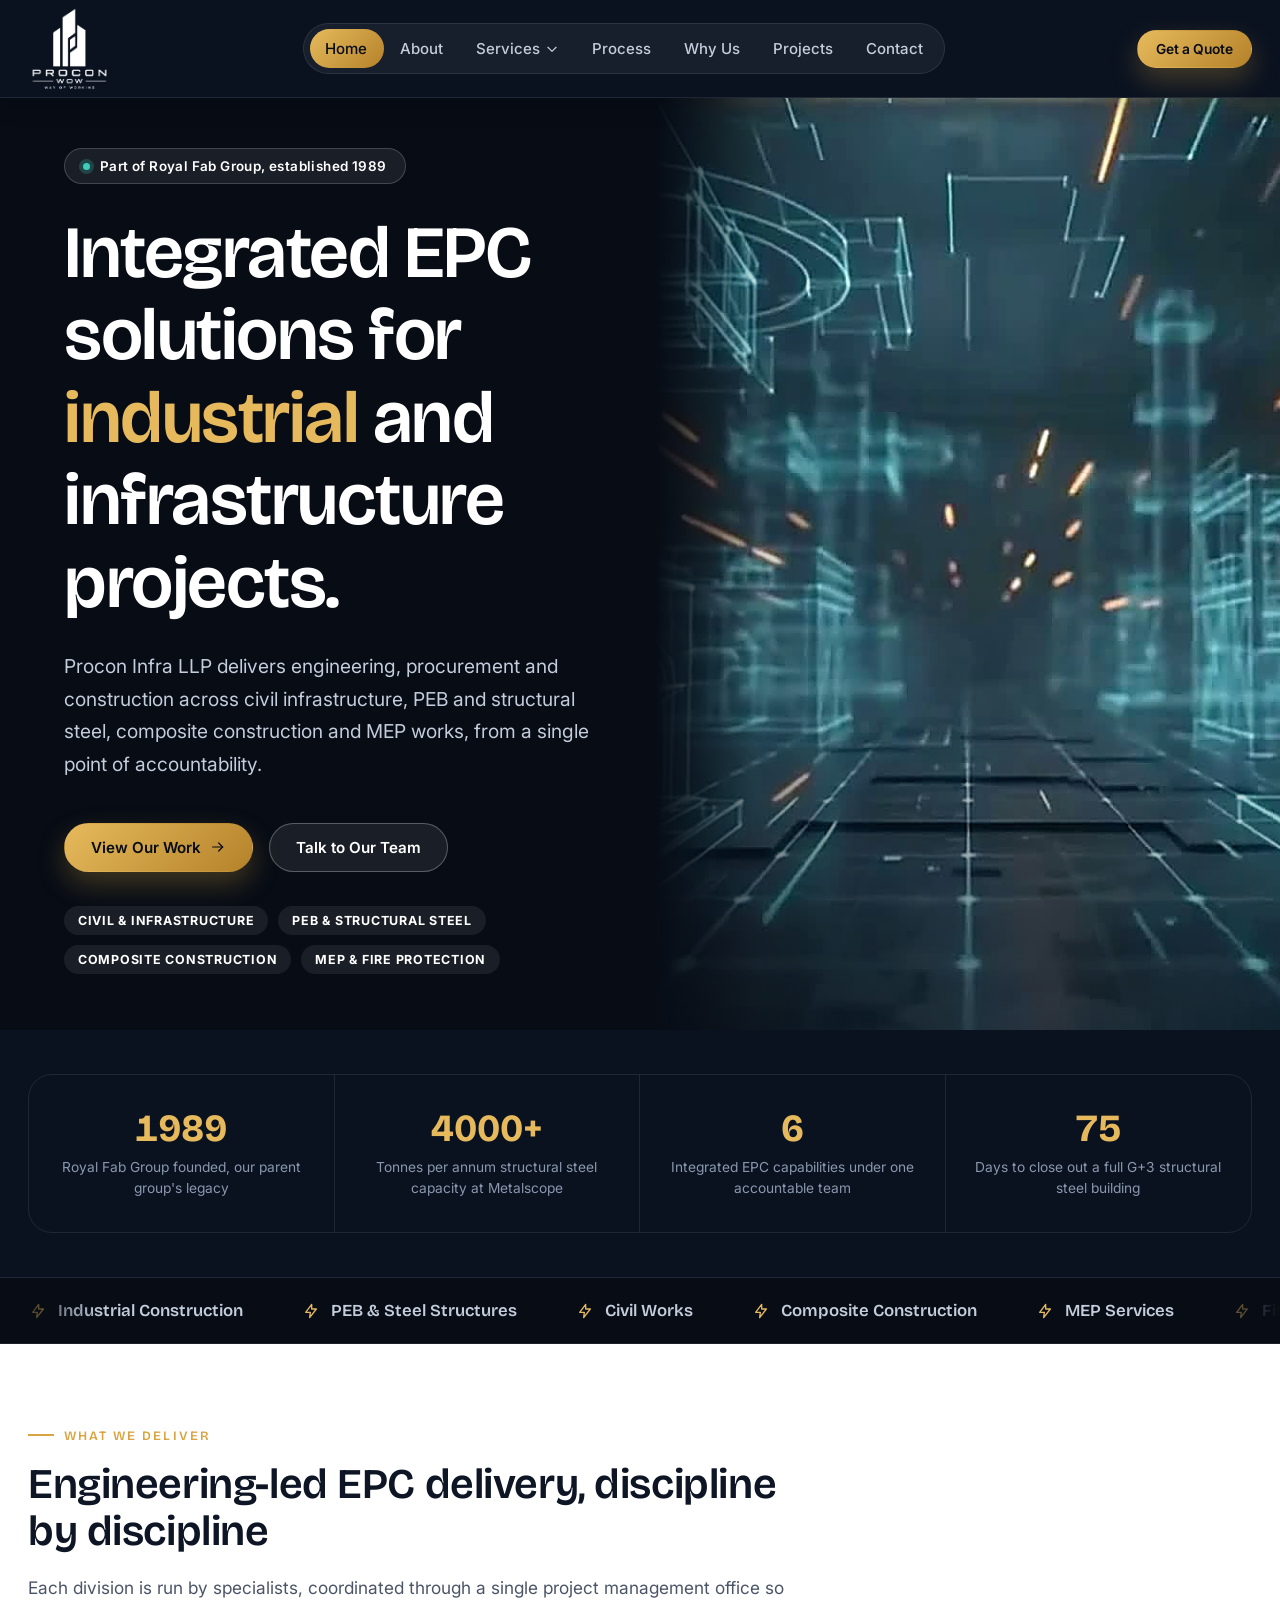
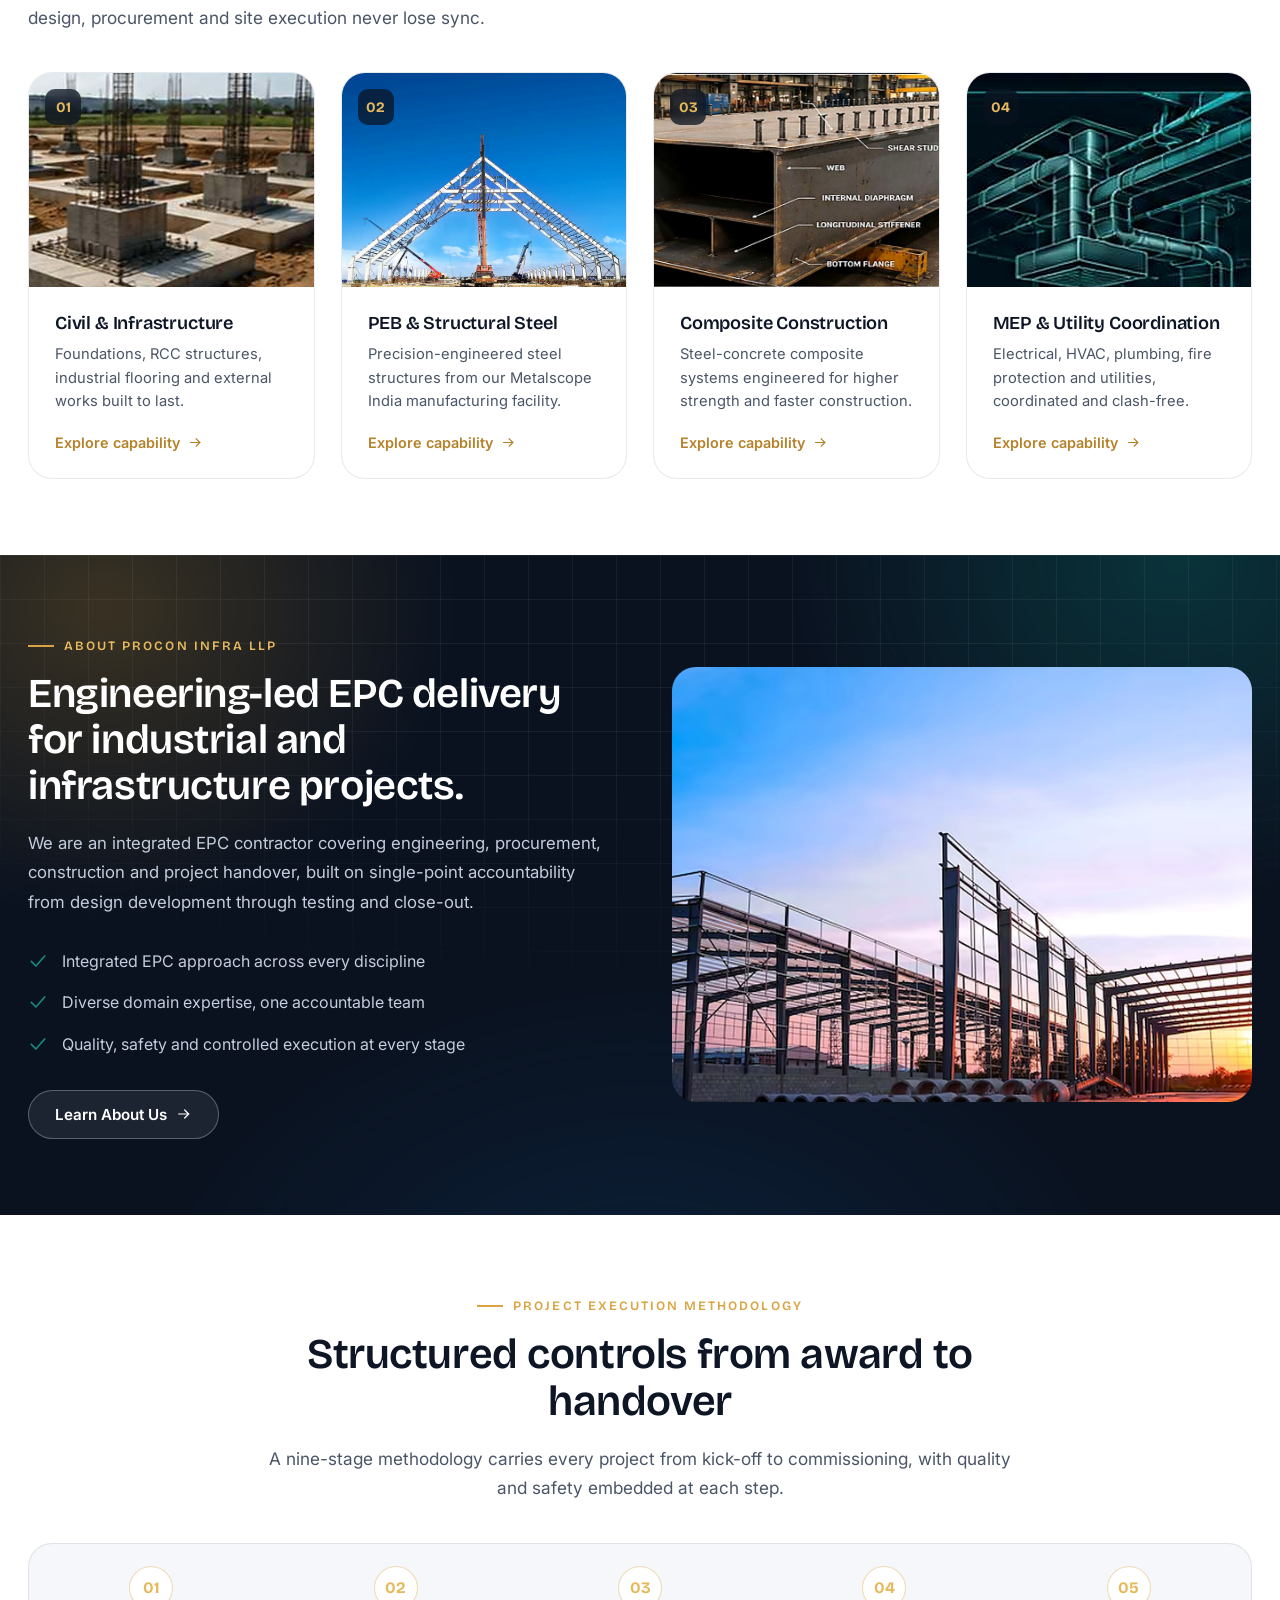
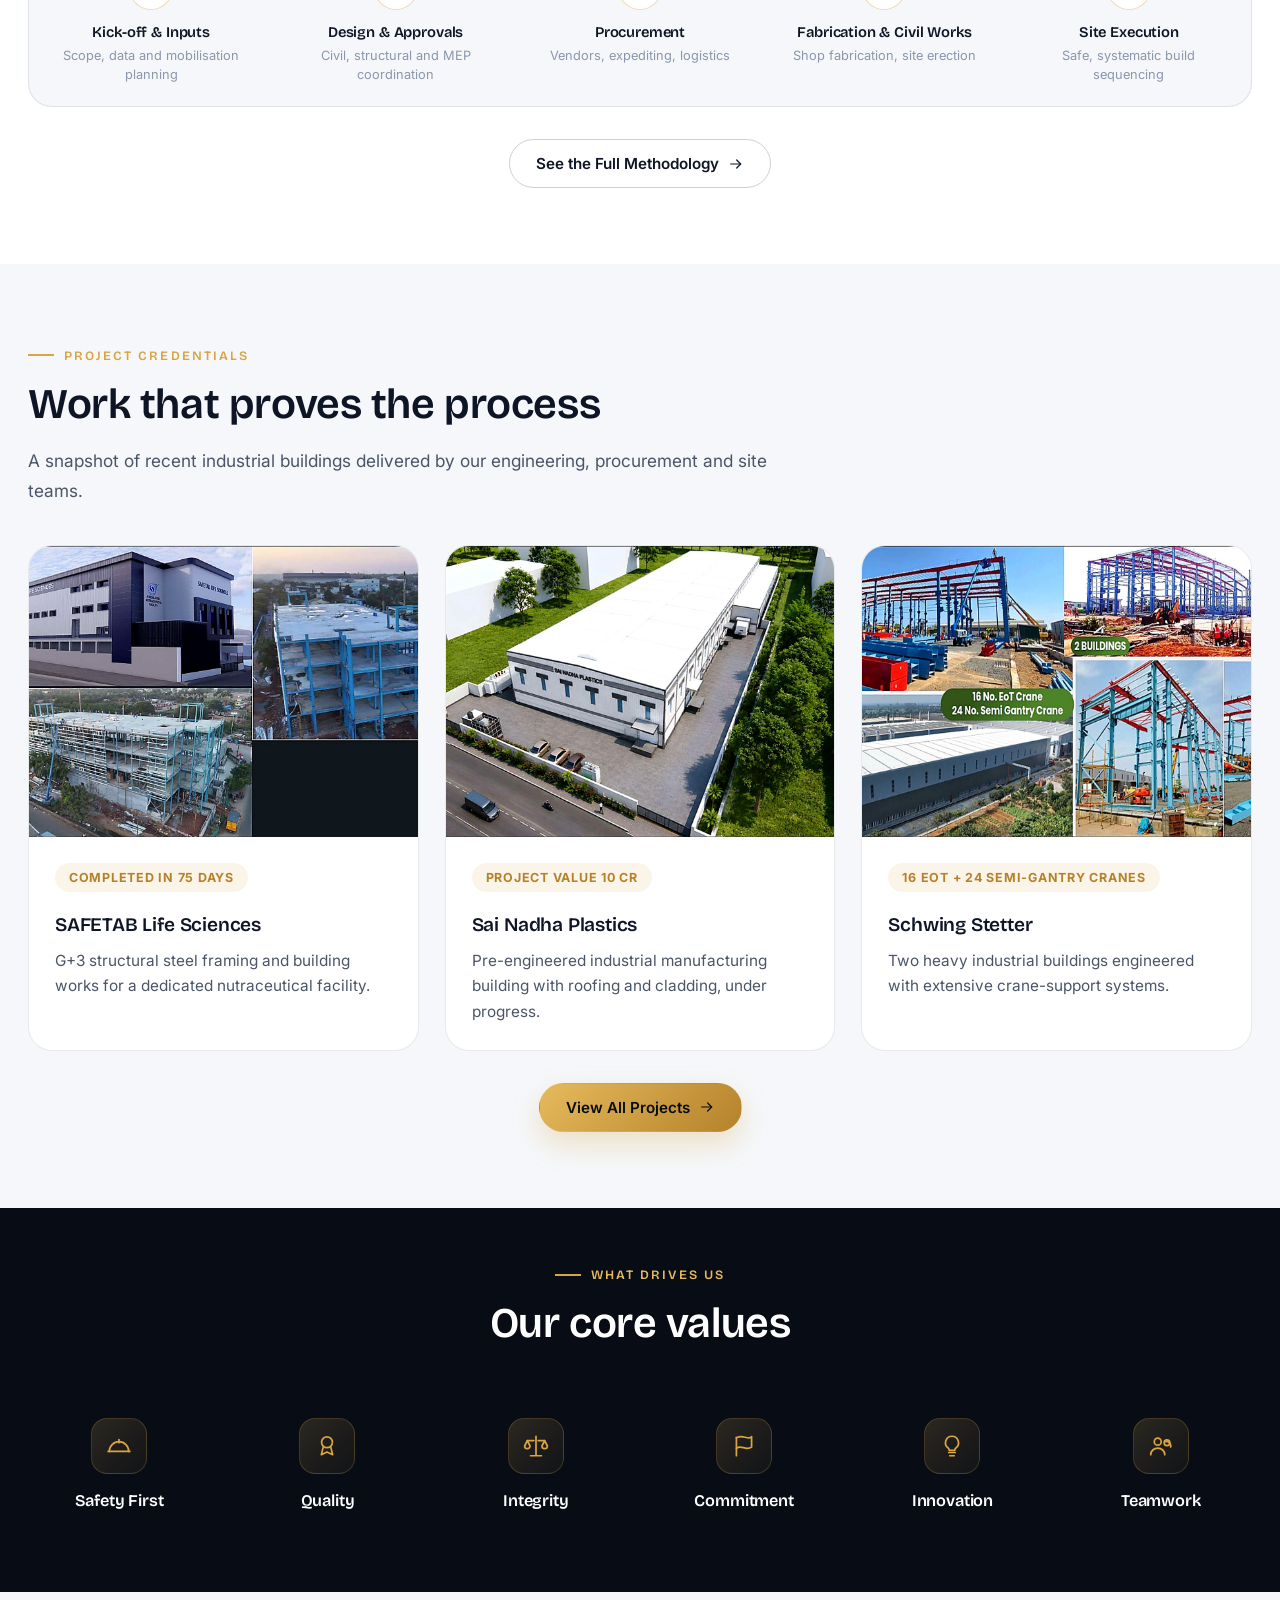
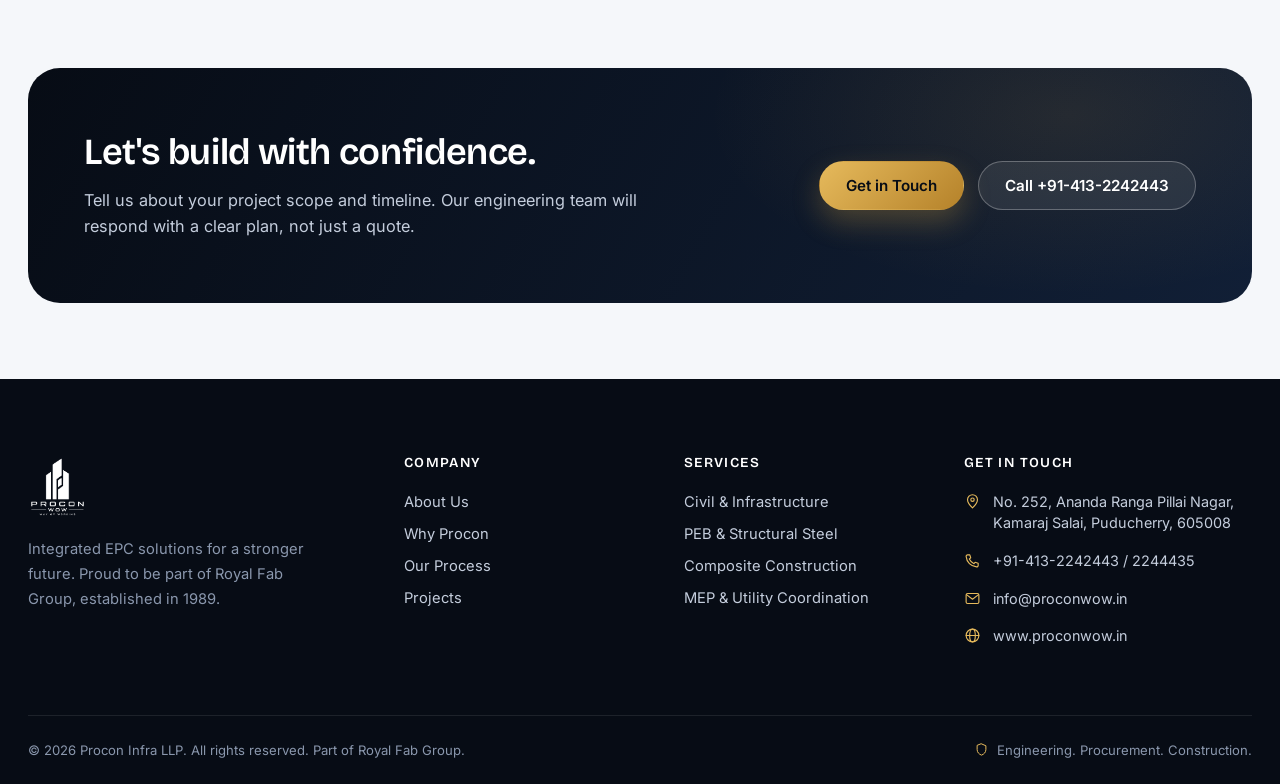
<file: index.html>
<!doctype html>
<html lang="en">
<head>
<meta charset="UTF-8">
<meta name="viewport" content="width=device-width, initial-scale=1.0">
<title>Procon Infra LLP | Engineering, Procurement, Construction</title>
<meta name="description" content="Procon Infra LLP delivers integrated EPC solutions across industrial construction, PEB and structural steel, civil infrastructure, composite construction and MEP works. Part of Royal Fab Group, established 1989.">
<link rel="icon" href="assets/images/logo-black.jpg">
<link rel="stylesheet" href="css/style.css">
</head>
<body>

<!-- ===================== NAVBAR ===================== -->
<header class="navbar">
  <div class="navbar__inner">
    <a href="index.html" class="brand"><span class="brand__chip"><img src="assets/images/logo-white.png" alt="Procon Infra LLP"></span></a>

    <nav class="nav-pills" aria-label="Primary">
      <span class="nav-pills__glow"></span>
      <div class="nav-item"><a href="index.html" class="nav-link is-active">Home</a></div>
      <div class="nav-item"><a href="about.html" class="nav-link">About</a></div>
      <div class="nav-item has-dropdown">
        <a href="services/index.html" class="nav-link">Services
          <svg class="icon" viewBox="0 0 24 24" fill="none" stroke="currentColor" stroke-width="2" stroke-linecap="round" stroke-linejoin="round"><polyline points="5 9 12 16 19 9"/></svg>
        </a>
        <div class="nav-dropdown">
          <a href="services/civil-infrastructure.html"><span class="ic"><svg class="icon" viewBox="0 0 24 24" fill="none" stroke="currentColor" stroke-width="1.6" stroke-linecap="round" stroke-linejoin="round"><path d="M3 21h18"/><path d="M5 21V10l3-3 3 3v11"/><path d="M13 21V7l3-3 3 3v14"/></svg></span>Civil &amp; Infrastructure</a>
          <a href="services/peb-structural-steel.html"><span class="ic"><svg class="icon" viewBox="0 0 24 24" fill="none" stroke="currentColor" stroke-width="1.6" stroke-linecap="round" stroke-linejoin="round"><path d="M3 20V9l9-5 9 5v11"/><path d="M3 9l9 5 9-5"/><path d="M12 14v6"/></svg></span>PEB &amp; Structural Steel</a>
          <a href="services/composite-construction.html"><span class="ic"><svg class="icon" viewBox="0 0 24 24" fill="none" stroke="currentColor" stroke-width="1.6" stroke-linecap="round" stroke-linejoin="round"><path d="M12 3l9 4.5-9 4.5-9-4.5L12 3z"/><path d="M3 12l9 4.5 9-4.5"/><path d="M3 16.5L12 21l9-4.5"/></svg></span>Composite Construction</a>
          <a href="services/mep-utility.html"><span class="ic"><svg class="icon" viewBox="0 0 24 24" fill="none" stroke="currentColor" stroke-width="1.6" stroke-linecap="round" stroke-linejoin="round"><circle cx="12" cy="12" r="3"/><path d="M12 3v2.2M12 18.8V21M21 12h-2.2M5.2 12H3M18.1 5.9l-1.6 1.6M7.5 16.5l-1.6 1.6M18.1 18.1l-1.6-1.6M7.5 7.5L5.9 5.9"/></svg></span>MEP &amp; Utility Coordination</a>
        </div>
      </div>
      <div class="nav-item"><a href="process.html" class="nav-link">Process</a></div>
      <div class="nav-item"><a href="why-procon.html" class="nav-link">Why Us</a></div>
      <div class="nav-item"><a href="projects.html" class="nav-link">Projects</a></div>
      <div class="nav-item"><a href="contact.html" class="nav-link">Contact</a></div>
    </nav>

    <div class="nav-cta">
      <a href="contact.html" class="btn btn-gold btn-sm">Get a Quote</a>
      <button class="navbar__toggle" aria-label="Open menu">
        <svg class="icon" viewBox="0 0 24 24" fill="none" stroke="currentColor" stroke-width="1.8" stroke-linecap="round"><line x1="3.5" y1="7" x2="20.5" y2="7"/><line x1="3.5" y1="12" x2="20.5" y2="12"/><line x1="3.5" y1="17" x2="20.5" y2="17"/></svg>
      </button>
    </div>
  </div>
</header>

<!-- ===================== MOBILE DRAWER ===================== -->
<div class="mobile-drawer">
  <div class="mobile-drawer__top">
    <span class="brand__chip"><img src="assets/images/logo-white.png" alt="Procon Infra LLP"></span>
    <button class="mobile-drawer__close" aria-label="Close menu">
      <svg class="icon" style="width:22px;height:22px;color:#fff" viewBox="0 0 24 24" fill="none" stroke="currentColor" stroke-width="1.8" stroke-linecap="round"><line x1="5" y1="5" x2="19" y2="19"/><line x1="19" y1="5" x2="5" y2="19"/></svg>
    </button>
  </div>
  <ul class="mobile-drawer__list">
    <li><a href="index.html">Home</a></li>
    <li><a href="about.html">About</a></li>
    <li class="mdrop">
      <div class="mdrop__head">Services <svg class="icon" viewBox="0 0 24 24" fill="none" stroke="currentColor" stroke-width="2" stroke-linecap="round" stroke-linejoin="round"><polyline points="5 9 12 16 19 9"/></svg></div>
      <div class="mdrop__panel">
        <a href="services/civil-infrastructure.html">Civil &amp; Infrastructure</a>
        <a href="services/peb-structural-steel.html">PEB &amp; Structural Steel</a>
        <a href="services/composite-construction.html">Composite Construction</a>
        <a href="services/mep-utility.html">MEP &amp; Utility Coordination</a>
      </div>
    </li>
    <li><a href="process.html">Process</a></li>
    <li><a href="why-procon.html">Why Us</a></li>
    <li><a href="projects.html">Projects</a></li>
    <li><a href="contact.html">Contact</a></li>
  </ul>
  <div class="mobile-drawer__cta"><a href="contact.html" class="btn btn-gold">Get a Quote</a></div>
  <div class="mobile-drawer__contact">
    +91-413-2242443 / 2244435<br>info@proconwow.in<br>
    No. 252, Ananda Ranga Pillai Nagar, Kamaraj Salai, Puducherry, 605008
  </div>
</div>

<!-- ===================== HERO ===================== -->
<section class="hero surface-grid">
  <div class="hero__text">
    <div class="hero__inner">
      <span class="hero__badge"><span class="dot"></span> Part of Royal Fab Group, established 1989</span>
      <h1>Integrated EPC solutions for <em>industrial</em> and infrastructure projects.</h1>
      <p class="lead">Procon Infra LLP delivers engineering, procurement and construction across civil infrastructure, PEB and structural steel, composite construction and MEP works, from a single point of accountability.</p>
      <div class="hero__actions">
        <a href="projects.html" class="btn btn-gold">View Our Work
          <svg viewBox="0 0 24 24" fill="none" stroke="currentColor" stroke-width="1.8" stroke-linecap="round" stroke-linejoin="round"><line x1="4" y1="12" x2="19" y2="12"/><polyline points="13 6 19 12 13 18"/></svg>
        </a>
        <a href="contact.html" class="btn btn-ghost-light">Talk to Our Team</a>
      </div>
      <div class="hero__chips" style="display:flex;flex-wrap:wrap;gap:10px;margin-top:34px">
        <span class="pill-tag" style="background:rgba(255,255,255,.08);color:#fff">Civil &amp; Infrastructure</span>
        <span class="pill-tag" style="background:rgba(255,255,255,.08);color:#fff">PEB &amp; Structural Steel</span>
        <span class="pill-tag" style="background:rgba(255,255,255,.08);color:#fff">Composite Construction</span>
        <span class="pill-tag" style="background:rgba(255,255,255,.08);color:#fff">MEP &amp; Fire Protection</span>
      </div>
    </div>
  </div>
  <div class="hero__media">
    <video autoplay muted loop playsinline poster="assets/video/hero-poster.jpg">
      <source src="assets/video/hero-sm.mp4" type="video/mp4" media="(max-width:760px)">
      <source src="assets/video/hero.mp4" type="video/mp4">
    </video>
  </div>
</section>

<!-- ===================== TRUST / STATS ===================== -->
<section class="bg-navy900" style="background:var(--navy-900); padding:44px 0; border-bottom:1px solid var(--line-dark)">
  <div class="container reveal">
    <div class="stat-strip" style="border-color:var(--line-dark)">
      <div class="stat">
        <div class="num"><span class="count" data-target="1989">0</span></div>
        <div class="label">Royal Fab Group founded, our parent group's legacy</div>
      </div>
      <div class="stat">
        <div class="num"><span class="count" data-target="4000" data-suffix="+">0</span></div>
        <div class="label">Tonnes per annum structural steel capacity at Metalscope</div>
      </div>
      <div class="stat">
        <div class="num"><span class="count" data-target="6">0</span></div>
        <div class="label">Integrated EPC capabilities under one accountable team</div>
      </div>
      <div class="stat">
        <div class="num"><span class="count" data-target="75">0</span></div>
        <div class="label">Days to close out a full G+3 structural steel building</div>
      </div>
    </div>
  </div>
</section>

<!-- ===================== CAPABILITIES MARQUEE ===================== -->
<section style="background:var(--navy-950); padding:22px 0; border-bottom:1px solid var(--line-dark)">
  <div class="marquee">
    <div class="marquee__track">
      <span class="marquee__item"><svg viewBox="0 0 24 24" fill="none" stroke="currentColor" stroke-width="2" stroke-linecap="round" stroke-linejoin="round"><polygon points="13 2 4 14 11 14 10 22 20 9 13 9 13 2"/></svg> Industrial Construction</span>
      <span class="marquee__item"><svg viewBox="0 0 24 24" fill="none" stroke="currentColor" stroke-width="2" stroke-linecap="round" stroke-linejoin="round"><polygon points="13 2 4 14 11 14 10 22 20 9 13 9 13 2"/></svg> PEB &amp; Steel Structures</span>
      <span class="marquee__item"><svg viewBox="0 0 24 24" fill="none" stroke="currentColor" stroke-width="2" stroke-linecap="round" stroke-linejoin="round"><polygon points="13 2 4 14 11 14 10 22 20 9 13 9 13 2"/></svg> Civil Works</span>
      <span class="marquee__item"><svg viewBox="0 0 24 24" fill="none" stroke="currentColor" stroke-width="2" stroke-linecap="round" stroke-linejoin="round"><polygon points="13 2 4 14 11 14 10 22 20 9 13 9 13 2"/></svg> Composite Construction</span>
      <span class="marquee__item"><svg viewBox="0 0 24 24" fill="none" stroke="currentColor" stroke-width="2" stroke-linecap="round" stroke-linejoin="round"><polygon points="13 2 4 14 11 14 10 22 20 9 13 9 13 2"/></svg> MEP Services</span>
      <span class="marquee__item"><svg viewBox="0 0 24 24" fill="none" stroke="currentColor" stroke-width="2" stroke-linecap="round" stroke-linejoin="round"><polygon points="13 2 4 14 11 14 10 22 20 9 13 9 13 2"/></svg> Fire Protection Systems</span>
      <span class="marquee__item"><svg viewBox="0 0 24 24" fill="none" stroke="currentColor" stroke-width="2" stroke-linecap="round" stroke-linejoin="round"><polygon points="13 2 4 14 11 14 10 22 20 9 13 9 13 2"/></svg> Industrial Construction</span>
      <span class="marquee__item"><svg viewBox="0 0 24 24" fill="none" stroke="currentColor" stroke-width="2" stroke-linecap="round" stroke-linejoin="round"><polygon points="13 2 4 14 11 14 10 22 20 9 13 9 13 2"/></svg> PEB &amp; Steel Structures</span>
      <span class="marquee__item"><svg viewBox="0 0 24 24" fill="none" stroke="currentColor" stroke-width="2" stroke-linecap="round" stroke-linejoin="round"><polygon points="13 2 4 14 11 14 10 22 20 9 13 9 13 2"/></svg> Civil Works</span>
      <span class="marquee__item"><svg viewBox="0 0 24 24" fill="none" stroke="currentColor" stroke-width="2" stroke-linecap="round" stroke-linejoin="round"><polygon points="13 2 4 14 11 14 10 22 20 9 13 9 13 2"/></svg> Composite Construction</span>
      <span class="marquee__item"><svg viewBox="0 0 24 24" fill="none" stroke="currentColor" stroke-width="2" stroke-linecap="round" stroke-linejoin="round"><polygon points="13 2 4 14 11 14 10 22 20 9 13 9 13 2"/></svg> MEP Services</span>
      <span class="marquee__item"><svg viewBox="0 0 24 24" fill="none" stroke="currentColor" stroke-width="2" stroke-linecap="round" stroke-linejoin="round"><polygon points="13 2 4 14 11 14 10 22 20 9 13 9 13 2"/></svg> Fire Protection Systems</span>
    </div>
  </div>
</section>

<!-- ===================== SERVICES ===================== -->
<section class="section bg-white">
  <div class="container">
    <div class="section-head reveal">
      <span class="eyebrow">What we deliver</span>
      <h2>Engineering-led EPC delivery, discipline by discipline</h2>
      <p>Each division is run by specialists, coordinated through a single project management office so design, procurement and site execution never lose sync.</p>
    </div>
    <div class="grid grid-4 reveal reveal-stagger">
      <a href="services/civil-infrastructure.html" class="feature-card spot-card tilt" style="--i:0">
        <div class="feature-card__media"><span class="feature-card__num">01</span><img src="assets/images/civil-foundations.jpg" alt="Civil and infrastructure foundation works"></div>
        <div class="feature-card__body">
          <h3>Civil &amp; Infrastructure</h3>
          <p style="margin-top:10px;color:var(--tx-d2);font-size:.92rem;line-height:1.6">Foundations, RCC structures, industrial flooring and external works built to last.</p>
          <span class="card-link">Explore capability <svg viewBox="0 0 24 24" fill="none" stroke="currentColor" stroke-width="1.8" stroke-linecap="round" stroke-linejoin="round"><line x1="4" y1="12" x2="19" y2="12"/><polyline points="13 6 19 12 13 18"/></svg></span>
        </div>
      </a>
      <a href="services/peb-structural-steel.html" class="feature-card spot-card tilt" style="--i:1">
        <div class="feature-card__media"><span class="feature-card__num">02</span><img src="assets/images/peb-erection.jpg" alt="Pre-engineered building erection"></div>
        <div class="feature-card__body">
          <h3>PEB &amp; Structural Steel</h3>
          <p style="margin-top:10px;color:var(--tx-d2);font-size:.92rem;line-height:1.6">Precision-engineered steel structures from our Metalscope India manufacturing facility.</p>
          <span class="card-link">Explore capability <svg viewBox="0 0 24 24" fill="none" stroke="currentColor" stroke-width="1.8" stroke-linecap="round" stroke-linejoin="round"><line x1="4" y1="12" x2="19" y2="12"/><polyline points="13 6 19 12 13 18"/></svg></span>
        </div>
      </a>
      <a href="services/composite-construction.html" class="feature-card spot-card tilt" style="--i:2">
        <div class="feature-card__media"><span class="feature-card__num">03</span><img src="assets/images/composite-box-girder.jpg" alt="Composite box girder fabrication"></div>
        <div class="feature-card__body">
          <h3>Composite Construction</h3>
          <p style="margin-top:10px;color:var(--tx-d2);font-size:.92rem;line-height:1.6">Steel-concrete composite systems engineered for higher strength and faster construction.</p>
          <span class="card-link">Explore capability <svg viewBox="0 0 24 24" fill="none" stroke="currentColor" stroke-width="1.8" stroke-linecap="round" stroke-linejoin="round"><line x1="4" y1="12" x2="19" y2="12"/><polyline points="13 6 19 12 13 18"/></svg></span>
        </div>
      </a>
      <a href="services/mep-utility.html" class="feature-card spot-card tilt" style="--i:3">
        <div class="feature-card__media"><span class="feature-card__num">04</span><img src="assets/images/mep-hvac.jpg" alt="MEP HVAC coordination render"></div>
        <div class="feature-card__body">
          <h3>MEP &amp; Utility Coordination</h3>
          <p style="margin-top:10px;color:var(--tx-d2);font-size:.92rem;line-height:1.6">Electrical, HVAC, plumbing, fire protection and utilities, coordinated and clash-free.</p>
          <span class="card-link">Explore capability <svg viewBox="0 0 24 24" fill="none" stroke="currentColor" stroke-width="1.8" stroke-linecap="round" stroke-linejoin="round"><line x1="4" y1="12" x2="19" y2="12"/><polyline points="13 6 19 12 13 18"/></svg></span>
        </div>
      </a>
    </div>
  </div>
</section>

<!-- ===================== ABOUT TEASER ===================== -->
<section class="section bg-panel surface-aurora surface-grid" style="overflow:hidden">
  <div class="container">
    <div class="split">
      <div class="reveal">
        <span class="eyebrow">About Procon Infra LLP</span>
        <h2 style="font-size:clamp(1.9rem,3.2vw,2.6rem);color:#fff">Engineering-led EPC delivery for industrial and infrastructure projects.</h2>
        <p style="margin-top:20px;color:var(--tx-2);font-size:1.05rem;line-height:1.75">We are an integrated EPC contractor covering engineering, procurement, construction and project handover, built on single-point accountability from design development through testing and close-out.</p>
        <ul class="check-list mt-32">
          <li><svg viewBox="0 0 24 24" fill="none" stroke="currentColor" stroke-width="2" stroke-linecap="round" stroke-linejoin="round"><polyline points="4 12.5 9.5 18 20 6"/></svg> Integrated EPC approach across every discipline</li>
          <li><svg viewBox="0 0 24 24" fill="none" stroke="currentColor" stroke-width="2" stroke-linecap="round" stroke-linejoin="round"><polyline points="4 12.5 9.5 18 20 6"/></svg> Diverse domain expertise, one accountable team</li>
          <li><svg viewBox="0 0 24 24" fill="none" stroke="currentColor" stroke-width="2" stroke-linecap="round" stroke-linejoin="round"><polyline points="4 12.5 9.5 18 20 6"/></svg> Quality, safety and controlled execution at every stage</li>
        </ul>
        <a href="about.html" class="btn btn-ghost-light mt-32">Learn About Us
          <svg viewBox="0 0 24 24" fill="none" stroke="currentColor" stroke-width="1.8" stroke-linecap="round" stroke-linejoin="round"><line x1="4" y1="12" x2="19" y2="12"/><polyline points="13 6 19 12 13 18"/></svg>
        </a>
      </div>
      <div class="rounded-media reveal" style="aspect-ratio:4/3">
        <img src="assets/images/hero-construction-sunset.jpg" alt="Steel structure under construction at sunset">
      </div>
    </div>
  </div>
</section>

<!-- ===================== PROCESS TEASER ===================== -->
<section class="section bg-white">
  <div class="container">
    <div class="section-head center reveal">
      <span class="eyebrow">Project execution methodology</span>
      <h2>Structured controls from award to handover</h2>
      <p>A nine-stage methodology carries every project from kick-off to commissioning, with quality and safety embedded at each step.</p>
    </div>
    <div class="mini-steps reveal reveal-stagger" style="border:1px solid var(--line-light);border-radius:var(--radius-lg);background:var(--paper)">
      <div class="mini-step" style="--i:0"><div class="mini-step__num" style="background:#fff;border-color:rgba(217,164,65,.4)">01</div><h4 style="color:var(--tx-d1)">Kick-off &amp; Inputs</h4><p>Scope, data and mobilisation planning</p></div>
      <div class="mini-step" style="--i:1"><div class="mini-step__num" style="background:#fff;border-color:rgba(217,164,65,.4)">02</div><h4 style="color:var(--tx-d1)">Design &amp; Approvals</h4><p>Civil, structural and MEP coordination</p></div>
      <div class="mini-step" style="--i:2"><div class="mini-step__num" style="background:#fff;border-color:rgba(217,164,65,.4)">03</div><h4 style="color:var(--tx-d1)">Procurement</h4><p>Vendors, expediting, logistics</p></div>
      <div class="mini-step" style="--i:3"><div class="mini-step__num" style="background:#fff;border-color:rgba(217,164,65,.4)">04</div><h4 style="color:var(--tx-d1)">Fabrication &amp; Civil Works</h4><p>Shop fabrication, site erection</p></div>
      <div class="mini-step" style="--i:4"><div class="mini-step__num" style="background:#fff;border-color:rgba(217,164,65,.4)">05</div><h4 style="color:var(--tx-d1)">Site Execution</h4><p>Safe, systematic build sequencing</p></div>
    </div>
    <div class="text-center mt-32 reveal">
      <a href="process.html" class="btn btn-ghost-dark">See the Full Methodology
        <svg viewBox="0 0 24 24" fill="none" stroke="currentColor" stroke-width="1.8" stroke-linecap="round" stroke-linejoin="round"><line x1="4" y1="12" x2="19" y2="12"/><polyline points="13 6 19 12 13 18"/></svg>
      </a>
    </div>
  </div>
</section>

<!-- ===================== FEATURED PROJECTS ===================== -->
<section class="section bg-paper">
  <div class="container">
    <div class="section-head reveal">
      <span class="eyebrow">Project credentials</span>
      <h2>Work that proves the process</h2>
      <p>A snapshot of recent industrial buildings delivered by our engineering, procurement and site teams.</p>
    </div>
    <div class="grid grid-3 reveal reveal-stagger">
      <a href="projects.html" class="card spot-card tilt" style="--i:0;padding:0;overflow:hidden">
        <div style="aspect-ratio:4/3;overflow:hidden"><img src="assets/images/project-safetab.jpg" alt="SAFETAB Life Sciences structural steel building" style="width:100%;height:100%;object-fit:cover"></div>
        <div style="padding:26px">
          <span class="pill-tag">Completed in 75 days</span>
          <h3>SAFETAB Life Sciences</h3>
          <p>G+3 structural steel framing and building works for a dedicated nutraceutical facility.</p>
        </div>
      </a>
      <a href="projects.html" class="card spot-card tilt" style="--i:1;padding:0;overflow:hidden">
        <div style="aspect-ratio:4/3;overflow:hidden"><img src="assets/images/project-sainadha.jpg" alt="Sai Nadha Plastics pre-engineered building" style="width:100%;height:100%;object-fit:cover"></div>
        <div style="padding:26px">
          <span class="pill-tag">Project value 10 Cr</span>
          <h3>Sai Nadha Plastics</h3>
          <p>Pre-engineered industrial manufacturing building with roofing and cladding, under progress.</p>
        </div>
      </a>
      <a href="projects.html" class="card spot-card tilt" style="--i:2;padding:0;overflow:hidden">
        <div style="aspect-ratio:4/3;overflow:hidden"><img src="assets/images/project-schwingstetter.jpg" alt="Schwing Stetter heavy industrial steel buildings" style="width:100%;height:100%;object-fit:cover"></div>
        <div style="padding:26px">
          <span class="pill-tag">16 EOT + 24 Semi-Gantry Cranes</span>
          <h3>Schwing Stetter</h3>
          <p>Two heavy industrial buildings engineered with extensive crane-support systems.</p>
        </div>
      </a>
    </div>
    <div class="text-center mt-32 reveal">
      <a href="projects.html" class="btn btn-gold">View All Projects
        <svg viewBox="0 0 24 24" fill="none" stroke="currentColor" stroke-width="1.8" stroke-linecap="round" stroke-linejoin="round"><line x1="4" y1="12" x2="19" y2="12"/><polyline points="13 6 19 12 13 18"/></svg>
      </a>
    </div>
  </div>
</section>

<!-- ===================== VALUES ===================== -->
<section class="section-tight bg-dark surface-dots" style="overflow:hidden">
  <div class="container">
    <div class="section-head center reveal">
      <span class="eyebrow">What drives us</span>
      <h2 style="color:#fff">Our core values</h2>
    </div>
    <div class="grid grid-6 reveal reveal-stagger">
      <div class="value-card" style="--i:0"><div class="icon-badge"><svg viewBox="0 0 24 24" fill="none" stroke="currentColor" stroke-width="1.6" stroke-linecap="round" stroke-linejoin="round"><path d="M3 17a9 9 0 0 1 18 0"/><path d="M2 17h20"/><path d="M12 6v3"/></svg></div><h3 style="color:#fff">Safety First</h3></div>
      <div class="value-card" style="--i:1"><div class="icon-badge"><svg viewBox="0 0 24 24" fill="none" stroke="currentColor" stroke-width="1.6" stroke-linecap="round" stroke-linejoin="round"><circle cx="12" cy="8.5" r="5"/><path d="M8.5 13l-1.7 7 5.2-2.5 5.2 2.5-1.7-7"/></svg></div><h3 style="color:#fff">Quality</h3></div>
      <div class="value-card" style="--i:2"><div class="icon-badge"><svg viewBox="0 0 24 24" fill="none" stroke="currentColor" stroke-width="1.6" stroke-linecap="round" stroke-linejoin="round"><path d="M12 3v17"/><path d="M7 21h10"/><path d="M4 7h6M14 7h6"/><path d="M4 7l-2.5 5a2.5 2.5 0 0 0 5 0z"/><path d="M20 7l-2.5 5a2.5 2.5 0 0 0 5 0z"/></svg></div><h3 style="color:#fff">Integrity</h3></div>
      <div class="value-card" style="--i:3"><div class="icon-badge"><svg viewBox="0 0 24 24" fill="none" stroke="currentColor" stroke-width="1.6" stroke-linecap="round" stroke-linejoin="round"><path d="M5 21V4"/><path d="M5 4.5s2-1.2 4.5-1.2S14 4.5 16.5 4.5 19 3.3 19 3.3V13s-1.5 1.2-4 1.2-4.5-1.2-6.5-1.2S5 14 5 14"/></svg></div><h3 style="color:#fff">Commitment</h3></div>
      <div class="value-card" style="--i:4"><div class="icon-badge"><svg viewBox="0 0 24 24" fill="none" stroke="currentColor" stroke-width="1.6" stroke-linecap="round" stroke-linejoin="round"><path d="M9 18h6"/><path d="M10 21h4"/><path d="M12 3a6 6 0 0 0-3.6 10.8c.6.5 1 1.2 1 2.2h5.2c0-1 .4-1.7 1-2.2A6 6 0 0 0 12 3z"/></svg></div><h3 style="color:#fff">Innovation</h3></div>
      <div class="value-card" style="--i:5"><div class="icon-badge"><svg viewBox="0 0 24 24" fill="none" stroke="currentColor" stroke-width="1.6" stroke-linecap="round" stroke-linejoin="round"><circle cx="9" cy="8" r="3.2"/><path d="M2.5 20c0-3.5 3-6 6.5-6s6.5 2.5 6.5 6"/><circle cx="17.5" cy="9" r="2.6"/><path d="M15.7 8a4 4 0 0 1 5.3 3.8c0 .4 0 .7-.1 1"/></svg></div><h3 style="color:#fff">Teamwork</h3></div>
    </div>
  </div>
</section>

<!-- ===================== CTA ===================== -->
<section class="section bg-paper">
  <div class="container reveal">
    <div class="cta-banner">
      <div class="cta-banner__text">
        <h2>Let's build with confidence.</h2>
        <p>Tell us about your project scope and timeline. Our engineering team will respond with a clear plan, not just a quote.</p>
      </div>
      <div class="cta-banner__actions">
        <a href="contact.html" class="btn btn-gold">Get in Touch</a>
        <a href="tel:+914132242443" class="btn btn-ghost-light">Call +91-413-2242443</a>
      </div>
    </div>
  </div>
</section>

<!-- ===================== FOOTER ===================== -->
<footer class="footer">
  <div class="container">
    <div class="footer__top">
      <div class="footer__brand">
        <img src="assets/images/logo-white.png" alt="Procon Infra LLP">
        <p>Integrated EPC solutions for a stronger future. Proud to be part of Royal Fab Group, established in 1989.</p>
      </div>
      <div>
        <h4>Company</h4>
        <ul class="footer__links">
          <li><a href="about.html">About Us</a></li>
          <li><a href="why-procon.html">Why Procon</a></li>
          <li><a href="process.html">Our Process</a></li>
          <li><a href="projects.html">Projects</a></li>
        </ul>
      </div>
      <div>
        <h4>Services</h4>
        <ul class="footer__links">
          <li><a href="services/civil-infrastructure.html">Civil &amp; Infrastructure</a></li>
          <li><a href="services/peb-structural-steel.html">PEB &amp; Structural Steel</a></li>
          <li><a href="services/composite-construction.html">Composite Construction</a></li>
          <li><a href="services/mep-utility.html">MEP &amp; Utility Coordination</a></li>
        </ul>
      </div>
      <div>
        <h4>Get in Touch</h4>
        <ul class="footer__contact">
          <li><svg viewBox="0 0 24 24" fill="none" stroke="currentColor" stroke-width="1.6" stroke-linecap="round" stroke-linejoin="round"><path d="M12 21s7-6.6 7-11.5A7 7 0 0 0 5 9.5C5 14.4 12 21 12 21z"/><circle cx="12" cy="9.5" r="2.4"/></svg> No. 252, Ananda Ranga Pillai Nagar, Kamaraj Salai, Puducherry, 605008</li>
          <li><svg viewBox="0 0 24 24" fill="none" stroke="currentColor" stroke-width="1.6" stroke-linecap="round" stroke-linejoin="round"><path d="M5 4h3.2l1.3 4.3-2 1.6a13 13 0 0 0 6.6 6.6l1.6-2L20 15.8V19a2 2 0 0 1-2.2 2A16 16 0 0 1 3 6.2 2 2 0 0 1 5 4z"/></svg> +91-413-2242443 / 2244435</li>
          <li><svg viewBox="0 0 24 24" fill="none" stroke="currentColor" stroke-width="1.6" stroke-linecap="round" stroke-linejoin="round"><rect x="3" y="5" width="18" height="14" rx="2"/><path d="M3.5 6.5L12 13l8.5-6.5"/></svg> info@proconwow.in</li>
          <li><svg viewBox="0 0 24 24" fill="none" stroke="currentColor" stroke-width="1.6" stroke-linecap="round" stroke-linejoin="round"><circle cx="12" cy="12" r="9"/><ellipse cx="12" cy="12" rx="4" ry="9"/><line x1="3" y1="12" x2="21" y2="12"/></svg> www.proconwow.in</li>
        </ul>
      </div>
    </div>
    <div class="footer__bottom">
      <span>&copy; 2026 Procon Infra LLP. All rights reserved. Part of Royal Fab Group.</span>
      <span class="footer__badge"><svg viewBox="0 0 24 24" fill="none" stroke="currentColor" stroke-width="1.6" stroke-linecap="round" stroke-linejoin="round"><path d="M12 3l7 3v6c0 4.5-3 7.5-7 9-4-1.5-7-4.5-7-9V6z"/></svg> Engineering. Procurement. Construction.</span>
    </div>
  </div>
</footer>

<button class="to-top" aria-label="Back to top"><svg viewBox="0 0 24 24" fill="none" stroke="currentColor" stroke-width="1.8" stroke-linecap="round" stroke-linejoin="round"><line x1="4" y1="12" x2="19" y2="12"/><polyline points="13 6 19 12 13 18"/></svg></button>

<script src="js/main.js"></script>
</body>
</html>
</file>
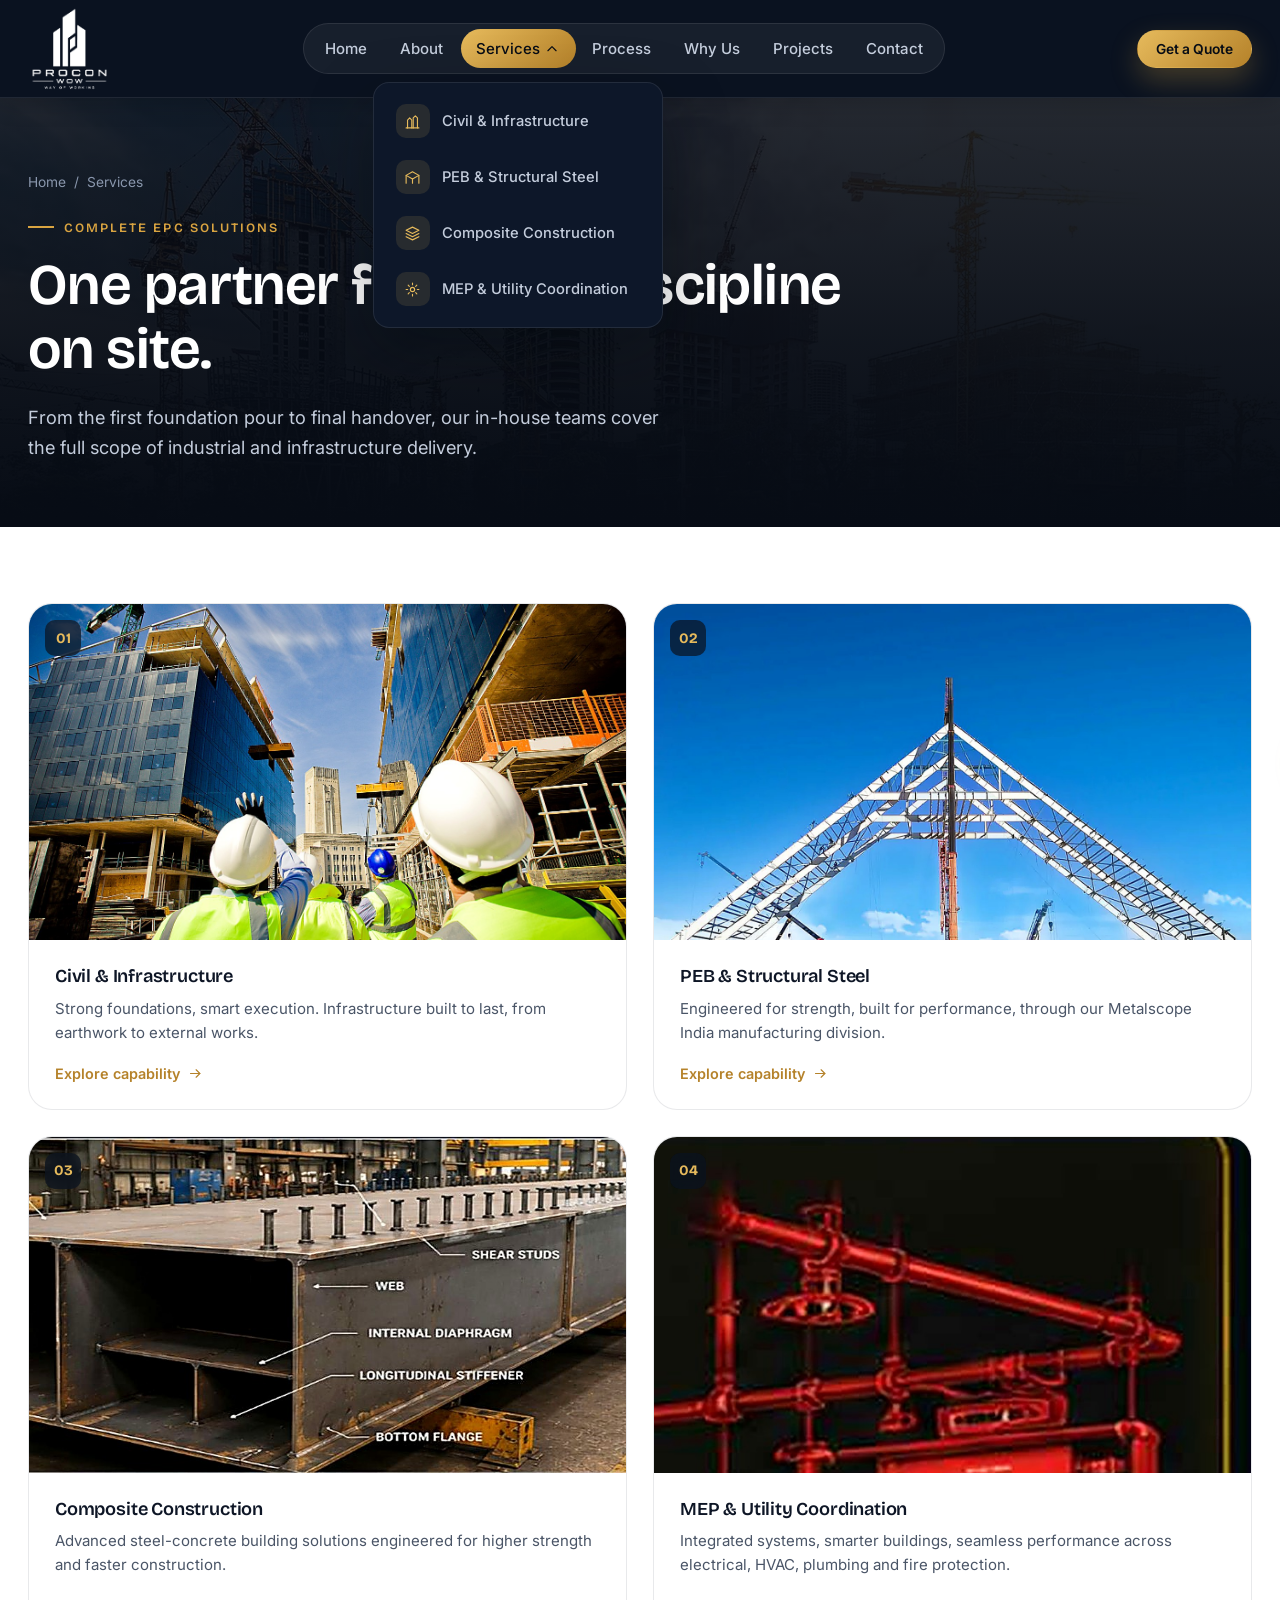
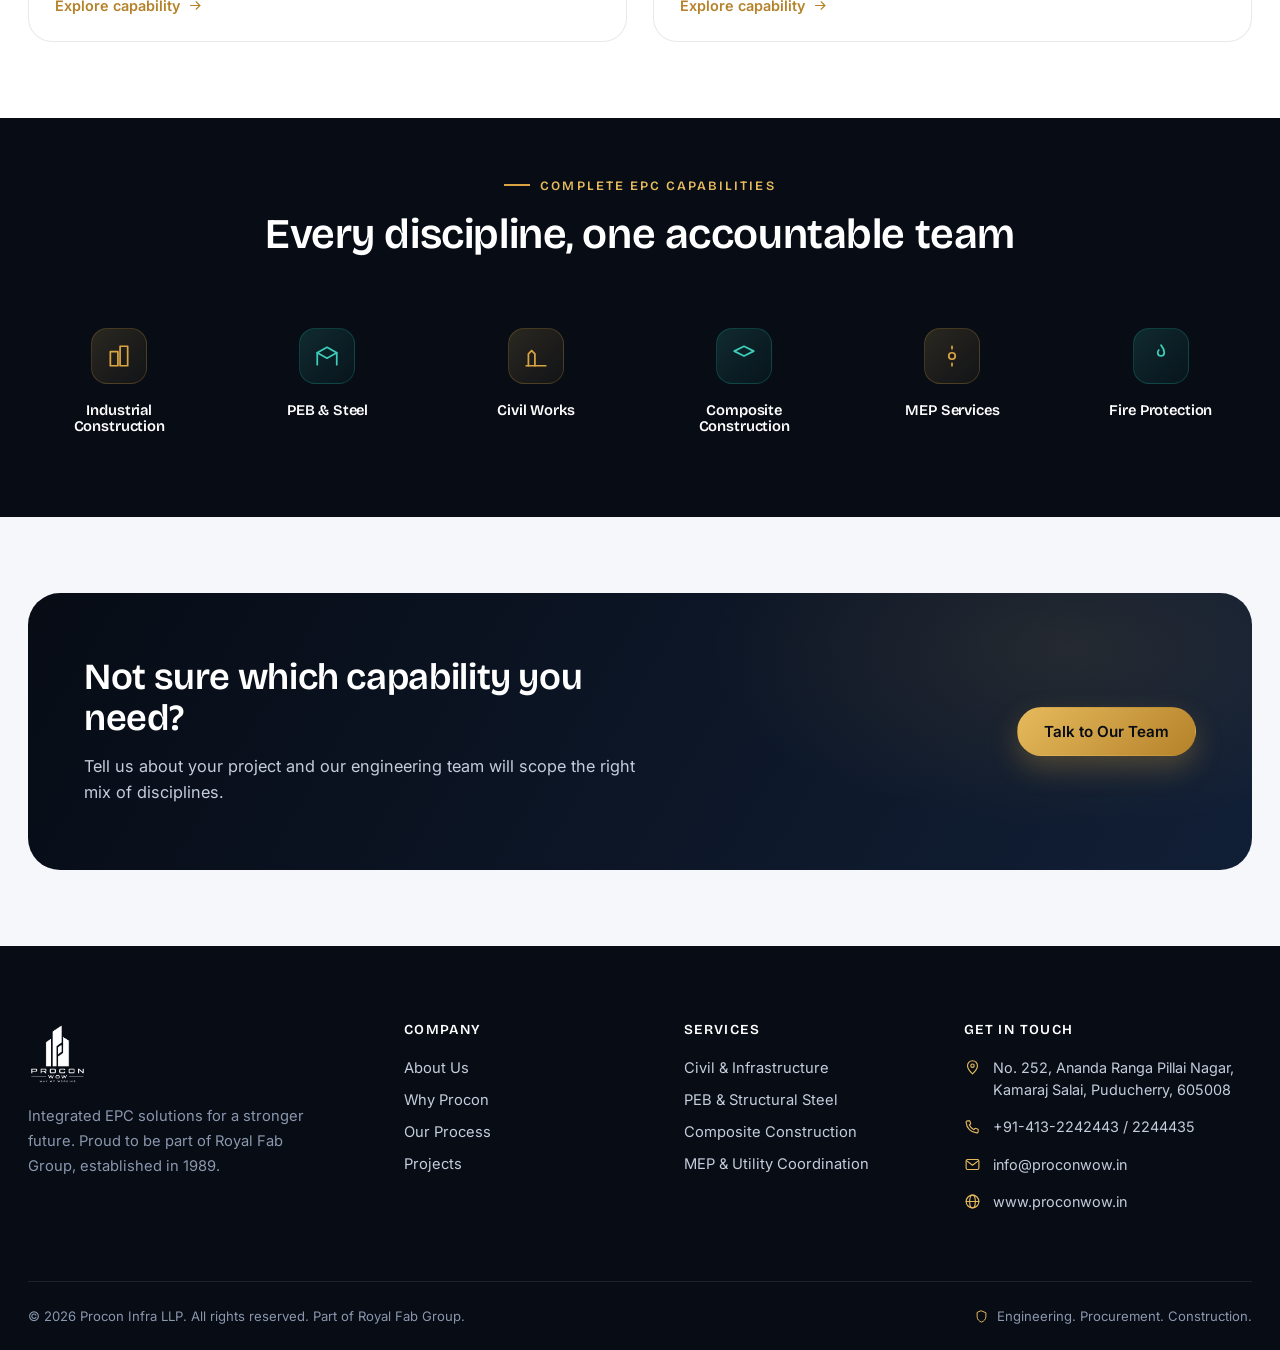
<file: services/index.html>
<!doctype html>
<html lang="en">
<head>
<meta charset="UTF-8">
<meta name="viewport" content="width=device-width, initial-scale=1.0">
<title>Services | Procon Infra LLP</title>
<meta name="description" content="Explore Procon Infra LLP's integrated EPC capabilities: civil and infrastructure, PEB and structural steel, composite construction, and MEP and utility coordination.">
<link rel="icon" href="../assets/images/logo-black.jpg">
<link rel="stylesheet" href="../css/style.css">
</head>
<body>

<!-- ===================== NAVBAR ===================== -->
<header class="navbar">
  <div class="navbar__inner">
    <a href="../index.html" class="brand"><span class="brand__chip"><img src="../assets/images/logo-white.png" alt="Procon Infra LLP"></span></a>
    <nav class="nav-pills" aria-label="Primary">
      <span class="nav-pills__glow"></span>
      <div class="nav-item"><a href="../index.html" class="nav-link">Home</a></div>
      <div class="nav-item"><a href="../about.html" class="nav-link">About</a></div>
      <div class="nav-item has-dropdown open">
        <a href="index.html" class="nav-link is-active">Services
          <svg viewBox="0 0 24 24" fill="none" stroke="currentColor" stroke-width="2" stroke-linecap="round" stroke-linejoin="round"><polyline points="5 9 12 16 19 9"/></svg>
        </a>
        <div class="nav-dropdown">
          <a href="civil-infrastructure.html"><span class="ic"><svg viewBox="0 0 24 24" fill="none" stroke="currentColor" stroke-width="1.6" stroke-linecap="round" stroke-linejoin="round"><path d="M3 21h18"/><path d="M5 21V10l3-3 3 3v11"/><path d="M13 21V7l3-3 3 3v14"/></svg></span>Civil &amp; Infrastructure</a>
          <a href="peb-structural-steel.html"><span class="ic"><svg viewBox="0 0 24 24" fill="none" stroke="currentColor" stroke-width="1.6" stroke-linecap="round" stroke-linejoin="round"><path d="M3 20V9l9-5 9 5v11"/><path d="M3 9l9 5 9-5"/><path d="M12 14v6"/></svg></span>PEB &amp; Structural Steel</a>
          <a href="composite-construction.html"><span class="ic"><svg viewBox="0 0 24 24" fill="none" stroke="currentColor" stroke-width="1.6" stroke-linecap="round" stroke-linejoin="round"><path d="M12 3l9 4.5-9 4.5-9-4.5L12 3z"/><path d="M3 12l9 4.5 9-4.5"/><path d="M3 16.5L12 21l9-4.5"/></svg></span>Composite Construction</a>
          <a href="mep-utility.html"><span class="ic"><svg viewBox="0 0 24 24" fill="none" stroke="currentColor" stroke-width="1.6" stroke-linecap="round" stroke-linejoin="round"><circle cx="12" cy="12" r="3"/><path d="M12 3v2.2M12 18.8V21M21 12h-2.2M5.2 12H3M18.1 5.9l-1.6 1.6M7.5 16.5l-1.6 1.6M18.1 18.1l-1.6-1.6M7.5 7.5L5.9 5.9"/></svg></span>MEP &amp; Utility Coordination</a>
        </div>
      </div>
      <div class="nav-item"><a href="../process.html" class="nav-link">Process</a></div>
      <div class="nav-item"><a href="../why-procon.html" class="nav-link">Why Us</a></div>
      <div class="nav-item"><a href="../projects.html" class="nav-link">Projects</a></div>
      <div class="nav-item"><a href="../contact.html" class="nav-link">Contact</a></div>
    </nav>
    <div class="nav-cta">
      <a href="../contact.html" class="btn btn-gold btn-sm">Get a Quote</a>
      <button class="navbar__toggle" aria-label="Open menu"><svg viewBox="0 0 24 24" fill="none" stroke="currentColor" stroke-width="1.8" stroke-linecap="round"><line x1="3.5" y1="7" x2="20.5" y2="7"/><line x1="3.5" y1="12" x2="20.5" y2="12"/><line x1="3.5" y1="17" x2="20.5" y2="17"/></svg></button>
    </div>
  </div>
</header>

<!-- ===================== MOBILE DRAWER ===================== -->
<div class="mobile-drawer">
  <div class="mobile-drawer__top">
    <span class="brand__chip"><img src="../assets/images/logo-white.png" alt="Procon Infra LLP"></span>
    <button class="mobile-drawer__close" aria-label="Close menu"><svg style="width:22px;height:22px;color:#fff" viewBox="0 0 24 24" fill="none" stroke="currentColor" stroke-width="1.8" stroke-linecap="round"><line x1="5" y1="5" x2="19" y2="19"/><line x1="19" y1="5" x2="5" y2="19"/></svg></button>
  </div>
  <ul class="mobile-drawer__list">
    <li><a href="../index.html">Home</a></li>
    <li><a href="../about.html">About</a></li>
    <li class="mdrop open">
      <div class="mdrop__head">Services <svg viewBox="0 0 24 24" fill="none" stroke="currentColor" stroke-width="2" stroke-linecap="round" stroke-linejoin="round"><polyline points="5 9 12 16 19 9"/></svg></div>
      <div class="mdrop__panel">
        <a href="civil-infrastructure.html">Civil &amp; Infrastructure</a>
        <a href="peb-structural-steel.html">PEB &amp; Structural Steel</a>
        <a href="composite-construction.html">Composite Construction</a>
        <a href="mep-utility.html">MEP &amp; Utility Coordination</a>
      </div>
    </li>
    <li><a href="../process.html">Process</a></li>
    <li><a href="../why-procon.html">Why Us</a></li>
    <li><a href="../projects.html">Projects</a></li>
    <li><a href="../contact.html">Contact</a></li>
  </ul>
  <div class="mobile-drawer__cta"><a href="../contact.html" class="btn btn-gold">Get a Quote</a></div>
  <div class="mobile-drawer__contact">+91-413-2242443 / 2244435<br>info@proconwow.in<br>No. 252, Ananda Ranga Pillai Nagar, Kamaraj Salai, Puducherry, 605008</div>
</div>

<!-- ===================== PAGE HERO ===================== -->
<section class="page-hero surface-grid">
  <div class="page-hero__bg"><img src="../assets/images/services-hero.jpg" alt=""></div>
  <div class="container page-hero__inner">
    <div class="breadcrumb"><a href="../index.html">Home</a><span>/</span><span>Services</span></div>
    <span class="eyebrow">Complete EPC solutions</span>
    <h1>One partner for every discipline on site.</h1>
    <p class="lead">From the first foundation pour to final handover, our in-house teams cover the full scope of industrial and infrastructure delivery.</p>
  </div>
</section>

<!-- ===================== SERVICES BENTO ===================== -->
<section class="section bg-white">
  <div class="container">
    <div class="grid grid-2 reveal reveal-stagger" style="gap:26px">
      <a href="civil-infrastructure.html" class="feature-card spot-card tilt" style="--i:0">
        <div class="feature-card__media" style="aspect-ratio:16/9"><span class="feature-card__num">01</span><img src="../assets/images/civil-rcc.jpg" alt="Civil and infrastructure RCC works"></div>
        <div class="feature-card__body">
          <h3>Civil &amp; Infrastructure</h3>
          <p style="margin-top:10px;color:var(--tx-d2);font-size:.94rem;line-height:1.6">Strong foundations, smart execution. Infrastructure built to last, from earthwork to external works.</p>
          <span class="card-link">Explore capability <svg viewBox="0 0 24 24" fill="none" stroke="currentColor" stroke-width="1.8" stroke-linecap="round" stroke-linejoin="round"><line x1="4" y1="12" x2="19" y2="12"/><polyline points="13 6 19 12 13 18"/></svg></span>
        </div>
      </a>
      <a href="peb-structural-steel.html" class="feature-card spot-card tilt" style="--i:1">
        <div class="feature-card__media" style="aspect-ratio:16/9"><span class="feature-card__num">02</span><img src="../assets/images/peb-erection.jpg" alt="PEB structural steel erection"></div>
        <div class="feature-card__body">
          <h3>PEB &amp; Structural Steel</h3>
          <p style="margin-top:10px;color:var(--tx-d2);font-size:.94rem;line-height:1.6">Engineered for strength, built for performance, through our Metalscope India manufacturing division.</p>
          <span class="card-link">Explore capability <svg viewBox="0 0 24 24" fill="none" stroke="currentColor" stroke-width="1.8" stroke-linecap="round" stroke-linejoin="round"><line x1="4" y1="12" x2="19" y2="12"/><polyline points="13 6 19 12 13 18"/></svg></span>
        </div>
      </a>
      <a href="composite-construction.html" class="feature-card spot-card tilt" style="--i:2">
        <div class="feature-card__media" style="aspect-ratio:16/9"><span class="feature-card__num">03</span><img src="../assets/images/composite-box-girder.jpg" alt="Composite box girder fabrication"></div>
        <div class="feature-card__body">
          <h3>Composite Construction</h3>
          <p style="margin-top:10px;color:var(--tx-d2);font-size:.94rem;line-height:1.6">Advanced steel-concrete building solutions engineered for higher strength and faster construction.</p>
          <span class="card-link">Explore capability <svg viewBox="0 0 24 24" fill="none" stroke="currentColor" stroke-width="1.8" stroke-linecap="round" stroke-linejoin="round"><line x1="4" y1="12" x2="19" y2="12"/><polyline points="13 6 19 12 13 18"/></svg></span>
        </div>
      </a>
      <a href="mep-utility.html" class="feature-card spot-card tilt" style="--i:3">
        <div class="feature-card__media" style="aspect-ratio:16/9"><span class="feature-card__num">04</span><img src="../assets/images/mep-fire.jpg" alt="MEP fire protection coordination render"></div>
        <div class="feature-card__body">
          <h3>MEP &amp; Utility Coordination</h3>
          <p style="margin-top:10px;color:var(--tx-d2);font-size:.94rem;line-height:1.6">Integrated systems, smarter buildings, seamless performance across electrical, HVAC, plumbing and fire protection.</p>
          <span class="card-link">Explore capability <svg viewBox="0 0 24 24" fill="none" stroke="currentColor" stroke-width="1.8" stroke-linecap="round" stroke-linejoin="round"><line x1="4" y1="12" x2="19" y2="12"/><polyline points="13 6 19 12 13 18"/></svg></span>
        </div>
      </a>
    </div>
  </div>
</section>

<!-- ===================== CAPABILITIES STRIP ===================== -->
<section class="section-tight bg-dark surface-dots" style="overflow:hidden">
  <div class="container">
    <div class="section-head center reveal">
      <span class="eyebrow">Complete EPC capabilities</span>
      <h2 style="color:#fff">Every discipline, one accountable team</h2>
    </div>
    <div class="grid grid-6 reveal reveal-stagger">
      <div class="value-card" style="--i:0"><div class="icon-badge"><svg viewBox="0 0 24 24" fill="none" stroke="currentColor" stroke-width="1.6" stroke-linecap="round" stroke-linejoin="round"><rect x="4" y="8" width="7" height="13"/><rect x="13" y="3" width="7" height="18"/></svg></div><h3 style="color:#fff;font-size:.92rem">Industrial Construction</h3></div>
      <div class="value-card" style="--i:1"><div class="icon-badge teal"><svg viewBox="0 0 24 24" fill="none" stroke="currentColor" stroke-width="1.6" stroke-linecap="round" stroke-linejoin="round"><path d="M3 20V9l9-5 9 5v11"/><path d="M3 9l9 5 9-5"/></svg></div><h3 style="color:#fff;font-size:.92rem">PEB &amp; Steel</h3></div>
      <div class="value-card" style="--i:2"><div class="icon-badge"><svg viewBox="0 0 24 24" fill="none" stroke="currentColor" stroke-width="1.6" stroke-linecap="round" stroke-linejoin="round"><path d="M3 21h18"/><path d="M5 21V10l3-3 3 3v11"/></svg></div><h3 style="color:#fff;font-size:.92rem">Civil Works</h3></div>
      <div class="value-card" style="--i:3"><div class="icon-badge teal"><svg viewBox="0 0 24 24" fill="none" stroke="currentColor" stroke-width="1.6" stroke-linecap="round" stroke-linejoin="round"><path d="M12 3l9 4.5-9 4.5-9-4.5L12 3z"/></svg></div><h3 style="color:#fff;font-size:.92rem">Composite Construction</h3></div>
      <div class="value-card" style="--i:4"><div class="icon-badge"><svg viewBox="0 0 24 24" fill="none" stroke="currentColor" stroke-width="1.6" stroke-linecap="round" stroke-linejoin="round"><circle cx="12" cy="12" r="3"/><path d="M12 3v2.2M12 18.8V21"/></svg></div><h3 style="color:#fff;font-size:.92rem">MEP Services</h3></div>
      <div class="value-card" style="--i:5"><div class="icon-badge teal"><svg viewBox="0 0 24 24" fill="none" stroke="currentColor" stroke-width="1.6" stroke-linecap="round" stroke-linejoin="round"><path d="M12 2s3 3.5 3 7a3 3 0 0 1-6 0c0-1 .4-1.8 1-2.5"/></svg></div><h3 style="color:#fff;font-size:.92rem">Fire Protection</h3></div>
    </div>
  </div>
</section>

<!-- ===================== CTA ===================== -->
<section class="section bg-paper">
  <div class="container reveal">
    <div class="cta-banner">
      <div class="cta-banner__text">
        <h2>Not sure which capability you need?</h2>
        <p>Tell us about your project and our engineering team will scope the right mix of disciplines.</p>
      </div>
      <div class="cta-banner__actions">
        <a href="../contact.html" class="btn btn-gold">Talk to Our Team</a>
      </div>
    </div>
  </div>
</section>

<!-- ===================== FOOTER ===================== -->
<footer class="footer">
  <div class="container">
    <div class="footer__top">
      <div class="footer__brand">
        <img src="../assets/images/logo-white.png" alt="Procon Infra LLP">
        <p>Integrated EPC solutions for a stronger future. Proud to be part of Royal Fab Group, established in 1989.</p>
      </div>
      <div>
        <h4>Company</h4>
        <ul class="footer__links">
          <li><a href="../about.html">About Us</a></li>
          <li><a href="../why-procon.html">Why Procon</a></li>
          <li><a href="../process.html">Our Process</a></li>
          <li><a href="../projects.html">Projects</a></li>
        </ul>
      </div>
      <div>
        <h4>Services</h4>
        <ul class="footer__links">
          <li><a href="civil-infrastructure.html">Civil &amp; Infrastructure</a></li>
          <li><a href="peb-structural-steel.html">PEB &amp; Structural Steel</a></li>
          <li><a href="composite-construction.html">Composite Construction</a></li>
          <li><a href="mep-utility.html">MEP &amp; Utility Coordination</a></li>
        </ul>
      </div>
      <div>
        <h4>Get in Touch</h4>
        <ul class="footer__contact">
          <li><svg viewBox="0 0 24 24" fill="none" stroke="currentColor" stroke-width="1.6" stroke-linecap="round" stroke-linejoin="round"><path d="M12 21s7-6.6 7-11.5A7 7 0 0 0 5 9.5C5 14.4 12 21 12 21z"/><circle cx="12" cy="9.5" r="2.4"/></svg> No. 252, Ananda Ranga Pillai Nagar, Kamaraj Salai, Puducherry, 605008</li>
          <li><svg viewBox="0 0 24 24" fill="none" stroke="currentColor" stroke-width="1.6" stroke-linecap="round" stroke-linejoin="round"><path d="M5 4h3.2l1.3 4.3-2 1.6a13 13 0 0 0 6.6 6.6l1.6-2L20 15.8V19a2 2 0 0 1-2.2 2A16 16 0 0 1 3 6.2 2 2 0 0 1 5 4z"/></svg> +91-413-2242443 / 2244435</li>
          <li><svg viewBox="0 0 24 24" fill="none" stroke="currentColor" stroke-width="1.6" stroke-linecap="round" stroke-linejoin="round"><rect x="3" y="5" width="18" height="14" rx="2"/><path d="M3.5 6.5L12 13l8.5-6.5"/></svg> info@proconwow.in</li>
          <li><svg viewBox="0 0 24 24" fill="none" stroke="currentColor" stroke-width="1.6" stroke-linecap="round" stroke-linejoin="round"><circle cx="12" cy="12" r="9"/><ellipse cx="12" cy="12" rx="4" ry="9"/><line x1="3" y1="12" x2="21" y2="12"/></svg> www.proconwow.in</li>
        </ul>
      </div>
    </div>
    <div class="footer__bottom">
      <span>&copy; 2026 Procon Infra LLP. All rights reserved. Part of Royal Fab Group.</span>
      <span class="footer__badge"><svg viewBox="0 0 24 24" fill="none" stroke="currentColor" stroke-width="1.6" stroke-linecap="round" stroke-linejoin="round"><path d="M12 3l7 3v6c0 4.5-3 7.5-7 9-4-1.5-7-4.5-7-9V6z"/></svg> Engineering. Procurement. Construction.</span>
    </div>
  </div>
</footer>

<button class="to-top" aria-label="Back to top"><svg viewBox="0 0 24 24" fill="none" stroke="currentColor" stroke-width="1.8" stroke-linecap="round" stroke-linejoin="round"><line x1="4" y1="12" x2="19" y2="12"/><polyline points="13 6 19 12 13 18"/></svg></button>
<script src="../js/main.js"></script>
</body>
</html>
</file>
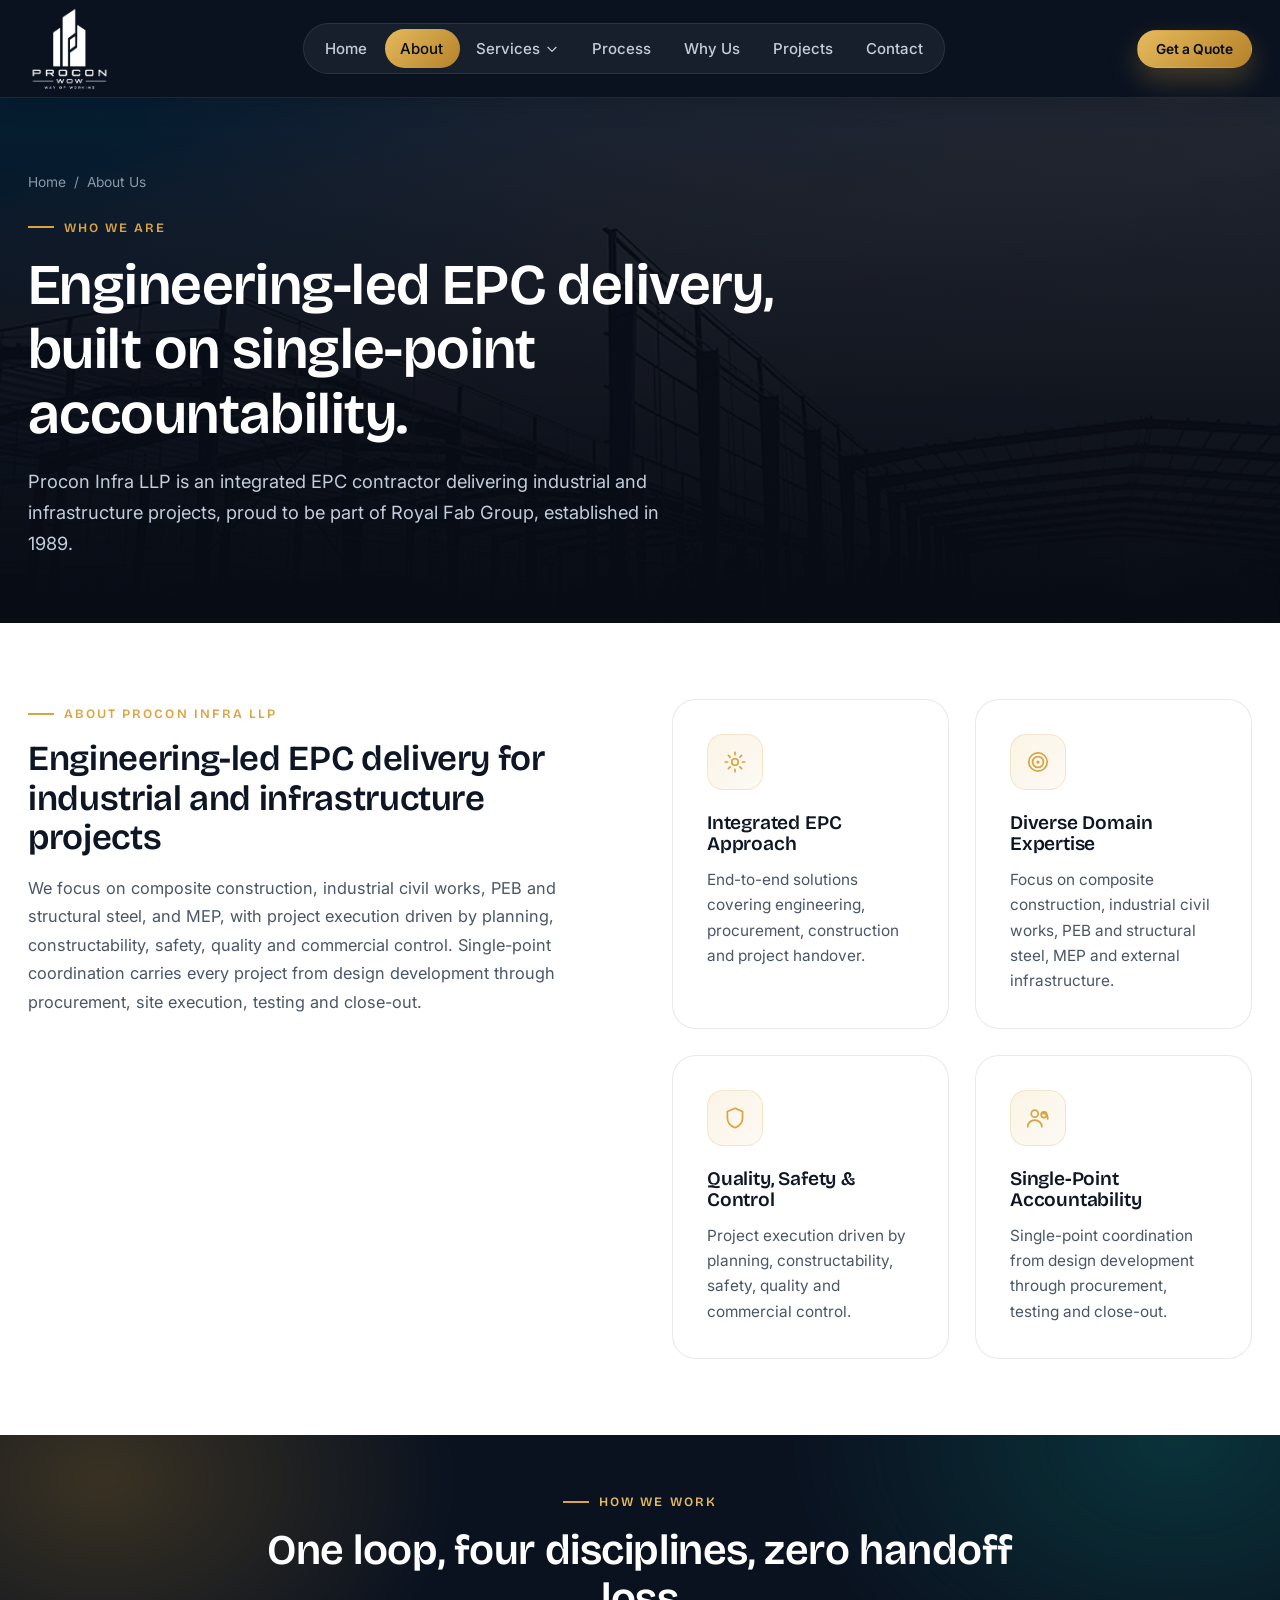
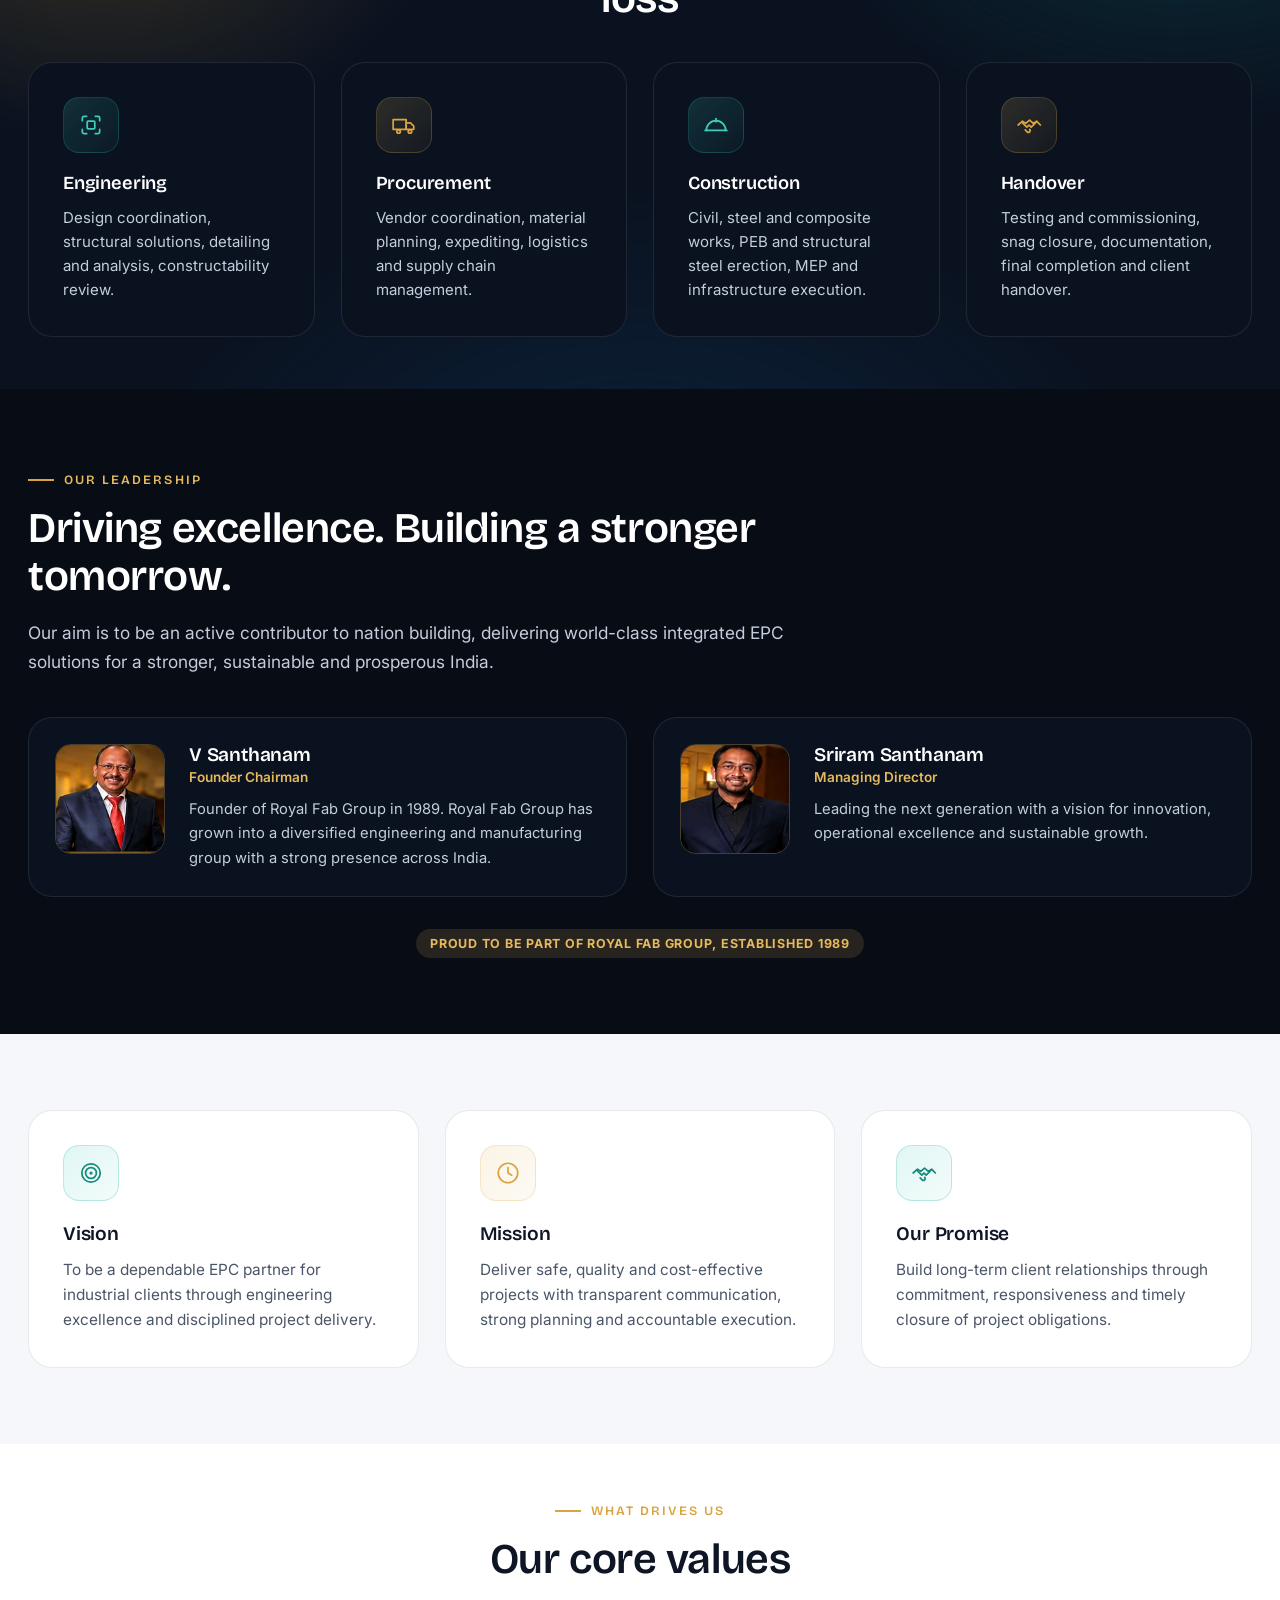
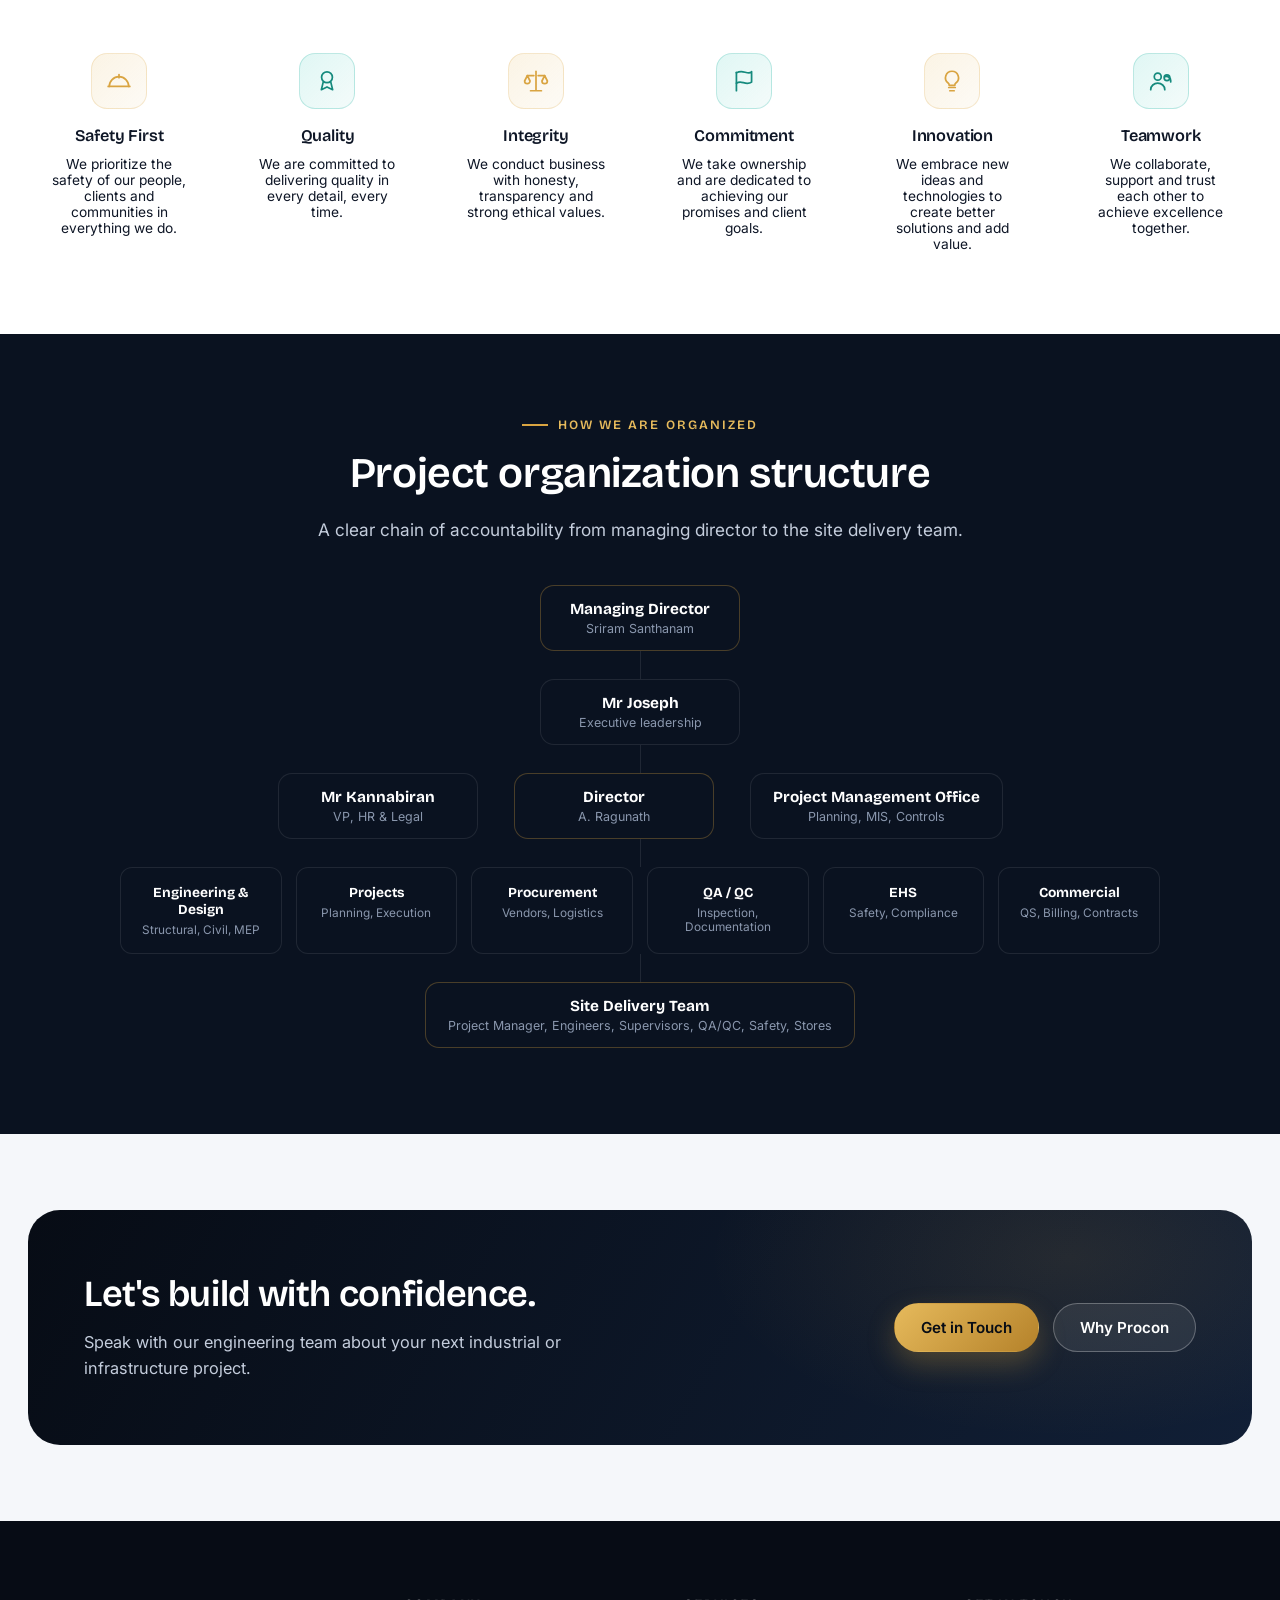
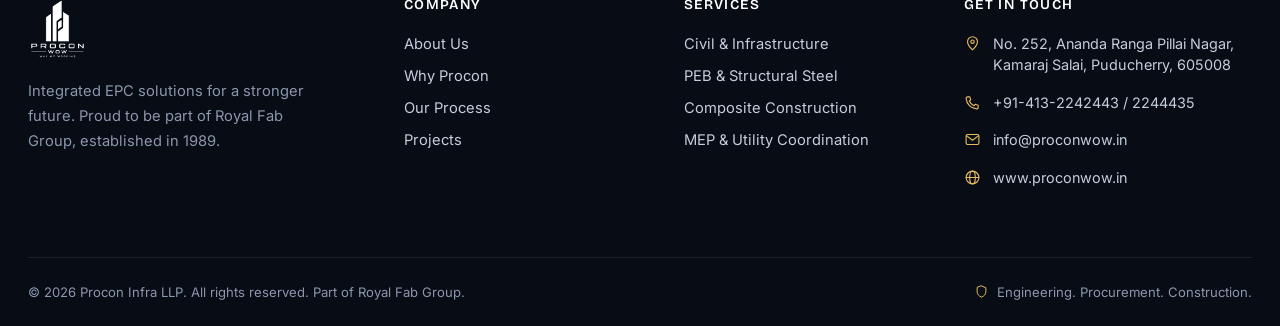
<file: about.html>
<!doctype html>
<html lang="en">
<head>
<meta charset="UTF-8">
<meta name="viewport" content="width=device-width, initial-scale=1.0">
<title>About Us | Procon Infra LLP</title>
<meta name="description" content="Procon Infra LLP is an engineering-led EPC contractor, part of Royal Fab Group established in 1989. Meet our leadership, values and organization structure.">
<link rel="icon" href="assets/images/logo-black.jpg">
<link rel="stylesheet" href="css/style.css">
</head>
<body>

<!-- ===================== NAVBAR ===================== -->
<header class="navbar">
  <div class="navbar__inner">
    <a href="index.html" class="brand"><span class="brand__chip"><img src="assets/images/logo-white.png" alt="Procon Infra LLP"></span></a>
    <nav class="nav-pills" aria-label="Primary">
      <span class="nav-pills__glow"></span>
      <div class="nav-item"><a href="index.html" class="nav-link">Home</a></div>
      <div class="nav-item"><a href="about.html" class="nav-link is-active">About</a></div>
      <div class="nav-item has-dropdown">
        <a href="services/index.html" class="nav-link">Services
          <svg viewBox="0 0 24 24" fill="none" stroke="currentColor" stroke-width="2" stroke-linecap="round" stroke-linejoin="round"><polyline points="5 9 12 16 19 9"/></svg>
        </a>
        <div class="nav-dropdown">
          <a href="services/civil-infrastructure.html"><span class="ic"><svg viewBox="0 0 24 24" fill="none" stroke="currentColor" stroke-width="1.6" stroke-linecap="round" stroke-linejoin="round"><path d="M3 21h18"/><path d="M5 21V10l3-3 3 3v11"/><path d="M13 21V7l3-3 3 3v14"/></svg></span>Civil &amp; Infrastructure</a>
          <a href="services/peb-structural-steel.html"><span class="ic"><svg viewBox="0 0 24 24" fill="none" stroke="currentColor" stroke-width="1.6" stroke-linecap="round" stroke-linejoin="round"><path d="M3 20V9l9-5 9 5v11"/><path d="M3 9l9 5 9-5"/><path d="M12 14v6"/></svg></span>PEB &amp; Structural Steel</a>
          <a href="services/composite-construction.html"><span class="ic"><svg viewBox="0 0 24 24" fill="none" stroke="currentColor" stroke-width="1.6" stroke-linecap="round" stroke-linejoin="round"><path d="M12 3l9 4.5-9 4.5-9-4.5L12 3z"/><path d="M3 12l9 4.5 9-4.5"/><path d="M3 16.5L12 21l9-4.5"/></svg></span>Composite Construction</a>
          <a href="services/mep-utility.html"><span class="ic"><svg viewBox="0 0 24 24" fill="none" stroke="currentColor" stroke-width="1.6" stroke-linecap="round" stroke-linejoin="round"><circle cx="12" cy="12" r="3"/><path d="M12 3v2.2M12 18.8V21M21 12h-2.2M5.2 12H3M18.1 5.9l-1.6 1.6M7.5 16.5l-1.6 1.6M18.1 18.1l-1.6-1.6M7.5 7.5L5.9 5.9"/></svg></span>MEP &amp; Utility Coordination</a>
        </div>
      </div>
      <div class="nav-item"><a href="process.html" class="nav-link">Process</a></div>
      <div class="nav-item"><a href="why-procon.html" class="nav-link">Why Us</a></div>
      <div class="nav-item"><a href="projects.html" class="nav-link">Projects</a></div>
      <div class="nav-item"><a href="contact.html" class="nav-link">Contact</a></div>
    </nav>
    <div class="nav-cta">
      <a href="contact.html" class="btn btn-gold btn-sm">Get a Quote</a>
      <button class="navbar__toggle" aria-label="Open menu"><svg viewBox="0 0 24 24" fill="none" stroke="currentColor" stroke-width="1.8" stroke-linecap="round"><line x1="3.5" y1="7" x2="20.5" y2="7"/><line x1="3.5" y1="12" x2="20.5" y2="12"/><line x1="3.5" y1="17" x2="20.5" y2="17"/></svg></button>
    </div>
  </div>
</header>

<!-- ===================== MOBILE DRAWER ===================== -->
<div class="mobile-drawer">
  <div class="mobile-drawer__top">
    <span class="brand__chip"><img src="assets/images/logo-white.png" alt="Procon Infra LLP"></span>
    <button class="mobile-drawer__close" aria-label="Close menu"><svg style="width:22px;height:22px;color:#fff" viewBox="0 0 24 24" fill="none" stroke="currentColor" stroke-width="1.8" stroke-linecap="round"><line x1="5" y1="5" x2="19" y2="19"/><line x1="19" y1="5" x2="5" y2="19"/></svg></button>
  </div>
  <ul class="mobile-drawer__list">
    <li><a href="index.html">Home</a></li>
    <li><a href="about.html">About</a></li>
    <li class="mdrop">
      <div class="mdrop__head">Services <svg viewBox="0 0 24 24" fill="none" stroke="currentColor" stroke-width="2" stroke-linecap="round" stroke-linejoin="round"><polyline points="5 9 12 16 19 9"/></svg></div>
      <div class="mdrop__panel">
        <a href="services/civil-infrastructure.html">Civil &amp; Infrastructure</a>
        <a href="services/peb-structural-steel.html">PEB &amp; Structural Steel</a>
        <a href="services/composite-construction.html">Composite Construction</a>
        <a href="services/mep-utility.html">MEP &amp; Utility Coordination</a>
      </div>
    </li>
    <li><a href="process.html">Process</a></li>
    <li><a href="why-procon.html">Why Us</a></li>
    <li><a href="projects.html">Projects</a></li>
    <li><a href="contact.html">Contact</a></li>
  </ul>
  <div class="mobile-drawer__cta"><a href="contact.html" class="btn btn-gold">Get a Quote</a></div>
  <div class="mobile-drawer__contact">+91-413-2242443 / 2244435<br>info@proconwow.in<br>No. 252, Ananda Ranga Pillai Nagar, Kamaraj Salai, Puducherry, 605008</div>
</div>

<!-- ===================== PAGE HERO ===================== -->
<section class="page-hero surface-grid">
  <div class="page-hero__bg"><img src="assets/images/hero-construction-sunset.jpg" alt=""></div>
  <div class="container page-hero__inner">
    <div class="breadcrumb"><a href="index.html">Home</a><span>/</span><span>About Us</span></div>
    <span class="eyebrow">Who we are</span>
    <h1>Engineering-led EPC delivery, built on single-point accountability.</h1>
    <p class="lead">Procon Infra LLP is an integrated EPC contractor delivering industrial and infrastructure projects, proud to be part of Royal Fab Group, established in 1989.</p>
  </div>
</section>

<!-- ===================== INTRO PILLARS ===================== -->
<section class="section bg-white">
  <div class="container">
    <div class="split" style="align-items:flex-start">
      <div class="reveal">
        <span class="eyebrow">About Procon Infra LLP</span>
        <h2 style="font-size:clamp(1.7rem,2.8vw,2.2rem)">Engineering-led EPC delivery for industrial and infrastructure projects</h2>
        <p style="margin-top:16px;color:var(--tx-d2);font-size:1.02rem;line-height:1.75">We focus on composite construction, industrial civil works, PEB and structural steel, and MEP, with project execution driven by planning, constructability, safety, quality and commercial control. Single-point coordination carries every project from design development through procurement, site execution, testing and close-out.</p>
      </div>
      <div class="grid grid-2 reveal reveal-stagger">
        <div class="card spot-card tilt" style="--i:0">
          <div class="icon-badge"><svg viewBox="0 0 24 24" fill="none" stroke="currentColor" stroke-width="1.6" stroke-linecap="round" stroke-linejoin="round"><circle cx="12" cy="12" r="3"/><path d="M12 3v2.2M12 18.8V21M21 12h-2.2M5.2 12H3M18.1 5.9l-1.6 1.6M7.5 16.5l-1.6 1.6M18.1 18.1l-1.6-1.6M7.5 7.5L5.9 5.9"/></svg></div>
          <h3>Integrated EPC Approach</h3>
          <p>End-to-end solutions covering engineering, procurement, construction and project handover.</p>
        </div>
        <div class="card spot-card tilt" style="--i:1">
          <div class="icon-badge"><svg viewBox="0 0 24 24" fill="none" stroke="currentColor" stroke-width="1.6" stroke-linecap="round" stroke-linejoin="round"><circle cx="12" cy="12" r="8.5"/><circle cx="12" cy="12" r="5"/><circle cx="12" cy="12" r="1.5" fill="currentColor" stroke="none"/></svg></div>
          <h3>Diverse Domain Expertise</h3>
          <p>Focus on composite construction, industrial civil works, PEB and structural steel, MEP and external infrastructure.</p>
        </div>
        <div class="card spot-card tilt" style="--i:2">
          <div class="icon-badge"><svg viewBox="0 0 24 24" fill="none" stroke="currentColor" stroke-width="1.6" stroke-linecap="round" stroke-linejoin="round"><path d="M12 3l7 3v6c0 4.5-3 7.5-7 9-4-1.5-7-4.5-7-9V6z"/></svg></div>
          <h3>Quality, Safety &amp; Control</h3>
          <p>Project execution driven by planning, constructability, safety, quality and commercial control.</p>
        </div>
        <div class="card spot-card tilt" style="--i:3">
          <div class="icon-badge"><svg viewBox="0 0 24 24" fill="none" stroke="currentColor" stroke-width="1.6" stroke-linecap="round" stroke-linejoin="round"><circle cx="9" cy="8" r="3.2"/><path d="M2.5 20c0-3.5 3-6 6.5-6s6.5 2.5 6.5 6"/><circle cx="17.5" cy="9" r="2.6"/><path d="M15.7 8a4 4 0 0 1 5.3 3.8c0 .4 0 .7-.1 1"/></svg></div>
          <h3>Single-Point Accountability</h3>
          <p>Single-point coordination from design development through procurement, testing and close-out.</p>
        </div>
      </div>
    </div>
  </div>
</section>

<!-- ===================== EPC LOOP ===================== -->
<section class="section-tight bg-panel surface-aurora" style="overflow:hidden">
  <div class="container">
    <div class="section-head center reveal">
      <span class="eyebrow">How we work</span>
      <h2 style="color:#fff">One loop, four disciplines, zero handoff loss</h2>
    </div>
    <div class="grid grid-4 reveal reveal-stagger">
      <div class="card-dark spot-card" style="--i:0">
        <div class="icon-badge teal"><svg viewBox="0 0 24 24" fill="none" stroke="currentColor" stroke-width="1.6" stroke-linecap="round" stroke-linejoin="round"><path d="M4 8V5.5A1.5 1.5 0 0 1 5.5 4H8M16 4h2.5A1.5 1.5 0 0 1 20 5.5V8M20 16v2.5a1.5 1.5 0 0 1-1.5 1.5H16M8 20H5.5A1.5 1.5 0 0 1 4 18.5V16"/><rect x="8.5" y="8.5" width="7" height="7" rx="0.8"/></svg></div>
        <h3>Engineering</h3>
        <p>Design coordination, structural solutions, detailing and analysis, constructability review.</p>
      </div>
      <div class="card-dark spot-card" style="--i:1">
        <div class="icon-badge"><svg viewBox="0 0 24 24" fill="none" stroke="currentColor" stroke-width="1.6" stroke-linecap="round" stroke-linejoin="round"><rect x="2" y="7" width="12" height="9"/><path d="M14 10h4l3 3v3h-7z"/><circle cx="7" cy="18" r="1.6"/><circle cx="17.5" cy="18" r="1.6"/></svg></div>
        <h3>Procurement</h3>
        <p>Vendor coordination, material planning, expediting, logistics and supply chain management.</p>
      </div>
      <div class="card-dark spot-card" style="--i:2">
        <div class="icon-badge teal"><svg viewBox="0 0 24 24" fill="none" stroke="currentColor" stroke-width="1.6" stroke-linecap="round" stroke-linejoin="round"><path d="M3 17a9 9 0 0 1 18 0"/><path d="M2 17h20"/><path d="M12 6v3"/></svg></div>
        <h3>Construction</h3>
        <p>Civil, steel and composite works, PEB and structural steel erection, MEP and infrastructure execution.</p>
      </div>
      <div class="card-dark spot-card" style="--i:3">
        <div class="icon-badge"><svg viewBox="0 0 24 24" fill="none" stroke="currentColor" stroke-width="1.6" stroke-linecap="round" stroke-linejoin="round"><path d="M2 12l4-3.5 3 2 3.5-3 3.5 3 3-2 3.5 3.5"/><path d="M6 10l4 4 2-2 2 2 4-4"/><path d="M8.5 16.5l1.8 1.8a1.6 1.6 0 0 0 2.3-2.3"/></svg></div>
        <h3>Handover</h3>
        <p>Testing and commissioning, snag closure, documentation, final completion and client handover.</p>
      </div>
    </div>
  </div>
</section>

<!-- ===================== LEADERSHIP ===================== -->
<section class="section bg-dark surface-dots" style="overflow:hidden">
  <div class="container">
    <div class="section-head reveal">
      <span class="eyebrow">Our leadership</span>
      <h2 style="color:#fff">Driving excellence. Building a stronger tomorrow.</h2>
      <p style="color:var(--tx-2)">Our aim is to be an active contributor to nation building, delivering world-class integrated EPC solutions for a stronger, sustainable and prosperous India.</p>
    </div>
    <div class="grid grid-2 reveal reveal-stagger">
      <div class="profile-card" style="--i:0">
        <img src="assets/images/leader-chairman.jpg" alt="V Santhanam, Founder Chairman">
        <div>
          <h3>V Santhanam</h3>
          <div class="role">Founder Chairman</div>
          <p class="bio">Founder of Royal Fab Group in 1989. Royal Fab Group has grown into a diversified engineering and manufacturing group with a strong presence across India.</p>
        </div>
      </div>
      <div class="profile-card" style="--i:1">
        <img src="assets/images/leader-md.jpg" alt="Sriram Santhanam, Managing Director">
        <div>
          <h3>Sriram Santhanam</h3>
          <div class="role">Managing Director</div>
          <p class="bio">Leading the next generation with a vision for innovation, operational excellence and sustainable growth.</p>
        </div>
      </div>
    </div>
    <div class="text-center mt-32 reveal">
      <span class="pill-tag">Proud to be part of Royal Fab Group, established 1989</span>
    </div>
  </div>
</section>

<!-- ===================== VISION / MISSION / PROMISE ===================== -->
<section class="section bg-paper">
  <div class="container">
    <div class="grid grid-3 reveal reveal-stagger">
      <div class="card spot-card tilt" style="--i:0">
        <div class="icon-badge teal"><svg viewBox="0 0 24 24" fill="none" stroke="currentColor" stroke-width="1.6" stroke-linecap="round" stroke-linejoin="round"><circle cx="12" cy="12" r="8.5"/><circle cx="12" cy="12" r="5"/><circle cx="12" cy="12" r="1.5" fill="currentColor" stroke="none"/></svg></div>
        <h3>Vision</h3>
        <p>To be a dependable EPC partner for industrial clients through engineering excellence and disciplined project delivery.</p>
      </div>
      <div class="card spot-card tilt" style="--i:1">
        <div class="icon-badge"><svg viewBox="0 0 24 24" fill="none" stroke="currentColor" stroke-width="1.6" stroke-linecap="round" stroke-linejoin="round"><circle cx="12" cy="12" r="9"/><path d="M12 7v5l3.5 2"/></svg></div>
        <h3>Mission</h3>
        <p>Deliver safe, quality and cost-effective projects with transparent communication, strong planning and accountable execution.</p>
      </div>
      <div class="card spot-card tilt" style="--i:2">
        <div class="icon-badge teal"><svg viewBox="0 0 24 24" fill="none" stroke="currentColor" stroke-width="1.6" stroke-linecap="round" stroke-linejoin="round"><path d="M2 12l4-3.5 3 2 3.5-3 3.5 3 3-2 3.5 3.5"/><path d="M6 10l4 4 2-2 2 2 4-4"/><path d="M8.5 16.5l1.8 1.8a1.6 1.6 0 0 0 2.3-2.3"/></svg></div>
        <h3>Our Promise</h3>
        <p>Build long-term client relationships through commitment, responsiveness and timely closure of project obligations.</p>
      </div>
    </div>
  </div>
</section>

<!-- ===================== CORE VALUES ===================== -->
<section class="section-tight bg-white">
  <div class="container">
    <div class="section-head center reveal">
      <span class="eyebrow">What drives us</span>
      <h2>Our core values</h2>
    </div>
    <div class="grid grid-6 reveal reveal-stagger">
      <div class="value-card" style="--i:0"><div class="icon-badge"><svg viewBox="0 0 24 24" fill="none" stroke="currentColor" stroke-width="1.6" stroke-linecap="round" stroke-linejoin="round"><path d="M3 17a9 9 0 0 1 18 0"/><path d="M2 17h20"/><path d="M12 6v3"/></svg></div><h3>Safety First</h3><p style="font-size:.86rem">We prioritize the safety of our people, clients and communities in everything we do.</p></div>
      <div class="value-card" style="--i:1"><div class="icon-badge teal"><svg viewBox="0 0 24 24" fill="none" stroke="currentColor" stroke-width="1.6" stroke-linecap="round" stroke-linejoin="round"><circle cx="12" cy="8.5" r="5"/><path d="M8.5 13l-1.7 7 5.2-2.5 5.2 2.5-1.7-7"/></svg></div><h3>Quality</h3><p style="font-size:.86rem">We are committed to delivering quality in every detail, every time.</p></div>
      <div class="value-card" style="--i:2"><div class="icon-badge"><svg viewBox="0 0 24 24" fill="none" stroke="currentColor" stroke-width="1.6" stroke-linecap="round" stroke-linejoin="round"><path d="M12 3v17"/><path d="M7 21h10"/><path d="M4 7h6M14 7h6"/><path d="M4 7l-2.5 5a2.5 2.5 0 0 0 5 0z"/><path d="M20 7l-2.5 5a2.5 2.5 0 0 0 5 0z"/></svg></div><h3>Integrity</h3><p style="font-size:.86rem">We conduct business with honesty, transparency and strong ethical values.</p></div>
      <div class="value-card" style="--i:3"><div class="icon-badge teal"><svg viewBox="0 0 24 24" fill="none" stroke="currentColor" stroke-width="1.6" stroke-linecap="round" stroke-linejoin="round"><path d="M5 21V4"/><path d="M5 4.5s2-1.2 4.5-1.2S14 4.5 16.5 4.5 19 3.3 19 3.3V13s-1.5 1.2-4 1.2-4.5-1.2-6.5-1.2S5 14 5 14"/></svg></div><h3>Commitment</h3><p style="font-size:.86rem">We take ownership and are dedicated to achieving our promises and client goals.</p></div>
      <div class="value-card" style="--i:4"><div class="icon-badge"><svg viewBox="0 0 24 24" fill="none" stroke="currentColor" stroke-width="1.6" stroke-linecap="round" stroke-linejoin="round"><path d="M9 18h6"/><path d="M10 21h4"/><path d="M12 3a6 6 0 0 0-3.6 10.8c.6.5 1 1.2 1 2.2h5.2c0-1 .4-1.7 1-2.2A6 6 0 0 0 12 3z"/></svg></div><h3>Innovation</h3><p style="font-size:.86rem">We embrace new ideas and technologies to create better solutions and add value.</p></div>
      <div class="value-card" style="--i:5"><div class="icon-badge teal"><svg viewBox="0 0 24 24" fill="none" stroke="currentColor" stroke-width="1.6" stroke-linecap="round" stroke-linejoin="round"><circle cx="9" cy="8" r="3.2"/><path d="M2.5 20c0-3.5 3-6 6.5-6s6.5 2.5 6.5 6"/><circle cx="17.5" cy="9" r="2.6"/><path d="M15.7 8a4 4 0 0 1 5.3 3.8c0 .4 0 .7-.1 1"/></svg></div><h3>Teamwork</h3><p style="font-size:.86rem">We collaborate, support and trust each other to achieve excellence together.</p></div>
    </div>
  </div>
</section>

<!-- ===================== ORG STRUCTURE ===================== -->
<section class="section bg-panel">
  <div class="container">
    <div class="section-head center reveal">
      <span class="eyebrow">How we are organized</span>
      <h2 style="color:#fff">Project organization structure</h2>
      <p>A clear chain of accountability from managing director to the site delivery team.</p>
    </div>
    <div class="org-chart reveal" style="overflow-x:auto; padding-bottom:10px">
      <div class="org-node"><b>Managing Director</b><span>Sriram Santhanam</span></div>
      <div class="org-vline"></div>
      <div class="org-node alt"><b>Mr Joseph</b><span>Executive leadership</span></div>
      <div class="org-vline"></div>
      <div style="display:flex;align-items:center;gap:36px;flex-wrap:wrap;justify-content:center">
        <div class="org-node alt"><b>Mr Kannabiran</b><span>VP, HR &amp; Legal</span></div>
        <div class="org-node"><b>Director</b><span>A. Ragunath</span></div>
        <div class="org-node alt"><b>Project Management Office</b><span>Planning, MIS, Controls</span></div>
      </div>
      <div class="org-vline"></div>
      <div class="org-departments">
        <div class="org-dept"><b>Engineering &amp; Design</b><span>Structural, Civil, MEP</span></div>
        <div class="org-dept"><b>Projects</b><span>Planning, Execution</span></div>
        <div class="org-dept"><b>Procurement</b><span>Vendors, Logistics</span></div>
        <div class="org-dept"><b>QA / QC</b><span>Inspection, Documentation</span></div>
        <div class="org-dept"><b>EHS</b><span>Safety, Compliance</span></div>
        <div class="org-dept"><b>Commercial</b><span>QS, Billing, Contracts</span></div>
      </div>
      <div class="org-vline"></div>
      <div class="org-node"><b>Site Delivery Team</b><span>Project Manager, Engineers, Supervisors, QA/QC, Safety, Stores</span></div>
    </div>
  </div>
</section>

<!-- ===================== CTA ===================== -->
<section class="section bg-paper">
  <div class="container reveal">
    <div class="cta-banner">
      <div class="cta-banner__text">
        <h2>Let's build with confidence.</h2>
        <p>Speak with our engineering team about your next industrial or infrastructure project.</p>
      </div>
      <div class="cta-banner__actions">
        <a href="contact.html" class="btn btn-gold">Get in Touch</a>
        <a href="why-procon.html" class="btn btn-ghost-light">Why Procon</a>
      </div>
    </div>
  </div>
</section>

<!-- ===================== FOOTER ===================== -->
<footer class="footer">
  <div class="container">
    <div class="footer__top">
      <div class="footer__brand">
        <img src="assets/images/logo-white.png" alt="Procon Infra LLP">
        <p>Integrated EPC solutions for a stronger future. Proud to be part of Royal Fab Group, established in 1989.</p>
      </div>
      <div>
        <h4>Company</h4>
        <ul class="footer__links">
          <li><a href="about.html">About Us</a></li>
          <li><a href="why-procon.html">Why Procon</a></li>
          <li><a href="process.html">Our Process</a></li>
          <li><a href="projects.html">Projects</a></li>
        </ul>
      </div>
      <div>
        <h4>Services</h4>
        <ul class="footer__links">
          <li><a href="services/civil-infrastructure.html">Civil &amp; Infrastructure</a></li>
          <li><a href="services/peb-structural-steel.html">PEB &amp; Structural Steel</a></li>
          <li><a href="services/composite-construction.html">Composite Construction</a></li>
          <li><a href="services/mep-utility.html">MEP &amp; Utility Coordination</a></li>
        </ul>
      </div>
      <div>
        <h4>Get in Touch</h4>
        <ul class="footer__contact">
          <li><svg viewBox="0 0 24 24" fill="none" stroke="currentColor" stroke-width="1.6" stroke-linecap="round" stroke-linejoin="round"><path d="M12 21s7-6.6 7-11.5A7 7 0 0 0 5 9.5C5 14.4 12 21 12 21z"/><circle cx="12" cy="9.5" r="2.4"/></svg> No. 252, Ananda Ranga Pillai Nagar, Kamaraj Salai, Puducherry, 605008</li>
          <li><svg viewBox="0 0 24 24" fill="none" stroke="currentColor" stroke-width="1.6" stroke-linecap="round" stroke-linejoin="round"><path d="M5 4h3.2l1.3 4.3-2 1.6a13 13 0 0 0 6.6 6.6l1.6-2L20 15.8V19a2 2 0 0 1-2.2 2A16 16 0 0 1 3 6.2 2 2 0 0 1 5 4z"/></svg> +91-413-2242443 / 2244435</li>
          <li><svg viewBox="0 0 24 24" fill="none" stroke="currentColor" stroke-width="1.6" stroke-linecap="round" stroke-linejoin="round"><rect x="3" y="5" width="18" height="14" rx="2"/><path d="M3.5 6.5L12 13l8.5-6.5"/></svg> info@proconwow.in</li>
          <li><svg viewBox="0 0 24 24" fill="none" stroke="currentColor" stroke-width="1.6" stroke-linecap="round" stroke-linejoin="round"><circle cx="12" cy="12" r="9"/><ellipse cx="12" cy="12" rx="4" ry="9"/><line x1="3" y1="12" x2="21" y2="12"/></svg> www.proconwow.in</li>
        </ul>
      </div>
    </div>
    <div class="footer__bottom">
      <span>&copy; 2026 Procon Infra LLP. All rights reserved. Part of Royal Fab Group.</span>
      <span class="footer__badge"><svg viewBox="0 0 24 24" fill="none" stroke="currentColor" stroke-width="1.6" stroke-linecap="round" stroke-linejoin="round"><path d="M12 3l7 3v6c0 4.5-3 7.5-7 9-4-1.5-7-4.5-7-9V6z"/></svg> Engineering. Procurement. Construction.</span>
    </div>
  </div>
</footer>

<button class="to-top" aria-label="Back to top"><svg viewBox="0 0 24 24" fill="none" stroke="currentColor" stroke-width="1.8" stroke-linecap="round" stroke-linejoin="round"><line x1="4" y1="12" x2="19" y2="12"/><polyline points="13 6 19 12 13 18"/></svg></button>
<script src="js/main.js"></script>
</body>
</html>
</file>
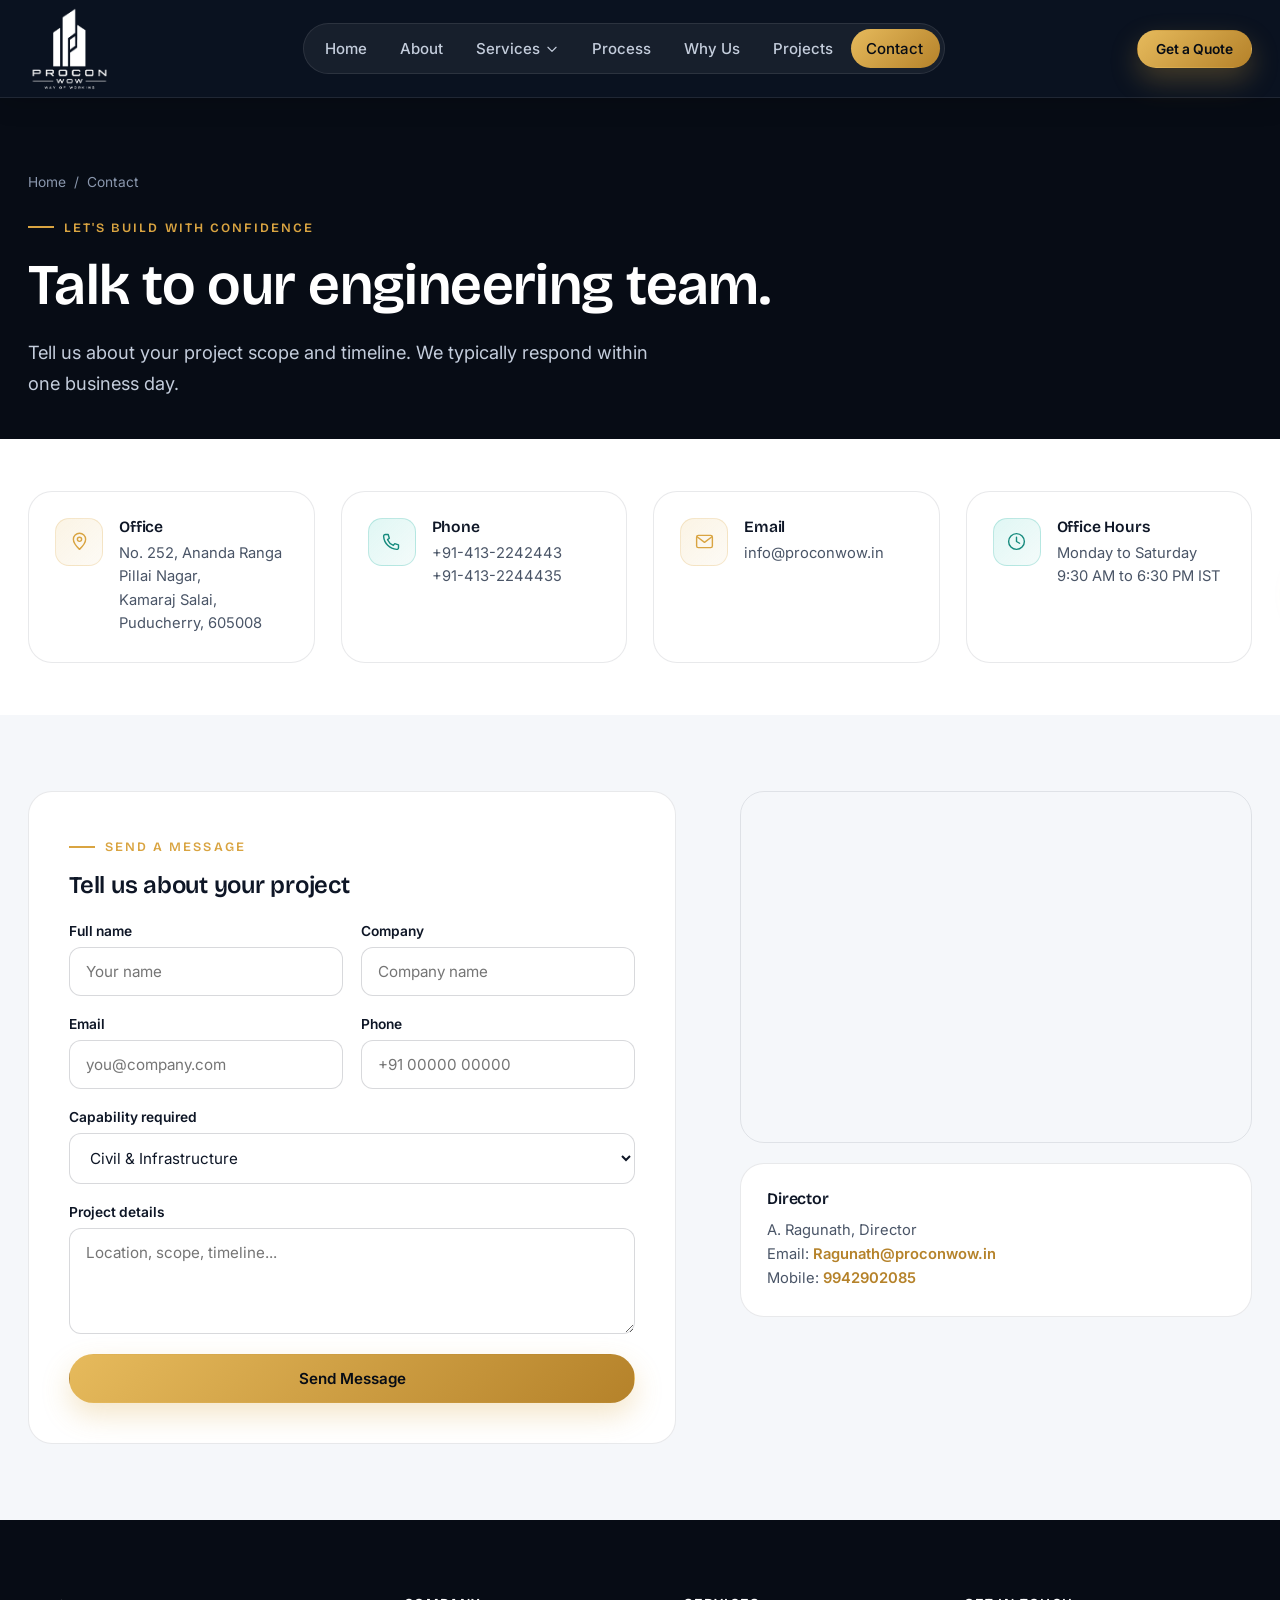
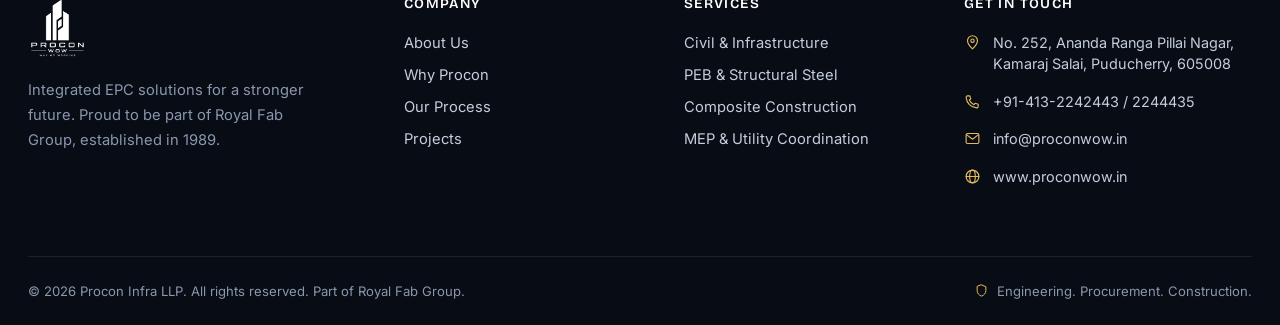
<file: contact.html>
<!doctype html>
<html lang="en">
<head>
<meta charset="UTF-8">
<meta name="viewport" content="width=device-width, initial-scale=1.0">
<title>Contact Us | Procon Infra LLP</title>
<meta name="description" content="Get in touch with Procon Infra LLP for your next industrial or infrastructure EPC project. Office in Puducherry, phone, email and office hours.">
<link rel="icon" href="assets/images/logo-black.jpg">
<link rel="stylesheet" href="css/style.css">
</head>
<body>

<header class="navbar">
  <div class="navbar__inner">
    <a href="index.html" class="brand"><span class="brand__chip"><img src="assets/images/logo-white.png" alt="Procon Infra LLP"></span></a>
    <nav class="nav-pills" aria-label="Primary">
      <span class="nav-pills__glow"></span>
      <div class="nav-item"><a href="index.html" class="nav-link">Home</a></div>
      <div class="nav-item"><a href="about.html" class="nav-link">About</a></div>
      <div class="nav-item has-dropdown">
        <a href="services/index.html" class="nav-link">Services
          <svg viewBox="0 0 24 24" fill="none" stroke="currentColor" stroke-width="2" stroke-linecap="round" stroke-linejoin="round"><polyline points="5 9 12 16 19 9"/></svg>
        </a>
        <div class="nav-dropdown">
          <a href="services/civil-infrastructure.html"><span class="ic"><svg viewBox="0 0 24 24" fill="none" stroke="currentColor" stroke-width="1.6" stroke-linecap="round" stroke-linejoin="round"><path d="M3 21h18"/><path d="M5 21V10l3-3 3 3v11"/><path d="M13 21V7l3-3 3 3v14"/></svg></span>Civil &amp; Infrastructure</a>
          <a href="services/peb-structural-steel.html"><span class="ic"><svg viewBox="0 0 24 24" fill="none" stroke="currentColor" stroke-width="1.6" stroke-linecap="round" stroke-linejoin="round"><path d="M3 20V9l9-5 9 5v11"/><path d="M3 9l9 5 9-5"/><path d="M12 14v6"/></svg></span>PEB &amp; Structural Steel</a>
          <a href="services/composite-construction.html"><span class="ic"><svg viewBox="0 0 24 24" fill="none" stroke="currentColor" stroke-width="1.6" stroke-linecap="round" stroke-linejoin="round"><path d="M12 3l9 4.5-9 4.5-9-4.5L12 3z"/><path d="M3 12l9 4.5 9-4.5"/><path d="M3 16.5L12 21l9-4.5"/></svg></span>Composite Construction</a>
          <a href="services/mep-utility.html"><span class="ic"><svg viewBox="0 0 24 24" fill="none" stroke="currentColor" stroke-width="1.6" stroke-linecap="round" stroke-linejoin="round"><circle cx="12" cy="12" r="3"/><path d="M12 3v2.2M12 18.8V21M21 12h-2.2M5.2 12H3M18.1 5.9l-1.6 1.6M7.5 16.5l-1.6 1.6M18.1 18.1l-1.6-1.6M7.5 7.5L5.9 5.9"/></svg></span>MEP &amp; Utility Coordination</a>
        </div>
      </div>
      <div class="nav-item"><a href="process.html" class="nav-link">Process</a></div>
      <div class="nav-item"><a href="why-procon.html" class="nav-link">Why Us</a></div>
      <div class="nav-item"><a href="projects.html" class="nav-link">Projects</a></div>
      <div class="nav-item"><a href="contact.html" class="nav-link is-active">Contact</a></div>
    </nav>
    <div class="nav-cta">
      <a href="contact.html" class="btn btn-gold btn-sm">Get a Quote</a>
      <button class="navbar__toggle" aria-label="Open menu"><svg viewBox="0 0 24 24" fill="none" stroke="currentColor" stroke-width="1.8" stroke-linecap="round"><line x1="3.5" y1="7" x2="20.5" y2="7"/><line x1="3.5" y1="12" x2="20.5" y2="12"/><line x1="3.5" y1="17" x2="20.5" y2="17"/></svg></button>
    </div>
  </div>
</header>

<div class="mobile-drawer">
  <div class="mobile-drawer__top">
    <span class="brand__chip"><img src="assets/images/logo-white.png" alt="Procon Infra LLP"></span>
    <button class="mobile-drawer__close" aria-label="Close menu"><svg style="width:22px;height:22px;color:#fff" viewBox="0 0 24 24" fill="none" stroke="currentColor" stroke-width="1.8" stroke-linecap="round"><line x1="5" y1="5" x2="19" y2="19"/><line x1="19" y1="5" x2="5" y2="19"/></svg></button>
  </div>
  <ul class="mobile-drawer__list">
    <li><a href="index.html">Home</a></li>
    <li><a href="about.html">About</a></li>
    <li class="mdrop">
      <div class="mdrop__head">Services <svg viewBox="0 0 24 24" fill="none" stroke="currentColor" stroke-width="2" stroke-linecap="round" stroke-linejoin="round"><polyline points="5 9 12 16 19 9"/></svg></div>
      <div class="mdrop__panel">
        <a href="services/civil-infrastructure.html">Civil &amp; Infrastructure</a>
        <a href="services/peb-structural-steel.html">PEB &amp; Structural Steel</a>
        <a href="services/composite-construction.html">Composite Construction</a>
        <a href="services/mep-utility.html">MEP &amp; Utility Coordination</a>
      </div>
    </li>
    <li><a href="process.html">Process</a></li>
    <li><a href="why-procon.html">Why Us</a></li>
    <li><a href="projects.html">Projects</a></li>
    <li><a href="contact.html">Contact</a></li>
  </ul>
  <div class="mobile-drawer__cta"><a href="contact.html" class="btn btn-gold">Get a Quote</a></div>
  <div class="mobile-drawer__contact">+91-413-2242443 / 2244435<br>info@proconwow.in<br>No. 252, Ananda Ranga Pillai Nagar, Kamaraj Salai, Puducherry, 605008</div>
</div>

<!-- ===================== PAGE HERO ===================== -->
<section class="page-hero surface-grid" style="padding-bottom:40px">
  <div class="container page-hero__inner">
    <div class="breadcrumb"><a href="index.html">Home</a><span>/</span><span>Contact</span></div>
    <span class="eyebrow">Let's build with confidence</span>
    <h1>Talk to our engineering team.</h1>
    <p class="lead">Tell us about your project scope and timeline. We typically respond within one business day.</p>
  </div>
</section>

<!-- ===================== CONTACT CARDS ===================== -->
<section class="section-tight bg-white">
  <div class="container">
    <div class="grid grid-4 reveal reveal-stagger">
      <div class="contact-card" style="--i:0">
        <div class="icon-badge"><svg viewBox="0 0 24 24" fill="none" stroke="currentColor" stroke-width="1.6" stroke-linecap="round" stroke-linejoin="round"><path d="M12 21s7-6.6 7-11.5A7 7 0 0 0 5 9.5C5 14.4 12 21 12 21z"/><circle cx="12" cy="9.5" r="2.4"/></svg></div>
        <div><h4>Office</h4><p>No. 252, Ananda Ranga Pillai Nagar,<br>Kamaraj Salai, Puducherry, 605008</p></div>
      </div>
      <div class="contact-card" style="--i:1">
        <div class="icon-badge teal"><svg viewBox="0 0 24 24" fill="none" stroke="currentColor" stroke-width="1.6" stroke-linecap="round" stroke-linejoin="round"><path d="M5 4h3.2l1.3 4.3-2 1.6a13 13 0 0 0 6.6 6.6l1.6-2L20 15.8V19a2 2 0 0 1-2.2 2A16 16 0 0 1 3 6.2 2 2 0 0 1 5 4z"/></svg></div>
        <div><h4>Phone</h4><p><a href="tel:+914132242443">+91-413-2242443</a><br><a href="tel:+914132244435">+91-413-2244435</a></p></div>
      </div>
      <div class="contact-card" style="--i:2">
        <div class="icon-badge"><svg viewBox="0 0 24 24" fill="none" stroke="currentColor" stroke-width="1.6" stroke-linecap="round" stroke-linejoin="round"><rect x="3" y="5" width="18" height="14" rx="2"/><path d="M3.5 6.5L12 13l8.5-6.5"/></svg></div>
        <div><h4>Email</h4><p><a href="mailto:info@proconwow.in">info@proconwow.in</a></p></div>
      </div>
      <div class="contact-card" style="--i:3">
        <div class="icon-badge teal"><svg viewBox="0 0 24 24" fill="none" stroke="currentColor" stroke-width="1.6" stroke-linecap="round" stroke-linejoin="round"><circle cx="12" cy="12" r="9"/><path d="M12 7v5l3.5 2"/></svg></div>
        <div><h4>Office Hours</h4><p>Monday to Saturday<br>9:30 AM to 6:30 PM IST</p></div>
      </div>
    </div>
  </div>
</section>

<!-- ===================== FORM + MAP ===================== -->
<section class="section bg-paper">
  <div class="container">
    <div class="split" style="align-items:flex-start">
      <div class="card reveal" style="padding:40px">
        <span class="eyebrow">Send a message</span>
        <h2 style="font-size:1.5rem">Tell us about your project</h2>
        <div id="form-success" class="form-success mt-24">
          <svg viewBox="0 0 24 24" fill="none" stroke="currentColor" stroke-width="2" stroke-linecap="round" stroke-linejoin="round"><circle cx="12" cy="12" r="9"/><polyline points="8 12.5 11 15.5 16 9"/></svg>
          Thank you. Your message has been received, our team will respond within one business day.
        </div>
        <form id="contact-form" class="mt-24">
          <div class="form-row">
            <div class="form-field">
              <label for="name">Full name</label>
              <input type="text" id="name" name="name" placeholder="Your name" required>
            </div>
            <div class="form-field">
              <label for="company">Company</label>
              <input type="text" id="company" name="company" placeholder="Company name">
            </div>
          </div>
          <div class="form-row">
            <div class="form-field">
              <label for="email">Email</label>
              <input type="email" id="email" name="email" placeholder="you@company.com" required>
            </div>
            <div class="form-field">
              <label for="phone">Phone</label>
              <input type="tel" id="phone" name="phone" placeholder="+91 00000 00000">
            </div>
          </div>
          <div class="form-field">
            <label for="service">Capability required</label>
            <select id="service" name="service">
              <option>Civil &amp; Infrastructure</option>
              <option>PEB &amp; Structural Steel</option>
              <option>Composite Construction</option>
              <option>MEP &amp; Utility Coordination</option>
              <option>Not sure, please advise</option>
            </select>
          </div>
          <div class="form-field">
            <label for="message">Project details</label>
            <textarea id="message" name="message" rows="4" placeholder="Location, scope, timeline..." required></textarea>
          </div>
          <button type="submit" class="btn btn-gold" style="width:100%">Send Message</button>
        </form>
      </div>
      <div class="reveal" style="display:flex;flex-direction:column;gap:20px">
        <div class="map-frame">
          <iframe src="https://www.google.com/maps?q=No.252,Ananda+Ranga+Pillai+Nagar,Kamaraj+Salai,Puducherry+605008&output=embed" loading="lazy" referrerpolicy="no-referrer-when-downgrade" title="Procon Infra LLP office location map"></iframe>
        </div>
        <div class="card" style="padding:26px">
          <h3 style="font-size:1rem;margin-top:0">Director</h3>
          <p style="color:var(--tx-d2);font-size:.92rem;margin-top:10px">A. Ragunath, Director<br>
          Email: <a href="mailto:Ragunath@proconwow.in" style="color:var(--gold-600);font-weight:600">Ragunath@proconwow.in</a><br>
          Mobile: <a href="tel:+919942902085" style="color:var(--gold-600);font-weight:600">9942902085</a></p>
        </div>
      </div>
    </div>
  </div>
</section>

<footer class="footer">
  <div class="container">
    <div class="footer__top">
      <div class="footer__brand">
        <img src="assets/images/logo-white.png" alt="Procon Infra LLP">
        <p>Integrated EPC solutions for a stronger future. Proud to be part of Royal Fab Group, established in 1989.</p>
      </div>
      <div>
        <h4>Company</h4>
        <ul class="footer__links">
          <li><a href="about.html">About Us</a></li>
          <li><a href="why-procon.html">Why Procon</a></li>
          <li><a href="process.html">Our Process</a></li>
          <li><a href="projects.html">Projects</a></li>
        </ul>
      </div>
      <div>
        <h4>Services</h4>
        <ul class="footer__links">
          <li><a href="services/civil-infrastructure.html">Civil &amp; Infrastructure</a></li>
          <li><a href="services/peb-structural-steel.html">PEB &amp; Structural Steel</a></li>
          <li><a href="services/composite-construction.html">Composite Construction</a></li>
          <li><a href="services/mep-utility.html">MEP &amp; Utility Coordination</a></li>
        </ul>
      </div>
      <div>
        <h4>Get in Touch</h4>
        <ul class="footer__contact">
          <li><svg viewBox="0 0 24 24" fill="none" stroke="currentColor" stroke-width="1.6" stroke-linecap="round" stroke-linejoin="round"><path d="M12 21s7-6.6 7-11.5A7 7 0 0 0 5 9.5C5 14.4 12 21 12 21z"/><circle cx="12" cy="9.5" r="2.4"/></svg> No. 252, Ananda Ranga Pillai Nagar, Kamaraj Salai, Puducherry, 605008</li>
          <li><svg viewBox="0 0 24 24" fill="none" stroke="currentColor" stroke-width="1.6" stroke-linecap="round" stroke-linejoin="round"><path d="M5 4h3.2l1.3 4.3-2 1.6a13 13 0 0 0 6.6 6.6l1.6-2L20 15.8V19a2 2 0 0 1-2.2 2A16 16 0 0 1 3 6.2 2 2 0 0 1 5 4z"/></svg> +91-413-2242443 / 2244435</li>
          <li><svg viewBox="0 0 24 24" fill="none" stroke="currentColor" stroke-width="1.6" stroke-linecap="round" stroke-linejoin="round"><rect x="3" y="5" width="18" height="14" rx="2"/><path d="M3.5 6.5L12 13l8.5-6.5"/></svg> info@proconwow.in</li>
          <li><svg viewBox="0 0 24 24" fill="none" stroke="currentColor" stroke-width="1.6" stroke-linecap="round" stroke-linejoin="round"><circle cx="12" cy="12" r="9"/><ellipse cx="12" cy="12" rx="4" ry="9"/><line x1="3" y1="12" x2="21" y2="12"/></svg> www.proconwow.in</li>
        </ul>
      </div>
    </div>
    <div class="footer__bottom">
      <span>&copy; 2026 Procon Infra LLP. All rights reserved. Part of Royal Fab Group.</span>
      <span class="footer__badge"><svg viewBox="0 0 24 24" fill="none" stroke="currentColor" stroke-width="1.6" stroke-linecap="round" stroke-linejoin="round"><path d="M12 3l7 3v6c0 4.5-3 7.5-7 9-4-1.5-7-4.5-7-9V6z"/></svg> Engineering. Procurement. Construction.</span>
    </div>
  </div>
</footer>

<button class="to-top" aria-label="Back to top"><svg viewBox="0 0 24 24" fill="none" stroke="currentColor" stroke-width="1.8" stroke-linecap="round" stroke-linejoin="round"><line x1="4" y1="12" x2="19" y2="12"/><polyline points="13 6 19 12 13 18"/></svg></button>
<script src="js/main.js"></script>
</body>
</html>
</file>
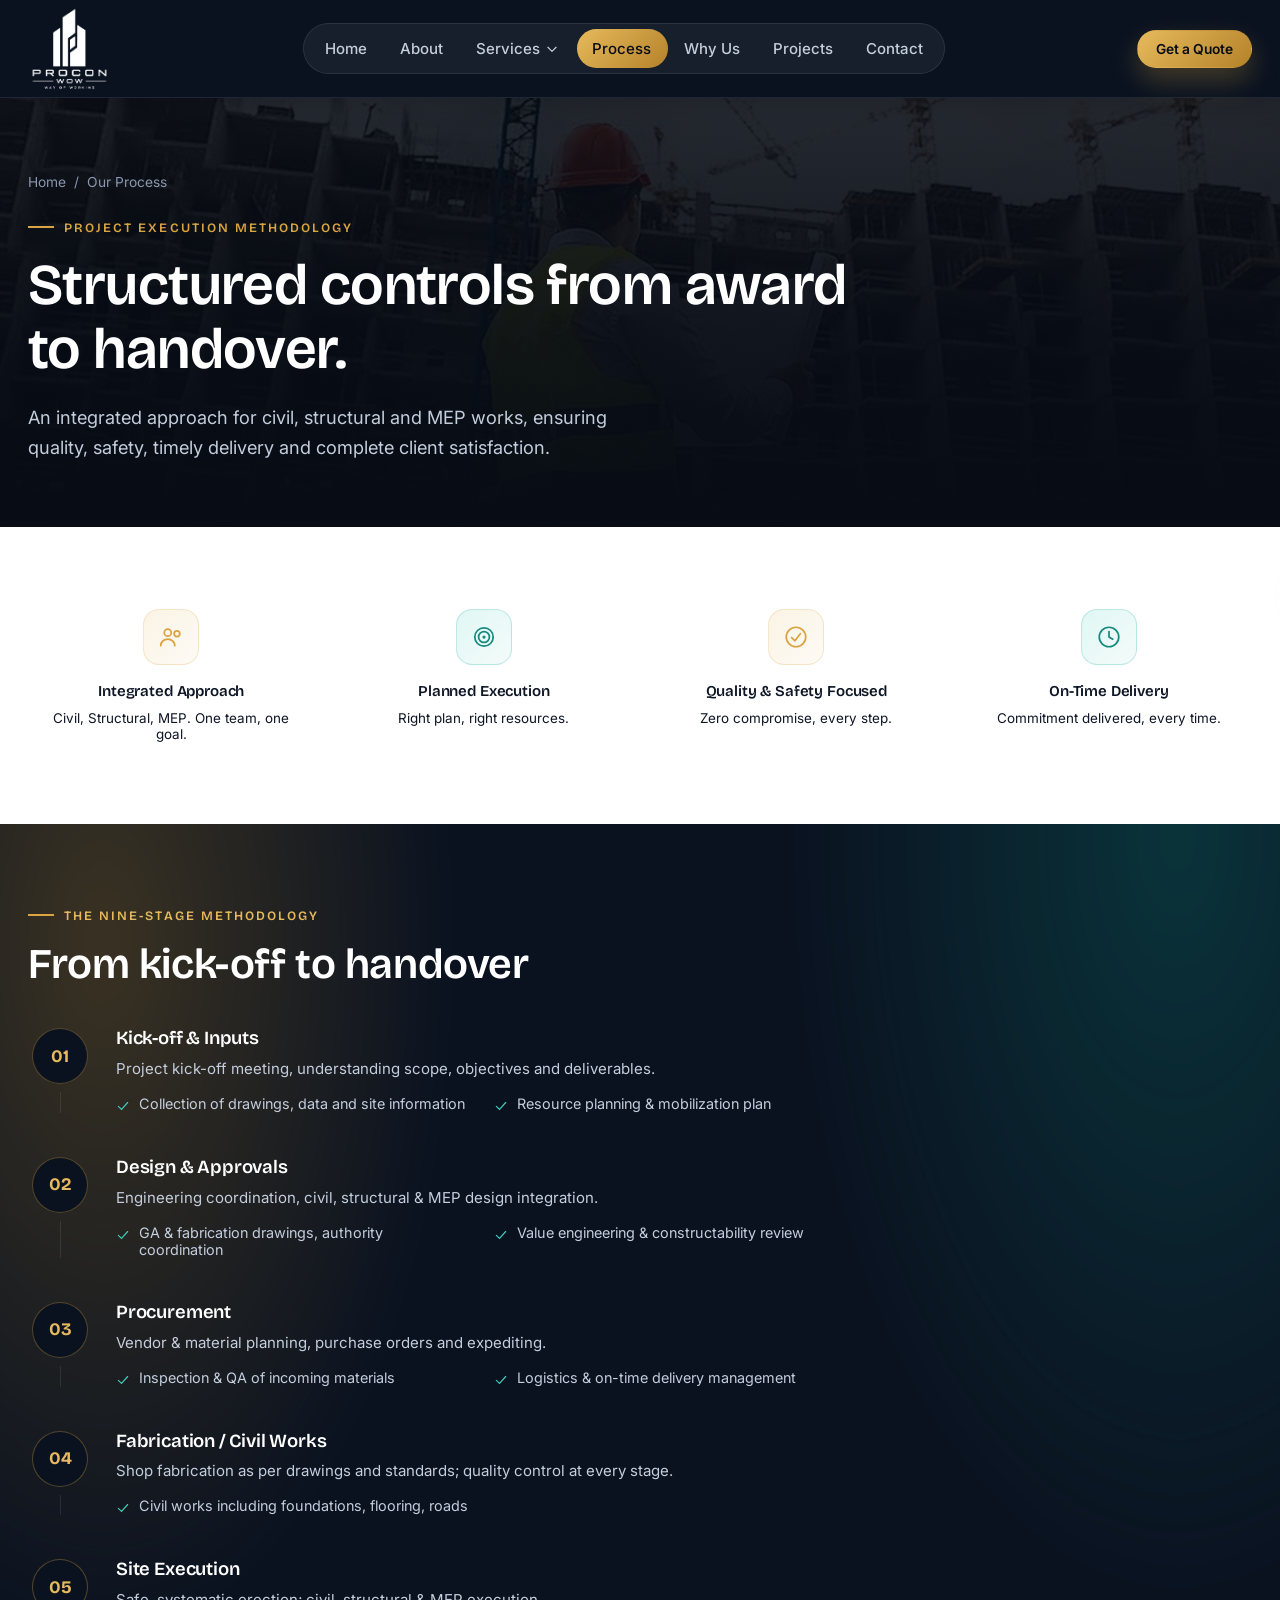
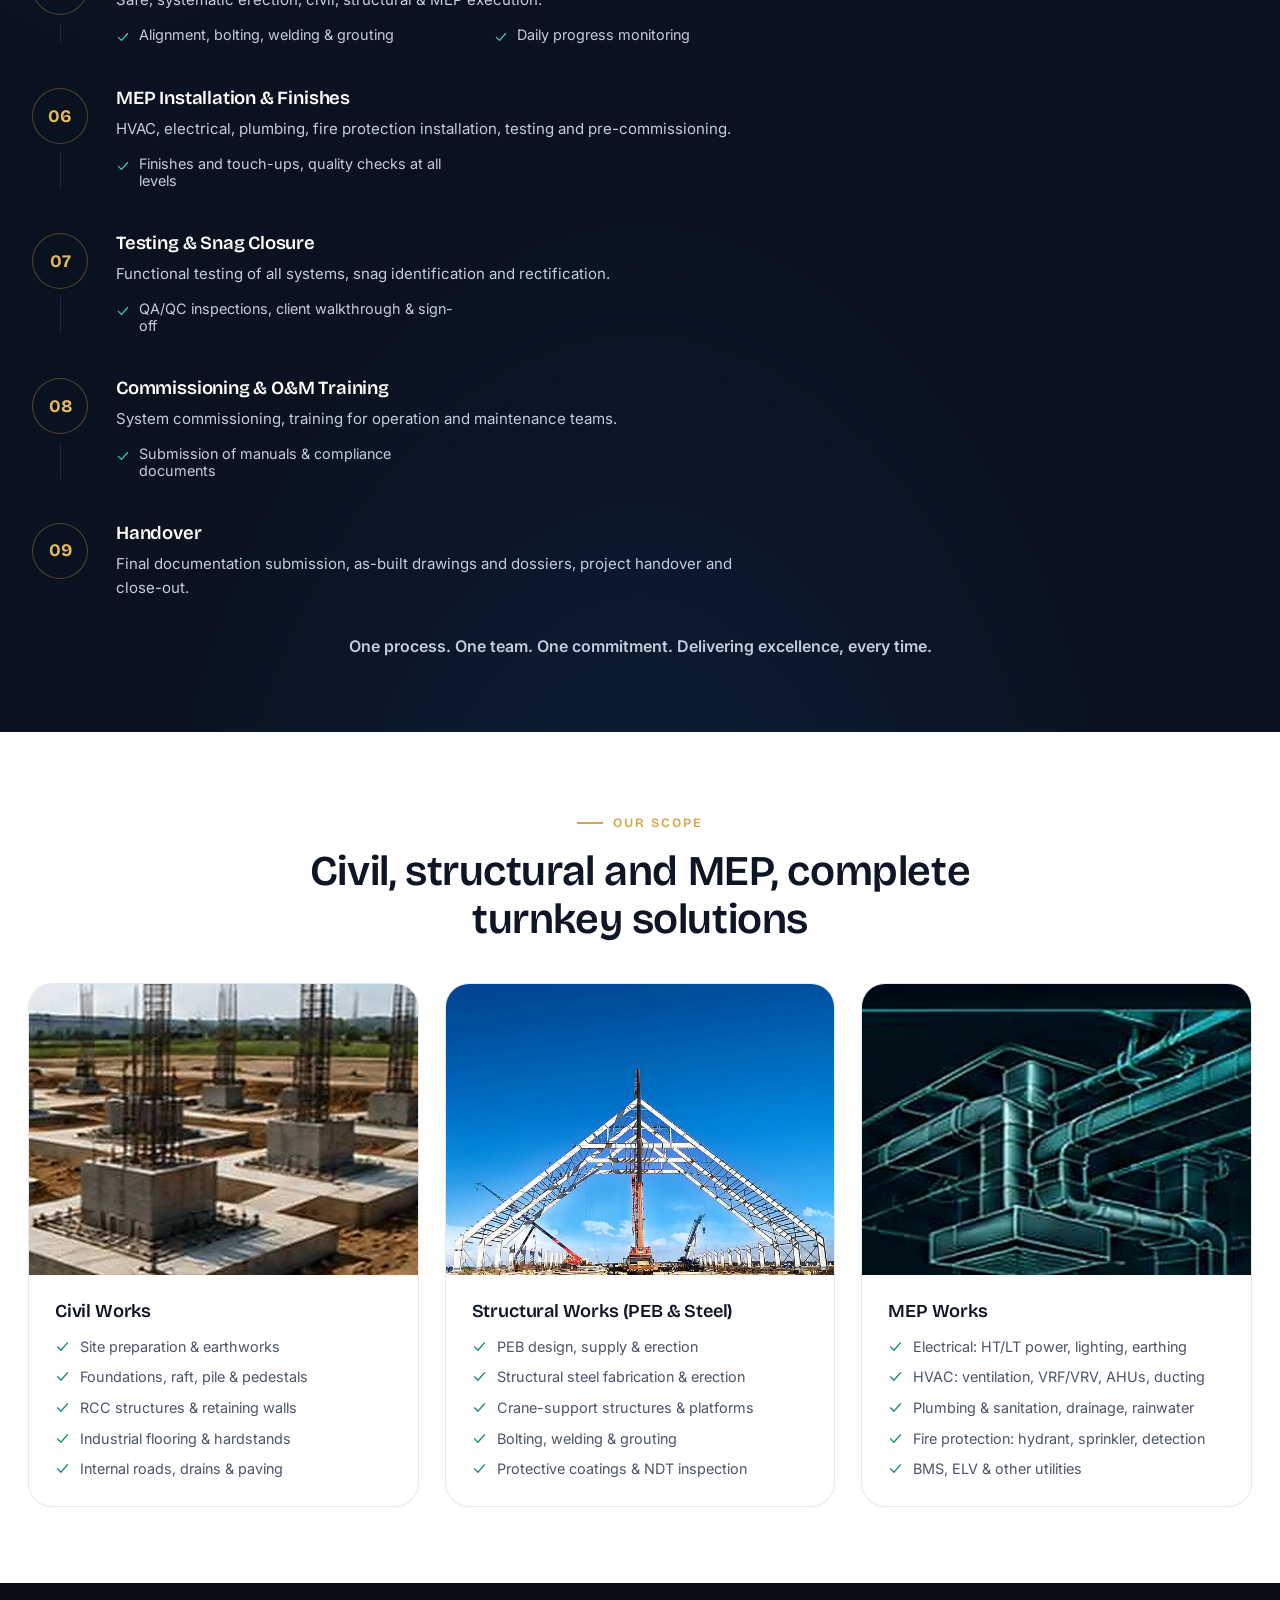
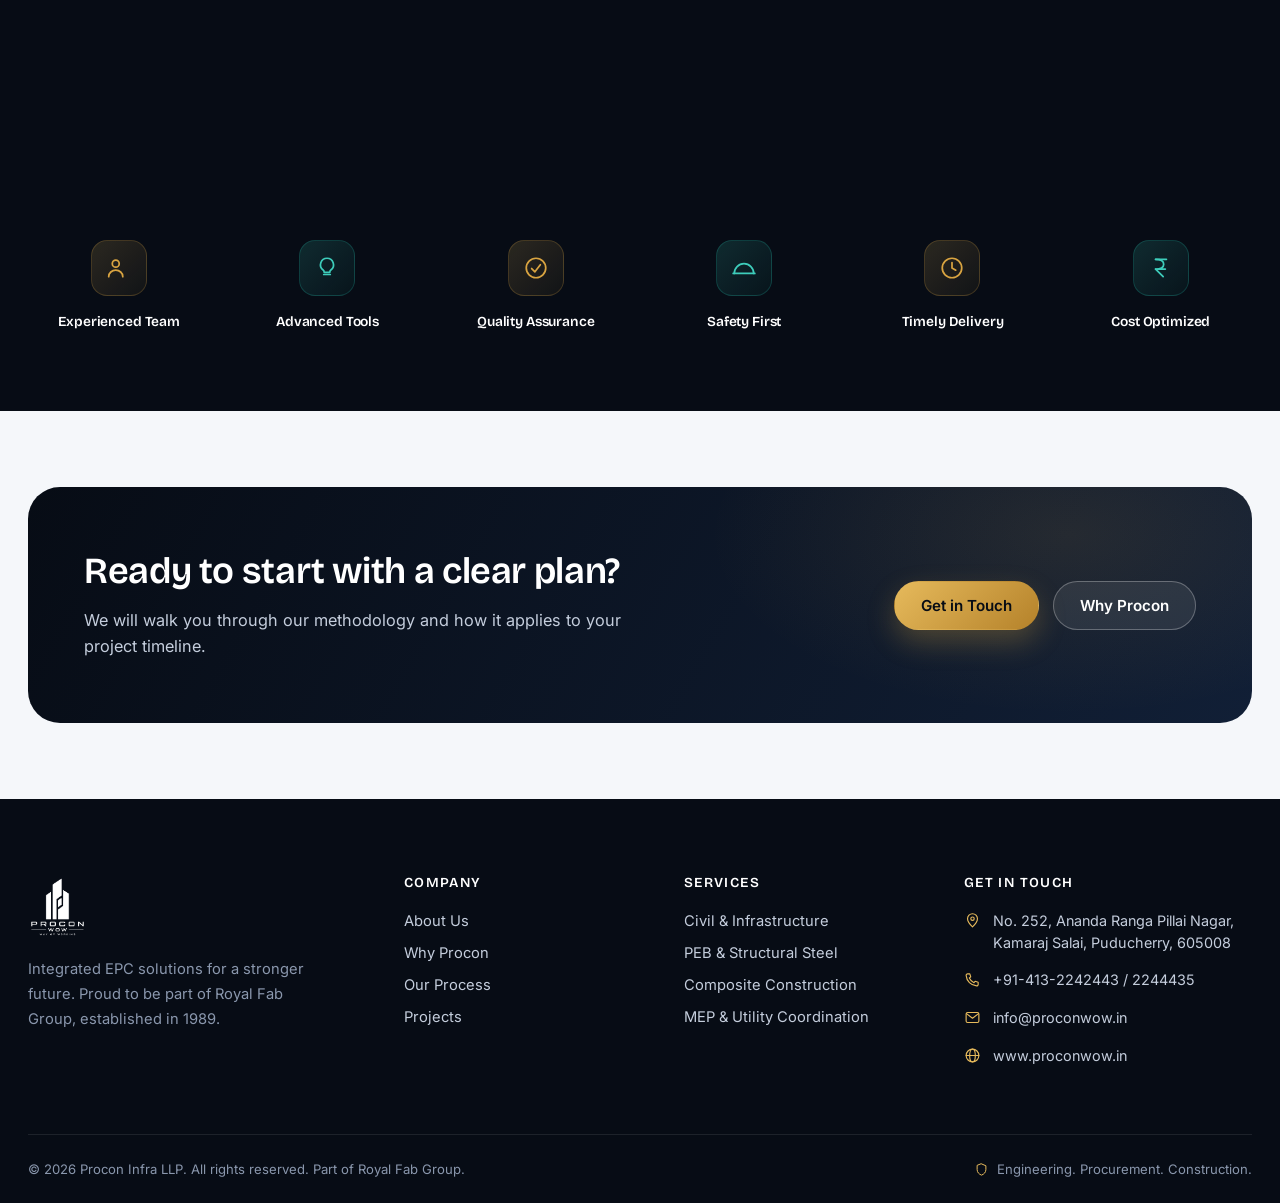
<file: process.html>
<!doctype html>
<html lang="en">
<head>
<meta charset="UTF-8">
<meta name="viewport" content="width=device-width, initial-scale=1.0">
<title>Our Process | Procon Infra LLP</title>
<meta name="description" content="Procon Infra LLP's project execution methodology: a nine stage process from kick-off to handover, with quality and safety controls built in at every step.">
<link rel="icon" href="assets/images/logo-black.jpg">
<link rel="stylesheet" href="css/style.css">
</head>
<body>

<header class="navbar">
  <div class="navbar__inner">
    <a href="index.html" class="brand"><span class="brand__chip"><img src="assets/images/logo-white.png" alt="Procon Infra LLP"></span></a>
    <nav class="nav-pills" aria-label="Primary">
      <span class="nav-pills__glow"></span>
      <div class="nav-item"><a href="index.html" class="nav-link">Home</a></div>
      <div class="nav-item"><a href="about.html" class="nav-link">About</a></div>
      <div class="nav-item has-dropdown">
        <a href="services/index.html" class="nav-link">Services
          <svg viewBox="0 0 24 24" fill="none" stroke="currentColor" stroke-width="2" stroke-linecap="round" stroke-linejoin="round"><polyline points="5 9 12 16 19 9"/></svg>
        </a>
        <div class="nav-dropdown">
          <a href="services/civil-infrastructure.html"><span class="ic"><svg viewBox="0 0 24 24" fill="none" stroke="currentColor" stroke-width="1.6" stroke-linecap="round" stroke-linejoin="round"><path d="M3 21h18"/><path d="M5 21V10l3-3 3 3v11"/><path d="M13 21V7l3-3 3 3v14"/></svg></span>Civil &amp; Infrastructure</a>
          <a href="services/peb-structural-steel.html"><span class="ic"><svg viewBox="0 0 24 24" fill="none" stroke="currentColor" stroke-width="1.6" stroke-linecap="round" stroke-linejoin="round"><path d="M3 20V9l9-5 9 5v11"/><path d="M3 9l9 5 9-5"/><path d="M12 14v6"/></svg></span>PEB &amp; Structural Steel</a>
          <a href="services/composite-construction.html"><span class="ic"><svg viewBox="0 0 24 24" fill="none" stroke="currentColor" stroke-width="1.6" stroke-linecap="round" stroke-linejoin="round"><path d="M12 3l9 4.5-9 4.5-9-4.5L12 3z"/><path d="M3 12l9 4.5 9-4.5"/><path d="M3 16.5L12 21l9-4.5"/></svg></span>Composite Construction</a>
          <a href="services/mep-utility.html"><span class="ic"><svg viewBox="0 0 24 24" fill="none" stroke="currentColor" stroke-width="1.6" stroke-linecap="round" stroke-linejoin="round"><circle cx="12" cy="12" r="3"/><path d="M12 3v2.2M12 18.8V21M21 12h-2.2M5.2 12H3M18.1 5.9l-1.6 1.6M7.5 16.5l-1.6 1.6M18.1 18.1l-1.6-1.6M7.5 7.5L5.9 5.9"/></svg></span>MEP &amp; Utility Coordination</a>
        </div>
      </div>
      <div class="nav-item"><a href="process.html" class="nav-link is-active">Process</a></div>
      <div class="nav-item"><a href="why-procon.html" class="nav-link">Why Us</a></div>
      <div class="nav-item"><a href="projects.html" class="nav-link">Projects</a></div>
      <div class="nav-item"><a href="contact.html" class="nav-link">Contact</a></div>
    </nav>
    <div class="nav-cta">
      <a href="contact.html" class="btn btn-gold btn-sm">Get a Quote</a>
      <button class="navbar__toggle" aria-label="Open menu"><svg viewBox="0 0 24 24" fill="none" stroke="currentColor" stroke-width="1.8" stroke-linecap="round"><line x1="3.5" y1="7" x2="20.5" y2="7"/><line x1="3.5" y1="12" x2="20.5" y2="12"/><line x1="3.5" y1="17" x2="20.5" y2="17"/></svg></button>
    </div>
  </div>
</header>

<div class="mobile-drawer">
  <div class="mobile-drawer__top">
    <span class="brand__chip"><img src="assets/images/logo-white.png" alt="Procon Infra LLP"></span>
    <button class="mobile-drawer__close" aria-label="Close menu"><svg style="width:22px;height:22px;color:#fff" viewBox="0 0 24 24" fill="none" stroke="currentColor" stroke-width="1.8" stroke-linecap="round"><line x1="5" y1="5" x2="19" y2="19"/><line x1="19" y1="5" x2="5" y2="19"/></svg></button>
  </div>
  <ul class="mobile-drawer__list">
    <li><a href="index.html">Home</a></li>
    <li><a href="about.html">About</a></li>
    <li class="mdrop">
      <div class="mdrop__head">Services <svg viewBox="0 0 24 24" fill="none" stroke="currentColor" stroke-width="2" stroke-linecap="round" stroke-linejoin="round"><polyline points="5 9 12 16 19 9"/></svg></div>
      <div class="mdrop__panel">
        <a href="services/civil-infrastructure.html">Civil &amp; Infrastructure</a>
        <a href="services/peb-structural-steel.html">PEB &amp; Structural Steel</a>
        <a href="services/composite-construction.html">Composite Construction</a>
        <a href="services/mep-utility.html">MEP &amp; Utility Coordination</a>
      </div>
    </li>
    <li><a href="process.html">Process</a></li>
    <li><a href="why-procon.html">Why Us</a></li>
    <li><a href="projects.html">Projects</a></li>
    <li><a href="contact.html">Contact</a></li>
  </ul>
  <div class="mobile-drawer__cta"><a href="contact.html" class="btn btn-gold">Get a Quote</a></div>
  <div class="mobile-drawer__contact">+91-413-2242443 / 2244435<br>info@proconwow.in<br>No. 252, Ananda Ranga Pillai Nagar, Kamaraj Salai, Puducherry, 605008</div>
</div>

<!-- ===================== PAGE HERO ===================== -->
<section class="page-hero surface-grid">
  <div class="page-hero__bg"><img src="assets/images/process-hero.jpg" alt=""></div>
  <div class="container page-hero__inner">
    <div class="breadcrumb"><a href="index.html">Home</a><span>/</span><span>Our Process</span></div>
    <span class="eyebrow">Project execution methodology</span>
    <h1>Structured controls from award to handover.</h1>
    <p class="lead">An integrated approach for civil, structural and MEP works, ensuring quality, safety, timely delivery and complete client satisfaction.</p>
  </div>
</section>

<!-- ===================== HIGHLIGHT BADGES ===================== -->
<section class="section-tight bg-white">
  <div class="container">
    <div class="grid grid-4 reveal reveal-stagger">
      <div class="value-card" style="--i:0"><div class="icon-badge"><svg viewBox="0 0 24 24" fill="none" stroke="currentColor" stroke-width="1.6" stroke-linecap="round" stroke-linejoin="round"><circle cx="9" cy="8" r="3.2"/><path d="M2.5 20c0-3.5 3-6 6.5-6s6.5 2.5 6.5 6"/><circle cx="17.5" cy="9" r="2.6"/></svg></div><h3 style="font-size:.94rem">Integrated Approach</h3><p style="font-size:.84rem">Civil, Structural, MEP. One team, one goal.</p></div>
      <div class="value-card" style="--i:1"><div class="icon-badge teal"><svg viewBox="0 0 24 24" fill="none" stroke="currentColor" stroke-width="1.6" stroke-linecap="round" stroke-linejoin="round"><circle cx="12" cy="12" r="8.5"/><circle cx="12" cy="12" r="5"/><circle cx="12" cy="12" r="1.5" fill="currentColor" stroke="none"/></svg></div><h3 style="font-size:.94rem">Planned Execution</h3><p style="font-size:.84rem">Right plan, right resources.</p></div>
      <div class="value-card" style="--i:2"><div class="icon-badge"><svg viewBox="0 0 24 24" fill="none" stroke="currentColor" stroke-width="1.6" stroke-linecap="round" stroke-linejoin="round"><circle cx="12" cy="12" r="9"/><polyline points="8 12.5 11 15.5 16 9"/></svg></div><h3 style="font-size:.94rem">Quality &amp; Safety Focused</h3><p style="font-size:.84rem">Zero compromise, every step.</p></div>
      <div class="value-card" style="--i:3"><div class="icon-badge teal"><svg viewBox="0 0 24 24" fill="none" stroke="currentColor" stroke-width="1.6" stroke-linecap="round" stroke-linejoin="round"><circle cx="12" cy="12" r="9"/><path d="M12 7v5l3.5 2"/></svg></div><h3 style="font-size:.94rem">On-Time Delivery</h3><p style="font-size:.84rem">Commitment delivered, every time.</p></div>
    </div>
  </div>
</section>

<!-- ===================== FULL METHODOLOGY TIMELINE ===================== -->
<section class="section bg-panel surface-aurora" style="overflow:hidden">
  <div class="container">
    <div class="section-head reveal">
      <span class="eyebrow">The nine-stage methodology</span>
      <h2 style="color:#fff">From kick-off to handover</h2>
    </div>
    <div class="stepper reveal" style="max-width:820px">
      <div class="step">
        <div class="step__rail"><div class="step__num">01</div><div class="step__line"></div></div>
        <div class="step__content">
          <h3>Kick-off &amp; Inputs</h3>
          <p class="desc">Project kick-off meeting, understanding scope, objectives and deliverables.</p>
          <ul>
            <li><svg viewBox="0 0 24 24" fill="none" stroke="currentColor" stroke-width="2" stroke-linecap="round"><polyline points="4 12.5 9.5 18 20 6"/></svg> Collection of drawings, data and site information</li>
            <li><svg viewBox="0 0 24 24" fill="none" stroke="currentColor" stroke-width="2" stroke-linecap="round"><polyline points="4 12.5 9.5 18 20 6"/></svg> Resource planning &amp; mobilization plan</li>
          </ul>
        </div>
      </div>
      <div class="step">
        <div class="step__rail"><div class="step__num">02</div><div class="step__line"></div></div>
        <div class="step__content">
          <h3>Design &amp; Approvals</h3>
          <p class="desc">Engineering coordination, civil, structural &amp; MEP design integration.</p>
          <ul>
            <li><svg viewBox="0 0 24 24" fill="none" stroke="currentColor" stroke-width="2" stroke-linecap="round"><polyline points="4 12.5 9.5 18 20 6"/></svg> GA &amp; fabrication drawings, authority coordination</li>
            <li><svg viewBox="0 0 24 24" fill="none" stroke="currentColor" stroke-width="2" stroke-linecap="round"><polyline points="4 12.5 9.5 18 20 6"/></svg> Value engineering &amp; constructability review</li>
          </ul>
        </div>
      </div>
      <div class="step">
        <div class="step__rail"><div class="step__num">03</div><div class="step__line"></div></div>
        <div class="step__content">
          <h3>Procurement</h3>
          <p class="desc">Vendor &amp; material planning, purchase orders and expediting.</p>
          <ul>
            <li><svg viewBox="0 0 24 24" fill="none" stroke="currentColor" stroke-width="2" stroke-linecap="round"><polyline points="4 12.5 9.5 18 20 6"/></svg> Inspection &amp; QA of incoming materials</li>
            <li><svg viewBox="0 0 24 24" fill="none" stroke="currentColor" stroke-width="2" stroke-linecap="round"><polyline points="4 12.5 9.5 18 20 6"/></svg> Logistics &amp; on-time delivery management</li>
          </ul>
        </div>
      </div>
      <div class="step">
        <div class="step__rail"><div class="step__num">04</div><div class="step__line"></div></div>
        <div class="step__content">
          <h3>Fabrication / Civil Works</h3>
          <p class="desc">Shop fabrication as per drawings and standards; quality control at every stage.</p>
          <ul>
            <li><svg viewBox="0 0 24 24" fill="none" stroke="currentColor" stroke-width="2" stroke-linecap="round"><polyline points="4 12.5 9.5 18 20 6"/></svg> Civil works including foundations, flooring, roads</li>
          </ul>
        </div>
      </div>
      <div class="step">
        <div class="step__rail"><div class="step__num">05</div><div class="step__line"></div></div>
        <div class="step__content">
          <h3>Site Execution</h3>
          <p class="desc">Safe, systematic erection; civil, structural &amp; MEP execution.</p>
          <ul>
            <li><svg viewBox="0 0 24 24" fill="none" stroke="currentColor" stroke-width="2" stroke-linecap="round"><polyline points="4 12.5 9.5 18 20 6"/></svg> Alignment, bolting, welding &amp; grouting</li>
            <li><svg viewBox="0 0 24 24" fill="none" stroke="currentColor" stroke-width="2" stroke-linecap="round"><polyline points="4 12.5 9.5 18 20 6"/></svg> Daily progress monitoring</li>
          </ul>
        </div>
      </div>
      <div class="step">
        <div class="step__rail"><div class="step__num">06</div><div class="step__line"></div></div>
        <div class="step__content">
          <h3>MEP Installation &amp; Finishes</h3>
          <p class="desc">HVAC, electrical, plumbing, fire protection installation, testing and pre-commissioning.</p>
          <ul>
            <li><svg viewBox="0 0 24 24" fill="none" stroke="currentColor" stroke-width="2" stroke-linecap="round"><polyline points="4 12.5 9.5 18 20 6"/></svg> Finishes and touch-ups, quality checks at all levels</li>
          </ul>
        </div>
      </div>
      <div class="step">
        <div class="step__rail"><div class="step__num">07</div><div class="step__line"></div></div>
        <div class="step__content">
          <h3>Testing &amp; Snag Closure</h3>
          <p class="desc">Functional testing of all systems, snag identification and rectification.</p>
          <ul>
            <li><svg viewBox="0 0 24 24" fill="none" stroke="currentColor" stroke-width="2" stroke-linecap="round"><polyline points="4 12.5 9.5 18 20 6"/></svg> QA/QC inspections, client walkthrough &amp; sign-off</li>
          </ul>
        </div>
      </div>
      <div class="step">
        <div class="step__rail"><div class="step__num">08</div><div class="step__line"></div></div>
        <div class="step__content">
          <h3>Commissioning &amp; O&amp;M Training</h3>
          <p class="desc">System commissioning, training for operation and maintenance teams.</p>
          <ul>
            <li><svg viewBox="0 0 24 24" fill="none" stroke="currentColor" stroke-width="2" stroke-linecap="round"><polyline points="4 12.5 9.5 18 20 6"/></svg> Submission of manuals &amp; compliance documents</li>
          </ul>
        </div>
      </div>
      <div class="step">
        <div class="step__rail"><div class="step__num">09</div></div>
        <div class="step__content">
          <h3>Handover</h3>
          <p class="desc">Final documentation submission, as-built drawings and dossiers, project handover and close-out.</p>
        </div>
      </div>
    </div>
    <p class="text-center reveal" style="margin-top:36px;color:var(--tx-2);font-weight:600">One process. One team. One commitment. Delivering excellence, every time.</p>
  </div>
</section>

<!-- ===================== SCOPE ===================== -->
<section class="section bg-white">
  <div class="container">
    <div class="section-head center reveal">
      <span class="eyebrow">Our scope</span>
      <h2>Civil, structural and MEP, complete turnkey solutions</h2>
    </div>
    <div class="grid grid-3 reveal reveal-stagger">
      <div class="feature-card spot-card tilt" style="--i:0">
        <div class="feature-card__media" style="aspect-ratio:4/3"><img src="assets/images/civil-foundations.jpg" alt="Civil works foundation"></div>
        <div class="feature-card__body">
          <h3>Civil Works</h3>
          <ul>
            <li><svg viewBox="0 0 24 24" fill="none" stroke="currentColor" stroke-width="2" stroke-linecap="round"><polyline points="4 12.5 9.5 18 20 6"/></svg> Site preparation &amp; earthworks</li>
            <li><svg viewBox="0 0 24 24" fill="none" stroke="currentColor" stroke-width="2" stroke-linecap="round"><polyline points="4 12.5 9.5 18 20 6"/></svg> Foundations, raft, pile &amp; pedestals</li>
            <li><svg viewBox="0 0 24 24" fill="none" stroke="currentColor" stroke-width="2" stroke-linecap="round"><polyline points="4 12.5 9.5 18 20 6"/></svg> RCC structures &amp; retaining walls</li>
            <li><svg viewBox="0 0 24 24" fill="none" stroke="currentColor" stroke-width="2" stroke-linecap="round"><polyline points="4 12.5 9.5 18 20 6"/></svg> Industrial flooring &amp; hardstands</li>
            <li><svg viewBox="0 0 24 24" fill="none" stroke="currentColor" stroke-width="2" stroke-linecap="round"><polyline points="4 12.5 9.5 18 20 6"/></svg> Internal roads, drains &amp; paving</li>
          </ul>
        </div>
      </div>
      <div class="feature-card spot-card tilt" style="--i:1">
        <div class="feature-card__media" style="aspect-ratio:4/3"><img src="assets/images/peb-erection.jpg" alt="Structural steel works"></div>
        <div class="feature-card__body">
          <h3>Structural Works (PEB &amp; Steel)</h3>
          <ul>
            <li><svg viewBox="0 0 24 24" fill="none" stroke="currentColor" stroke-width="2" stroke-linecap="round"><polyline points="4 12.5 9.5 18 20 6"/></svg> PEB design, supply &amp; erection</li>
            <li><svg viewBox="0 0 24 24" fill="none" stroke="currentColor" stroke-width="2" stroke-linecap="round"><polyline points="4 12.5 9.5 18 20 6"/></svg> Structural steel fabrication &amp; erection</li>
            <li><svg viewBox="0 0 24 24" fill="none" stroke="currentColor" stroke-width="2" stroke-linecap="round"><polyline points="4 12.5 9.5 18 20 6"/></svg> Crane-support structures &amp; platforms</li>
            <li><svg viewBox="0 0 24 24" fill="none" stroke="currentColor" stroke-width="2" stroke-linecap="round"><polyline points="4 12.5 9.5 18 20 6"/></svg> Bolting, welding &amp; grouting</li>
            <li><svg viewBox="0 0 24 24" fill="none" stroke="currentColor" stroke-width="2" stroke-linecap="round"><polyline points="4 12.5 9.5 18 20 6"/></svg> Protective coatings &amp; NDT inspection</li>
          </ul>
        </div>
      </div>
      <div class="feature-card spot-card tilt" style="--i:2">
        <div class="feature-card__media" style="aspect-ratio:4/3"><img src="assets/images/mep-hvac.jpg" alt="MEP works"></div>
        <div class="feature-card__body">
          <h3>MEP Works</h3>
          <ul>
            <li><svg viewBox="0 0 24 24" fill="none" stroke="currentColor" stroke-width="2" stroke-linecap="round"><polyline points="4 12.5 9.5 18 20 6"/></svg> Electrical: HT/LT power, lighting, earthing</li>
            <li><svg viewBox="0 0 24 24" fill="none" stroke="currentColor" stroke-width="2" stroke-linecap="round"><polyline points="4 12.5 9.5 18 20 6"/></svg> HVAC: ventilation, VRF/VRV, AHUs, ducting</li>
            <li><svg viewBox="0 0 24 24" fill="none" stroke="currentColor" stroke-width="2" stroke-linecap="round"><polyline points="4 12.5 9.5 18 20 6"/></svg> Plumbing &amp; sanitation, drainage, rainwater</li>
            <li><svg viewBox="0 0 24 24" fill="none" stroke="currentColor" stroke-width="2" stroke-linecap="round"><polyline points="4 12.5 9.5 18 20 6"/></svg> Fire protection: hydrant, sprinkler, detection</li>
            <li><svg viewBox="0 0 24 24" fill="none" stroke="currentColor" stroke-width="2" stroke-linecap="round"><polyline points="4 12.5 9.5 18 20 6"/></svg> BMS, ELV &amp; other utilities</li>
          </ul>
        </div>
      </div>
    </div>
  </div>
</section>

<!-- ===================== WHAT ENABLES SUCCESS ===================== -->
<section class="section-tight bg-dark surface-dots" style="overflow:hidden">
  <div class="container">
    <div class="section-head center reveal">
      <span class="eyebrow">What enables our success</span>
      <h2 style="color:#fff">One process. One team. One commitment.</h2>
    </div>
    <div class="grid grid-6 reveal reveal-stagger">
      <div class="value-card" style="--i:0"><div class="icon-badge"><svg viewBox="0 0 24 24" fill="none" stroke="currentColor" stroke-width="1.6" stroke-linecap="round" stroke-linejoin="round"><circle cx="9" cy="8" r="3.2"/><path d="M2.5 20c0-3.5 3-6 6.5-6s6.5 2.5 6.5 6"/></svg></div><h3 style="font-size:.86rem">Experienced Team</h3></div>
      <div class="value-card" style="--i:1"><div class="icon-badge teal"><svg viewBox="0 0 24 24" fill="none" stroke="currentColor" stroke-width="1.6" stroke-linecap="round" stroke-linejoin="round"><path d="M9 18h6"/><path d="M12 3a6 6 0 0 0-3.6 10.8c.6.5 1 1.2 1 2.2h5.2c0-1 .4-1.7 1-2.2A6 6 0 0 0 12 3z"/></svg></div><h3 style="font-size:.86rem">Advanced Tools</h3></div>
      <div class="value-card" style="--i:2"><div class="icon-badge"><svg viewBox="0 0 24 24" fill="none" stroke="currentColor" stroke-width="1.6" stroke-linecap="round" stroke-linejoin="round"><circle cx="12" cy="12" r="9"/><polyline points="8 12.5 11 15.5 16 9"/></svg></div><h3 style="font-size:.86rem">Quality Assurance</h3></div>
      <div class="value-card" style="--i:3"><div class="icon-badge teal"><svg viewBox="0 0 24 24" fill="none" stroke="currentColor" stroke-width="1.6" stroke-linecap="round" stroke-linejoin="round"><path d="M3 17a9 9 0 0 1 18 0"/><path d="M2 17h20"/></svg></div><h3 style="font-size:.86rem">Safety First</h3></div>
      <div class="value-card" style="--i:4"><div class="icon-badge"><svg viewBox="0 0 24 24" fill="none" stroke="currentColor" stroke-width="1.6" stroke-linecap="round" stroke-linejoin="round"><circle cx="12" cy="12" r="9"/><path d="M12 7v5l3.5 2"/></svg></div><h3 style="font-size:.86rem">Timely Delivery</h3></div>
      <div class="value-card" style="--i:5"><div class="icon-badge teal"><svg viewBox="0 0 24 24" fill="none" stroke="currentColor" stroke-width="1.6" stroke-linecap="round" stroke-linejoin="round"><path d="M7 4h10"/><path d="M7 4c4.5 0 7.5 1.6 7.5 4.5S11.5 13 7 13h9"/><path d="M7 13l7 7"/></svg></div><h3 style="font-size:.86rem">Cost Optimized</h3></div>
    </div>
  </div>
</section>

<!-- ===================== CTA ===================== -->
<section class="section bg-paper">
  <div class="container reveal">
    <div class="cta-banner">
      <div class="cta-banner__text">
        <h2>Ready to start with a clear plan?</h2>
        <p>We will walk you through our methodology and how it applies to your project timeline.</p>
      </div>
      <div class="cta-banner__actions">
        <a href="contact.html" class="btn btn-gold">Get in Touch</a>
        <a href="why-procon.html" class="btn btn-ghost-light">Why Procon</a>
      </div>
    </div>
  </div>
</section>

<footer class="footer">
  <div class="container">
    <div class="footer__top">
      <div class="footer__brand">
        <img src="assets/images/logo-white.png" alt="Procon Infra LLP">
        <p>Integrated EPC solutions for a stronger future. Proud to be part of Royal Fab Group, established in 1989.</p>
      </div>
      <div>
        <h4>Company</h4>
        <ul class="footer__links">
          <li><a href="about.html">About Us</a></li>
          <li><a href="why-procon.html">Why Procon</a></li>
          <li><a href="process.html">Our Process</a></li>
          <li><a href="projects.html">Projects</a></li>
        </ul>
      </div>
      <div>
        <h4>Services</h4>
        <ul class="footer__links">
          <li><a href="services/civil-infrastructure.html">Civil &amp; Infrastructure</a></li>
          <li><a href="services/peb-structural-steel.html">PEB &amp; Structural Steel</a></li>
          <li><a href="services/composite-construction.html">Composite Construction</a></li>
          <li><a href="services/mep-utility.html">MEP &amp; Utility Coordination</a></li>
        </ul>
      </div>
      <div>
        <h4>Get in Touch</h4>
        <ul class="footer__contact">
          <li><svg viewBox="0 0 24 24" fill="none" stroke="currentColor" stroke-width="1.6" stroke-linecap="round" stroke-linejoin="round"><path d="M12 21s7-6.6 7-11.5A7 7 0 0 0 5 9.5C5 14.4 12 21 12 21z"/><circle cx="12" cy="9.5" r="2.4"/></svg> No. 252, Ananda Ranga Pillai Nagar, Kamaraj Salai, Puducherry, 605008</li>
          <li><svg viewBox="0 0 24 24" fill="none" stroke="currentColor" stroke-width="1.6" stroke-linecap="round" stroke-linejoin="round"><path d="M5 4h3.2l1.3 4.3-2 1.6a13 13 0 0 0 6.6 6.6l1.6-2L20 15.8V19a2 2 0 0 1-2.2 2A16 16 0 0 1 3 6.2 2 2 0 0 1 5 4z"/></svg> +91-413-2242443 / 2244435</li>
          <li><svg viewBox="0 0 24 24" fill="none" stroke="currentColor" stroke-width="1.6" stroke-linecap="round" stroke-linejoin="round"><rect x="3" y="5" width="18" height="14" rx="2"/><path d="M3.5 6.5L12 13l8.5-6.5"/></svg> info@proconwow.in</li>
          <li><svg viewBox="0 0 24 24" fill="none" stroke="currentColor" stroke-width="1.6" stroke-linecap="round" stroke-linejoin="round"><circle cx="12" cy="12" r="9"/><ellipse cx="12" cy="12" rx="4" ry="9"/><line x1="3" y1="12" x2="21" y2="12"/></svg> www.proconwow.in</li>
        </ul>
      </div>
    </div>
    <div class="footer__bottom">
      <span>&copy; 2026 Procon Infra LLP. All rights reserved. Part of Royal Fab Group.</span>
      <span class="footer__badge"><svg viewBox="0 0 24 24" fill="none" stroke="currentColor" stroke-width="1.6" stroke-linecap="round" stroke-linejoin="round"><path d="M12 3l7 3v6c0 4.5-3 7.5-7 9-4-1.5-7-4.5-7-9V6z"/></svg> Engineering. Procurement. Construction.</span>
    </div>
  </div>
</footer>

<button class="to-top" aria-label="Back to top"><svg viewBox="0 0 24 24" fill="none" stroke="currentColor" stroke-width="1.8" stroke-linecap="round" stroke-linejoin="round"><line x1="4" y1="12" x2="19" y2="12"/><polyline points="13 6 19 12 13 18"/></svg></button>
<script src="js/main.js"></script>
</body>
</html>
</file>
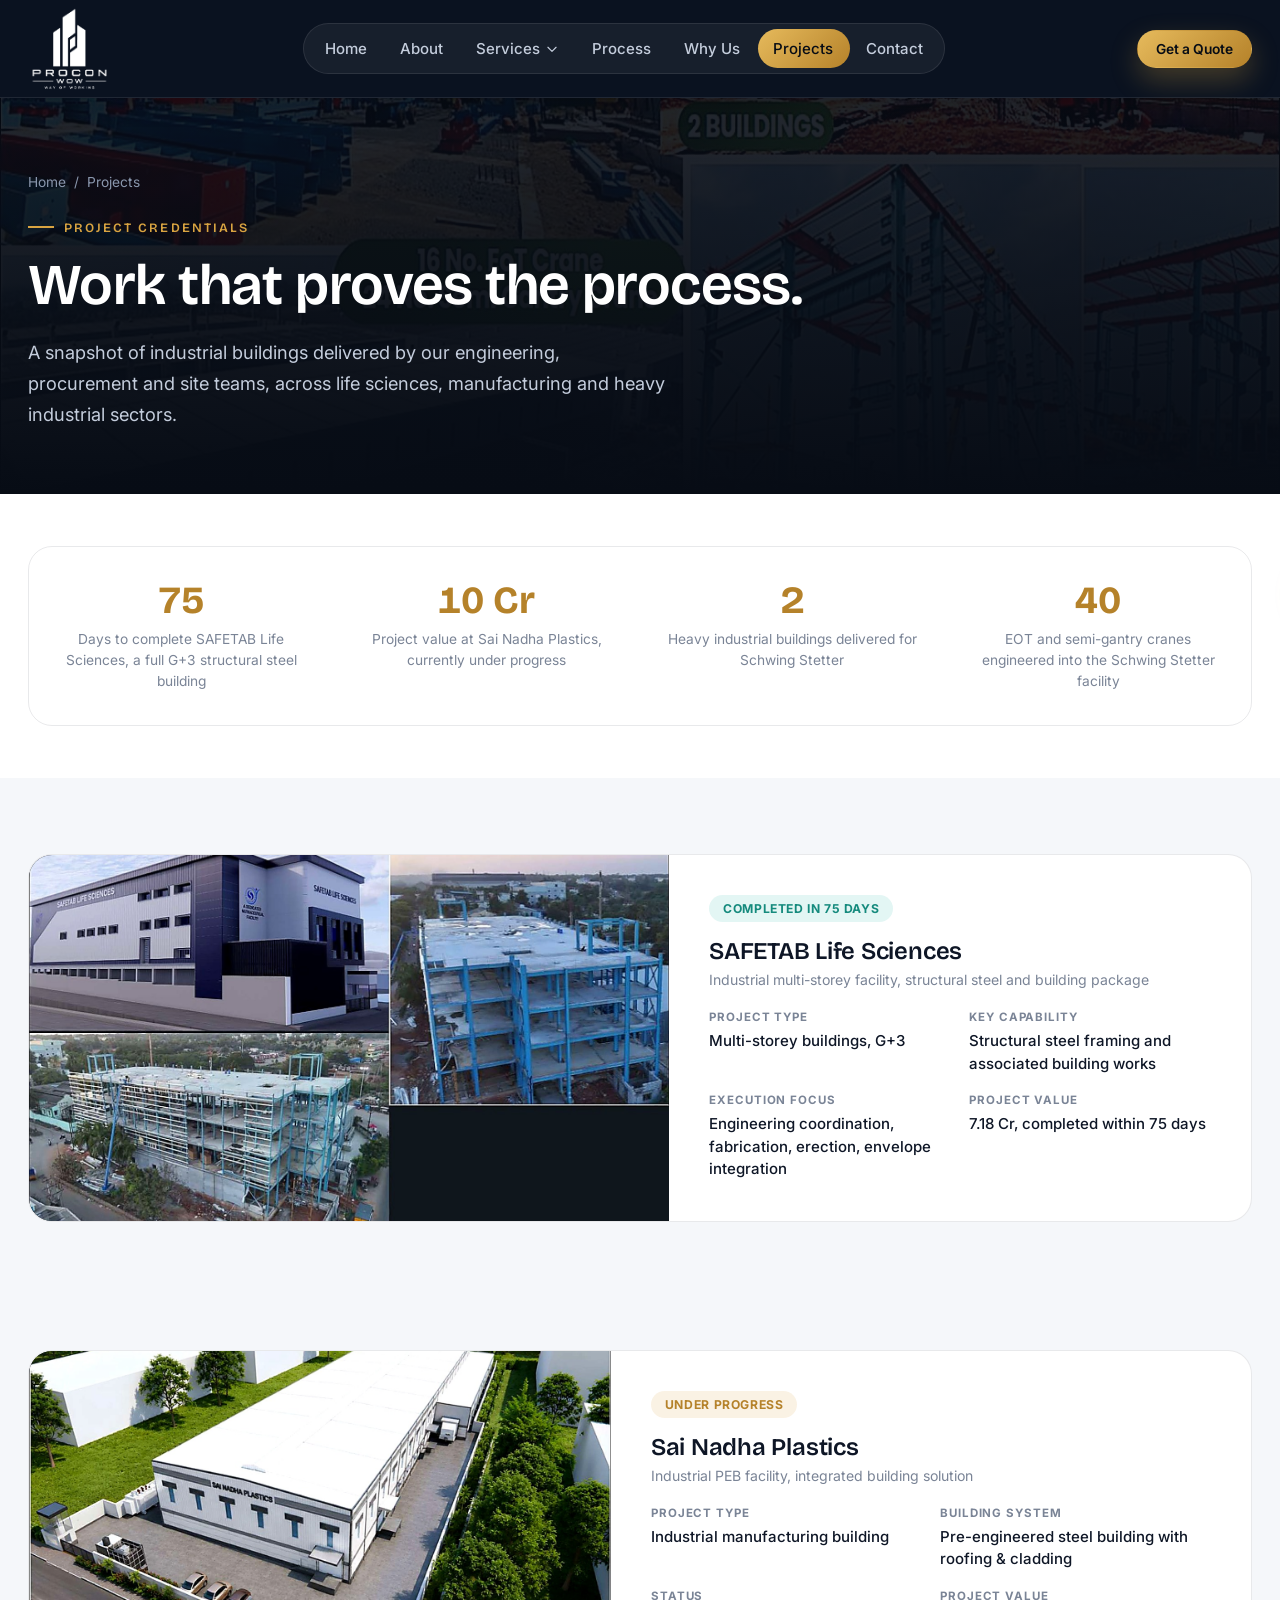
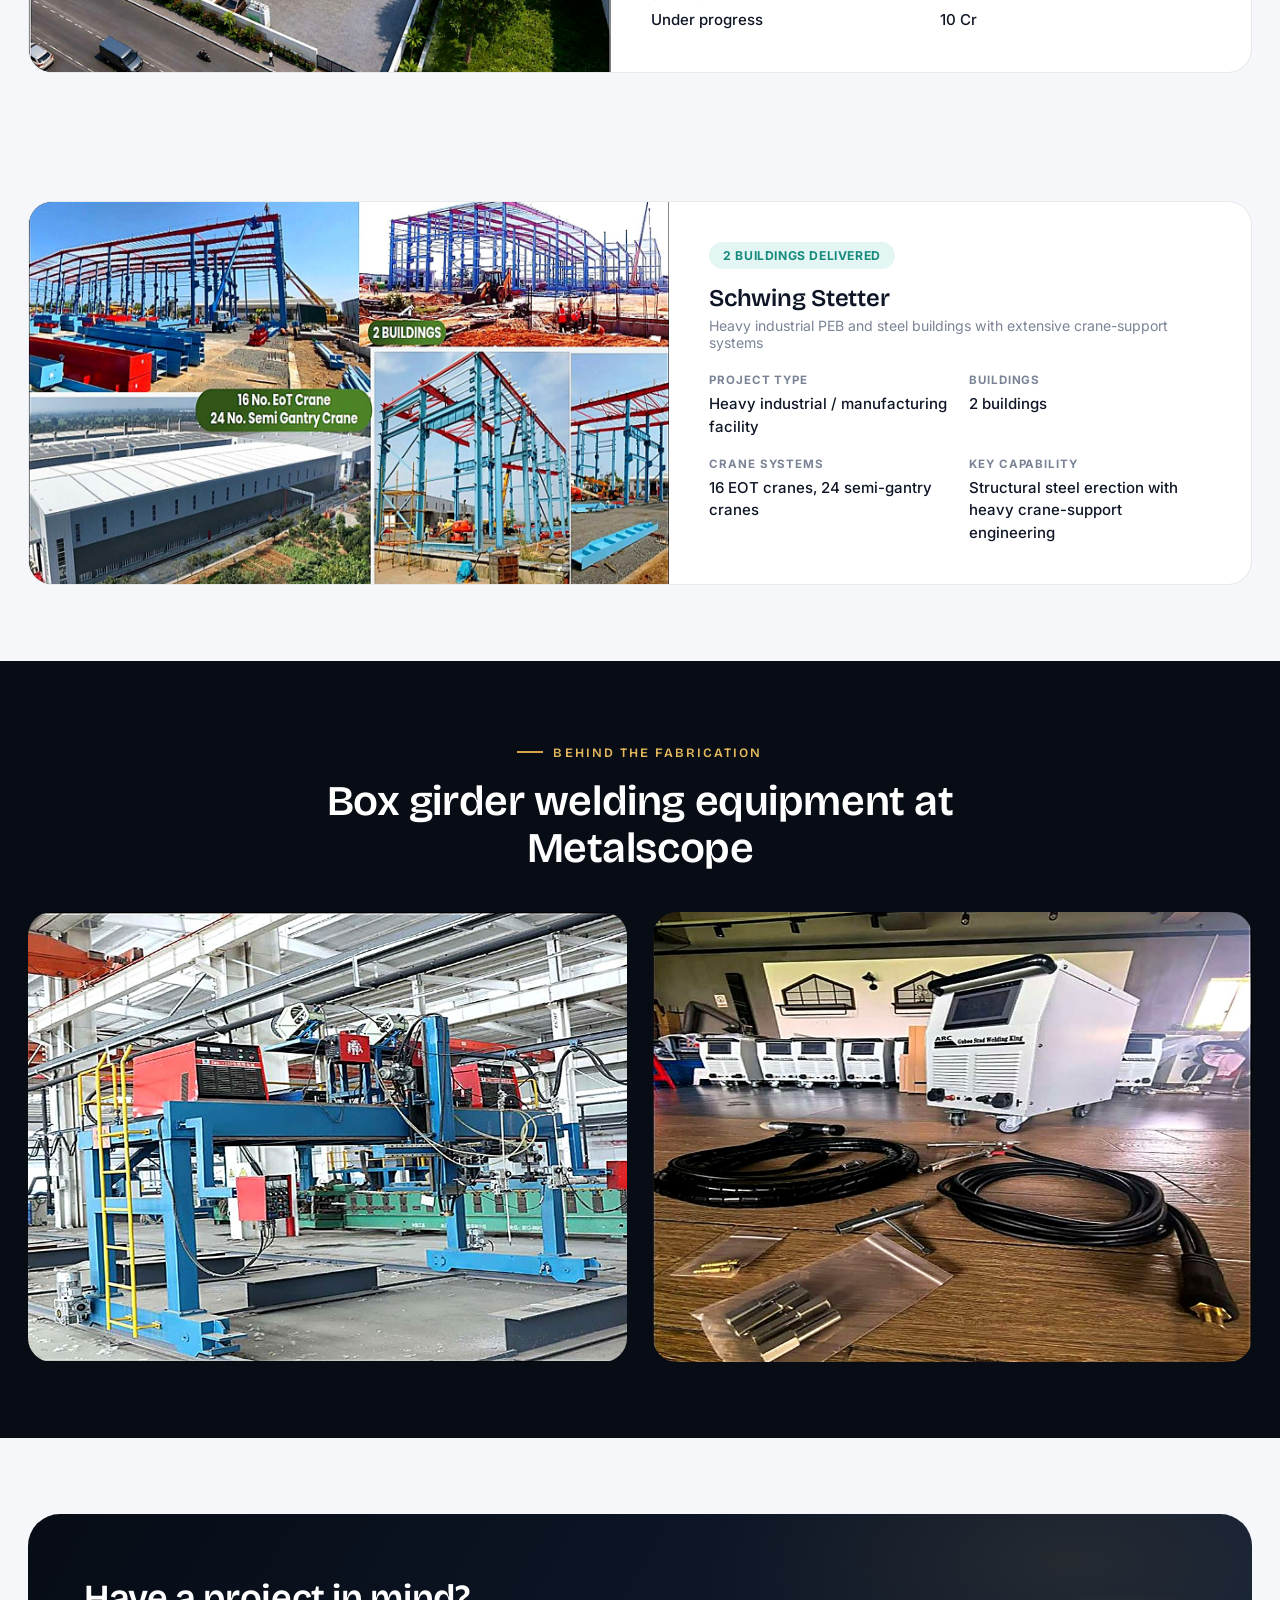
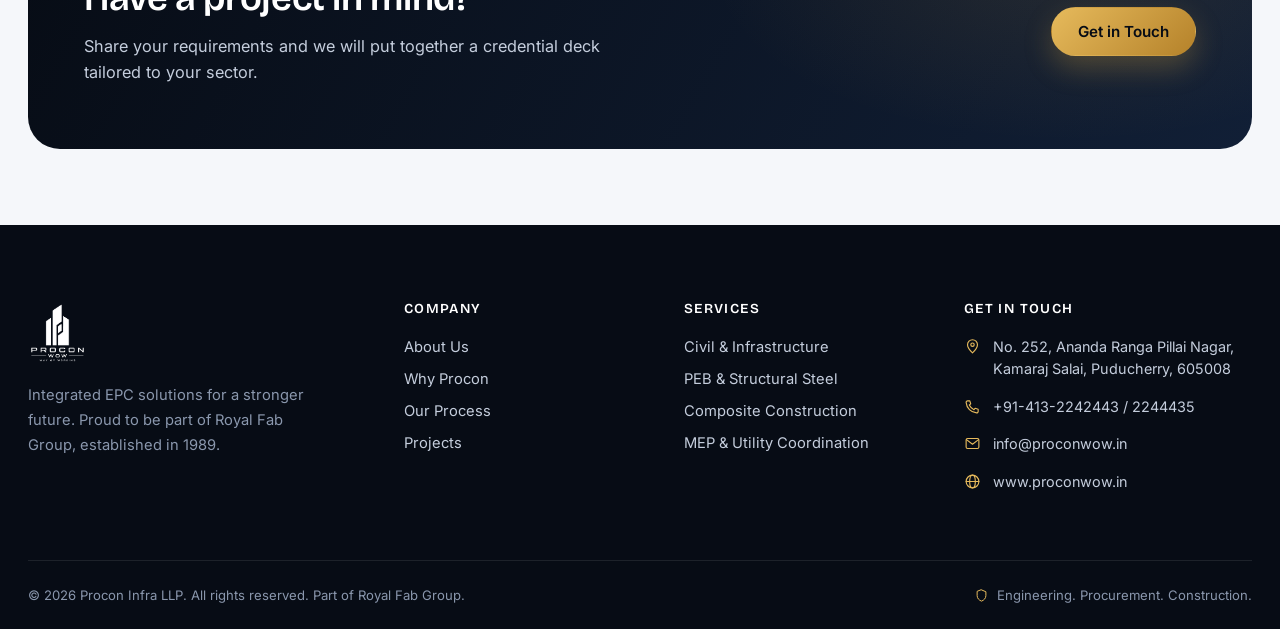
<file: projects.html>
<!doctype html>
<html lang="en">
<head>
<meta charset="UTF-8">
<meta name="viewport" content="width=device-width, initial-scale=1.0">
<title>Projects | Procon Infra LLP</title>
<meta name="description" content="Project credentials from Procon Infra LLP: SAFETAB Life Sciences, Sai Nadha Plastics and Schwing Stetter. Industrial buildings delivered on time, on budget.">
<link rel="icon" href="assets/images/logo-black.jpg">
<link rel="stylesheet" href="css/style.css">
</head>
<body>

<header class="navbar">
  <div class="navbar__inner">
    <a href="index.html" class="brand"><span class="brand__chip"><img src="assets/images/logo-white.png" alt="Procon Infra LLP"></span></a>
    <nav class="nav-pills" aria-label="Primary">
      <span class="nav-pills__glow"></span>
      <div class="nav-item"><a href="index.html" class="nav-link">Home</a></div>
      <div class="nav-item"><a href="about.html" class="nav-link">About</a></div>
      <div class="nav-item has-dropdown">
        <a href="services/index.html" class="nav-link">Services
          <svg viewBox="0 0 24 24" fill="none" stroke="currentColor" stroke-width="2" stroke-linecap="round" stroke-linejoin="round"><polyline points="5 9 12 16 19 9"/></svg>
        </a>
        <div class="nav-dropdown">
          <a href="services/civil-infrastructure.html"><span class="ic"><svg viewBox="0 0 24 24" fill="none" stroke="currentColor" stroke-width="1.6" stroke-linecap="round" stroke-linejoin="round"><path d="M3 21h18"/><path d="M5 21V10l3-3 3 3v11"/><path d="M13 21V7l3-3 3 3v14"/></svg></span>Civil &amp; Infrastructure</a>
          <a href="services/peb-structural-steel.html"><span class="ic"><svg viewBox="0 0 24 24" fill="none" stroke="currentColor" stroke-width="1.6" stroke-linecap="round" stroke-linejoin="round"><path d="M3 20V9l9-5 9 5v11"/><path d="M3 9l9 5 9-5"/><path d="M12 14v6"/></svg></span>PEB &amp; Structural Steel</a>
          <a href="services/composite-construction.html"><span class="ic"><svg viewBox="0 0 24 24" fill="none" stroke="currentColor" stroke-width="1.6" stroke-linecap="round" stroke-linejoin="round"><path d="M12 3l9 4.5-9 4.5-9-4.5L12 3z"/><path d="M3 12l9 4.5 9-4.5"/><path d="M3 16.5L12 21l9-4.5"/></svg></span>Composite Construction</a>
          <a href="services/mep-utility.html"><span class="ic"><svg viewBox="0 0 24 24" fill="none" stroke="currentColor" stroke-width="1.6" stroke-linecap="round" stroke-linejoin="round"><circle cx="12" cy="12" r="3"/><path d="M12 3v2.2M12 18.8V21M21 12h-2.2M5.2 12H3M18.1 5.9l-1.6 1.6M7.5 16.5l-1.6 1.6M18.1 18.1l-1.6-1.6M7.5 7.5L5.9 5.9"/></svg></span>MEP &amp; Utility Coordination</a>
        </div>
      </div>
      <div class="nav-item"><a href="process.html" class="nav-link">Process</a></div>
      <div class="nav-item"><a href="why-procon.html" class="nav-link">Why Us</a></div>
      <div class="nav-item"><a href="projects.html" class="nav-link is-active">Projects</a></div>
      <div class="nav-item"><a href="contact.html" class="nav-link">Contact</a></div>
    </nav>
    <div class="nav-cta">
      <a href="contact.html" class="btn btn-gold btn-sm">Get a Quote</a>
      <button class="navbar__toggle" aria-label="Open menu"><svg viewBox="0 0 24 24" fill="none" stroke="currentColor" stroke-width="1.8" stroke-linecap="round"><line x1="3.5" y1="7" x2="20.5" y2="7"/><line x1="3.5" y1="12" x2="20.5" y2="12"/><line x1="3.5" y1="17" x2="20.5" y2="17"/></svg></button>
    </div>
  </div>
</header>

<div class="mobile-drawer">
  <div class="mobile-drawer__top">
    <span class="brand__chip"><img src="assets/images/logo-white.png" alt="Procon Infra LLP"></span>
    <button class="mobile-drawer__close" aria-label="Close menu"><svg style="width:22px;height:22px;color:#fff" viewBox="0 0 24 24" fill="none" stroke="currentColor" stroke-width="1.8" stroke-linecap="round"><line x1="5" y1="5" x2="19" y2="19"/><line x1="19" y1="5" x2="5" y2="19"/></svg></button>
  </div>
  <ul class="mobile-drawer__list">
    <li><a href="index.html">Home</a></li>
    <li><a href="about.html">About</a></li>
    <li class="mdrop">
      <div class="mdrop__head">Services <svg viewBox="0 0 24 24" fill="none" stroke="currentColor" stroke-width="2" stroke-linecap="round" stroke-linejoin="round"><polyline points="5 9 12 16 19 9"/></svg></div>
      <div class="mdrop__panel">
        <a href="services/civil-infrastructure.html">Civil &amp; Infrastructure</a>
        <a href="services/peb-structural-steel.html">PEB &amp; Structural Steel</a>
        <a href="services/composite-construction.html">Composite Construction</a>
        <a href="services/mep-utility.html">MEP &amp; Utility Coordination</a>
      </div>
    </li>
    <li><a href="process.html">Process</a></li>
    <li><a href="why-procon.html">Why Us</a></li>
    <li><a href="projects.html">Projects</a></li>
    <li><a href="contact.html">Contact</a></li>
  </ul>
  <div class="mobile-drawer__cta"><a href="contact.html" class="btn btn-gold">Get a Quote</a></div>
  <div class="mobile-drawer__contact">+91-413-2242443 / 2244435<br>info@proconwow.in<br>No. 252, Ananda Ranga Pillai Nagar, Kamaraj Salai, Puducherry, 605008</div>
</div>

<!-- ===================== PAGE HERO ===================== -->
<section class="page-hero surface-grid">
  <div class="page-hero__bg"><img src="assets/images/project-schwingstetter.jpg" alt=""></div>
  <div class="container page-hero__inner">
    <div class="breadcrumb"><a href="index.html">Home</a><span>/</span><span>Projects</span></div>
    <span class="eyebrow">Project credentials</span>
    <h1>Work that proves the process.</h1>
    <p class="lead">A snapshot of industrial buildings delivered by our engineering, procurement and site teams, across life sciences, manufacturing and heavy industrial sectors.</p>
  </div>
</section>

<!-- ===================== STATS ===================== -->
<section class="section-tight bg-white">
  <div class="container reveal">
    <div class="stat-strip" style="border-color:var(--line-light)">
      <div class="stat"><div class="num" style="color:var(--gold-600)"><span class="count" data-target="75">0</span></div><div class="label" style="color:var(--tx-d3)">Days to complete SAFETAB Life Sciences, a full G+3 structural steel building</div></div>
      <div class="stat"><div class="num" style="color:var(--gold-600)"><span class="count" data-target="10">0</span>&nbsp;Cr</div><div class="label" style="color:var(--tx-d3)">Project value at Sai Nadha Plastics, currently under progress</div></div>
      <div class="stat"><div class="num" style="color:var(--gold-600)"><span class="count" data-target="2">0</span></div><div class="label" style="color:var(--tx-d3)">Heavy industrial buildings delivered for Schwing Stetter</div></div>
      <div class="stat"><div class="num" style="color:var(--gold-600)"><span class="count" data-target="40">0</span></div><div class="label" style="color:var(--tx-d3)">EOT and semi-gantry cranes engineered into the Schwing Stetter facility</div></div>
    </div>
  </div>
</section>

<!-- ===================== PROJECT 1 ===================== -->
<section class="section bg-paper">
  <div class="container">
    <div class="project-card reveal">
      <div class="project-card__media"><img src="assets/images/project-safetab.jpg" alt="SAFETAB Life Sciences structural steel building"></div>
      <div class="project-card__body">
        <span class="project-card__status status-complete">Completed in 75 days</span>
        <h3>SAFETAB Life Sciences</h3>
        <p class="loc">Industrial multi-storey facility, structural steel and building package</p>
        <div class="project-meta">
          <div><b>Project Type</b><span>Multi-storey buildings, G+3</span></div>
          <div><b>Key Capability</b><span>Structural steel framing and associated building works</span></div>
          <div><b>Execution Focus</b><span>Engineering coordination, fabrication, erection, envelope integration</span></div>
          <div><b>Project Value</b><span>7.18 Cr, completed within 75 days</span></div>
        </div>
      </div>
    </div>
  </div>
</section>

<!-- ===================== PROJECT 2 ===================== -->
<section class="section-tight bg-paper">
  <div class="container">
    <div class="project-card is-reversed reveal">
      <div class="project-card__body">
        <span class="project-card__status status-progress">Under progress</span>
        <h3>Sai Nadha Plastics</h3>
        <p class="loc">Industrial PEB facility, integrated building solution</p>
        <div class="project-meta">
          <div><b>Project Type</b><span>Industrial manufacturing building</span></div>
          <div><b>Building System</b><span>Pre-engineered steel building with roofing &amp; cladding</span></div>
          <div><b>Status</b><span>Under progress</span></div>
          <div><b>Project Value</b><span>10 Cr</span></div>
        </div>
      </div>
      <div class="project-card__media"><img src="assets/images/project-sainadha.jpg" alt="Sai Nadha Plastics pre-engineered building"></div>
    </div>
  </div>
</section>

<!-- ===================== PROJECT 3 ===================== -->
<section class="section bg-paper">
  <div class="container">
    <div class="project-card reveal">
      <div class="project-card__media"><img src="assets/images/project-schwingstetter.jpg" alt="Schwing Stetter heavy industrial steel buildings"></div>
      <div class="project-card__body">
        <span class="project-card__status status-complete">2 buildings delivered</span>
        <h3>Schwing Stetter</h3>
        <p class="loc">Heavy industrial PEB and steel buildings with extensive crane-support systems</p>
        <div class="project-meta">
          <div><b>Project Type</b><span>Heavy industrial / manufacturing facility</span></div>
          <div><b>Buildings</b><span>2 buildings</span></div>
          <div><b>Crane Systems</b><span>16 EOT cranes, 24 semi-gantry cranes</span></div>
          <div><b>Key Capability</b><span>Structural steel erection with heavy crane-support engineering</span></div>
        </div>
      </div>
    </div>
  </div>
</section>

<!-- ===================== MANUFACTURING GALLERY ===================== -->
<section class="section bg-dark surface-dots" style="overflow:hidden">
  <div class="container">
    <div class="section-head center reveal">
      <span class="eyebrow">Behind the fabrication</span>
      <h2 style="color:#fff">Box girder welding equipment at Metalscope</h2>
    </div>
    <div class="grid grid-2 reveal reveal-stagger">
      <div class="rounded-media" style="aspect-ratio:4/3"><img src="assets/images/project-welding-gantry.jpg" alt="Box girder welding gantry machine"></div>
      <div class="rounded-media" style="aspect-ratio:4/3"><img src="assets/images/project-welding-cables.jpg" alt="Capacitor discharge stud welding equipment"></div>
    </div>
  </div>
</section>

<!-- ===================== CTA ===================== -->
<section class="section bg-paper">
  <div class="container reveal">
    <div class="cta-banner">
      <div class="cta-banner__text">
        <h2>Have a project in mind?</h2>
        <p>Share your requirements and we will put together a credential deck tailored to your sector.</p>
      </div>
      <div class="cta-banner__actions">
        <a href="contact.html" class="btn btn-gold">Get in Touch</a>
      </div>
    </div>
  </div>
</section>

<footer class="footer">
  <div class="container">
    <div class="footer__top">
      <div class="footer__brand">
        <img src="assets/images/logo-white.png" alt="Procon Infra LLP">
        <p>Integrated EPC solutions for a stronger future. Proud to be part of Royal Fab Group, established in 1989.</p>
      </div>
      <div>
        <h4>Company</h4>
        <ul class="footer__links">
          <li><a href="about.html">About Us</a></li>
          <li><a href="why-procon.html">Why Procon</a></li>
          <li><a href="process.html">Our Process</a></li>
          <li><a href="projects.html">Projects</a></li>
        </ul>
      </div>
      <div>
        <h4>Services</h4>
        <ul class="footer__links">
          <li><a href="services/civil-infrastructure.html">Civil &amp; Infrastructure</a></li>
          <li><a href="services/peb-structural-steel.html">PEB &amp; Structural Steel</a></li>
          <li><a href="services/composite-construction.html">Composite Construction</a></li>
          <li><a href="services/mep-utility.html">MEP &amp; Utility Coordination</a></li>
        </ul>
      </div>
      <div>
        <h4>Get in Touch</h4>
        <ul class="footer__contact">
          <li><svg viewBox="0 0 24 24" fill="none" stroke="currentColor" stroke-width="1.6" stroke-linecap="round" stroke-linejoin="round"><path d="M12 21s7-6.6 7-11.5A7 7 0 0 0 5 9.5C5 14.4 12 21 12 21z"/><circle cx="12" cy="9.5" r="2.4"/></svg> No. 252, Ananda Ranga Pillai Nagar, Kamaraj Salai, Puducherry, 605008</li>
          <li><svg viewBox="0 0 24 24" fill="none" stroke="currentColor" stroke-width="1.6" stroke-linecap="round" stroke-linejoin="round"><path d="M5 4h3.2l1.3 4.3-2 1.6a13 13 0 0 0 6.6 6.6l1.6-2L20 15.8V19a2 2 0 0 1-2.2 2A16 16 0 0 1 3 6.2 2 2 0 0 1 5 4z"/></svg> +91-413-2242443 / 2244435</li>
          <li><svg viewBox="0 0 24 24" fill="none" stroke="currentColor" stroke-width="1.6" stroke-linecap="round" stroke-linejoin="round"><rect x="3" y="5" width="18" height="14" rx="2"/><path d="M3.5 6.5L12 13l8.5-6.5"/></svg> info@proconwow.in</li>
          <li><svg viewBox="0 0 24 24" fill="none" stroke="currentColor" stroke-width="1.6" stroke-linecap="round" stroke-linejoin="round"><circle cx="12" cy="12" r="9"/><ellipse cx="12" cy="12" rx="4" ry="9"/><line x1="3" y1="12" x2="21" y2="12"/></svg> www.proconwow.in</li>
        </ul>
      </div>
    </div>
    <div class="footer__bottom">
      <span>&copy; 2026 Procon Infra LLP. All rights reserved. Part of Royal Fab Group.</span>
      <span class="footer__badge"><svg viewBox="0 0 24 24" fill="none" stroke="currentColor" stroke-width="1.6" stroke-linecap="round" stroke-linejoin="round"><path d="M12 3l7 3v6c0 4.5-3 7.5-7 9-4-1.5-7-4.5-7-9V6z"/></svg> Engineering. Procurement. Construction.</span>
    </div>
  </div>
</footer>

<button class="to-top" aria-label="Back to top"><svg viewBox="0 0 24 24" fill="none" stroke="currentColor" stroke-width="1.8" stroke-linecap="round" stroke-linejoin="round"><line x1="4" y1="12" x2="19" y2="12"/><polyline points="13 6 19 12 13 18"/></svg></button>
<script src="js/main.js"></script>
</body>
</html>
</file>
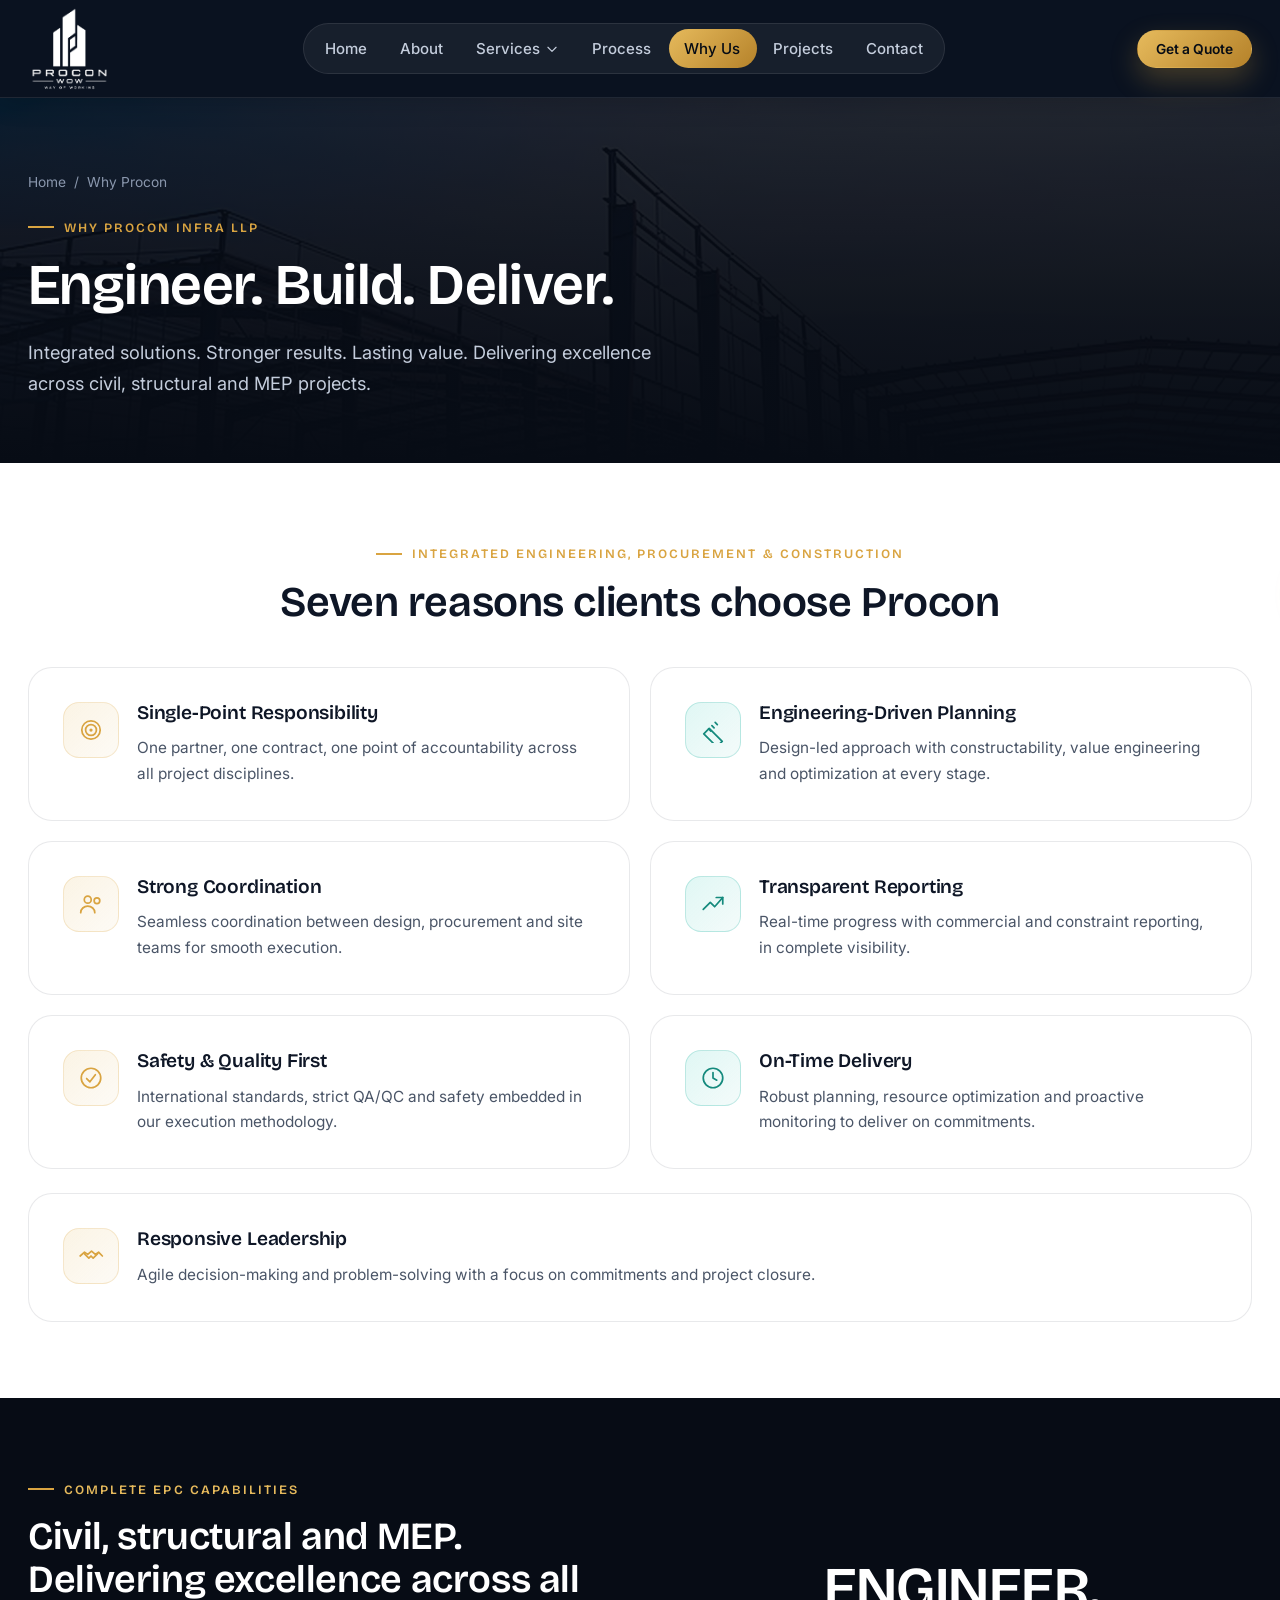
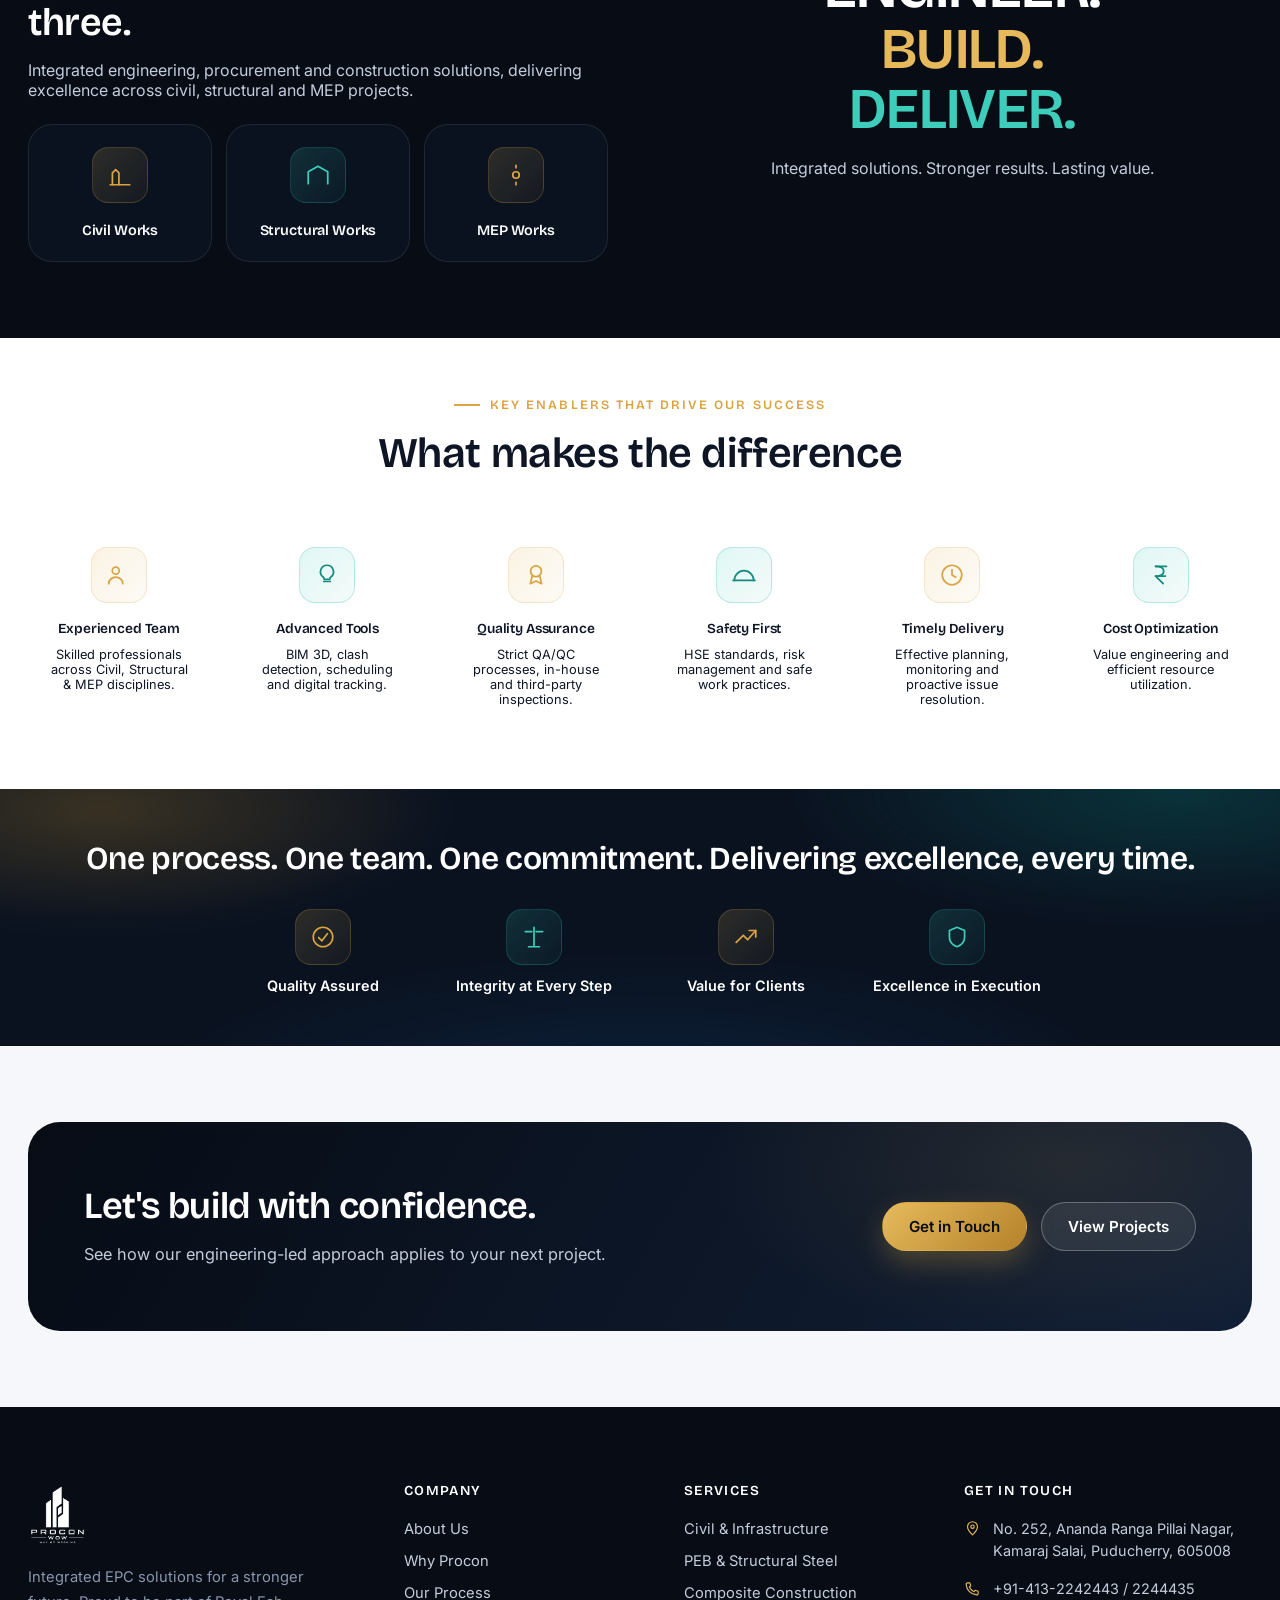
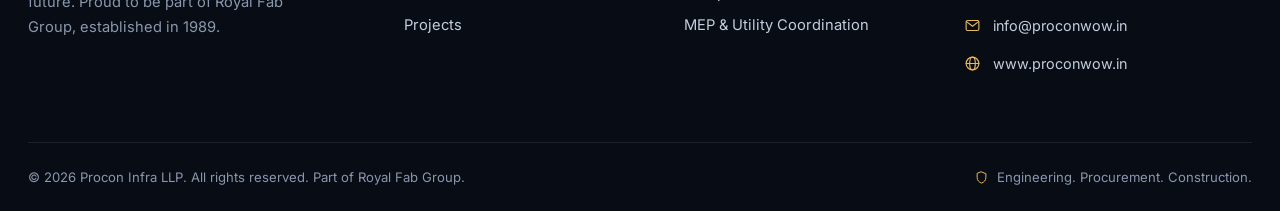
<file: why-procon.html>
<!doctype html>
<html lang="en">
<head>
<meta charset="UTF-8">
<meta name="viewport" content="width=device-width, initial-scale=1.0">
<title>Why Procon | Procon Infra LLP</title>
<meta name="description" content="Why choose Procon Infra LLP: single-point responsibility, engineering-driven planning, strong coordination and on-time delivery across civil, structural and MEP works.">
<link rel="icon" href="assets/images/logo-black.jpg">
<link rel="stylesheet" href="css/style.css">
</head>
<body>

<header class="navbar">
  <div class="navbar__inner">
    <a href="index.html" class="brand"><span class="brand__chip"><img src="assets/images/logo-white.png" alt="Procon Infra LLP"></span></a>
    <nav class="nav-pills" aria-label="Primary">
      <span class="nav-pills__glow"></span>
      <div class="nav-item"><a href="index.html" class="nav-link">Home</a></div>
      <div class="nav-item"><a href="about.html" class="nav-link">About</a></div>
      <div class="nav-item has-dropdown">
        <a href="services/index.html" class="nav-link">Services
          <svg viewBox="0 0 24 24" fill="none" stroke="currentColor" stroke-width="2" stroke-linecap="round" stroke-linejoin="round"><polyline points="5 9 12 16 19 9"/></svg>
        </a>
        <div class="nav-dropdown">
          <a href="services/civil-infrastructure.html"><span class="ic"><svg viewBox="0 0 24 24" fill="none" stroke="currentColor" stroke-width="1.6" stroke-linecap="round" stroke-linejoin="round"><path d="M3 21h18"/><path d="M5 21V10l3-3 3 3v11"/><path d="M13 21V7l3-3 3 3v14"/></svg></span>Civil &amp; Infrastructure</a>
          <a href="services/peb-structural-steel.html"><span class="ic"><svg viewBox="0 0 24 24" fill="none" stroke="currentColor" stroke-width="1.6" stroke-linecap="round" stroke-linejoin="round"><path d="M3 20V9l9-5 9 5v11"/><path d="M3 9l9 5 9-5"/><path d="M12 14v6"/></svg></span>PEB &amp; Structural Steel</a>
          <a href="services/composite-construction.html"><span class="ic"><svg viewBox="0 0 24 24" fill="none" stroke="currentColor" stroke-width="1.6" stroke-linecap="round" stroke-linejoin="round"><path d="M12 3l9 4.5-9 4.5-9-4.5L12 3z"/><path d="M3 12l9 4.5 9-4.5"/><path d="M3 16.5L12 21l9-4.5"/></svg></span>Composite Construction</a>
          <a href="services/mep-utility.html"><span class="ic"><svg viewBox="0 0 24 24" fill="none" stroke="currentColor" stroke-width="1.6" stroke-linecap="round" stroke-linejoin="round"><circle cx="12" cy="12" r="3"/><path d="M12 3v2.2M12 18.8V21M21 12h-2.2M5.2 12H3M18.1 5.9l-1.6 1.6M7.5 16.5l-1.6 1.6M18.1 18.1l-1.6-1.6M7.5 7.5L5.9 5.9"/></svg></span>MEP &amp; Utility Coordination</a>
        </div>
      </div>
      <div class="nav-item"><a href="process.html" class="nav-link">Process</a></div>
      <div class="nav-item"><a href="why-procon.html" class="nav-link is-active">Why Us</a></div>
      <div class="nav-item"><a href="projects.html" class="nav-link">Projects</a></div>
      <div class="nav-item"><a href="contact.html" class="nav-link">Contact</a></div>
    </nav>
    <div class="nav-cta">
      <a href="contact.html" class="btn btn-gold btn-sm">Get a Quote</a>
      <button class="navbar__toggle" aria-label="Open menu"><svg viewBox="0 0 24 24" fill="none" stroke="currentColor" stroke-width="1.8" stroke-linecap="round"><line x1="3.5" y1="7" x2="20.5" y2="7"/><line x1="3.5" y1="12" x2="20.5" y2="12"/><line x1="3.5" y1="17" x2="20.5" y2="17"/></svg></button>
    </div>
  </div>
</header>

<div class="mobile-drawer">
  <div class="mobile-drawer__top">
    <span class="brand__chip"><img src="assets/images/logo-white.png" alt="Procon Infra LLP"></span>
    <button class="mobile-drawer__close" aria-label="Close menu"><svg style="width:22px;height:22px;color:#fff" viewBox="0 0 24 24" fill="none" stroke="currentColor" stroke-width="1.8" stroke-linecap="round"><line x1="5" y1="5" x2="19" y2="19"/><line x1="19" y1="5" x2="5" y2="19"/></svg></button>
  </div>
  <ul class="mobile-drawer__list">
    <li><a href="index.html">Home</a></li>
    <li><a href="about.html">About</a></li>
    <li class="mdrop">
      <div class="mdrop__head">Services <svg viewBox="0 0 24 24" fill="none" stroke="currentColor" stroke-width="2" stroke-linecap="round" stroke-linejoin="round"><polyline points="5 9 12 16 19 9"/></svg></div>
      <div class="mdrop__panel">
        <a href="services/civil-infrastructure.html">Civil &amp; Infrastructure</a>
        <a href="services/peb-structural-steel.html">PEB &amp; Structural Steel</a>
        <a href="services/composite-construction.html">Composite Construction</a>
        <a href="services/mep-utility.html">MEP &amp; Utility Coordination</a>
      </div>
    </li>
    <li><a href="process.html">Process</a></li>
    <li><a href="why-procon.html">Why Us</a></li>
    <li><a href="projects.html">Projects</a></li>
    <li><a href="contact.html">Contact</a></li>
  </ul>
  <div class="mobile-drawer__cta"><a href="contact.html" class="btn btn-gold">Get a Quote</a></div>
  <div class="mobile-drawer__contact">+91-413-2242443 / 2244435<br>info@proconwow.in<br>No. 252, Ananda Ranga Pillai Nagar, Kamaraj Salai, Puducherry, 605008</div>
</div>

<!-- ===================== PAGE HERO ===================== -->
<section class="page-hero surface-grid">
  <div class="page-hero__bg"><img src="assets/images/hero-construction-sunset.jpg" alt=""></div>
  <div class="container page-hero__inner">
    <div class="breadcrumb"><a href="index.html">Home</a><span>/</span><span>Why Procon</span></div>
    <span class="eyebrow">Why Procon Infra LLP</span>
    <h1>Engineer. Build. Deliver.</h1>
    <p class="lead">Integrated solutions. Stronger results. Lasting value. Delivering excellence across civil, structural and MEP projects.</p>
  </div>
</section>

<!-- ===================== 7 REASONS ===================== -->
<section class="section bg-white">
  <div class="container">
    <div class="section-head center reveal">
      <span class="eyebrow">Integrated engineering, procurement &amp; construction</span>
      <h2>Seven reasons clients choose Procon</h2>
    </div>
    <div class="grid grid-2 reveal reveal-stagger" style="gap:20px">
      <div class="card spot-card tilt" style="--i:0;display:flex;gap:18px;align-items:flex-start">
        <div class="icon-badge" style="flex-shrink:0"><svg viewBox="0 0 24 24" fill="none" stroke="currentColor" stroke-width="1.6" stroke-linecap="round" stroke-linejoin="round"><circle cx="12" cy="12" r="8.5"/><circle cx="12" cy="12" r="5"/><circle cx="12" cy="12" r="1.5" fill="currentColor" stroke="none"/></svg></div>
        <div><h3 style="margin-top:0">Single-Point Responsibility</h3><p>One partner, one contract, one point of accountability across all project disciplines.</p></div>
      </div>
      <div class="card spot-card tilt" style="--i:1;display:flex;gap:18px;align-items:flex-start">
        <div class="icon-badge teal" style="flex-shrink:0"><svg viewBox="0 0 24 24" fill="none" stroke="currentColor" stroke-width="1.6" stroke-linecap="round" stroke-linejoin="round"><path d="M3.5 15.5l5-5 12 12-5 5z"/><path d="M8 11l2 2M11 8l2 2M14 5l2 2"/></svg></div>
        <div><h3 style="margin-top:0">Engineering-Driven Planning</h3><p>Design-led approach with constructability, value engineering and optimization at every stage.</p></div>
      </div>
      <div class="card spot-card tilt" style="--i:2;display:flex;gap:18px;align-items:flex-start">
        <div class="icon-badge" style="flex-shrink:0"><svg viewBox="0 0 24 24" fill="none" stroke="currentColor" stroke-width="1.6" stroke-linecap="round" stroke-linejoin="round"><circle cx="9" cy="8" r="3.2"/><path d="M2.5 20c0-3.5 3-6 6.5-6s6.5 2.5 6.5 6"/><circle cx="17.5" cy="9" r="2.6"/></svg></div>
        <div><h3 style="margin-top:0">Strong Coordination</h3><p>Seamless coordination between design, procurement and site teams for smooth execution.</p></div>
      </div>
      <div class="card spot-card tilt" style="--i:3;display:flex;gap:18px;align-items:flex-start">
        <div class="icon-badge teal" style="flex-shrink:0"><svg viewBox="0 0 24 24" fill="none" stroke="currentColor" stroke-width="1.6" stroke-linecap="round" stroke-linejoin="round"><polyline points="3 17 9.5 10.5 13.5 14.5 21 6"/><polyline points="15 6 21 6 21 12"/></svg></div>
        <div><h3 style="margin-top:0">Transparent Reporting</h3><p>Real-time progress with commercial and constraint reporting, in complete visibility.</p></div>
      </div>
      <div class="card spot-card tilt" style="--i:4;display:flex;gap:18px;align-items:flex-start">
        <div class="icon-badge" style="flex-shrink:0"><svg viewBox="0 0 24 24" fill="none" stroke="currentColor" stroke-width="1.6" stroke-linecap="round" stroke-linejoin="round"><circle cx="12" cy="12" r="9"/><polyline points="8 12.5 11 15.5 16 9"/></svg></div>
        <div><h3 style="margin-top:0">Safety &amp; Quality First</h3><p>International standards, strict QA/QC and safety embedded in our execution methodology.</p></div>
      </div>
      <div class="card spot-card tilt" style="--i:5;display:flex;gap:18px;align-items:flex-start">
        <div class="icon-badge teal" style="flex-shrink:0"><svg viewBox="0 0 24 24" fill="none" stroke="currentColor" stroke-width="1.6" stroke-linecap="round" stroke-linejoin="round"><circle cx="12" cy="12" r="9"/><path d="M12 7v5l3.5 2"/></svg></div>
        <div><h3 style="margin-top:0">On-Time Delivery</h3><p>Robust planning, resource optimization and proactive monitoring to deliver on commitments.</p></div>
      </div>
    </div>
    <div class="card spot-card tilt reveal mt-24" style="display:flex;gap:18px;align-items:flex-start;max-width:none">
      <div class="icon-badge" style="flex-shrink:0"><svg viewBox="0 0 24 24" fill="none" stroke="currentColor" stroke-width="1.6" stroke-linecap="round" stroke-linejoin="round"><path d="M2 12l4-3.5 3 2 3.5-3 3.5 3 3-2 3.5 3.5"/><path d="M6 10l4 4 2-2 2 2 4-4"/></svg></div>
      <div><h3 style="margin-top:0">Responsive Leadership</h3><p>Agile decision-making and problem-solving with a focus on commitments and project closure.</p></div>
    </div>
  </div>
</section>

<!-- ===================== ENGINEER BUILD DELIVER ===================== -->
<section class="section bg-dark surface-dots" style="overflow:hidden">
  <div class="container">
    <div class="split">
      <div class="reveal">
        <span class="eyebrow">Complete EPC capabilities</span>
        <h2 style="color:#fff;font-size:clamp(1.8rem,3vw,2.4rem)">Civil, structural and MEP. Delivering excellence across all three.</h2>
        <p style="color:var(--tx-2);margin-top:16px">Integrated engineering, procurement and construction solutions, delivering excellence across civil, structural and MEP projects.</p>
        <div class="grid grid-3 mt-24" style="gap:14px">
          <div class="card-dark spot-card text-center" style="padding:22px 14px"><div class="icon-badge" style="margin-inline:auto"><svg viewBox="0 0 24 24" fill="none" stroke="currentColor" stroke-width="1.6" stroke-linecap="round" stroke-linejoin="round"><path d="M3 21h18"/><path d="M5 21V10l3-3 3 3v11"/></svg></div><h3 style="font-size:.9rem;text-align:center">Civil Works</h3></div>
          <div class="card-dark spot-card text-center" style="padding:22px 14px"><div class="icon-badge teal" style="margin-inline:auto"><svg viewBox="0 0 24 24" fill="none" stroke="currentColor" stroke-width="1.6" stroke-linecap="round" stroke-linejoin="round"><path d="M3 20V9l9-5 9 5v11"/></svg></div><h3 style="font-size:.9rem;text-align:center">Structural Works</h3></div>
          <div class="card-dark spot-card text-center" style="padding:22px 14px"><div class="icon-badge" style="margin-inline:auto"><svg viewBox="0 0 24 24" fill="none" stroke="currentColor" stroke-width="1.6" stroke-linecap="round" stroke-linejoin="round"><circle cx="12" cy="12" r="3"/><path d="M12 3v2.2M12 18.8V21"/></svg></div><h3 style="font-size:.9rem;text-align:center">MEP Works</h3></div>
        </div>
      </div>
      <div class="reveal" style="text-align:center">
        <h2 style="font-size:clamp(2.4rem,5vw,3.6rem);color:#fff;line-height:1.05">ENGINEER.<br><span style="color:var(--gold-400)">BUILD.</span><br><span style="color:var(--teal-400)">DELIVER.</span></h2>
        <p style="margin-top:18px;color:var(--tx-2)">Integrated solutions. Stronger results. Lasting value.</p>
      </div>
    </div>
  </div>
</section>

<!-- ===================== KEY ENABLERS ===================== -->
<section class="section-tight bg-white">
  <div class="container">
    <div class="section-head center reveal">
      <span class="eyebrow">Key enablers that drive our success</span>
      <h2>What makes the difference</h2>
    </div>
    <div class="grid grid-6 reveal reveal-stagger">
      <div class="value-card" style="--i:0"><div class="icon-badge"><svg viewBox="0 0 24 24" fill="none" stroke="currentColor" stroke-width="1.6" stroke-linecap="round" stroke-linejoin="round"><circle cx="9" cy="8" r="3.2"/><path d="M2.5 20c0-3.5 3-6 6.5-6s6.5 2.5 6.5 6"/></svg></div><h3 style="font-size:.86rem">Experienced Team</h3><p style="font-size:.8rem">Skilled professionals across Civil, Structural &amp; MEP disciplines.</p></div>
      <div class="value-card" style="--i:1"><div class="icon-badge teal"><svg viewBox="0 0 24 24" fill="none" stroke="currentColor" stroke-width="1.6" stroke-linecap="round" stroke-linejoin="round"><path d="M9 18h6"/><path d="M12 3a6 6 0 0 0-3.6 10.8c.6.5 1 1.2 1 2.2h5.2c0-1 .4-1.7 1-2.2A6 6 0 0 0 12 3z"/></svg></div><h3 style="font-size:.86rem">Advanced Tools</h3><p style="font-size:.8rem">BIM 3D, clash detection, scheduling and digital tracking.</p></div>
      <div class="value-card" style="--i:2"><div class="icon-badge"><svg viewBox="0 0 24 24" fill="none" stroke="currentColor" stroke-width="1.6" stroke-linecap="round" stroke-linejoin="round"><circle cx="12" cy="8.5" r="5"/><path d="M8.5 13l-1.7 7 5.2-2.5 5.2 2.5-1.7-7"/></svg></div><h3 style="font-size:.86rem">Quality Assurance</h3><p style="font-size:.8rem">Strict QA/QC processes, in-house and third-party inspections.</p></div>
      <div class="value-card" style="--i:3"><div class="icon-badge teal"><svg viewBox="0 0 24 24" fill="none" stroke="currentColor" stroke-width="1.6" stroke-linecap="round" stroke-linejoin="round"><path d="M3 17a9 9 0 0 1 18 0"/><path d="M2 17h20"/></svg></div><h3 style="font-size:.86rem">Safety First</h3><p style="font-size:.8rem">HSE standards, risk management and safe work practices.</p></div>
      <div class="value-card" style="--i:4"><div class="icon-badge"><svg viewBox="0 0 24 24" fill="none" stroke="currentColor" stroke-width="1.6" stroke-linecap="round" stroke-linejoin="round"><circle cx="12" cy="12" r="9"/><path d="M12 7v5l3.5 2"/></svg></div><h3 style="font-size:.86rem">Timely Delivery</h3><p style="font-size:.8rem">Effective planning, monitoring and proactive issue resolution.</p></div>
      <div class="value-card" style="--i:5"><div class="icon-badge teal"><svg viewBox="0 0 24 24" fill="none" stroke="currentColor" stroke-width="1.6" stroke-linecap="round" stroke-linejoin="round"><path d="M7 4h10"/><path d="M7 4c4.5 0 7.5 1.6 7.5 4.5S11.5 13 7 13h9"/><path d="M7 13l7 7"/></svg></div><h3 style="font-size:.86rem">Cost Optimization</h3><p style="font-size:.8rem">Value engineering and efficient resource utilization.</p></div>
    </div>
  </div>
</section>

<!-- ===================== COMMITMENT BANNER ===================== -->
<section class="section-tight bg-panel surface-aurora" style="overflow:hidden">
  <div class="container reveal text-center">
    <h2 style="color:#fff;font-size:clamp(1.5rem,2.6vw,2rem)">One process. One team. One commitment. Delivering excellence, every time.</h2>
    <div class="grid grid-4 mt-32" style="max-width:820px;margin-inline:auto">
      <div class="text-center"><div class="icon-badge" style="margin-inline:auto"><svg viewBox="0 0 24 24" fill="none" stroke="currentColor" stroke-width="1.6" stroke-linecap="round" stroke-linejoin="round"><circle cx="12" cy="12" r="9"/><polyline points="8 12.5 11 15.5 16 9"/></svg></div><p style="margin-top:12px;color:#fff;font-weight:600;font-size:.9rem">Quality Assured</p></div>
      <div class="text-center"><div class="icon-badge teal" style="margin-inline:auto"><svg viewBox="0 0 24 24" fill="none" stroke="currentColor" stroke-width="1.6" stroke-linecap="round" stroke-linejoin="round"><path d="M12 3v17"/><path d="M7 21h10"/><path d="M4 7h6M14 7h6"/></svg></div><p style="margin-top:12px;color:#fff;font-weight:600;font-size:.9rem">Integrity at Every Step</p></div>
      <div class="text-center"><div class="icon-badge" style="margin-inline:auto"><svg viewBox="0 0 24 24" fill="none" stroke="currentColor" stroke-width="1.6" stroke-linecap="round" stroke-linejoin="round"><polyline points="3 17 9.5 10.5 13.5 14.5 21 6"/><polyline points="15 6 21 6 21 12"/></svg></div><p style="margin-top:12px;color:#fff;font-weight:600;font-size:.9rem">Value for Clients</p></div>
      <div class="text-center"><div class="icon-badge teal" style="margin-inline:auto"><svg viewBox="0 0 24 24" fill="none" stroke="currentColor" stroke-width="1.6" stroke-linecap="round" stroke-linejoin="round"><path d="M12 3l7 3v6c0 4.5-3 7.5-7 9-4-1.5-7-4.5-7-9V6z"/></svg></div><p style="margin-top:12px;color:#fff;font-weight:600;font-size:.9rem">Excellence in Execution</p></div>
    </div>
  </div>
</section>

<!-- ===================== CTA ===================== -->
<section class="section bg-paper">
  <div class="container reveal">
    <div class="cta-banner">
      <div class="cta-banner__text">
        <h2>Let's build with confidence.</h2>
        <p>See how our engineering-led approach applies to your next project.</p>
      </div>
      <div class="cta-banner__actions">
        <a href="contact.html" class="btn btn-gold">Get in Touch</a>
        <a href="projects.html" class="btn btn-ghost-light">View Projects</a>
      </div>
    </div>
  </div>
</section>

<footer class="footer">
  <div class="container">
    <div class="footer__top">
      <div class="footer__brand">
        <img src="assets/images/logo-white.png" alt="Procon Infra LLP">
        <p>Integrated EPC solutions for a stronger future. Proud to be part of Royal Fab Group, established in 1989.</p>
      </div>
      <div>
        <h4>Company</h4>
        <ul class="footer__links">
          <li><a href="about.html">About Us</a></li>
          <li><a href="why-procon.html">Why Procon</a></li>
          <li><a href="process.html">Our Process</a></li>
          <li><a href="projects.html">Projects</a></li>
        </ul>
      </div>
      <div>
        <h4>Services</h4>
        <ul class="footer__links">
          <li><a href="services/civil-infrastructure.html">Civil &amp; Infrastructure</a></li>
          <li><a href="services/peb-structural-steel.html">PEB &amp; Structural Steel</a></li>
          <li><a href="services/composite-construction.html">Composite Construction</a></li>
          <li><a href="services/mep-utility.html">MEP &amp; Utility Coordination</a></li>
        </ul>
      </div>
      <div>
        <h4>Get in Touch</h4>
        <ul class="footer__contact">
          <li><svg viewBox="0 0 24 24" fill="none" stroke="currentColor" stroke-width="1.6" stroke-linecap="round" stroke-linejoin="round"><path d="M12 21s7-6.6 7-11.5A7 7 0 0 0 5 9.5C5 14.4 12 21 12 21z"/><circle cx="12" cy="9.5" r="2.4"/></svg> No. 252, Ananda Ranga Pillai Nagar, Kamaraj Salai, Puducherry, 605008</li>
          <li><svg viewBox="0 0 24 24" fill="none" stroke="currentColor" stroke-width="1.6" stroke-linecap="round" stroke-linejoin="round"><path d="M5 4h3.2l1.3 4.3-2 1.6a13 13 0 0 0 6.6 6.6l1.6-2L20 15.8V19a2 2 0 0 1-2.2 2A16 16 0 0 1 3 6.2 2 2 0 0 1 5 4z"/></svg> +91-413-2242443 / 2244435</li>
          <li><svg viewBox="0 0 24 24" fill="none" stroke="currentColor" stroke-width="1.6" stroke-linecap="round" stroke-linejoin="round"><rect x="3" y="5" width="18" height="14" rx="2"/><path d="M3.5 6.5L12 13l8.5-6.5"/></svg> info@proconwow.in</li>
          <li><svg viewBox="0 0 24 24" fill="none" stroke="currentColor" stroke-width="1.6" stroke-linecap="round" stroke-linejoin="round"><circle cx="12" cy="12" r="9"/><ellipse cx="12" cy="12" rx="4" ry="9"/><line x1="3" y1="12" x2="21" y2="12"/></svg> www.proconwow.in</li>
        </ul>
      </div>
    </div>
    <div class="footer__bottom">
      <span>&copy; 2026 Procon Infra LLP. All rights reserved. Part of Royal Fab Group.</span>
      <span class="footer__badge"><svg viewBox="0 0 24 24" fill="none" stroke="currentColor" stroke-width="1.6" stroke-linecap="round" stroke-linejoin="round"><path d="M12 3l7 3v6c0 4.5-3 7.5-7 9-4-1.5-7-4.5-7-9V6z"/></svg> Engineering. Procurement. Construction.</span>
    </div>
  </div>
</footer>

<button class="to-top" aria-label="Back to top"><svg viewBox="0 0 24 24" fill="none" stroke="currentColor" stroke-width="1.8" stroke-linecap="round" stroke-linejoin="round"><line x1="4" y1="12" x2="19" y2="12"/><polyline points="13 6 19 12 13 18"/></svg></button>
<script src="js/main.js"></script>
</body>
</html>
</file>
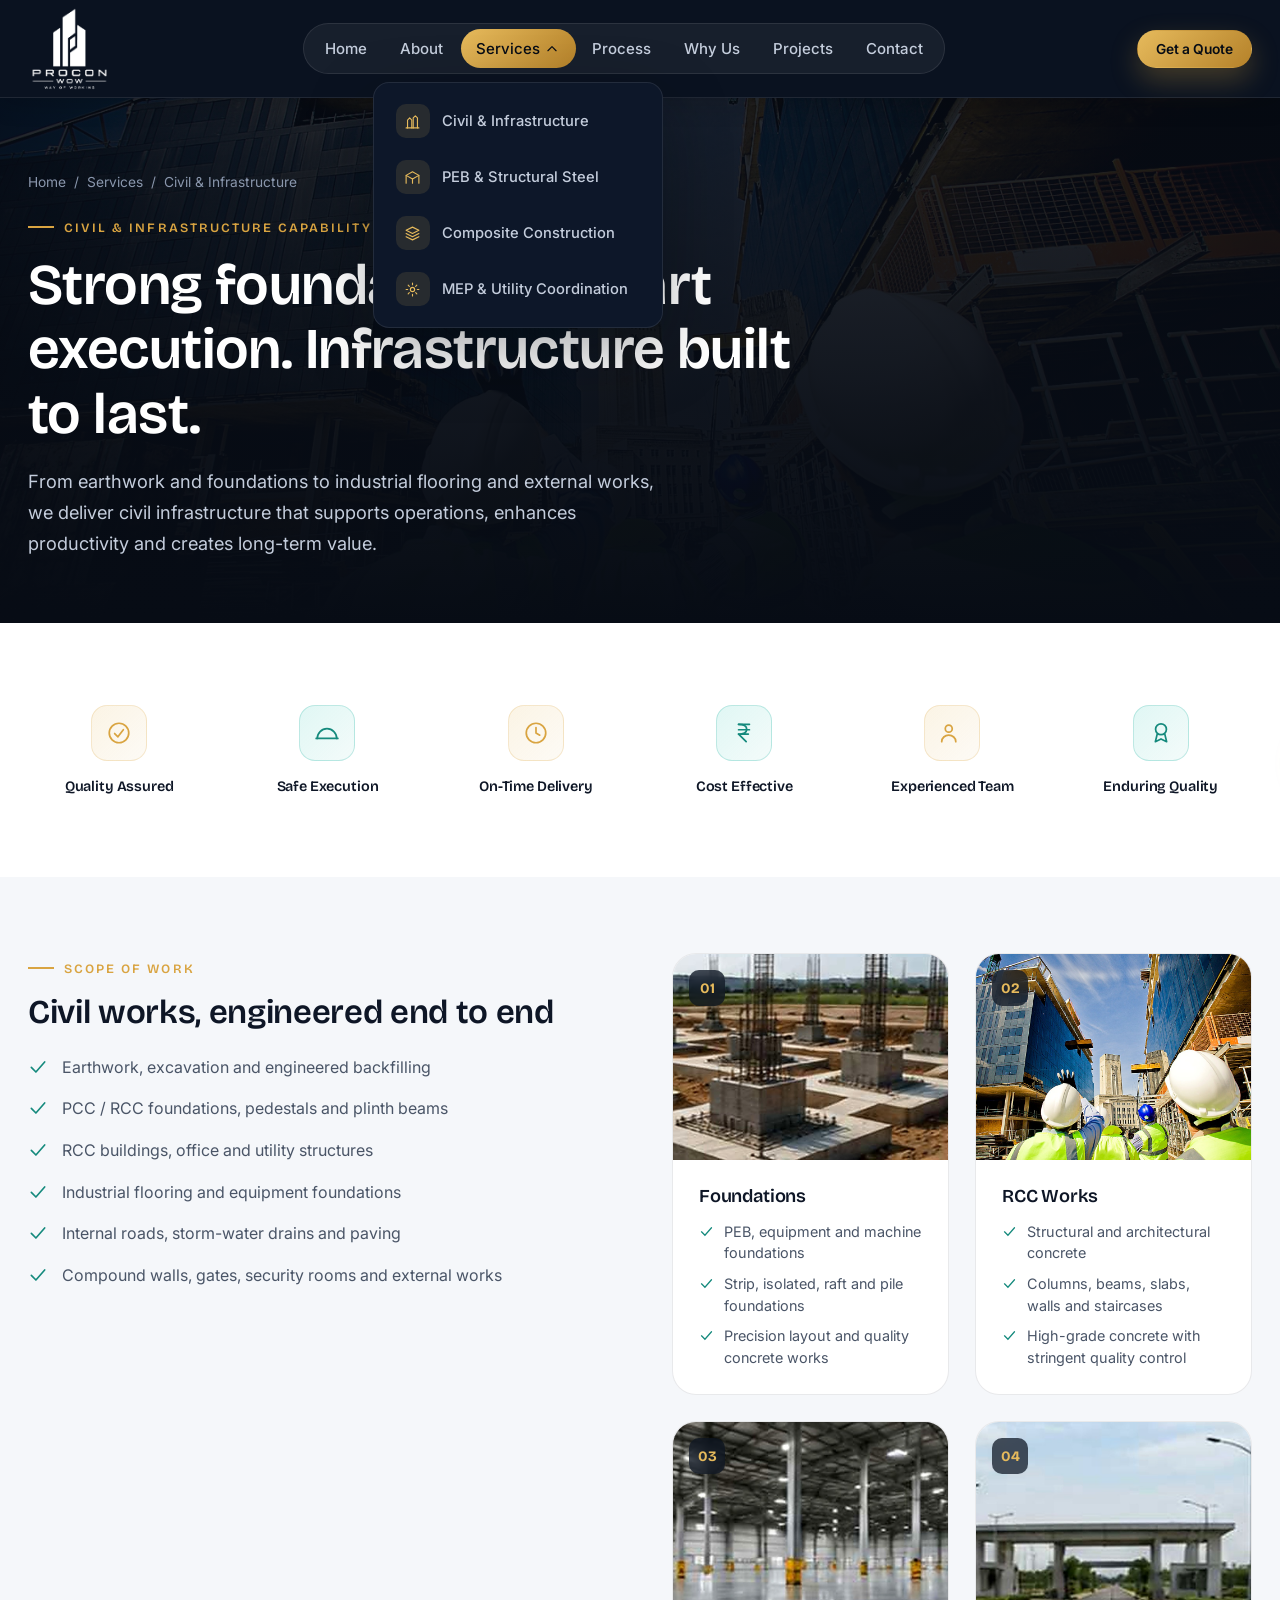
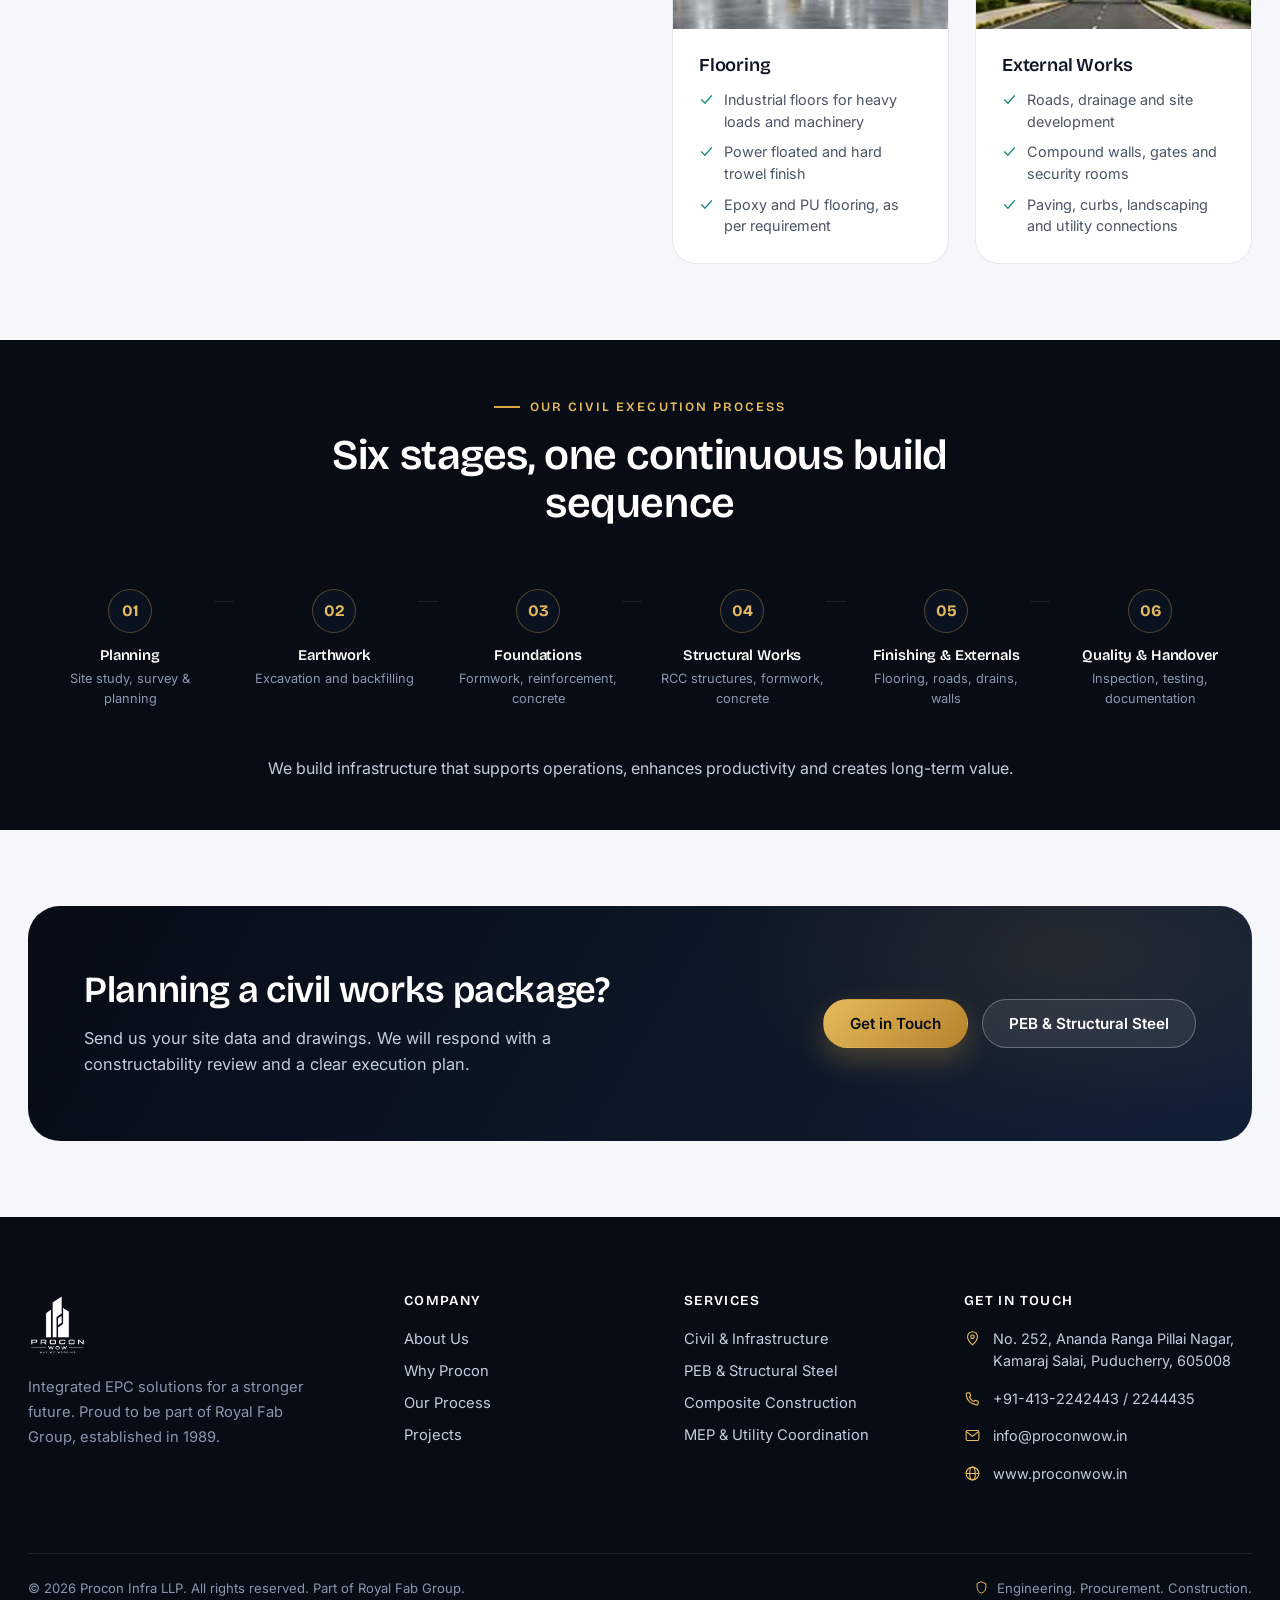
<file: services/civil-infrastructure.html>
<!doctype html>
<html lang="en">
<head>
<meta charset="UTF-8">
<meta name="viewport" content="width=device-width, initial-scale=1.0">
<title>Civil &amp; Infrastructure | Procon Infra LLP</title>
<meta name="description" content="Foundations, RCC structures, industrial flooring and external works. Procon Infra LLP's civil and infrastructure capability, built to last.">
<link rel="icon" href="../assets/images/logo-black.jpg">
<link rel="stylesheet" href="../css/style.css">
</head>
<body>

<header class="navbar">
  <div class="navbar__inner">
    <a href="../index.html" class="brand"><span class="brand__chip"><img src="../assets/images/logo-white.png" alt="Procon Infra LLP"></span></a>
    <nav class="nav-pills" aria-label="Primary">
      <span class="nav-pills__glow"></span>
      <div class="nav-item"><a href="../index.html" class="nav-link">Home</a></div>
      <div class="nav-item"><a href="../about.html" class="nav-link">About</a></div>
      <div class="nav-item has-dropdown open">
        <a href="index.html" class="nav-link is-active">Services
          <svg viewBox="0 0 24 24" fill="none" stroke="currentColor" stroke-width="2" stroke-linecap="round" stroke-linejoin="round"><polyline points="5 9 12 16 19 9"/></svg>
        </a>
        <div class="nav-dropdown">
          <a href="civil-infrastructure.html"><span class="ic"><svg viewBox="0 0 24 24" fill="none" stroke="currentColor" stroke-width="1.6" stroke-linecap="round" stroke-linejoin="round"><path d="M3 21h18"/><path d="M5 21V10l3-3 3 3v11"/><path d="M13 21V7l3-3 3 3v14"/></svg></span>Civil &amp; Infrastructure</a>
          <a href="peb-structural-steel.html"><span class="ic"><svg viewBox="0 0 24 24" fill="none" stroke="currentColor" stroke-width="1.6" stroke-linecap="round" stroke-linejoin="round"><path d="M3 20V9l9-5 9 5v11"/><path d="M3 9l9 5 9-5"/><path d="M12 14v6"/></svg></span>PEB &amp; Structural Steel</a>
          <a href="composite-construction.html"><span class="ic"><svg viewBox="0 0 24 24" fill="none" stroke="currentColor" stroke-width="1.6" stroke-linecap="round" stroke-linejoin="round"><path d="M12 3l9 4.5-9 4.5-9-4.5L12 3z"/><path d="M3 12l9 4.5 9-4.5"/><path d="M3 16.5L12 21l9-4.5"/></svg></span>Composite Construction</a>
          <a href="mep-utility.html"><span class="ic"><svg viewBox="0 0 24 24" fill="none" stroke="currentColor" stroke-width="1.6" stroke-linecap="round" stroke-linejoin="round"><circle cx="12" cy="12" r="3"/><path d="M12 3v2.2M12 18.8V21M21 12h-2.2M5.2 12H3M18.1 5.9l-1.6 1.6M7.5 16.5l-1.6 1.6M18.1 18.1l-1.6-1.6M7.5 7.5L5.9 5.9"/></svg></span>MEP &amp; Utility Coordination</a>
        </div>
      </div>
      <div class="nav-item"><a href="../process.html" class="nav-link">Process</a></div>
      <div class="nav-item"><a href="../why-procon.html" class="nav-link">Why Us</a></div>
      <div class="nav-item"><a href="../projects.html" class="nav-link">Projects</a></div>
      <div class="nav-item"><a href="../contact.html" class="nav-link">Contact</a></div>
    </nav>
    <div class="nav-cta">
      <a href="../contact.html" class="btn btn-gold btn-sm">Get a Quote</a>
      <button class="navbar__toggle" aria-label="Open menu"><svg viewBox="0 0 24 24" fill="none" stroke="currentColor" stroke-width="1.8" stroke-linecap="round"><line x1="3.5" y1="7" x2="20.5" y2="7"/><line x1="3.5" y1="12" x2="20.5" y2="12"/><line x1="3.5" y1="17" x2="20.5" y2="17"/></svg></button>
    </div>
  </div>
</header>

<div class="mobile-drawer">
  <div class="mobile-drawer__top">
    <span class="brand__chip"><img src="../assets/images/logo-white.png" alt="Procon Infra LLP"></span>
    <button class="mobile-drawer__close" aria-label="Close menu"><svg style="width:22px;height:22px;color:#fff" viewBox="0 0 24 24" fill="none" stroke="currentColor" stroke-width="1.8" stroke-linecap="round"><line x1="5" y1="5" x2="19" y2="19"/><line x1="19" y1="5" x2="5" y2="19"/></svg></button>
  </div>
  <ul class="mobile-drawer__list">
    <li><a href="../index.html">Home</a></li>
    <li><a href="../about.html">About</a></li>
    <li class="mdrop open">
      <div class="mdrop__head">Services <svg viewBox="0 0 24 24" fill="none" stroke="currentColor" stroke-width="2" stroke-linecap="round" stroke-linejoin="round"><polyline points="5 9 12 16 19 9"/></svg></div>
      <div class="mdrop__panel">
        <a href="civil-infrastructure.html">Civil &amp; Infrastructure</a>
        <a href="peb-structural-steel.html">PEB &amp; Structural Steel</a>
        <a href="composite-construction.html">Composite Construction</a>
        <a href="mep-utility.html">MEP &amp; Utility Coordination</a>
      </div>
    </li>
    <li><a href="../process.html">Process</a></li>
    <li><a href="../why-procon.html">Why Us</a></li>
    <li><a href="../projects.html">Projects</a></li>
    <li><a href="../contact.html">Contact</a></li>
  </ul>
  <div class="mobile-drawer__cta"><a href="../contact.html" class="btn btn-gold">Get a Quote</a></div>
  <div class="mobile-drawer__contact">+91-413-2242443 / 2244435<br>info@proconwow.in<br>No. 252, Ananda Ranga Pillai Nagar, Kamaraj Salai, Puducherry, 605008</div>
</div>

<!-- ===================== PAGE HERO ===================== -->
<section class="page-hero surface-grid">
  <div class="page-hero__bg"><img src="../assets/images/civil-rcc.jpg" alt=""></div>
  <div class="container page-hero__inner">
    <div class="breadcrumb"><a href="../index.html">Home</a><span>/</span><a href="index.html">Services</a><span>/</span><span>Civil &amp; Infrastructure</span></div>
    <span class="eyebrow">Civil &amp; infrastructure capability</span>
    <h1>Strong foundations. Smart execution. Infrastructure built to last.</h1>
    <p class="lead">From earthwork and foundations to industrial flooring and external works, we deliver civil infrastructure that supports operations, enhances productivity and creates long-term value.</p>
  </div>
</section>

<!-- ===================== STRENGTHS ===================== -->
<section class="section-tight bg-white">
  <div class="container">
    <div class="grid grid-6 reveal reveal-stagger">
      <div class="value-card" style="--i:0"><div class="icon-badge"><svg viewBox="0 0 24 24" fill="none" stroke="currentColor" stroke-width="1.6" stroke-linecap="round" stroke-linejoin="round"><circle cx="12" cy="12" r="9"/><polyline points="8 12.5 11 15.5 16 9"/></svg></div><h3 style="font-size:.9rem">Quality Assured</h3></div>
      <div class="value-card" style="--i:1"><div class="icon-badge teal"><svg viewBox="0 0 24 24" fill="none" stroke="currentColor" stroke-width="1.6" stroke-linecap="round" stroke-linejoin="round"><path d="M3 17a9 9 0 0 1 18 0"/><path d="M2 17h20"/></svg></div><h3 style="font-size:.9rem">Safe Execution</h3></div>
      <div class="value-card" style="--i:2"><div class="icon-badge"><svg viewBox="0 0 24 24" fill="none" stroke="currentColor" stroke-width="1.6" stroke-linecap="round" stroke-linejoin="round"><circle cx="12" cy="12" r="9"/><path d="M12 7v5l3.5 2"/></svg></div><h3 style="font-size:.9rem">On-Time Delivery</h3></div>
      <div class="value-card" style="--i:3"><div class="icon-badge teal"><svg viewBox="0 0 24 24" fill="none" stroke="currentColor" stroke-width="1.6" stroke-linecap="round" stroke-linejoin="round"><path d="M7 4h10"/><path d="M7 9h10"/><path d="M7 4c4.5 0 7.5 1.6 7.5 4.5S11.5 13 7 13h9"/><path d="M7 13l7 7"/></svg></div><h3 style="font-size:.9rem">Cost Effective</h3></div>
      <div class="value-card" style="--i:4"><div class="icon-badge"><svg viewBox="0 0 24 24" fill="none" stroke="currentColor" stroke-width="1.6" stroke-linecap="round" stroke-linejoin="round"><circle cx="9" cy="8" r="3.2"/><path d="M2.5 20c0-3.5 3-6 6.5-6s6.5 2.5 6.5 6"/></svg></div><h3 style="font-size:.9rem">Experienced Team</h3></div>
      <div class="value-card" style="--i:5"><div class="icon-badge teal"><svg viewBox="0 0 24 24" fill="none" stroke="currentColor" stroke-width="1.6" stroke-linecap="round" stroke-linejoin="round"><circle cx="12" cy="8.5" r="5"/><path d="M8.5 13l-1.7 7 5.2-2.5 5.2 2.5-1.7-7"/></svg></div><h3 style="font-size:.9rem">Enduring Quality</h3></div>
    </div>
  </div>
</section>

<!-- ===================== SCOPE LIST + FOCUS AREAS ===================== -->
<section class="section bg-paper">
  <div class="container">
    <div class="split" style="align-items:flex-start">
      <div class="reveal sticky-col">
        <span class="eyebrow">Scope of work</span>
        <h2 style="font-size:clamp(1.6rem,2.6vw,2.1rem)">Civil works, engineered end to end</h2>
        <ul class="check-list mt-24">
          <li><svg viewBox="0 0 24 24" fill="none" stroke="currentColor" stroke-width="2" stroke-linecap="round" stroke-linejoin="round"><polyline points="4 12.5 9.5 18 20 6"/></svg> Earthwork, excavation and engineered backfilling</li>
          <li><svg viewBox="0 0 24 24" fill="none" stroke="currentColor" stroke-width="2" stroke-linecap="round" stroke-linejoin="round"><polyline points="4 12.5 9.5 18 20 6"/></svg> PCC / RCC foundations, pedestals and plinth beams</li>
          <li><svg viewBox="0 0 24 24" fill="none" stroke="currentColor" stroke-width="2" stroke-linecap="round" stroke-linejoin="round"><polyline points="4 12.5 9.5 18 20 6"/></svg> RCC buildings, office and utility structures</li>
          <li><svg viewBox="0 0 24 24" fill="none" stroke="currentColor" stroke-width="2" stroke-linecap="round" stroke-linejoin="round"><polyline points="4 12.5 9.5 18 20 6"/></svg> Industrial flooring and equipment foundations</li>
          <li><svg viewBox="0 0 24 24" fill="none" stroke="currentColor" stroke-width="2" stroke-linecap="round" stroke-linejoin="round"><polyline points="4 12.5 9.5 18 20 6"/></svg> Internal roads, storm-water drains and paving</li>
          <li><svg viewBox="0 0 24 24" fill="none" stroke="currentColor" stroke-width="2" stroke-linecap="round" stroke-linejoin="round"><polyline points="4 12.5 9.5 18 20 6"/></svg> Compound walls, gates, security rooms and external works</li>
        </ul>
      </div>
      <div class="grid grid-2 reveal reveal-stagger">
        <div class="feature-card spot-card tilt" style="--i:0">
          <div class="feature-card__media"><span class="feature-card__num">01</span><img src="../assets/images/civil-foundations.jpg" alt="Foundation pedestals under construction"></div>
          <div class="feature-card__body">
            <h3>Foundations</h3>
            <ul>
              <li><svg viewBox="0 0 24 24" fill="none" stroke="currentColor" stroke-width="2" stroke-linecap="round"><polyline points="4 12.5 9.5 18 20 6"/></svg> PEB, equipment and machine foundations</li>
              <li><svg viewBox="0 0 24 24" fill="none" stroke="currentColor" stroke-width="2" stroke-linecap="round"><polyline points="4 12.5 9.5 18 20 6"/></svg> Strip, isolated, raft and pile foundations</li>
              <li><svg viewBox="0 0 24 24" fill="none" stroke="currentColor" stroke-width="2" stroke-linecap="round"><polyline points="4 12.5 9.5 18 20 6"/></svg> Precision layout and quality concrete works</li>
            </ul>
          </div>
        </div>
        <div class="feature-card spot-card tilt" style="--i:1">
          <div class="feature-card__media"><span class="feature-card__num">02</span><img src="../assets/images/civil-rcc.jpg" alt="RCC structural works under construction"></div>
          <div class="feature-card__body">
            <h3>RCC Works</h3>
            <ul>
              <li><svg viewBox="0 0 24 24" fill="none" stroke="currentColor" stroke-width="2" stroke-linecap="round"><polyline points="4 12.5 9.5 18 20 6"/></svg> Structural and architectural concrete</li>
              <li><svg viewBox="0 0 24 24" fill="none" stroke="currentColor" stroke-width="2" stroke-linecap="round"><polyline points="4 12.5 9.5 18 20 6"/></svg> Columns, beams, slabs, walls and staircases</li>
              <li><svg viewBox="0 0 24 24" fill="none" stroke="currentColor" stroke-width="2" stroke-linecap="round"><polyline points="4 12.5 9.5 18 20 6"/></svg> High-grade concrete with stringent quality control</li>
            </ul>
          </div>
        </div>
        <div class="feature-card spot-card tilt" style="--i:2">
          <div class="feature-card__media"><span class="feature-card__num">03</span><img src="../assets/images/civil-flooring.jpg" alt="Industrial epoxy flooring"></div>
          <div class="feature-card__body">
            <h3>Flooring</h3>
            <ul>
              <li><svg viewBox="0 0 24 24" fill="none" stroke="currentColor" stroke-width="2" stroke-linecap="round"><polyline points="4 12.5 9.5 18 20 6"/></svg> Industrial floors for heavy loads and machinery</li>
              <li><svg viewBox="0 0 24 24" fill="none" stroke="currentColor" stroke-width="2" stroke-linecap="round"><polyline points="4 12.5 9.5 18 20 6"/></svg> Power floated and hard trowel finish</li>
              <li><svg viewBox="0 0 24 24" fill="none" stroke="currentColor" stroke-width="2" stroke-linecap="round"><polyline points="4 12.5 9.5 18 20 6"/></svg> Epoxy and PU flooring, as per requirement</li>
            </ul>
          </div>
        </div>
        <div class="feature-card spot-card tilt" style="--i:3">
          <div class="feature-card__media"><span class="feature-card__num">04</span><img src="../assets/images/civil-external.jpg" alt="External road and site development works"></div>
          <div class="feature-card__body">
            <h3>External Works</h3>
            <ul>
              <li><svg viewBox="0 0 24 24" fill="none" stroke="currentColor" stroke-width="2" stroke-linecap="round"><polyline points="4 12.5 9.5 18 20 6"/></svg> Roads, drainage and site development</li>
              <li><svg viewBox="0 0 24 24" fill="none" stroke="currentColor" stroke-width="2" stroke-linecap="round"><polyline points="4 12.5 9.5 18 20 6"/></svg> Compound walls, gates and security rooms</li>
              <li><svg viewBox="0 0 24 24" fill="none" stroke="currentColor" stroke-width="2" stroke-linecap="round"><polyline points="4 12.5 9.5 18 20 6"/></svg> Paving, curbs, landscaping and utility connections</li>
            </ul>
          </div>
        </div>
      </div>
    </div>
  </div>
</section>

<!-- ===================== CIVIL EXECUTION PROCESS ===================== -->
<section class="section-tight bg-dark surface-dots" style="overflow:hidden">
  <div class="container">
    <div class="section-head center reveal">
      <span class="eyebrow">Our civil execution process</span>
      <h2 style="color:#fff">Six stages, one continuous build sequence</h2>
    </div>
    <div class="mini-steps reveal reveal-stagger">
      <div class="mini-step" style="--i:0"><div class="mini-step__num">01</div><h4>Planning</h4><p>Site study, survey &amp; planning</p></div>
      <div class="mini-step" style="--i:1"><div class="mini-step__num">02</div><h4>Earthwork</h4><p>Excavation and backfilling</p></div>
      <div class="mini-step" style="--i:2"><div class="mini-step__num">03</div><h4>Foundations</h4><p>Formwork, reinforcement, concrete</p></div>
      <div class="mini-step" style="--i:3"><div class="mini-step__num">04</div><h4>Structural Works</h4><p>RCC structures, formwork, concrete</p></div>
      <div class="mini-step" style="--i:4"><div class="mini-step__num">05</div><h4>Finishing &amp; Externals</h4><p>Flooring, roads, drains, walls</p></div>
      <div class="mini-step" style="--i:5"><div class="mini-step__num">06</div><h4>Quality &amp; Handover</h4><p>Inspection, testing, documentation</p></div>
    </div>
    <p class="text-center reveal" style="margin-top:28px;color:var(--tx-2)">We build infrastructure that supports operations, enhances productivity and creates long-term value.</p>
  </div>
</section>

<!-- ===================== CTA ===================== -->
<section class="section bg-paper">
  <div class="container reveal">
    <div class="cta-banner">
      <div class="cta-banner__text">
        <h2>Planning a civil works package?</h2>
        <p>Send us your site data and drawings. We will respond with a constructability review and a clear execution plan.</p>
      </div>
      <div class="cta-banner__actions">
        <a href="../contact.html" class="btn btn-gold">Get in Touch</a>
        <a href="peb-structural-steel.html" class="btn btn-ghost-light">PEB &amp; Structural Steel</a>
      </div>
    </div>
  </div>
</section>

<footer class="footer">
  <div class="container">
    <div class="footer__top">
      <div class="footer__brand">
        <img src="../assets/images/logo-white.png" alt="Procon Infra LLP">
        <p>Integrated EPC solutions for a stronger future. Proud to be part of Royal Fab Group, established in 1989.</p>
      </div>
      <div>
        <h4>Company</h4>
        <ul class="footer__links">
          <li><a href="../about.html">About Us</a></li>
          <li><a href="../why-procon.html">Why Procon</a></li>
          <li><a href="../process.html">Our Process</a></li>
          <li><a href="../projects.html">Projects</a></li>
        </ul>
      </div>
      <div>
        <h4>Services</h4>
        <ul class="footer__links">
          <li><a href="civil-infrastructure.html">Civil &amp; Infrastructure</a></li>
          <li><a href="peb-structural-steel.html">PEB &amp; Structural Steel</a></li>
          <li><a href="composite-construction.html">Composite Construction</a></li>
          <li><a href="mep-utility.html">MEP &amp; Utility Coordination</a></li>
        </ul>
      </div>
      <div>
        <h4>Get in Touch</h4>
        <ul class="footer__contact">
          <li><svg viewBox="0 0 24 24" fill="none" stroke="currentColor" stroke-width="1.6" stroke-linecap="round" stroke-linejoin="round"><path d="M12 21s7-6.6 7-11.5A7 7 0 0 0 5 9.5C5 14.4 12 21 12 21z"/><circle cx="12" cy="9.5" r="2.4"/></svg> No. 252, Ananda Ranga Pillai Nagar, Kamaraj Salai, Puducherry, 605008</li>
          <li><svg viewBox="0 0 24 24" fill="none" stroke="currentColor" stroke-width="1.6" stroke-linecap="round" stroke-linejoin="round"><path d="M5 4h3.2l1.3 4.3-2 1.6a13 13 0 0 0 6.6 6.6l1.6-2L20 15.8V19a2 2 0 0 1-2.2 2A16 16 0 0 1 3 6.2 2 2 0 0 1 5 4z"/></svg> +91-413-2242443 / 2244435</li>
          <li><svg viewBox="0 0 24 24" fill="none" stroke="currentColor" stroke-width="1.6" stroke-linecap="round" stroke-linejoin="round"><rect x="3" y="5" width="18" height="14" rx="2"/><path d="M3.5 6.5L12 13l8.5-6.5"/></svg> info@proconwow.in</li>
          <li><svg viewBox="0 0 24 24" fill="none" stroke="currentColor" stroke-width="1.6" stroke-linecap="round" stroke-linejoin="round"><circle cx="12" cy="12" r="9"/><ellipse cx="12" cy="12" rx="4" ry="9"/><line x1="3" y1="12" x2="21" y2="12"/></svg> www.proconwow.in</li>
        </ul>
      </div>
    </div>
    <div class="footer__bottom">
      <span>&copy; 2026 Procon Infra LLP. All rights reserved. Part of Royal Fab Group.</span>
      <span class="footer__badge"><svg viewBox="0 0 24 24" fill="none" stroke="currentColor" stroke-width="1.6" stroke-linecap="round" stroke-linejoin="round"><path d="M12 3l7 3v6c0 4.5-3 7.5-7 9-4-1.5-7-4.5-7-9V6z"/></svg> Engineering. Procurement. Construction.</span>
    </div>
  </div>
</footer>

<button class="to-top" aria-label="Back to top"><svg viewBox="0 0 24 24" fill="none" stroke="currentColor" stroke-width="1.8" stroke-linecap="round" stroke-linejoin="round"><line x1="4" y1="12" x2="19" y2="12"/><polyline points="13 6 19 12 13 18"/></svg></button>
<script src="../js/main.js"></script>
</body>
</html>
</file>
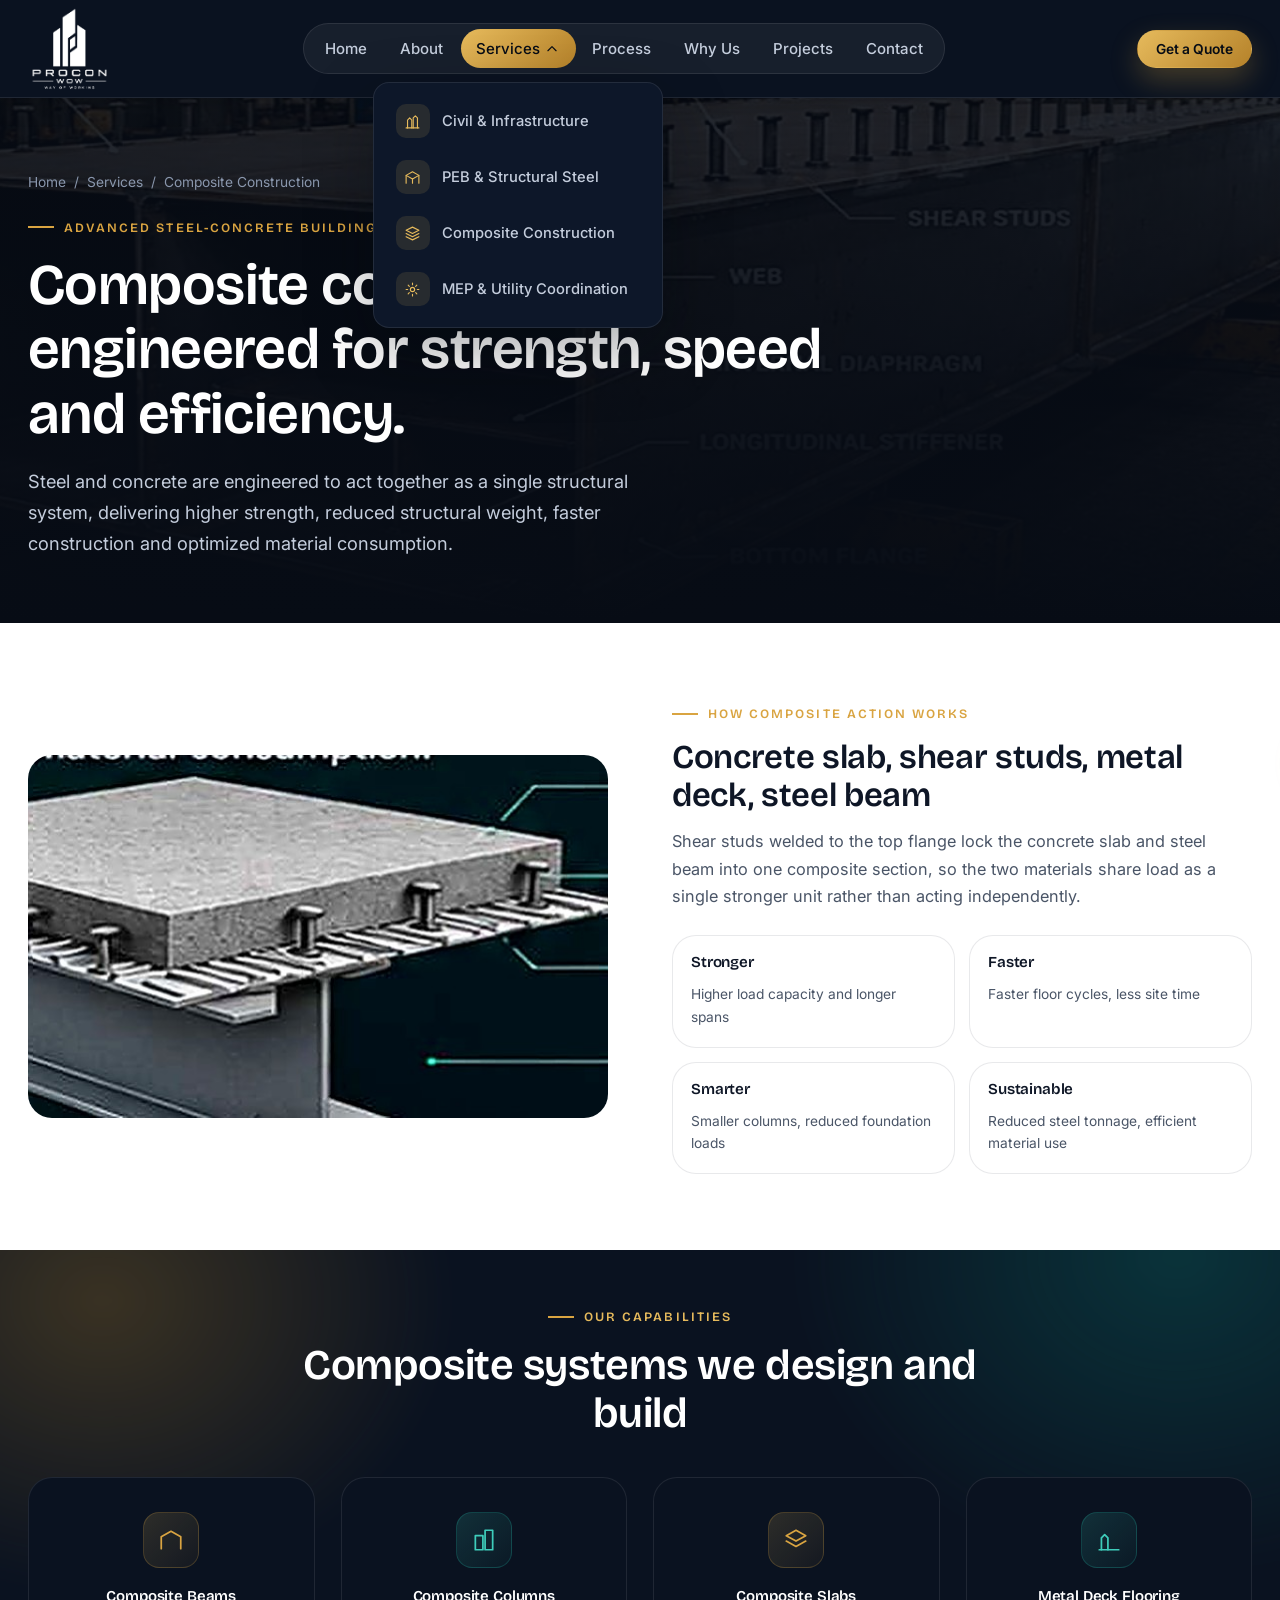
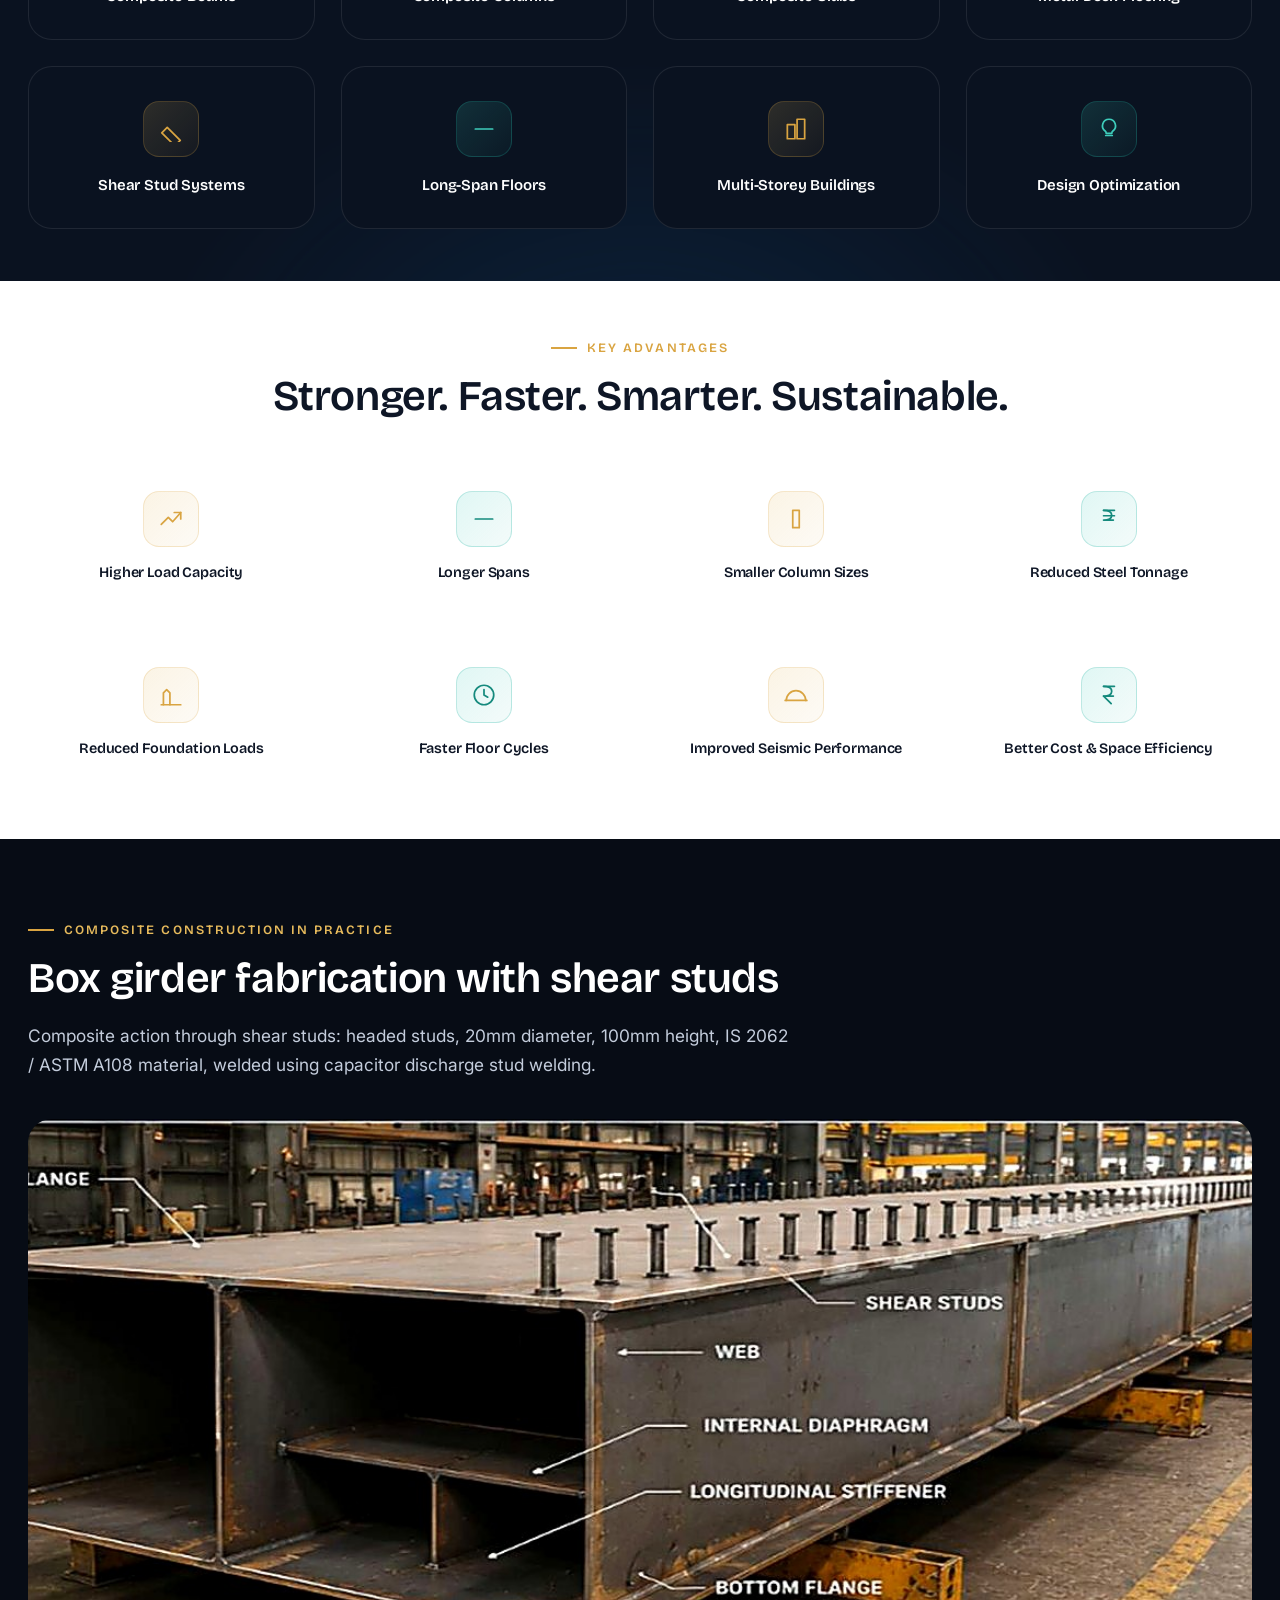
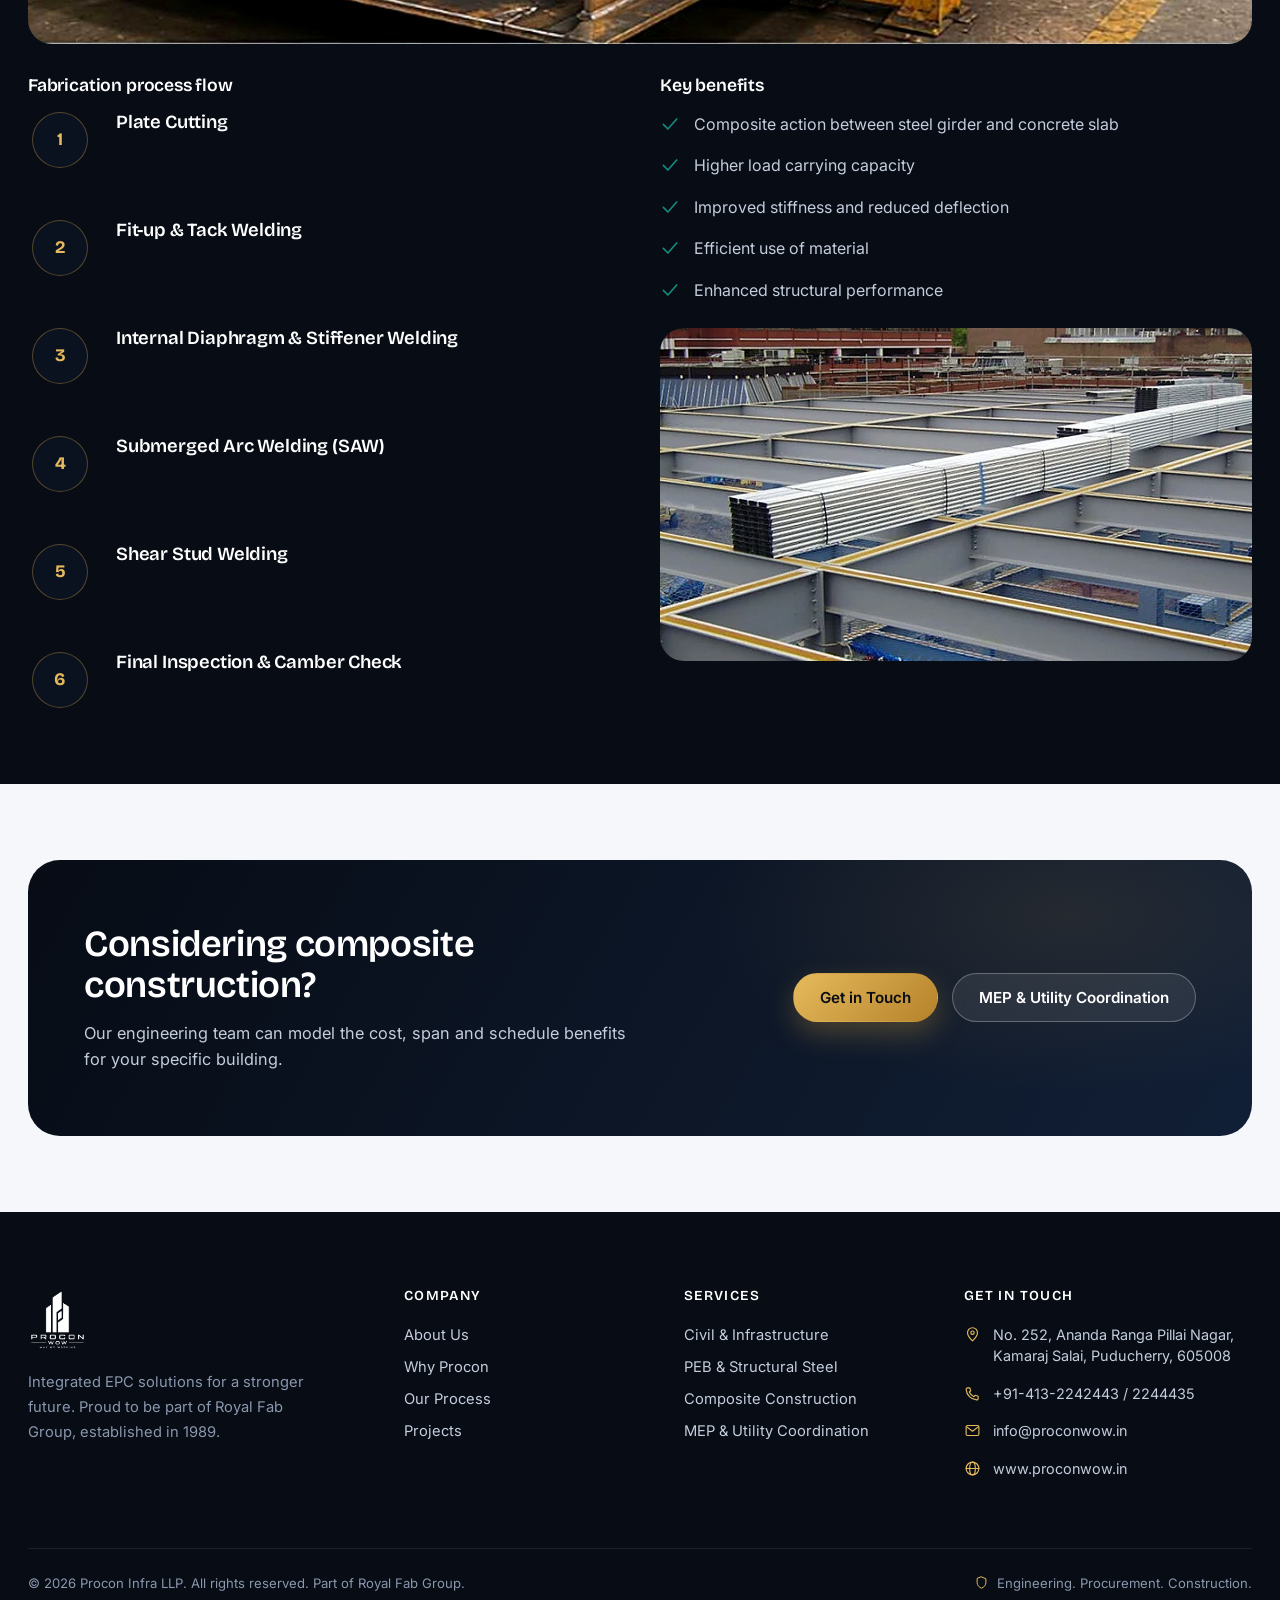
<file: services/composite-construction.html>
<!doctype html>
<html lang="en">
<head>
<meta charset="UTF-8">
<meta name="viewport" content="width=device-width, initial-scale=1.0">
<title>Composite Construction | Procon Infra LLP</title>
<meta name="description" content="Advanced steel-concrete composite construction from Procon Infra LLP: composite beams, columns, slabs and box girder fabrication with shear stud technology.">
<link rel="icon" href="../assets/images/logo-black.jpg">
<link rel="stylesheet" href="../css/style.css">
</head>
<body>

<header class="navbar">
  <div class="navbar__inner">
    <a href="../index.html" class="brand"><span class="brand__chip"><img src="../assets/images/logo-white.png" alt="Procon Infra LLP"></span></a>
    <nav class="nav-pills" aria-label="Primary">
      <span class="nav-pills__glow"></span>
      <div class="nav-item"><a href="../index.html" class="nav-link">Home</a></div>
      <div class="nav-item"><a href="../about.html" class="nav-link">About</a></div>
      <div class="nav-item has-dropdown open">
        <a href="index.html" class="nav-link is-active">Services
          <svg viewBox="0 0 24 24" fill="none" stroke="currentColor" stroke-width="2" stroke-linecap="round" stroke-linejoin="round"><polyline points="5 9 12 16 19 9"/></svg>
        </a>
        <div class="nav-dropdown">
          <a href="civil-infrastructure.html"><span class="ic"><svg viewBox="0 0 24 24" fill="none" stroke="currentColor" stroke-width="1.6" stroke-linecap="round" stroke-linejoin="round"><path d="M3 21h18"/><path d="M5 21V10l3-3 3 3v11"/><path d="M13 21V7l3-3 3 3v14"/></svg></span>Civil &amp; Infrastructure</a>
          <a href="peb-structural-steel.html"><span class="ic"><svg viewBox="0 0 24 24" fill="none" stroke="currentColor" stroke-width="1.6" stroke-linecap="round" stroke-linejoin="round"><path d="M3 20V9l9-5 9 5v11"/><path d="M3 9l9 5 9-5"/><path d="M12 14v6"/></svg></span>PEB &amp; Structural Steel</a>
          <a href="composite-construction.html"><span class="ic"><svg viewBox="0 0 24 24" fill="none" stroke="currentColor" stroke-width="1.6" stroke-linecap="round" stroke-linejoin="round"><path d="M12 3l9 4.5-9 4.5-9-4.5L12 3z"/><path d="M3 12l9 4.5 9-4.5"/><path d="M3 16.5L12 21l9-4.5"/></svg></span>Composite Construction</a>
          <a href="mep-utility.html"><span class="ic"><svg viewBox="0 0 24 24" fill="none" stroke="currentColor" stroke-width="1.6" stroke-linecap="round" stroke-linejoin="round"><circle cx="12" cy="12" r="3"/><path d="M12 3v2.2M12 18.8V21M21 12h-2.2M5.2 12H3M18.1 5.9l-1.6 1.6M7.5 16.5l-1.6 1.6M18.1 18.1l-1.6-1.6M7.5 7.5L5.9 5.9"/></svg></span>MEP &amp; Utility Coordination</a>
        </div>
      </div>
      <div class="nav-item"><a href="../process.html" class="nav-link">Process</a></div>
      <div class="nav-item"><a href="../why-procon.html" class="nav-link">Why Us</a></div>
      <div class="nav-item"><a href="../projects.html" class="nav-link">Projects</a></div>
      <div class="nav-item"><a href="../contact.html" class="nav-link">Contact</a></div>
    </nav>
    <div class="nav-cta">
      <a href="../contact.html" class="btn btn-gold btn-sm">Get a Quote</a>
      <button class="navbar__toggle" aria-label="Open menu"><svg viewBox="0 0 24 24" fill="none" stroke="currentColor" stroke-width="1.8" stroke-linecap="round"><line x1="3.5" y1="7" x2="20.5" y2="7"/><line x1="3.5" y1="12" x2="20.5" y2="12"/><line x1="3.5" y1="17" x2="20.5" y2="17"/></svg></button>
    </div>
  </div>
</header>

<div class="mobile-drawer">
  <div class="mobile-drawer__top">
    <span class="brand__chip"><img src="../assets/images/logo-white.png" alt="Procon Infra LLP"></span>
    <button class="mobile-drawer__close" aria-label="Close menu"><svg style="width:22px;height:22px;color:#fff" viewBox="0 0 24 24" fill="none" stroke="currentColor" stroke-width="1.8" stroke-linecap="round"><line x1="5" y1="5" x2="19" y2="19"/><line x1="19" y1="5" x2="5" y2="19"/></svg></button>
  </div>
  <ul class="mobile-drawer__list">
    <li><a href="../index.html">Home</a></li>
    <li><a href="../about.html">About</a></li>
    <li class="mdrop open">
      <div class="mdrop__head">Services <svg viewBox="0 0 24 24" fill="none" stroke="currentColor" stroke-width="2" stroke-linecap="round" stroke-linejoin="round"><polyline points="5 9 12 16 19 9"/></svg></div>
      <div class="mdrop__panel">
        <a href="civil-infrastructure.html">Civil &amp; Infrastructure</a>
        <a href="peb-structural-steel.html">PEB &amp; Structural Steel</a>
        <a href="composite-construction.html">Composite Construction</a>
        <a href="mep-utility.html">MEP &amp; Utility Coordination</a>
      </div>
    </li>
    <li><a href="../process.html">Process</a></li>
    <li><a href="../why-procon.html">Why Us</a></li>
    <li><a href="../projects.html">Projects</a></li>
    <li><a href="../contact.html">Contact</a></li>
  </ul>
  <div class="mobile-drawer__cta"><a href="../contact.html" class="btn btn-gold">Get a Quote</a></div>
  <div class="mobile-drawer__contact">+91-413-2242443 / 2244435<br>info@proconwow.in<br>No. 252, Ananda Ranga Pillai Nagar, Kamaraj Salai, Puducherry, 605008</div>
</div>

<!-- ===================== PAGE HERO ===================== -->
<section class="page-hero surface-grid">
  <div class="page-hero__bg"><img src="../assets/images/composite-box-girder.jpg" alt=""></div>
  <div class="container page-hero__inner">
    <div class="breadcrumb"><a href="../index.html">Home</a><span>/</span><a href="index.html">Services</a><span>/</span><span>Composite Construction</span></div>
    <span class="eyebrow">Advanced steel-concrete building solutions</span>
    <h1>Composite construction, engineered for strength, speed and efficiency.</h1>
    <p class="lead">Steel and concrete are engineered to act together as a single structural system, delivering higher strength, reduced structural weight, faster construction and optimized material consumption.</p>
  </div>
</section>

<!-- ===================== HOW IT WORKS ===================== -->
<section class="section bg-white">
  <div class="container">
    <div class="split">
      <div class="rounded-media reveal" style="aspect-ratio:16/10">
        <img src="../assets/images/composite-beam-diagram.jpg" alt="Composite beam diagram showing concrete slab, shear studs, metal deck and steel beam">
      </div>
      <div class="reveal">
        <span class="eyebrow">How composite action works</span>
        <h2 style="font-size:clamp(1.6rem,2.6vw,2.1rem)">Concrete slab, shear studs, metal deck, steel beam</h2>
        <p style="margin-top:14px;color:var(--tx-d2);font-size:1.02rem;line-height:1.7">Shear studs welded to the top flange lock the concrete slab and steel beam into one composite section, so the two materials share load as a single stronger unit rather than acting independently.</p>
        <div class="grid grid-2 mt-24" style="gap:14px">
          <div class="card" style="padding:18px"><h3 style="font-size:.95rem;margin-top:0">Stronger</h3><p style="font-size:.86rem">Higher load capacity and longer spans</p></div>
          <div class="card" style="padding:18px"><h3 style="font-size:.95rem;margin-top:0">Faster</h3><p style="font-size:.86rem">Faster floor cycles, less site time</p></div>
          <div class="card" style="padding:18px"><h3 style="font-size:.95rem;margin-top:0">Smarter</h3><p style="font-size:.86rem">Smaller columns, reduced foundation loads</p></div>
          <div class="card" style="padding:18px"><h3 style="font-size:.95rem;margin-top:0">Sustainable</h3><p style="font-size:.86rem">Reduced steel tonnage, efficient material use</p></div>
        </div>
      </div>
    </div>
  </div>
</section>

<!-- ===================== CAPABILITIES + ADVANTAGES ===================== -->
<section class="section-tight bg-panel surface-aurora" style="overflow:hidden">
  <div class="container">
    <div class="section-head center reveal">
      <span class="eyebrow">Our capabilities</span>
      <h2 style="color:#fff">Composite systems we design and build</h2>
    </div>
    <div class="grid grid-4 reveal reveal-stagger">
      <div class="card-dark spot-card text-center" style="--i:0"><div class="icon-badge" style="margin-inline:auto"><svg viewBox="0 0 24 24" fill="none" stroke="currentColor" stroke-width="1.6" stroke-linecap="round" stroke-linejoin="round"><path d="M3 20V9l9-5 9 5v11"/></svg></div><h3 style="font-size:.94rem;text-align:center">Composite Beams</h3></div>
      <div class="card-dark spot-card text-center" style="--i:1"><div class="icon-badge teal" style="margin-inline:auto"><svg viewBox="0 0 24 24" fill="none" stroke="currentColor" stroke-width="1.6" stroke-linecap="round" stroke-linejoin="round"><rect x="4" y="8" width="7" height="13"/><rect x="13" y="3" width="7" height="18"/></svg></div><h3 style="font-size:.94rem;text-align:center">Composite Columns</h3></div>
      <div class="card-dark spot-card text-center" style="--i:2"><div class="icon-badge" style="margin-inline:auto"><svg viewBox="0 0 24 24" fill="none" stroke="currentColor" stroke-width="1.6" stroke-linecap="round" stroke-linejoin="round"><polygon points="12 3 21 8 12 13 3 8"/><polyline points="3 13 12 18 21 13"/></svg></div><h3 style="font-size:.94rem;text-align:center">Composite Slabs</h3></div>
      <div class="card-dark spot-card text-center" style="--i:3"><div class="icon-badge teal" style="margin-inline:auto"><svg viewBox="0 0 24 24" fill="none" stroke="currentColor" stroke-width="1.6" stroke-linecap="round" stroke-linejoin="round"><path d="M3 21h18"/><path d="M5 21V10l3-3 3 3v11"/></svg></div><h3 style="font-size:.94rem;text-align:center">Metal Deck Flooring</h3></div>
      <div class="card-dark spot-card text-center" style="--i:4"><div class="icon-badge" style="margin-inline:auto"><svg viewBox="0 0 24 24" fill="none" stroke="currentColor" stroke-width="1.6" stroke-linecap="round" stroke-linejoin="round"><path d="M3.5 15.5l5-5 12 12-5 5z"/></svg></div><h3 style="font-size:.94rem;text-align:center">Shear Stud Systems</h3></div>
      <div class="card-dark spot-card text-center" style="--i:5"><div class="icon-badge teal" style="margin-inline:auto"><svg viewBox="0 0 24 24" fill="none" stroke="currentColor" stroke-width="1.6" stroke-linecap="round" stroke-linejoin="round"><line x1="4" y1="12" x2="20" y2="12"/></svg></div><h3 style="font-size:.94rem;text-align:center">Long-Span Floors</h3></div>
      <div class="card-dark spot-card text-center" style="--i:6"><div class="icon-badge" style="margin-inline:auto"><svg viewBox="0 0 24 24" fill="none" stroke="currentColor" stroke-width="1.6" stroke-linecap="round" stroke-linejoin="round"><rect x="4" y="8" width="7" height="13"/><rect x="13" y="3" width="7" height="18"/></svg></div><h3 style="font-size:.94rem;text-align:center">Multi-Storey Buildings</h3></div>
      <div class="card-dark spot-card text-center" style="--i:7"><div class="icon-badge teal" style="margin-inline:auto"><svg viewBox="0 0 24 24" fill="none" stroke="currentColor" stroke-width="1.6" stroke-linecap="round" stroke-linejoin="round"><path d="M9 18h6"/><path d="M12 3a6 6 0 0 0-3.6 10.8c.6.5 1 1.2 1 2.2h5.2c0-1 .4-1.7 1-2.2A6 6 0 0 0 12 3z"/></svg></div><h3 style="font-size:.94rem;text-align:center">Design Optimization</h3></div>
    </div>
  </div>
</section>

<section class="section-tight bg-white">
  <div class="container">
    <div class="section-head center reveal">
      <span class="eyebrow">Key advantages</span>
      <h2>Stronger. Faster. Smarter. Sustainable.</h2>
    </div>
    <div class="grid grid-4 reveal reveal-stagger">
      <div class="value-card" style="--i:0"><div class="icon-badge"><svg viewBox="0 0 24 24" fill="none" stroke="currentColor" stroke-width="1.6" stroke-linecap="round" stroke-linejoin="round"><polyline points="3 17 9.5 10.5 13.5 14.5 21 6"/><polyline points="15 6 21 6 21 12"/></svg></div><h3 style="font-size:.9rem">Higher Load Capacity</h3></div>
      <div class="value-card" style="--i:1"><div class="icon-badge teal"><svg viewBox="0 0 24 24" fill="none" stroke="currentColor" stroke-width="1.6" stroke-linecap="round" stroke-linejoin="round"><line x1="4" y1="12" x2="20" y2="12"/></svg></div><h3 style="font-size:.9rem">Longer Spans</h3></div>
      <div class="value-card" style="--i:2"><div class="icon-badge"><svg viewBox="0 0 24 24" fill="none" stroke="currentColor" stroke-width="1.6" stroke-linecap="round" stroke-linejoin="round"><rect x="9" y="4" width="6" height="16"/></svg></div><h3 style="font-size:.9rem">Smaller Column Sizes</h3></div>
      <div class="value-card" style="--i:3"><div class="icon-badge teal"><svg viewBox="0 0 24 24" fill="none" stroke="currentColor" stroke-width="1.6" stroke-linecap="round" stroke-linejoin="round"><path d="M7 4h10"/><path d="M7 9h10"/><path d="M7 4c4.5 0 7.5 1.6 7.5 4.5S11.5 13 7 13h9"/></svg></div><h3 style="font-size:.9rem">Reduced Steel Tonnage</h3></div>
      <div class="value-card" style="--i:4"><div class="icon-badge"><svg viewBox="0 0 24 24" fill="none" stroke="currentColor" stroke-width="1.6" stroke-linecap="round" stroke-linejoin="round"><path d="M3 21h18"/><path d="M5 21V10l3-3 3 3v11"/></svg></div><h3 style="font-size:.9rem">Reduced Foundation Loads</h3></div>
      <div class="value-card" style="--i:5"><div class="icon-badge teal"><svg viewBox="0 0 24 24" fill="none" stroke="currentColor" stroke-width="1.6" stroke-linecap="round" stroke-linejoin="round"><circle cx="12" cy="12" r="9"/><path d="M12 7v5l3.5 2"/></svg></div><h3 style="font-size:.9rem">Faster Floor Cycles</h3></div>
      <div class="value-card" style="--i:6"><div class="icon-badge"><svg viewBox="0 0 24 24" fill="none" stroke="currentColor" stroke-width="1.6" stroke-linecap="round" stroke-linejoin="round"><path d="M3 17a9 9 0 0 1 18 0"/><path d="M2 17h20"/></svg></div><h3 style="font-size:.9rem">Improved Seismic Performance</h3></div>
      <div class="value-card" style="--i:7"><div class="icon-badge teal"><svg viewBox="0 0 24 24" fill="none" stroke="currentColor" stroke-width="1.6" stroke-linecap="round" stroke-linejoin="round"><path d="M7 4h10"/><path d="M7 4c4.5 0 7.5 1.6 7.5 4.5S11.5 13 7 13h9"/><path d="M7 13l7 7"/></svg></div><h3 style="font-size:.9rem">Better Cost &amp; Space Efficiency</h3></div>
    </div>
  </div>
</section>

<!-- ===================== BOX GIRDER DEEP DIVE ===================== -->
<section class="section bg-dark surface-dots" style="overflow:hidden">
  <div class="container">
    <div class="section-head reveal">
      <span class="eyebrow">Composite construction in practice</span>
      <h2 style="color:#fff">Box girder fabrication with shear studs</h2>
      <p style="color:var(--tx-2)">Composite action through shear studs: headed studs, 20mm diameter, 100mm height, IS 2062 / ASTM A108 material, welded using capacitor discharge stud welding.</p>
    </div>
    <div class="rounded-media reveal" style="aspect-ratio:21/9;margin-bottom:32px">
      <img src="../assets/images/composite-box-girder.jpg" alt="Box girder fabrication with shear studs in factory">
    </div>
    <div class="grid grid-2" style="gap:40px">
      <div class="reveal">
        <h3 style="color:#fff;font-size:1.1rem;margin-bottom:16px">Fabrication process flow</h3>
        <div class="stepper">
          <div class="step"><div class="step__rail"><div class="step__num">1</div><div class="step__line"></div></div><div class="step__content"><h3>Plate Cutting</h3></div></div>
          <div class="step"><div class="step__rail"><div class="step__num">2</div><div class="step__line"></div></div><div class="step__content"><h3>Fit-up &amp; Tack Welding</h3></div></div>
          <div class="step"><div class="step__rail"><div class="step__num">3</div><div class="step__line"></div></div><div class="step__content"><h3>Internal Diaphragm &amp; Stiffener Welding</h3></div></div>
          <div class="step"><div class="step__rail"><div class="step__num">4</div><div class="step__line"></div></div><div class="step__content"><h3>Submerged Arc Welding (SAW)</h3></div></div>
          <div class="step"><div class="step__rail"><div class="step__num">5</div><div class="step__line"></div></div><div class="step__content"><h3>Shear Stud Welding</h3></div></div>
          <div class="step"><div class="step__rail"><div class="step__num">6</div></div><div class="step__content"><h3>Final Inspection &amp; Camber Check</h3></div></div>
        </div>
      </div>
      <div class="reveal">
        <h3 style="color:#fff;font-size:1.1rem;margin-bottom:16px">Key benefits</h3>
        <ul class="check-list">
          <li><svg viewBox="0 0 24 24" fill="none" stroke="currentColor" stroke-width="2" stroke-linecap="round" stroke-linejoin="round"><polyline points="4 12.5 9.5 18 20 6"/></svg> Composite action between steel girder and concrete slab</li>
          <li><svg viewBox="0 0 24 24" fill="none" stroke="currentColor" stroke-width="2" stroke-linecap="round" stroke-linejoin="round"><polyline points="4 12.5 9.5 18 20 6"/></svg> Higher load carrying capacity</li>
          <li><svg viewBox="0 0 24 24" fill="none" stroke="currentColor" stroke-width="2" stroke-linecap="round" stroke-linejoin="round"><polyline points="4 12.5 9.5 18 20 6"/></svg> Improved stiffness and reduced deflection</li>
          <li><svg viewBox="0 0 24 24" fill="none" stroke="currentColor" stroke-width="2" stroke-linecap="round" stroke-linejoin="round"><polyline points="4 12.5 9.5 18 20 6"/></svg> Efficient use of material</li>
          <li><svg viewBox="0 0 24 24" fill="none" stroke="currentColor" stroke-width="2" stroke-linecap="round" stroke-linejoin="round"><polyline points="4 12.5 9.5 18 20 6"/></svg> Enhanced structural performance</li>
        </ul>
        <div class="rounded-media mt-24" style="aspect-ratio:16/9">
          <img src="../assets/images/composite-gallery.jpg" alt="Finished composite box girders in the fabrication yard">
        </div>
      </div>
    </div>
  </div>
</section>

<!-- ===================== CTA ===================== -->
<section class="section bg-paper">
  <div class="container reveal">
    <div class="cta-banner">
      <div class="cta-banner__text">
        <h2>Considering composite construction?</h2>
        <p>Our engineering team can model the cost, span and schedule benefits for your specific building.</p>
      </div>
      <div class="cta-banner__actions">
        <a href="../contact.html" class="btn btn-gold">Get in Touch</a>
        <a href="mep-utility.html" class="btn btn-ghost-light">MEP &amp; Utility Coordination</a>
      </div>
    </div>
  </div>
</section>

<footer class="footer">
  <div class="container">
    <div class="footer__top">
      <div class="footer__brand">
        <img src="../assets/images/logo-white.png" alt="Procon Infra LLP">
        <p>Integrated EPC solutions for a stronger future. Proud to be part of Royal Fab Group, established in 1989.</p>
      </div>
      <div>
        <h4>Company</h4>
        <ul class="footer__links">
          <li><a href="../about.html">About Us</a></li>
          <li><a href="../why-procon.html">Why Procon</a></li>
          <li><a href="../process.html">Our Process</a></li>
          <li><a href="../projects.html">Projects</a></li>
        </ul>
      </div>
      <div>
        <h4>Services</h4>
        <ul class="footer__links">
          <li><a href="civil-infrastructure.html">Civil &amp; Infrastructure</a></li>
          <li><a href="peb-structural-steel.html">PEB &amp; Structural Steel</a></li>
          <li><a href="composite-construction.html">Composite Construction</a></li>
          <li><a href="mep-utility.html">MEP &amp; Utility Coordination</a></li>
        </ul>
      </div>
      <div>
        <h4>Get in Touch</h4>
        <ul class="footer__contact">
          <li><svg viewBox="0 0 24 24" fill="none" stroke="currentColor" stroke-width="1.6" stroke-linecap="round" stroke-linejoin="round"><path d="M12 21s7-6.6 7-11.5A7 7 0 0 0 5 9.5C5 14.4 12 21 12 21z"/><circle cx="12" cy="9.5" r="2.4"/></svg> No. 252, Ananda Ranga Pillai Nagar, Kamaraj Salai, Puducherry, 605008</li>
          <li><svg viewBox="0 0 24 24" fill="none" stroke="currentColor" stroke-width="1.6" stroke-linecap="round" stroke-linejoin="round"><path d="M5 4h3.2l1.3 4.3-2 1.6a13 13 0 0 0 6.6 6.6l1.6-2L20 15.8V19a2 2 0 0 1-2.2 2A16 16 0 0 1 3 6.2 2 2 0 0 1 5 4z"/></svg> +91-413-2242443 / 2244435</li>
          <li><svg viewBox="0 0 24 24" fill="none" stroke="currentColor" stroke-width="1.6" stroke-linecap="round" stroke-linejoin="round"><rect x="3" y="5" width="18" height="14" rx="2"/><path d="M3.5 6.5L12 13l8.5-6.5"/></svg> info@proconwow.in</li>
          <li><svg viewBox="0 0 24 24" fill="none" stroke="currentColor" stroke-width="1.6" stroke-linecap="round" stroke-linejoin="round"><circle cx="12" cy="12" r="9"/><ellipse cx="12" cy="12" rx="4" ry="9"/><line x1="3" y1="12" x2="21" y2="12"/></svg> www.proconwow.in</li>
        </ul>
      </div>
    </div>
    <div class="footer__bottom">
      <span>&copy; 2026 Procon Infra LLP. All rights reserved. Part of Royal Fab Group.</span>
      <span class="footer__badge"><svg viewBox="0 0 24 24" fill="none" stroke="currentColor" stroke-width="1.6" stroke-linecap="round" stroke-linejoin="round"><path d="M12 3l7 3v6c0 4.5-3 7.5-7 9-4-1.5-7-4.5-7-9V6z"/></svg> Engineering. Procurement. Construction.</span>
    </div>
  </div>
</footer>

<button class="to-top" aria-label="Back to top"><svg viewBox="0 0 24 24" fill="none" stroke="currentColor" stroke-width="1.8" stroke-linecap="round" stroke-linejoin="round"><line x1="4" y1="12" x2="19" y2="12"/><polyline points="13 6 19 12 13 18"/></svg></button>
<script src="../js/main.js"></script>
</body>
</html>
</file>
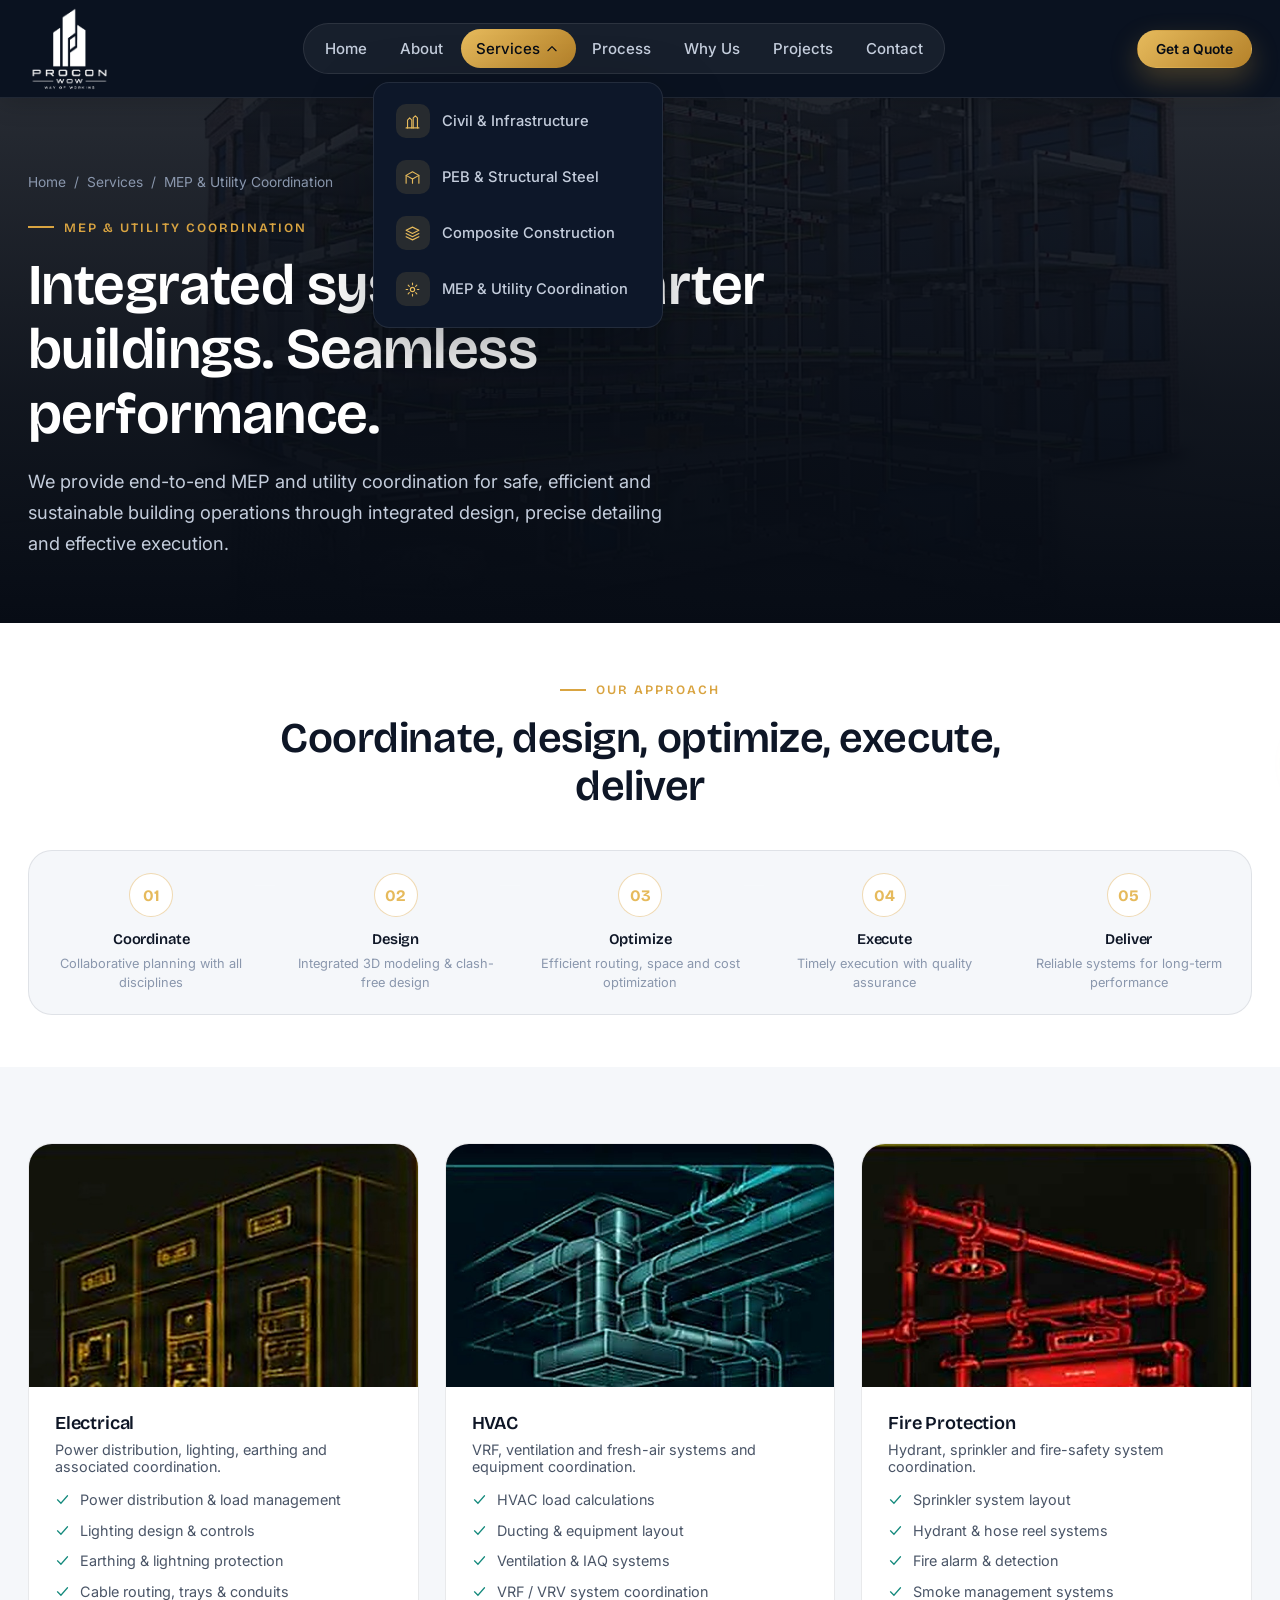
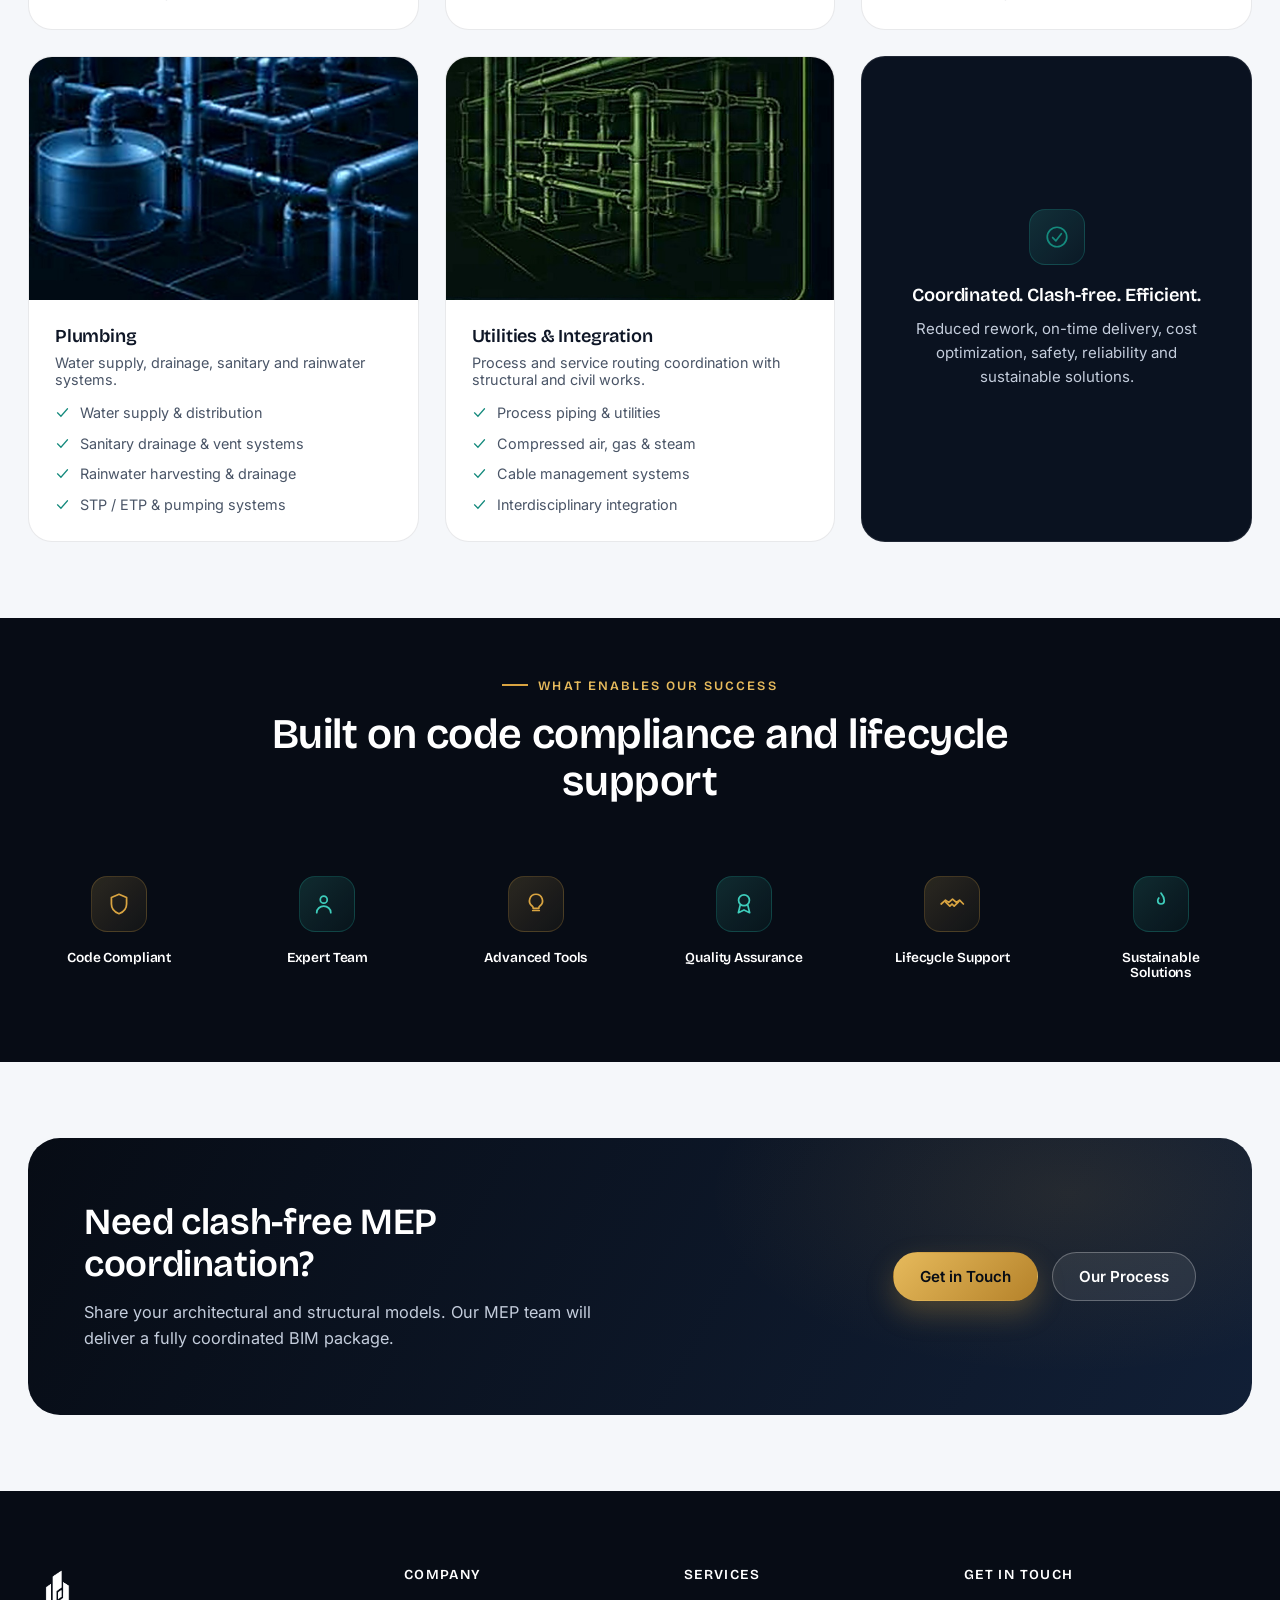
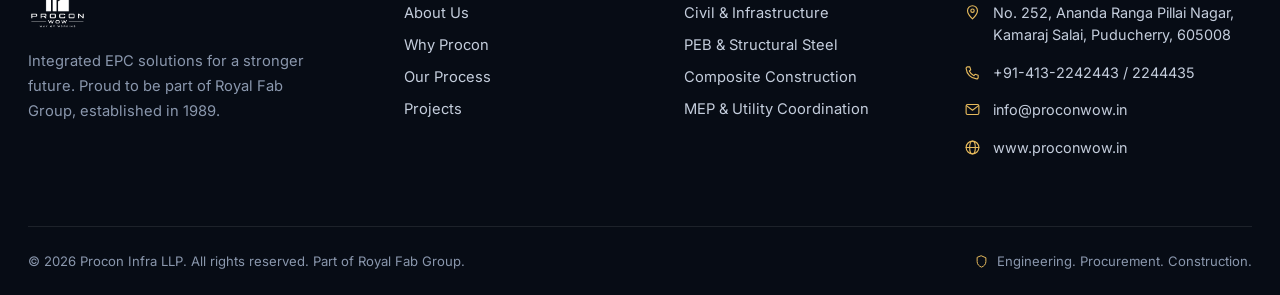
<file: services/mep-utility.html>
<!doctype html>
<html lang="en">
<head>
<meta charset="UTF-8">
<meta name="viewport" content="width=device-width, initial-scale=1.0">
<title>MEP &amp; Utility Coordination | Procon Infra LLP</title>
<meta name="description" content="Integrated MEP and utility coordination from Procon Infra LLP: electrical, HVAC, plumbing, fire protection and utilities, coordinated and clash-free.">
<link rel="icon" href="../assets/images/logo-black.jpg">
<link rel="stylesheet" href="../css/style.css">
</head>
<body>

<header class="navbar">
  <div class="navbar__inner">
    <a href="../index.html" class="brand"><span class="brand__chip"><img src="../assets/images/logo-white.png" alt="Procon Infra LLP"></span></a>
    <nav class="nav-pills" aria-label="Primary">
      <span class="nav-pills__glow"></span>
      <div class="nav-item"><a href="../index.html" class="nav-link">Home</a></div>
      <div class="nav-item"><a href="../about.html" class="nav-link">About</a></div>
      <div class="nav-item has-dropdown open">
        <a href="index.html" class="nav-link is-active">Services
          <svg viewBox="0 0 24 24" fill="none" stroke="currentColor" stroke-width="2" stroke-linecap="round" stroke-linejoin="round"><polyline points="5 9 12 16 19 9"/></svg>
        </a>
        <div class="nav-dropdown">
          <a href="civil-infrastructure.html"><span class="ic"><svg viewBox="0 0 24 24" fill="none" stroke="currentColor" stroke-width="1.6" stroke-linecap="round" stroke-linejoin="round"><path d="M3 21h18"/><path d="M5 21V10l3-3 3 3v11"/><path d="M13 21V7l3-3 3 3v14"/></svg></span>Civil &amp; Infrastructure</a>
          <a href="peb-structural-steel.html"><span class="ic"><svg viewBox="0 0 24 24" fill="none" stroke="currentColor" stroke-width="1.6" stroke-linecap="round" stroke-linejoin="round"><path d="M3 20V9l9-5 9 5v11"/><path d="M3 9l9 5 9-5"/><path d="M12 14v6"/></svg></span>PEB &amp; Structural Steel</a>
          <a href="composite-construction.html"><span class="ic"><svg viewBox="0 0 24 24" fill="none" stroke="currentColor" stroke-width="1.6" stroke-linecap="round" stroke-linejoin="round"><path d="M12 3l9 4.5-9 4.5-9-4.5L12 3z"/><path d="M3 12l9 4.5 9-4.5"/><path d="M3 16.5L12 21l9-4.5"/></svg></span>Composite Construction</a>
          <a href="mep-utility.html"><span class="ic"><svg viewBox="0 0 24 24" fill="none" stroke="currentColor" stroke-width="1.6" stroke-linecap="round" stroke-linejoin="round"><circle cx="12" cy="12" r="3"/><path d="M12 3v2.2M12 18.8V21M21 12h-2.2M5.2 12H3M18.1 5.9l-1.6 1.6M7.5 16.5l-1.6 1.6M18.1 18.1l-1.6-1.6M7.5 7.5L5.9 5.9"/></svg></span>MEP &amp; Utility Coordination</a>
        </div>
      </div>
      <div class="nav-item"><a href="../process.html" class="nav-link">Process</a></div>
      <div class="nav-item"><a href="../why-procon.html" class="nav-link">Why Us</a></div>
      <div class="nav-item"><a href="../projects.html" class="nav-link">Projects</a></div>
      <div class="nav-item"><a href="../contact.html" class="nav-link">Contact</a></div>
    </nav>
    <div class="nav-cta">
      <a href="../contact.html" class="btn btn-gold btn-sm">Get a Quote</a>
      <button class="navbar__toggle" aria-label="Open menu"><svg viewBox="0 0 24 24" fill="none" stroke="currentColor" stroke-width="1.8" stroke-linecap="round"><line x1="3.5" y1="7" x2="20.5" y2="7"/><line x1="3.5" y1="12" x2="20.5" y2="12"/><line x1="3.5" y1="17" x2="20.5" y2="17"/></svg></button>
    </div>
  </div>
</header>

<div class="mobile-drawer">
  <div class="mobile-drawer__top">
    <span class="brand__chip"><img src="../assets/images/logo-white.png" alt="Procon Infra LLP"></span>
    <button class="mobile-drawer__close" aria-label="Close menu"><svg style="width:22px;height:22px;color:#fff" viewBox="0 0 24 24" fill="none" stroke="currentColor" stroke-width="1.8" stroke-linecap="round"><line x1="5" y1="5" x2="19" y2="19"/><line x1="19" y1="5" x2="5" y2="19"/></svg></button>
  </div>
  <ul class="mobile-drawer__list">
    <li><a href="../index.html">Home</a></li>
    <li><a href="../about.html">About</a></li>
    <li class="mdrop open">
      <div class="mdrop__head">Services <svg viewBox="0 0 24 24" fill="none" stroke="currentColor" stroke-width="2" stroke-linecap="round" stroke-linejoin="round"><polyline points="5 9 12 16 19 9"/></svg></div>
      <div class="mdrop__panel">
        <a href="civil-infrastructure.html">Civil &amp; Infrastructure</a>
        <a href="peb-structural-steel.html">PEB &amp; Structural Steel</a>
        <a href="composite-construction.html">Composite Construction</a>
        <a href="mep-utility.html">MEP &amp; Utility Coordination</a>
      </div>
    </li>
    <li><a href="../process.html">Process</a></li>
    <li><a href="../why-procon.html">Why Us</a></li>
    <li><a href="../projects.html">Projects</a></li>
    <li><a href="../contact.html">Contact</a></li>
  </ul>
  <div class="mobile-drawer__cta"><a href="../contact.html" class="btn btn-gold">Get a Quote</a></div>
  <div class="mobile-drawer__contact">+91-413-2242443 / 2244435<br>info@proconwow.in<br>No. 252, Ananda Ranga Pillai Nagar, Kamaraj Salai, Puducherry, 605008</div>
</div>

<!-- ===================== PAGE HERO ===================== -->
<section class="page-hero surface-grid">
  <div class="page-hero__bg"><img src="../assets/images/mep-hero.jpg" alt=""></div>
  <div class="container page-hero__inner">
    <div class="breadcrumb"><a href="../index.html">Home</a><span>/</span><a href="index.html">Services</a><span>/</span><span>MEP &amp; Utility Coordination</span></div>
    <span class="eyebrow">MEP &amp; utility coordination</span>
    <h1>Integrated systems. Smarter buildings. Seamless performance.</h1>
    <p class="lead">We provide end-to-end MEP and utility coordination for safe, efficient and sustainable building operations through integrated design, precise detailing and effective execution.</p>
  </div>
</section>

<!-- ===================== APPROACH ===================== -->
<section class="section-tight bg-white">
  <div class="container">
    <div class="section-head center reveal">
      <span class="eyebrow">Our approach</span>
      <h2>Coordinate, design, optimize, execute, deliver</h2>
    </div>
    <div class="mini-steps reveal reveal-stagger" style="border:1px solid var(--line-light);border-radius:var(--radius-lg);background:var(--paper)">
      <div class="mini-step" style="--i:0"><div class="mini-step__num" style="background:#fff;border-color:rgba(217,164,65,.4)">01</div><h4 style="color:var(--tx-d1)">Coordinate</h4><p>Collaborative planning with all disciplines</p></div>
      <div class="mini-step" style="--i:1"><div class="mini-step__num" style="background:#fff;border-color:rgba(217,164,65,.4)">02</div><h4 style="color:var(--tx-d1)">Design</h4><p>Integrated 3D modeling &amp; clash-free design</p></div>
      <div class="mini-step" style="--i:2"><div class="mini-step__num" style="background:#fff;border-color:rgba(217,164,65,.4)">03</div><h4 style="color:var(--tx-d1)">Optimize</h4><p>Efficient routing, space and cost optimization</p></div>
      <div class="mini-step" style="--i:3"><div class="mini-step__num" style="background:#fff;border-color:rgba(217,164,65,.4)">04</div><h4 style="color:var(--tx-d1)">Execute</h4><p>Timely execution with quality assurance</p></div>
      <div class="mini-step" style="--i:4"><div class="mini-step__num" style="background:#fff;border-color:rgba(217,164,65,.4)">05</div><h4 style="color:var(--tx-d1)">Deliver</h4><p>Reliable systems for long-term performance</p></div>
    </div>
  </div>
</section>

<!-- ===================== DISCIPLINES ===================== -->
<section class="section bg-paper">
  <div class="container">
    <div class="grid grid-3 reveal reveal-stagger">
      <div class="feature-card spot-card tilt" style="--i:0">
        <div class="feature-card__media" style="aspect-ratio:16/10"><img src="../assets/images/mep-electrical.jpg" alt="Electrical panel BIM render"></div>
        <div class="feature-card__body">
          <h3>Electrical</h3>
          <p style="margin-top:8px;color:var(--tx-d2);font-size:.9rem">Power distribution, lighting, earthing and associated coordination.</p>
          <ul>
            <li><svg viewBox="0 0 24 24" fill="none" stroke="currentColor" stroke-width="2" stroke-linecap="round"><polyline points="4 12.5 9.5 18 20 6"/></svg> Power distribution &amp; load management</li>
            <li><svg viewBox="0 0 24 24" fill="none" stroke="currentColor" stroke-width="2" stroke-linecap="round"><polyline points="4 12.5 9.5 18 20 6"/></svg> Lighting design &amp; controls</li>
            <li><svg viewBox="0 0 24 24" fill="none" stroke="currentColor" stroke-width="2" stroke-linecap="round"><polyline points="4 12.5 9.5 18 20 6"/></svg> Earthing &amp; lightning protection</li>
            <li><svg viewBox="0 0 24 24" fill="none" stroke="currentColor" stroke-width="2" stroke-linecap="round"><polyline points="4 12.5 9.5 18 20 6"/></svg> Cable routing, trays &amp; conduits</li>
          </ul>
        </div>
      </div>
      <div class="feature-card spot-card tilt" style="--i:1">
        <div class="feature-card__media" style="aspect-ratio:16/10"><img src="../assets/images/mep-hvac.jpg" alt="HVAC ducting BIM render"></div>
        <div class="feature-card__body">
          <h3>HVAC</h3>
          <p style="margin-top:8px;color:var(--tx-d2);font-size:.9rem">VRF, ventilation and fresh-air systems and equipment coordination.</p>
          <ul>
            <li><svg viewBox="0 0 24 24" fill="none" stroke="currentColor" stroke-width="2" stroke-linecap="round"><polyline points="4 12.5 9.5 18 20 6"/></svg> HVAC load calculations</li>
            <li><svg viewBox="0 0 24 24" fill="none" stroke="currentColor" stroke-width="2" stroke-linecap="round"><polyline points="4 12.5 9.5 18 20 6"/></svg> Ducting &amp; equipment layout</li>
            <li><svg viewBox="0 0 24 24" fill="none" stroke="currentColor" stroke-width="2" stroke-linecap="round"><polyline points="4 12.5 9.5 18 20 6"/></svg> Ventilation &amp; IAQ systems</li>
            <li><svg viewBox="0 0 24 24" fill="none" stroke="currentColor" stroke-width="2" stroke-linecap="round"><polyline points="4 12.5 9.5 18 20 6"/></svg> VRF / VRV system coordination</li>
          </ul>
        </div>
      </div>
      <div class="feature-card spot-card tilt" style="--i:2">
        <div class="feature-card__media" style="aspect-ratio:16/10"><img src="../assets/images/mep-fire.jpg" alt="Fire protection system BIM render"></div>
        <div class="feature-card__body">
          <h3>Fire Protection</h3>
          <p style="margin-top:8px;color:var(--tx-d2);font-size:.9rem">Hydrant, sprinkler and fire-safety system coordination.</p>
          <ul>
            <li><svg viewBox="0 0 24 24" fill="none" stroke="currentColor" stroke-width="2" stroke-linecap="round"><polyline points="4 12.5 9.5 18 20 6"/></svg> Sprinkler system layout</li>
            <li><svg viewBox="0 0 24 24" fill="none" stroke="currentColor" stroke-width="2" stroke-linecap="round"><polyline points="4 12.5 9.5 18 20 6"/></svg> Hydrant &amp; hose reel systems</li>
            <li><svg viewBox="0 0 24 24" fill="none" stroke="currentColor" stroke-width="2" stroke-linecap="round"><polyline points="4 12.5 9.5 18 20 6"/></svg> Fire alarm &amp; detection</li>
            <li><svg viewBox="0 0 24 24" fill="none" stroke="currentColor" stroke-width="2" stroke-linecap="round"><polyline points="4 12.5 9.5 18 20 6"/></svg> Smoke management systems</li>
          </ul>
        </div>
      </div>
      <div class="feature-card spot-card tilt" style="--i:3">
        <div class="feature-card__media" style="aspect-ratio:16/10"><img src="../assets/images/mep-plumbing.jpg" alt="Plumbing system BIM render"></div>
        <div class="feature-card__body">
          <h3>Plumbing</h3>
          <p style="margin-top:8px;color:var(--tx-d2);font-size:.9rem">Water supply, drainage, sanitary and rainwater systems.</p>
          <ul>
            <li><svg viewBox="0 0 24 24" fill="none" stroke="currentColor" stroke-width="2" stroke-linecap="round"><polyline points="4 12.5 9.5 18 20 6"/></svg> Water supply &amp; distribution</li>
            <li><svg viewBox="0 0 24 24" fill="none" stroke="currentColor" stroke-width="2" stroke-linecap="round"><polyline points="4 12.5 9.5 18 20 6"/></svg> Sanitary drainage &amp; vent systems</li>
            <li><svg viewBox="0 0 24 24" fill="none" stroke="currentColor" stroke-width="2" stroke-linecap="round"><polyline points="4 12.5 9.5 18 20 6"/></svg> Rainwater harvesting &amp; drainage</li>
            <li><svg viewBox="0 0 24 24" fill="none" stroke="currentColor" stroke-width="2" stroke-linecap="round"><polyline points="4 12.5 9.5 18 20 6"/></svg> STP / ETP &amp; pumping systems</li>
          </ul>
        </div>
      </div>
      <div class="feature-card spot-card tilt" style="--i:4">
        <div class="feature-card__media" style="aspect-ratio:16/10"><img src="../assets/images/mep-utilities.jpg" alt="Utilities integration BIM render"></div>
        <div class="feature-card__body">
          <h3>Utilities &amp; Integration</h3>
          <p style="margin-top:8px;color:var(--tx-d2);font-size:.9rem">Process and service routing coordination with structural and civil works.</p>
          <ul>
            <li><svg viewBox="0 0 24 24" fill="none" stroke="currentColor" stroke-width="2" stroke-linecap="round"><polyline points="4 12.5 9.5 18 20 6"/></svg> Process piping &amp; utilities</li>
            <li><svg viewBox="0 0 24 24" fill="none" stroke="currentColor" stroke-width="2" stroke-linecap="round"><polyline points="4 12.5 9.5 18 20 6"/></svg> Compressed air, gas &amp; steam</li>
            <li><svg viewBox="0 0 24 24" fill="none" stroke="currentColor" stroke-width="2" stroke-linecap="round"><polyline points="4 12.5 9.5 18 20 6"/></svg> Cable management systems</li>
            <li><svg viewBox="0 0 24 24" fill="none" stroke="currentColor" stroke-width="2" stroke-linecap="round"><polyline points="4 12.5 9.5 18 20 6"/></svg> Interdisciplinary integration</li>
          </ul>
        </div>
      </div>
      <div class="card-dark spot-card" style="--i:5;display:flex;flex-direction:column;justify-content:center;text-align:center">
        <div class="icon-badge teal" style="margin-inline:auto"><svg viewBox="0 0 24 24" fill="none" stroke="currentColor" stroke-width="1.6" stroke-linecap="round" stroke-linejoin="round"><circle cx="12" cy="12" r="9"/><polyline points="8 12.5 11 15.5 16 9"/></svg></div>
        <h3 style="text-align:center">Coordinated. Clash-free. Efficient.</h3>
        <p style="text-align:center">Reduced rework, on-time delivery, cost optimization, safety, reliability and sustainable solutions.</p>
      </div>
    </div>
  </div>
</section>

<!-- ===================== KEY ENABLERS ===================== -->
<section class="section-tight bg-dark surface-dots" style="overflow:hidden">
  <div class="container">
    <div class="section-head center reveal">
      <span class="eyebrow">What enables our success</span>
      <h2 style="color:#fff">Built on code compliance and lifecycle support</h2>
    </div>
    <div class="grid grid-6 reveal reveal-stagger">
      <div class="value-card" style="--i:0"><div class="icon-badge"><svg viewBox="0 0 24 24" fill="none" stroke="currentColor" stroke-width="1.6" stroke-linecap="round" stroke-linejoin="round"><path d="M12 3l7 3v6c0 4.5-3 7.5-7 9-4-1.5-7-4.5-7-9V6z"/></svg></div><h3 style="font-size:.86rem">Code Compliant</h3></div>
      <div class="value-card" style="--i:1"><div class="icon-badge teal"><svg viewBox="0 0 24 24" fill="none" stroke="currentColor" stroke-width="1.6" stroke-linecap="round" stroke-linejoin="round"><circle cx="9" cy="8" r="3.2"/><path d="M2.5 20c0-3.5 3-6 6.5-6s6.5 2.5 6.5 6"/></svg></div><h3 style="font-size:.86rem">Expert Team</h3></div>
      <div class="value-card" style="--i:2"><div class="icon-badge"><svg viewBox="0 0 24 24" fill="none" stroke="currentColor" stroke-width="1.6" stroke-linecap="round" stroke-linejoin="round"><path d="M9 18h6"/><path d="M12 3a6 6 0 0 0-3.6 10.8c.6.5 1 1.2 1 2.2h5.2c0-1 .4-1.7 1-2.2A6 6 0 0 0 12 3z"/></svg></div><h3 style="font-size:.86rem">Advanced Tools</h3></div>
      <div class="value-card" style="--i:3"><div class="icon-badge teal"><svg viewBox="0 0 24 24" fill="none" stroke="currentColor" stroke-width="1.6" stroke-linecap="round" stroke-linejoin="round"><circle cx="12" cy="8.5" r="5"/><path d="M8.5 13l-1.7 7 5.2-2.5 5.2 2.5-1.7-7"/></svg></div><h3 style="font-size:.86rem">Quality Assurance</h3></div>
      <div class="value-card" style="--i:4"><div class="icon-badge"><svg viewBox="0 0 24 24" fill="none" stroke="currentColor" stroke-width="1.6" stroke-linecap="round" stroke-linejoin="round"><path d="M2 12l4-3.5 3 2 3.5-3 3.5 3 3-2 3.5 3.5"/><path d="M6 10l4 4 2-2 2 2 4-4"/></svg></div><h3 style="font-size:.86rem">Lifecycle Support</h3></div>
      <div class="value-card" style="--i:5"><div class="icon-badge teal"><svg viewBox="0 0 24 24" fill="none" stroke="currentColor" stroke-width="1.6" stroke-linecap="round" stroke-linejoin="round"><path d="M12 2s3 3.5 3 7a3 3 0 0 1-6 0c0-1 .4-1.8 1-2.5"/></svg></div><h3 style="font-size:.86rem">Sustainable Solutions</h3></div>
    </div>
  </div>
</section>

<!-- ===================== CTA ===================== -->
<section class="section bg-paper">
  <div class="container reveal">
    <div class="cta-banner">
      <div class="cta-banner__text">
        <h2>Need clash-free MEP coordination?</h2>
        <p>Share your architectural and structural models. Our MEP team will deliver a fully coordinated BIM package.</p>
      </div>
      <div class="cta-banner__actions">
        <a href="../contact.html" class="btn btn-gold">Get in Touch</a>
        <a href="../process.html" class="btn btn-ghost-light">Our Process</a>
      </div>
    </div>
  </div>
</section>

<footer class="footer">
  <div class="container">
    <div class="footer__top">
      <div class="footer__brand">
        <img src="../assets/images/logo-white.png" alt="Procon Infra LLP">
        <p>Integrated EPC solutions for a stronger future. Proud to be part of Royal Fab Group, established in 1989.</p>
      </div>
      <div>
        <h4>Company</h4>
        <ul class="footer__links">
          <li><a href="../about.html">About Us</a></li>
          <li><a href="../why-procon.html">Why Procon</a></li>
          <li><a href="../process.html">Our Process</a></li>
          <li><a href="../projects.html">Projects</a></li>
        </ul>
      </div>
      <div>
        <h4>Services</h4>
        <ul class="footer__links">
          <li><a href="civil-infrastructure.html">Civil &amp; Infrastructure</a></li>
          <li><a href="peb-structural-steel.html">PEB &amp; Structural Steel</a></li>
          <li><a href="composite-construction.html">Composite Construction</a></li>
          <li><a href="mep-utility.html">MEP &amp; Utility Coordination</a></li>
        </ul>
      </div>
      <div>
        <h4>Get in Touch</h4>
        <ul class="footer__contact">
          <li><svg viewBox="0 0 24 24" fill="none" stroke="currentColor" stroke-width="1.6" stroke-linecap="round" stroke-linejoin="round"><path d="M12 21s7-6.6 7-11.5A7 7 0 0 0 5 9.5C5 14.4 12 21 12 21z"/><circle cx="12" cy="9.5" r="2.4"/></svg> No. 252, Ananda Ranga Pillai Nagar, Kamaraj Salai, Puducherry, 605008</li>
          <li><svg viewBox="0 0 24 24" fill="none" stroke="currentColor" stroke-width="1.6" stroke-linecap="round" stroke-linejoin="round"><path d="M5 4h3.2l1.3 4.3-2 1.6a13 13 0 0 0 6.6 6.6l1.6-2L20 15.8V19a2 2 0 0 1-2.2 2A16 16 0 0 1 3 6.2 2 2 0 0 1 5 4z"/></svg> +91-413-2242443 / 2244435</li>
          <li><svg viewBox="0 0 24 24" fill="none" stroke="currentColor" stroke-width="1.6" stroke-linecap="round" stroke-linejoin="round"><rect x="3" y="5" width="18" height="14" rx="2"/><path d="M3.5 6.5L12 13l8.5-6.5"/></svg> info@proconwow.in</li>
          <li><svg viewBox="0 0 24 24" fill="none" stroke="currentColor" stroke-width="1.6" stroke-linecap="round" stroke-linejoin="round"><circle cx="12" cy="12" r="9"/><ellipse cx="12" cy="12" rx="4" ry="9"/><line x1="3" y1="12" x2="21" y2="12"/></svg> www.proconwow.in</li>
        </ul>
      </div>
    </div>
    <div class="footer__bottom">
      <span>&copy; 2026 Procon Infra LLP. All rights reserved. Part of Royal Fab Group.</span>
      <span class="footer__badge"><svg viewBox="0 0 24 24" fill="none" stroke="currentColor" stroke-width="1.6" stroke-linecap="round" stroke-linejoin="round"><path d="M12 3l7 3v6c0 4.5-3 7.5-7 9-4-1.5-7-4.5-7-9V6z"/></svg> Engineering. Procurement. Construction.</span>
    </div>
  </div>
</footer>

<button class="to-top" aria-label="Back to top"><svg viewBox="0 0 24 24" fill="none" stroke="currentColor" stroke-width="1.8" stroke-linecap="round" stroke-linejoin="round"><line x1="4" y1="12" x2="19" y2="12"/><polyline points="13 6 19 12 13 18"/></svg></button>
<script src="../js/main.js"></script>
</body>
</html>
</file>
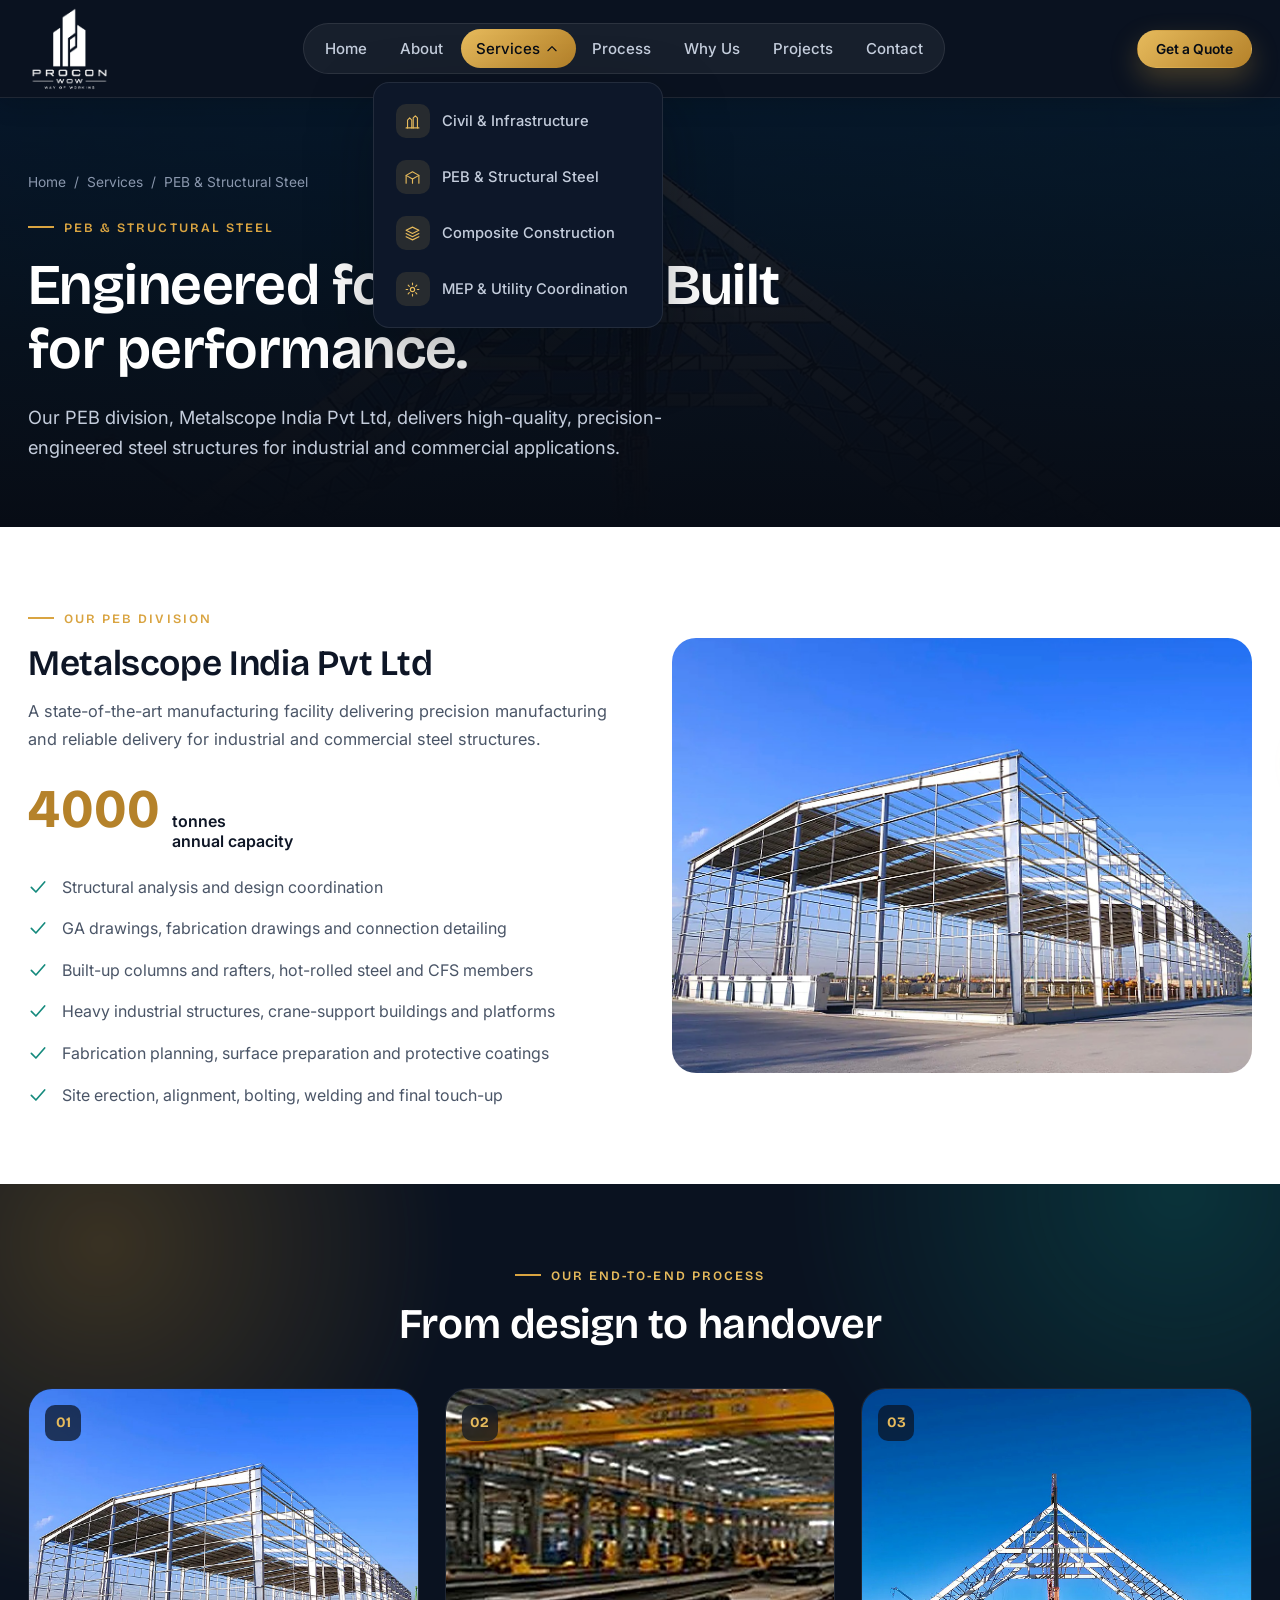
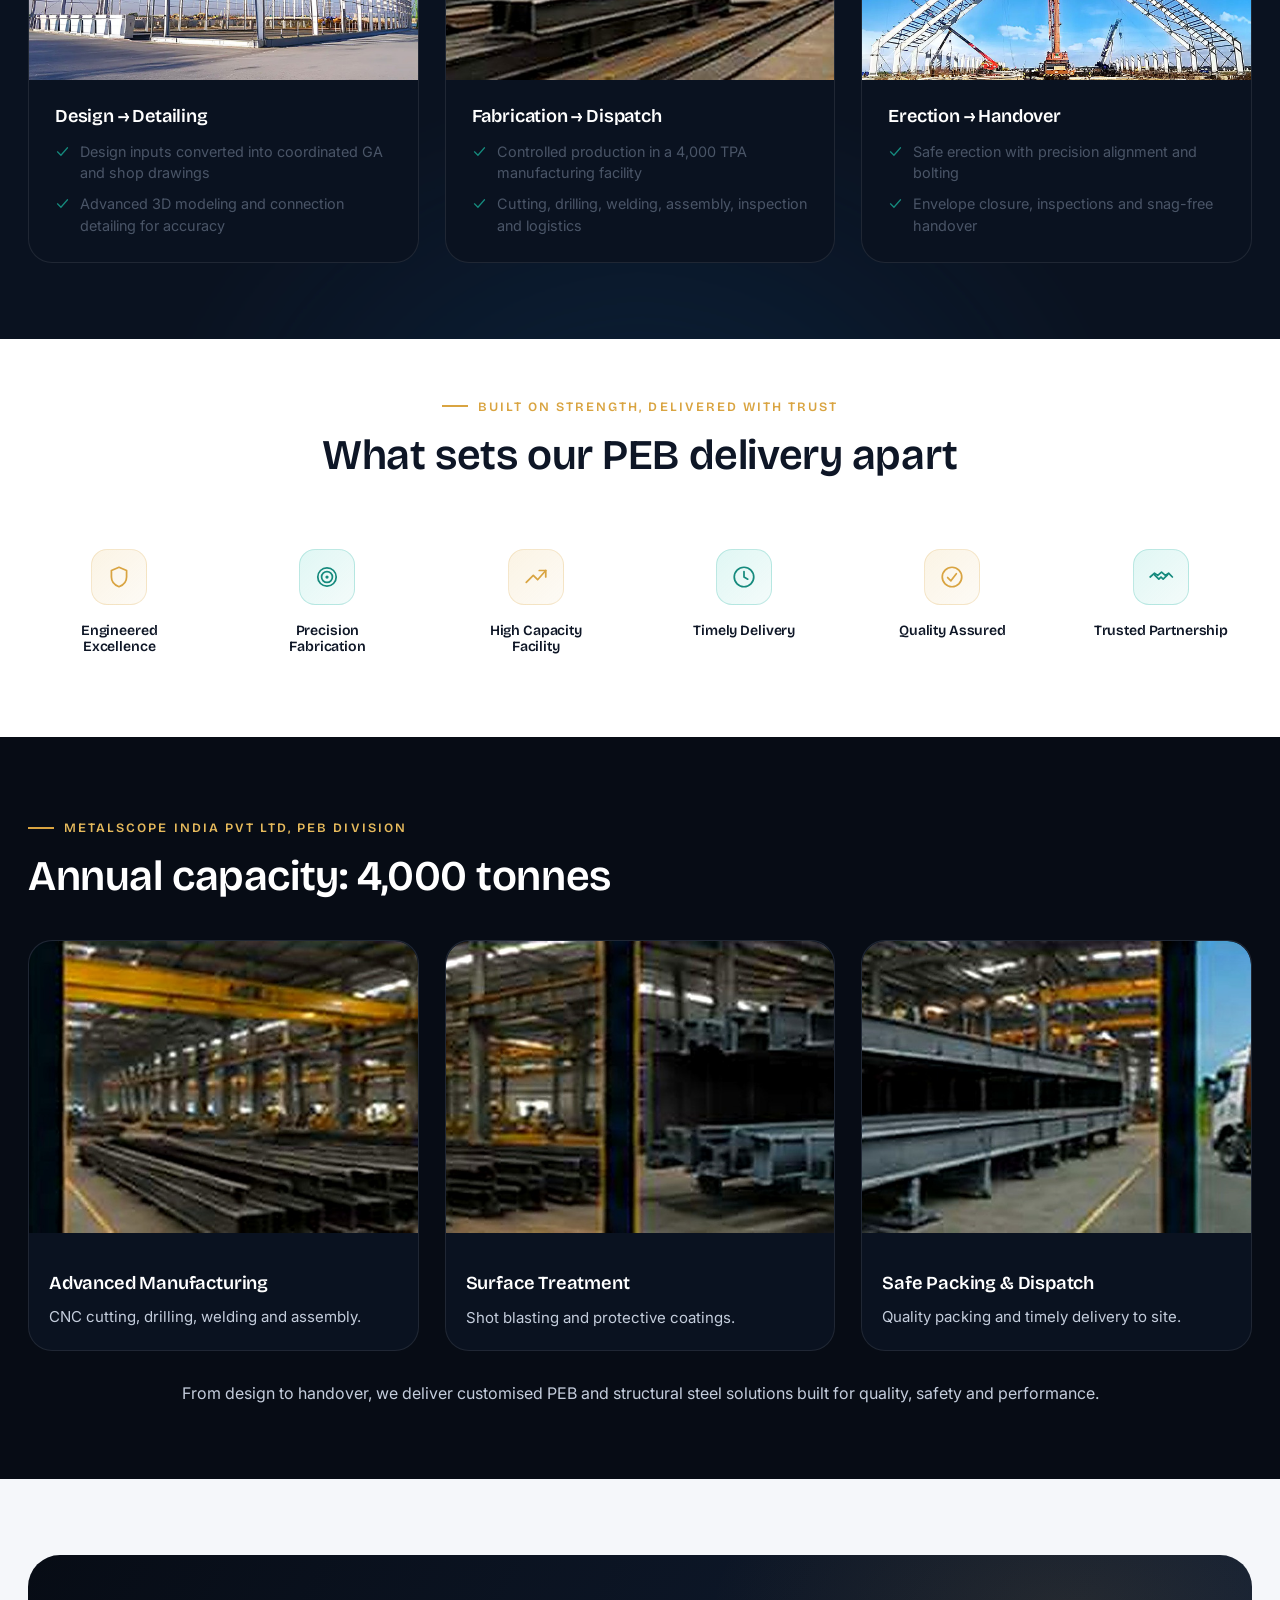
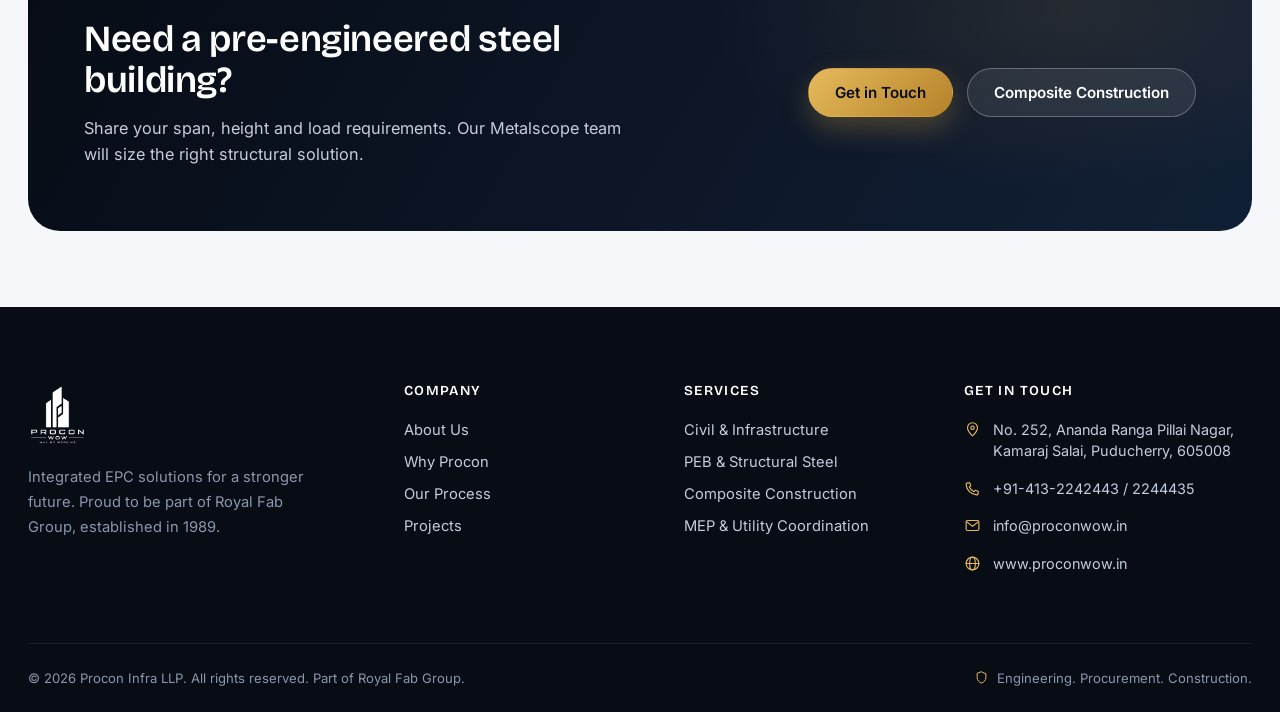
<file: services/peb-structural-steel.html>
<!doctype html>
<html lang="en">
<head>
<meta charset="UTF-8">
<meta name="viewport" content="width=device-width, initial-scale=1.0">
<title>PEB &amp; Structural Steel | Procon Infra LLP</title>
<meta name="description" content="Precision-engineered pre-engineered buildings and structural steel from Metalscope India Pvt Ltd, Procon Infra LLP's PEB division with a 4,000 TPA manufacturing facility.">
<link rel="icon" href="../assets/images/logo-black.jpg">
<link rel="stylesheet" href="../css/style.css">
</head>
<body>

<header class="navbar">
  <div class="navbar__inner">
    <a href="../index.html" class="brand"><span class="brand__chip"><img src="../assets/images/logo-white.png" alt="Procon Infra LLP"></span></a>
    <nav class="nav-pills" aria-label="Primary">
      <span class="nav-pills__glow"></span>
      <div class="nav-item"><a href="../index.html" class="nav-link">Home</a></div>
      <div class="nav-item"><a href="../about.html" class="nav-link">About</a></div>
      <div class="nav-item has-dropdown open">
        <a href="index.html" class="nav-link is-active">Services
          <svg viewBox="0 0 24 24" fill="none" stroke="currentColor" stroke-width="2" stroke-linecap="round" stroke-linejoin="round"><polyline points="5 9 12 16 19 9"/></svg>
        </a>
        <div class="nav-dropdown">
          <a href="civil-infrastructure.html"><span class="ic"><svg viewBox="0 0 24 24" fill="none" stroke="currentColor" stroke-width="1.6" stroke-linecap="round" stroke-linejoin="round"><path d="M3 21h18"/><path d="M5 21V10l3-3 3 3v11"/><path d="M13 21V7l3-3 3 3v14"/></svg></span>Civil &amp; Infrastructure</a>
          <a href="peb-structural-steel.html"><span class="ic"><svg viewBox="0 0 24 24" fill="none" stroke="currentColor" stroke-width="1.6" stroke-linecap="round" stroke-linejoin="round"><path d="M3 20V9l9-5 9 5v11"/><path d="M3 9l9 5 9-5"/><path d="M12 14v6"/></svg></span>PEB &amp; Structural Steel</a>
          <a href="composite-construction.html"><span class="ic"><svg viewBox="0 0 24 24" fill="none" stroke="currentColor" stroke-width="1.6" stroke-linecap="round" stroke-linejoin="round"><path d="M12 3l9 4.5-9 4.5-9-4.5L12 3z"/><path d="M3 12l9 4.5 9-4.5"/><path d="M3 16.5L12 21l9-4.5"/></svg></span>Composite Construction</a>
          <a href="mep-utility.html"><span class="ic"><svg viewBox="0 0 24 24" fill="none" stroke="currentColor" stroke-width="1.6" stroke-linecap="round" stroke-linejoin="round"><circle cx="12" cy="12" r="3"/><path d="M12 3v2.2M12 18.8V21M21 12h-2.2M5.2 12H3M18.1 5.9l-1.6 1.6M7.5 16.5l-1.6 1.6M18.1 18.1l-1.6-1.6M7.5 7.5L5.9 5.9"/></svg></span>MEP &amp; Utility Coordination</a>
        </div>
      </div>
      <div class="nav-item"><a href="../process.html" class="nav-link">Process</a></div>
      <div class="nav-item"><a href="../why-procon.html" class="nav-link">Why Us</a></div>
      <div class="nav-item"><a href="../projects.html" class="nav-link">Projects</a></div>
      <div class="nav-item"><a href="../contact.html" class="nav-link">Contact</a></div>
    </nav>
    <div class="nav-cta">
      <a href="../contact.html" class="btn btn-gold btn-sm">Get a Quote</a>
      <button class="navbar__toggle" aria-label="Open menu"><svg viewBox="0 0 24 24" fill="none" stroke="currentColor" stroke-width="1.8" stroke-linecap="round"><line x1="3.5" y1="7" x2="20.5" y2="7"/><line x1="3.5" y1="12" x2="20.5" y2="12"/><line x1="3.5" y1="17" x2="20.5" y2="17"/></svg></button>
    </div>
  </div>
</header>

<div class="mobile-drawer">
  <div class="mobile-drawer__top">
    <span class="brand__chip"><img src="../assets/images/logo-white.png" alt="Procon Infra LLP"></span>
    <button class="mobile-drawer__close" aria-label="Close menu"><svg style="width:22px;height:22px;color:#fff" viewBox="0 0 24 24" fill="none" stroke="currentColor" stroke-width="1.8" stroke-linecap="round"><line x1="5" y1="5" x2="19" y2="19"/><line x1="19" y1="5" x2="5" y2="19"/></svg></button>
  </div>
  <ul class="mobile-drawer__list">
    <li><a href="../index.html">Home</a></li>
    <li><a href="../about.html">About</a></li>
    <li class="mdrop open">
      <div class="mdrop__head">Services <svg viewBox="0 0 24 24" fill="none" stroke="currentColor" stroke-width="2" stroke-linecap="round" stroke-linejoin="round"><polyline points="5 9 12 16 19 9"/></svg></div>
      <div class="mdrop__panel">
        <a href="civil-infrastructure.html">Civil &amp; Infrastructure</a>
        <a href="peb-structural-steel.html">PEB &amp; Structural Steel</a>
        <a href="composite-construction.html">Composite Construction</a>
        <a href="mep-utility.html">MEP &amp; Utility Coordination</a>
      </div>
    </li>
    <li><a href="../process.html">Process</a></li>
    <li><a href="../why-procon.html">Why Us</a></li>
    <li><a href="../projects.html">Projects</a></li>
    <li><a href="../contact.html">Contact</a></li>
  </ul>
  <div class="mobile-drawer__cta"><a href="../contact.html" class="btn btn-gold">Get a Quote</a></div>
  <div class="mobile-drawer__contact">+91-413-2242443 / 2244435<br>info@proconwow.in<br>No. 252, Ananda Ranga Pillai Nagar, Kamaraj Salai, Puducherry, 605008</div>
</div>

<!-- ===================== PAGE HERO ===================== -->
<section class="page-hero surface-grid">
  <div class="page-hero__bg"><img src="../assets/images/peb-erection.jpg" alt=""></div>
  <div class="container page-hero__inner">
    <div class="breadcrumb"><a href="../index.html">Home</a><span>/</span><a href="index.html">Services</a><span>/</span><span>PEB &amp; Structural Steel</span></div>
    <span class="eyebrow">PEB &amp; structural steel</span>
    <h1>Engineered for strength. Built for performance.</h1>
    <p class="lead">Our PEB division, Metalscope India Pvt Ltd, delivers high-quality, precision-engineered steel structures for industrial and commercial applications.</p>
  </div>
</section>

<!-- ===================== METALSCOPE CALLOUT ===================== -->
<section class="section bg-white">
  <div class="container">
    <div class="split">
      <div class="reveal">
        <span class="eyebrow">Our PEB division</span>
        <h2 style="font-size:clamp(1.7rem,2.8vw,2.3rem)">Metalscope India Pvt Ltd</h2>
        <p style="margin-top:14px;color:var(--tx-d2);font-size:1.02rem;line-height:1.7">A state-of-the-art manufacturing facility delivering precision manufacturing and reliable delivery for industrial and commercial steel structures.</p>
        <div style="display:flex;align-items:baseline;gap:12px;margin-top:28px">
          <span class="count" data-target="4000" data-suffix="" style="font-family:'Bricolage Grotesque',sans-serif;font-weight:700;font-size:3.4rem;color:var(--gold-600);line-height:1">0</span>
          <span style="font-weight:600;color:var(--tx-d1)">tonnes<br>annual capacity</span>
        </div>
        <ul class="check-list mt-24">
          <li><svg viewBox="0 0 24 24" fill="none" stroke="currentColor" stroke-width="2" stroke-linecap="round" stroke-linejoin="round"><polyline points="4 12.5 9.5 18 20 6"/></svg> Structural analysis and design coordination</li>
          <li><svg viewBox="0 0 24 24" fill="none" stroke="currentColor" stroke-width="2" stroke-linecap="round" stroke-linejoin="round"><polyline points="4 12.5 9.5 18 20 6"/></svg> GA drawings, fabrication drawings and connection detailing</li>
          <li><svg viewBox="0 0 24 24" fill="none" stroke="currentColor" stroke-width="2" stroke-linecap="round" stroke-linejoin="round"><polyline points="4 12.5 9.5 18 20 6"/></svg> Built-up columns and rafters, hot-rolled steel and CFS members</li>
          <li><svg viewBox="0 0 24 24" fill="none" stroke="currentColor" stroke-width="2" stroke-linecap="round" stroke-linejoin="round"><polyline points="4 12.5 9.5 18 20 6"/></svg> Heavy industrial structures, crane-support buildings and platforms</li>
          <li><svg viewBox="0 0 24 24" fill="none" stroke="currentColor" stroke-width="2" stroke-linecap="round" stroke-linejoin="round"><polyline points="4 12.5 9.5 18 20 6"/></svg> Fabrication planning, surface preparation and protective coatings</li>
          <li><svg viewBox="0 0 24 24" fill="none" stroke="currentColor" stroke-width="2" stroke-linecap="round" stroke-linejoin="round"><polyline points="4 12.5 9.5 18 20 6"/></svg> Site erection, alignment, bolting, welding and final touch-up</li>
        </ul>
      </div>
      <div class="rounded-media reveal" style="aspect-ratio:4/3">
        <img src="../assets/images/peb-design-bim.jpg" alt="PEB structural steel BIM model">
      </div>
    </div>
  </div>
</section>

<!-- ===================== END TO END PROCESS ===================== -->
<section class="section bg-panel surface-aurora" style="overflow:hidden">
  <div class="container">
    <div class="section-head center reveal">
      <span class="eyebrow">Our end-to-end process</span>
      <h2 style="color:#fff">From design to handover</h2>
    </div>
    <div class="grid grid-3 reveal reveal-stagger">
      <div class="feature-card spot-card tilt" style="--i:0;background:var(--navy-900);border-color:var(--line-dark)">
        <div class="feature-card__media"><span class="feature-card__num">01</span><img src="../assets/images/peb-design-bim.jpg" alt="Design and detailing BIM model"></div>
        <div class="feature-card__body">
          <h3 style="color:#fff">Design &rarr; Detailing</h3>
          <ul>
            <li><svg viewBox="0 0 24 24" fill="none" stroke="currentColor" stroke-width="2" stroke-linecap="round"><polyline points="4 12.5 9.5 18 20 6"/></svg> Design inputs converted into coordinated GA and shop drawings</li>
            <li><svg viewBox="0 0 24 24" fill="none" stroke="currentColor" stroke-width="2" stroke-linecap="round"><polyline points="4 12.5 9.5 18 20 6"/></svg> Advanced 3D modeling and connection detailing for accuracy</li>
          </ul>
        </div>
      </div>
      <div class="feature-card spot-card tilt" style="--i:1;background:var(--navy-900);border-color:var(--line-dark)">
        <div class="feature-card__media"><span class="feature-card__num">02</span><img src="../assets/images/peb-manufacturing.jpg" alt="Fabrication and dispatch facility"></div>
        <div class="feature-card__body">
          <h3 style="color:#fff">Fabrication &rarr; Dispatch</h3>
          <ul>
            <li><svg viewBox="0 0 24 24" fill="none" stroke="currentColor" stroke-width="2" stroke-linecap="round"><polyline points="4 12.5 9.5 18 20 6"/></svg> Controlled production in a 4,000 TPA manufacturing facility</li>
            <li><svg viewBox="0 0 24 24" fill="none" stroke="currentColor" stroke-width="2" stroke-linecap="round"><polyline points="4 12.5 9.5 18 20 6"/></svg> Cutting, drilling, welding, assembly, inspection and logistics</li>
          </ul>
        </div>
      </div>
      <div class="feature-card spot-card tilt" style="--i:2;background:var(--navy-900);border-color:var(--line-dark)">
        <div class="feature-card__media"><span class="feature-card__num">03</span><img src="../assets/images/peb-erection.jpg" alt="Site erection of steel structure"></div>
        <div class="feature-card__body">
          <h3 style="color:#fff">Erection &rarr; Handover</h3>
          <ul>
            <li><svg viewBox="0 0 24 24" fill="none" stroke="currentColor" stroke-width="2" stroke-linecap="round"><polyline points="4 12.5 9.5 18 20 6"/></svg> Safe erection with precision alignment and bolting</li>
            <li><svg viewBox="0 0 24 24" fill="none" stroke="currentColor" stroke-width="2" stroke-linecap="round"><polyline points="4 12.5 9.5 18 20 6"/></svg> Envelope closure, inspections and snag-free handover</li>
          </ul>
        </div>
      </div>
    </div>
  </div>
</section>

<!-- ===================== BUILT ON STRENGTH ===================== -->
<section class="section-tight bg-white">
  <div class="container">
    <div class="section-head center reveal">
      <span class="eyebrow">Built on strength, delivered with trust</span>
      <h2>What sets our PEB delivery apart</h2>
    </div>
    <div class="grid grid-6 reveal reveal-stagger">
      <div class="value-card" style="--i:0"><div class="icon-badge"><svg viewBox="0 0 24 24" fill="none" stroke="currentColor" stroke-width="1.6" stroke-linecap="round" stroke-linejoin="round"><path d="M12 3l7 3v6c0 4.5-3 7.5-7 9-4-1.5-7-4.5-7-9V6z"/></svg></div><h3 style="font-size:.88rem">Engineered Excellence</h3></div>
      <div class="value-card" style="--i:1"><div class="icon-badge teal"><svg viewBox="0 0 24 24" fill="none" stroke="currentColor" stroke-width="1.6" stroke-linecap="round" stroke-linejoin="round"><circle cx="12" cy="12" r="8.5"/><circle cx="12" cy="12" r="5"/><circle cx="12" cy="12" r="1.5" fill="currentColor" stroke="none"/></svg></div><h3 style="font-size:.88rem">Precision Fabrication</h3></div>
      <div class="value-card" style="--i:2"><div class="icon-badge"><svg viewBox="0 0 24 24" fill="none" stroke="currentColor" stroke-width="1.6" stroke-linecap="round" stroke-linejoin="round"><polyline points="3 17 9.5 10.5 13.5 14.5 21 6"/><polyline points="15 6 21 6 21 12"/></svg></div><h3 style="font-size:.88rem">High Capacity Facility</h3></div>
      <div class="value-card" style="--i:3"><div class="icon-badge teal"><svg viewBox="0 0 24 24" fill="none" stroke="currentColor" stroke-width="1.6" stroke-linecap="round" stroke-linejoin="round"><circle cx="12" cy="12" r="9"/><path d="M12 7v5l3.5 2"/></svg></div><h3 style="font-size:.88rem">Timely Delivery</h3></div>
      <div class="value-card" style="--i:4"><div class="icon-badge"><svg viewBox="0 0 24 24" fill="none" stroke="currentColor" stroke-width="1.6" stroke-linecap="round" stroke-linejoin="round"><circle cx="12" cy="12" r="9"/><polyline points="8 12.5 11 15.5 16 9"/></svg></div><h3 style="font-size:.88rem">Quality Assured</h3></div>
      <div class="value-card" style="--i:5"><div class="icon-badge teal"><svg viewBox="0 0 24 24" fill="none" stroke="currentColor" stroke-width="1.6" stroke-linecap="round" stroke-linejoin="round"><path d="M2 12l4-3.5 3 2 3.5-3 3.5 3 3-2 3.5 3.5"/><path d="M6 10l4 4 2-2 2 2 4-4"/></svg></div><h3 style="font-size:.88rem">Trusted Partnership</h3></div>
    </div>
  </div>
</section>

<!-- ===================== FACILITY GALLERY ===================== -->
<section class="section bg-dark surface-dots" style="overflow:hidden">
  <div class="container">
    <div class="section-head reveal">
      <span class="eyebrow">Metalscope India Pvt Ltd, PEB division</span>
      <h2 style="color:#fff">Annual capacity: 4,000 tonnes</h2>
    </div>
    <div class="grid grid-3 reveal reveal-stagger">
      <div class="card-dark spot-card" style="--i:0;padding:0;overflow:hidden">
        <div style="aspect-ratio:4/3;overflow:hidden;border-radius:var(--radius-lg) var(--radius-lg) 0 0"><img src="../assets/images/peb-cnc.jpg" alt="Advanced manufacturing, CNC cutting" style="width:100%;height:100%;object-fit:cover"></div>
        <div style="padding:20px"><h3>Advanced Manufacturing</h3><p>CNC cutting, drilling, welding and assembly.</p></div>
      </div>
      <div class="card-dark spot-card" style="--i:1;padding:0;overflow:hidden">
        <div style="aspect-ratio:4/3;overflow:hidden;border-radius:var(--radius-lg) var(--radius-lg) 0 0"><img src="../assets/images/peb-surface.jpg" alt="Surface treatment, shot blasting" style="width:100%;height:100%;object-fit:cover"></div>
        <div style="padding:20px"><h3>Surface Treatment</h3><p>Shot blasting and protective coatings.</p></div>
      </div>
      <div class="card-dark spot-card" style="--i:2;padding:0;overflow:hidden">
        <div style="aspect-ratio:4/3;overflow:hidden;border-radius:var(--radius-lg) var(--radius-lg) 0 0"><img src="../assets/images/peb-dispatch.jpg" alt="Safe packing and dispatch" style="width:100%;height:100%;object-fit:cover"></div>
        <div style="padding:20px"><h3>Safe Packing &amp; Dispatch</h3><p>Quality packing and timely delivery to site.</p></div>
      </div>
    </div>
    <p class="text-center reveal" style="margin-top:32px;color:var(--tx-2)">From design to handover, we deliver customised PEB and structural steel solutions built for quality, safety and performance.</p>
  </div>
</section>

<!-- ===================== CTA ===================== -->
<section class="section bg-paper">
  <div class="container reveal">
    <div class="cta-banner">
      <div class="cta-banner__text">
        <h2>Need a pre-engineered steel building?</h2>
        <p>Share your span, height and load requirements. Our Metalscope team will size the right structural solution.</p>
      </div>
      <div class="cta-banner__actions">
        <a href="../contact.html" class="btn btn-gold">Get in Touch</a>
        <a href="composite-construction.html" class="btn btn-ghost-light">Composite Construction</a>
      </div>
    </div>
  </div>
</section>

<footer class="footer">
  <div class="container">
    <div class="footer__top">
      <div class="footer__brand">
        <img src="../assets/images/logo-white.png" alt="Procon Infra LLP">
        <p>Integrated EPC solutions for a stronger future. Proud to be part of Royal Fab Group, established in 1989.</p>
      </div>
      <div>
        <h4>Company</h4>
        <ul class="footer__links">
          <li><a href="../about.html">About Us</a></li>
          <li><a href="../why-procon.html">Why Procon</a></li>
          <li><a href="../process.html">Our Process</a></li>
          <li><a href="../projects.html">Projects</a></li>
        </ul>
      </div>
      <div>
        <h4>Services</h4>
        <ul class="footer__links">
          <li><a href="civil-infrastructure.html">Civil &amp; Infrastructure</a></li>
          <li><a href="peb-structural-steel.html">PEB &amp; Structural Steel</a></li>
          <li><a href="composite-construction.html">Composite Construction</a></li>
          <li><a href="mep-utility.html">MEP &amp; Utility Coordination</a></li>
        </ul>
      </div>
      <div>
        <h4>Get in Touch</h4>
        <ul class="footer__contact">
          <li><svg viewBox="0 0 24 24" fill="none" stroke="currentColor" stroke-width="1.6" stroke-linecap="round" stroke-linejoin="round"><path d="M12 21s7-6.6 7-11.5A7 7 0 0 0 5 9.5C5 14.4 12 21 12 21z"/><circle cx="12" cy="9.5" r="2.4"/></svg> No. 252, Ananda Ranga Pillai Nagar, Kamaraj Salai, Puducherry, 605008</li>
          <li><svg viewBox="0 0 24 24" fill="none" stroke="currentColor" stroke-width="1.6" stroke-linecap="round" stroke-linejoin="round"><path d="M5 4h3.2l1.3 4.3-2 1.6a13 13 0 0 0 6.6 6.6l1.6-2L20 15.8V19a2 2 0 0 1-2.2 2A16 16 0 0 1 3 6.2 2 2 0 0 1 5 4z"/></svg> +91-413-2242443 / 2244435</li>
          <li><svg viewBox="0 0 24 24" fill="none" stroke="currentColor" stroke-width="1.6" stroke-linecap="round" stroke-linejoin="round"><rect x="3" y="5" width="18" height="14" rx="2"/><path d="M3.5 6.5L12 13l8.5-6.5"/></svg> info@proconwow.in</li>
          <li><svg viewBox="0 0 24 24" fill="none" stroke="currentColor" stroke-width="1.6" stroke-linecap="round" stroke-linejoin="round"><circle cx="12" cy="12" r="9"/><ellipse cx="12" cy="12" rx="4" ry="9"/><line x1="3" y1="12" x2="21" y2="12"/></svg> www.proconwow.in</li>
        </ul>
      </div>
    </div>
    <div class="footer__bottom">
      <span>&copy; 2026 Procon Infra LLP. All rights reserved. Part of Royal Fab Group.</span>
      <span class="footer__badge"><svg viewBox="0 0 24 24" fill="none" stroke="currentColor" stroke-width="1.6" stroke-linecap="round" stroke-linejoin="round"><path d="M12 3l7 3v6c0 4.5-3 7.5-7 9-4-1.5-7-4.5-7-9V6z"/></svg> Engineering. Procurement. Construction.</span>
    </div>
  </div>
</footer>

<button class="to-top" aria-label="Back to top"><svg viewBox="0 0 24 24" fill="none" stroke="currentColor" stroke-width="1.8" stroke-linecap="round" stroke-linejoin="round"><line x1="4" y1="12" x2="19" y2="12"/><polyline points="13 6 19 12 13 18"/></svg></button>
<script src="../js/main.js"></script>
</body>
</html>
</file>
<file: css/style.css>
/* =========================================================
   PROCON INFRA LLP — Global Stylesheet
   Design system: dark engineering navy + gold + teal accents
========================================================= */

@import url('https://fonts.googleapis.com/css2?family=Bricolage+Grotesque:opsz,wght@12..96,500;12..96,600;12..96,700;12..96,800&family=Inter:wght@400;500;600;700&display=swap');

:root{
  /* neutrals */
  --navy-950:#070c15;
  --navy-900:#0a1220;
  --navy-850:#0d1729;
  --navy-800:#111f36;
  --navy-700:#182c4a;
  --navy-600:#25406655;
  --ink:#0a1220;
  --paper:#f5f7fa;
  --paper-dim:#eceff4;
  --white:#ffffff;

  /* text on dark */
  --tx-1:#ffffff;
  --tx-2:#c4cddc;
  --tx-3:#8a97ad;

  /* text on light */
  --tx-d1:#0e1626;
  --tx-d2:#4a5567;
  --tx-d3:#7a8496;

  /* accents */
  --gold-300:#f0cd85;
  --gold-400:#e6ba5c;
  --gold-500:#d9a441;
  --gold-600:#b5822a;
  --teal-300:#7fe4d6;
  --teal-400:#3ecdbb;
  --teal-500:#1fb0a0;
  --teal-600:#158a7d;

  --line-dark:rgba(255,255,255,.09);
  --line-light:rgba(10,18,32,.09);

  --radius-sm:10px;
  --radius-md:16px;
  --radius-lg:24px;
  --radius-xl:32px;
  --radius-pill:999px;

  --shadow-sm:0 2px 10px rgba(4,8,16,.18);
  --shadow-md:0 12px 32px rgba(4,8,16,.24);
  --shadow-lg:0 24px 64px rgba(4,8,16,.34);
  --shadow-gold:0 12px 28px rgba(217,164,65,.28);

  --ease:cubic-bezier(.22,.8,.24,1);
  --container:1288px;
}

/* ---------- reset ---------- */
*,*::before,*::after{box-sizing:border-box}
html{scroll-behavior:smooth}
body{margin:0;background:var(--paper);color:var(--tx-d1);font-family:'Inter',system-ui,-apple-system,Segoe UI,Arial,sans-serif;-webkit-font-smoothing:antialiased;overflow-x:hidden}
img{max-width:100%;display:block}
a{color:inherit;text-decoration:none}
ul{margin:0;padding:0;list-style:none}
button{font:inherit;cursor:pointer;background:none;border:0;appearance:none;color:inherit}
h1,h2,h3,h4{font-family:'Bricolage Grotesque',system-ui,sans-serif;font-weight:600;line-height:1.12;margin:0;letter-spacing:-.01em}
p{margin:0}
svg{width:1em;height:1em;flex-shrink:0;display:inline-block;vertical-align:middle}
.container{max-width:var(--container);margin-inline:auto;padding-inline:28px}
@media (max-width:640px){ .container{padding-inline:20px} }

::selection{background:var(--gold-400);color:var(--navy-950)}

/* ---------- scroll reveal ---------- */
.reveal{opacity:0;transform:translateY(16px);transition:opacity .5s var(--ease),transform .5s var(--ease)}
.reveal.in-view{opacity:1;transform:translateY(0)}
.reveal-stagger > *{transition-delay:calc(var(--i,0) * 90ms)}

/* =========================================================
   NAVBAR
========================================================= */
.navbar{
  position:fixed; top:0; left:0; right:0; z-index:1000;
  height:98px; background:var(--navy-900);
  border-bottom:1px solid var(--line-dark);
  box-shadow:0 4px 24px rgba(0,0,0,.18);
}
.navbar__inner{
  max-width:var(--container); margin-inline:auto; height:100%;
  padding-inline:28px;
  display:flex; align-items:center; justify-content:space-between; gap:20px;
}
.brand{display:flex;align-items:center}
.brand__chip{display:flex; align-items:center}
.brand__chip img{height:90px;width:auto;display:block}

.nav-pills{
  position:relative; display:flex; align-items:center; gap:1px;
  background:rgba(255,255,255,.055); border:1px solid rgba(255,255,255,.09);
  border-radius:var(--radius-pill); padding:5px;
}
.nav-pills__glow{
  position:absolute; top:5px; bottom:5px; left:5px; width:0;
  border-radius:var(--radius-pill);
  background:linear-gradient(135deg,var(--gold-400),var(--gold-600));
  opacity:0; z-index:1; pointer-events:none;
  transition:transform .32s var(--ease), width .32s var(--ease), opacity .2s ease;
}
.nav-item{position:relative;z-index:2}
.nav-link{
  position:relative; z-index:2; display:flex; align-items:center; gap:5px;
  padding:10px 16px; border-radius:var(--radius-pill);
  color:var(--tx-2); font-size:.94rem; font-weight:500; white-space:nowrap;
  transition:color .25s var(--ease);
}
.nav-link:hover,.nav-link.is-active{color:var(--navy-950)}
.nav-link svg{width:14px;height:14px;transition:transform .25s var(--ease)}
.nav-item:hover .nav-link svg,.nav-item.open .nav-link svg{transform:rotate(180deg)}

.nav-dropdown{
  position:absolute; top:calc(100% + 14px); left:50%; transform:translateX(-50%) translateY(4px);
  min-width:290px; background:var(--navy-850); border:1px solid var(--line-dark);
  border-radius:var(--radius-md); padding:10px; box-shadow:var(--shadow-lg);
  opacity:0; visibility:hidden; transition:opacity .22s var(--ease), transform .22s var(--ease);
  z-index:50;
}
.nav-item:hover .nav-dropdown, .nav-item.open .nav-dropdown{opacity:1;visibility:visible;transform:translateX(-50%) translateY(0)}
.nav-dropdown a{
  display:flex; align-items:center; gap:12px; padding:11px 12px; border-radius:12px;
  color:var(--tx-2); font-size:.92rem; font-weight:500;
}
.nav-dropdown a:hover{background:rgba(255,255,255,.06);color:#fff}
.nav-dropdown a span.ic{
  width:34px;height:34px;border-radius:10px;display:grid;place-items:center;flex-shrink:0;
  background:rgba(230,186,92,.12); color:var(--gold-400);
}
.nav-dropdown a span.ic svg{width:17px;height:17px}

.nav-cta{display:flex;align-items:center;gap:12px}
.navbar__toggle{
  display:none; width:44px;height:44px;border-radius:12px; align-items:center;justify-content:center;
  background:rgba(255,255,255,.07); border:1px solid var(--line-dark); color:#fff; flex-shrink:0;
}
.navbar__toggle svg{width:20px;height:20px}

@media (max-width:1140px){
  .nav-pills{display:none}
  .nav-cta .btn{display:none}
  .navbar__toggle{display:flex}
}
@media (max-width:380px){
  .brand__chip img{height:80px}
}

/* mobile drawer */
.mobile-drawer{
  position:fixed; inset:0; z-index:1100; background:var(--navy-950);
  transform:translateX(100%); transition:transform .38s var(--ease);
  display:flex; flex-direction:column; padding:22px 22px 32px;
}
.mobile-drawer.open{transform:translateX(0)}
.mobile-drawer__top{display:flex; align-items:center; justify-content:space-between; margin-bottom:20px}
.mobile-drawer__close{width:44px;height:44px;border-radius:12px;background:rgba(255,255,255,.07)!important;display:flex;align-items:center;justify-content:center;flex-shrink:0}
.mobile-drawer__list{display:flex;flex-direction:column;gap:4px; overflow-y:auto}
.mobile-drawer__list > li > a, .mdrop__head{
  display:flex; align-items:center; justify-content:space-between; padding:16px 6px;
  color:#fff; font-size:1.12rem; font-weight:500; border-bottom:1px solid var(--line-dark);
}
.mdrop__head svg{width:18px;height:18px;transition:transform .25s}
.mdrop.open .mdrop__head svg{transform:rotate(180deg)}
.mdrop__panel{max-height:0; overflow:hidden; transition:max-height .3s var(--ease)}
.mdrop.open .mdrop__panel{max-height:340px}
.mdrop__panel a{display:block;padding:12px 6px 12px 16px;color:var(--tx-2);font-size:1rem;border-bottom:1px solid var(--line-dark)}
.mobile-drawer__cta{margin-top:24px;display:flex;flex-direction:column;gap:12px}
.mobile-drawer__contact{margin-top:auto; padding-top:20px; color:var(--tx-3); font-size:.88rem; line-height:1.7}
body.drawer-open{overflow:hidden}

/* =========================================================
   BUTTONS
========================================================= */
.btn{
  display:inline-flex; align-items:center; justify-content:center; gap:9px;
  padding:14px 26px; border-radius:var(--radius-pill); font-weight:600; font-size:.95rem;
  border:1px solid transparent; transition:transform .25s var(--ease), box-shadow .25s var(--ease), background .25s var(--ease), color .25s var(--ease), border-color .25s var(--ease);
  white-space:nowrap;
}
.btn svg{width:16px;height:16px}
.btn:active{transform:scale(.97)}
.btn-gold{background:linear-gradient(135deg,var(--gold-400),var(--gold-600)); color:var(--navy-950); box-shadow:var(--shadow-gold)}
.btn-gold:hover{transform:translateY(-2px); box-shadow:0 16px 34px rgba(217,164,65,.38)}
.btn-ghost-light{background:rgba(255,255,255,.08); color:#fff; border-color:rgba(255,255,255,.28)}
.btn-ghost-light:hover{background:rgba(255,255,255,.16); border-color:rgba(255,255,255,.5)}
.btn-ghost-dark{background:transparent; color:var(--tx-d1); border-color:rgba(14,22,38,.2)}
.btn-ghost-dark:hover{background:rgba(14,22,38,.06)}
.btn-sm{padding:10px 18px;font-size:.86rem}

/* =========================================================
   LAYOUT / SECTIONS
========================================================= */
.section{padding:76px 0}
.section-tight{padding:52px 0}
@media (max-width:860px){ .section{padding:56px 0} .section-tight{padding:40px 0} }

.bg-dark{background:var(--navy-950);color:var(--tx-1)}
.bg-panel{background:var(--navy-900);color:var(--tx-1)}
.bg-paper{background:var(--paper)}
.bg-white{background:#fff}

.eyebrow{
  display:inline-flex; align-items:center; gap:10px; font-family:'Bricolage Grotesque',sans-serif;
  font-weight:600; font-size:.8rem; letter-spacing:.16em; text-transform:uppercase; color:var(--gold-500);
  margin-bottom:18px;
}
.eyebrow::before{content:'';width:26px;height:2px;background:var(--gold-500);display:block}
.bg-dark .eyebrow, .bg-panel .eyebrow{color:var(--gold-400)}

.section-head{max-width:760px; margin-bottom:40px}
.section-head.center{margin-inline:auto; text-align:center}
.section-head h2{font-size:clamp(1.9rem,3.3vw,2.7rem)}
.section-head p{margin-top:18px; font-size:1.08rem; line-height:1.7; color:var(--tx-d2)}
.bg-dark .section-head p, .bg-panel .section-head p{color:var(--tx-2)}

.tag-strong{color:var(--gold-500)}
.bg-dark .tag-strong,.bg-panel .tag-strong{color:var(--gold-400)}
.tag-teal{color:var(--teal-600)}
.bg-dark .tag-teal,.bg-panel .tag-teal{color:var(--teal-400)}

/* grids */
.grid{display:grid; gap:26px}
.grid-2{grid-template-columns:repeat(2,1fr)}
.grid-3{grid-template-columns:repeat(3,1fr)}
.grid-4{grid-template-columns:repeat(4,1fr)}
.grid-6{grid-template-columns:repeat(6,1fr)}
@media (max-width:980px){ .grid-4{grid-template-columns:repeat(2,1fr)} .grid-6{grid-template-columns:repeat(3,1fr)} .grid-3{grid-template-columns:repeat(2,1fr)} }
@media (max-width:640px){ .grid-2,.grid-3,.grid-4{grid-template-columns:1fr} .grid-6{grid-template-columns:repeat(2,1fr)} }

/* =========================================================
   PAGE HERO (interior pages)
========================================================= */
.page-hero{
  position:relative; padding:174px 0 64px; background:var(--navy-950); color:#fff; overflow:hidden;
}
.page-hero__bg{position:absolute; inset:0; z-index:0}
.page-hero__bg img{width:100%;height:100%;object-fit:cover; opacity:.34}
.page-hero__bg::after{
  content:''; position:absolute; inset:0;
  background:linear-gradient(180deg, rgba(7,12,21,.55) 0%, rgba(7,12,21,.88) 65%, var(--navy-950) 100%);
}
.page-hero__inner{position:relative; z-index:1}
.breadcrumb{display:flex; align-items:center; gap:8px; font-size:.86rem; color:var(--tx-3); margin-bottom:22px}
.breadcrumb a:hover{color:var(--gold-400)}
.page-hero h1{font-size:clamp(2.3rem,5vw,3.6rem); max-width:820px}
.page-hero p.lead{margin-top:20px; font-size:1.14rem; color:var(--tx-2); max-width:640px; line-height:1.7}

/* =========================================================
   HOME HERO — 50/50 split, blended seam
========================================================= */
.hero{
  position:relative; min-height:100svh; display:grid; grid-template-columns:1.05fr 1fr;
  background:var(--navy-950); overflow:hidden;
}
.hero__text{
  position:relative; z-index:2; display:flex; flex-direction:column; justify-content:center;
  padding:148px 30px 56px clamp(28px,5vw,72px);
}
.hero__media{position:relative; overflow:hidden; background:var(--navy-950)}
.hero__media video, .hero__media img{width:100%; height:100%; object-fit:cover; object-position:center; display:block}
.hero__media::before{
  content:''; position:absolute; inset:0; z-index:1;
  background:linear-gradient(90deg, var(--navy-950) 0%, rgba(7,12,21,.7) 6%, rgba(7,12,21,.12) 16%, transparent 28%);
}
.hero__media::after{
  content:''; position:absolute; inset:0; z-index:1;
  background:linear-gradient(200deg, transparent 55%, rgba(7,12,21,.7) 100%);
}
.hero__inner{position:relative; z-index:1; width:100%}
@media (max-width:960px){
  .hero{grid-template-columns:1fr; min-height:auto}
  .hero__text{order:1; padding:134px 20px 36px}
  .hero__media{order:2; height:52vh; min-height:320px}
  .hero__media::before{background:linear-gradient(180deg, var(--navy-950) 0%, rgba(7,12,21,.6) 16%, transparent 42%)}
}
.hero__badge{
  display:inline-flex; align-items:center; gap:10px; padding:9px 18px; border-radius:var(--radius-pill);
  background:rgba(255,255,255,.08); border:1px solid rgba(255,255,255,.18); color:var(--tx-1);
  font-size:.84rem; font-weight:600; letter-spacing:.03em; margin-bottom:28px;
}
.hero__badge .dot{width:7px;height:7px;border-radius:50%;background:var(--teal-400); box-shadow:0 0 0 4px rgba(62,205,187,.22)}
.hero h1{
  font-size:clamp(2.5rem,6vw,4.6rem); color:#fff; max-width:900px; letter-spacing:-.02em;
}
.hero h1 em{font-style:normal; color:var(--gold-400)}
.hero p.lead{margin-top:26px; font-size:1.2rem; color:var(--tx-2); max-width:600px; line-height:1.7}
.hero__actions{display:flex; gap:16px; margin-top:42px; flex-wrap:wrap}
.hero__scroll{
  position:absolute; bottom:34px; left:50%; transform:translateX(-50%); z-index:1;
  display:flex; flex-direction:column; align-items:center; gap:10px; color:var(--tx-3); font-size:.76rem;
  letter-spacing:.14em; text-transform:uppercase;
}
.hero__scroll .stick{width:1px;height:38px;background:linear-gradient(var(--gold-400),transparent); position:relative; overflow:hidden}
.hero__scroll .stick::after{content:'';position:absolute;left:0;top:-100%;width:100%;height:100%;background:var(--gold-400);animation:scrollDrop 2.1s ease-in-out infinite}
@keyframes scrollDrop{0%{top:-100%}60%{top:100%}100%{top:100%}}

/* =========================================================
   STAT STRIP
========================================================= */
.stat-strip{
  display:grid; grid-template-columns:repeat(4,1fr); gap:0;
  border:1px solid var(--line-dark); border-radius:var(--radius-lg); overflow:hidden;
}
.stat-strip .stat{padding:34px 26px; text-align:center; border-right:1px solid var(--line-dark)}
.stat-strip .stat:last-child{border-right:none}
.stat .num{font-family:'Bricolage Grotesque',sans-serif; font-weight:700; font-size:clamp(1.9rem,3vw,2.7rem); color:var(--gold-400); line-height:1}
.stat .label{margin-top:10px; font-size:.86rem; color:var(--tx-3); line-height:1.5}
@media (max-width:760px){ .stat-strip{grid-template-columns:repeat(2,1fr)} .stat-strip .stat:nth-child(2){border-right:none} }

/* =========================================================
   CARDS
========================================================= */
.icon-badge{
  width:56px; height:56px; border-radius:16px; display:grid; place-items:center; flex-shrink:0;
  background:linear-gradient(135deg,rgba(230,186,92,.16),rgba(217,164,65,.05)); color:var(--gold-500);
  border:1px solid rgba(217,164,65,.22);
}
.icon-badge svg{width:26px;height:26px}
.icon-badge.teal{background:linear-gradient(135deg,rgba(62,205,187,.16),rgba(31,176,160,.05)); color:var(--teal-600); border-color:rgba(31,176,160,.24)}
.bg-dark .icon-badge.teal, .bg-panel .icon-badge.teal{color:var(--teal-400)}

.card{
  background:#fff; border:1px solid var(--line-light); border-radius:var(--radius-lg);
  padding:34px; transition:transform .35s var(--ease), box-shadow .35s var(--ease), border-color .35s var(--ease);
}
.card:hover{transform:translateY(-6px); box-shadow:var(--shadow-md); border-color:rgba(217,164,65,.35)}
.card h3{font-size:1.2rem; margin-top:22px}
.card p{margin-top:12px; color:var(--tx-d2); font-size:.96rem; line-height:1.65}
.card-link{margin-top:20px; display:inline-flex; align-items:center; gap:8px; font-weight:600; font-size:.9rem; color:var(--gold-600)}
.card-link svg{width:15px;height:15px; flex-shrink:0; transition:transform .25s var(--ease)}
.card:hover .card-link svg, .feature-card:hover .card-link svg{transform:translateX(4px)}

.card-dark{
  background:var(--navy-900); border:1px solid var(--line-dark); border-radius:var(--radius-lg); padding:34px;
  transition:transform .35s var(--ease), border-color .35s var(--ease);
}
.card-dark:hover{transform:translateY(-6px); border-color:rgba(217,164,65,.4)}
.card-dark h3{color:#fff; font-size:1.15rem; margin-top:20px}
.card-dark p{margin-top:12px; color:var(--tx-2); font-size:.94rem; line-height:1.6}

/* photo-topped feature card */
.feature-card{
  border-radius:var(--radius-lg); overflow:hidden; background:#fff; border:1px solid var(--line-light);
  transition:transform .35s var(--ease), box-shadow .35s var(--ease);
}
.feature-card:hover{transform:translateY(-6px); box-shadow:var(--shadow-md)}
.feature-card__media{position:relative; aspect-ratio:4/3; overflow:hidden; background:var(--navy-900)}
.feature-card__media img{width:100%;height:100%;object-fit:cover; transition:transform .6s var(--ease)}
.feature-card:hover .feature-card__media img{transform:scale(1.08)}
.feature-card__num{
  position:absolute; top:16px; left:16px; width:36px;height:36px;border-radius:10px;
  background:rgba(10,18,32,.72); backdrop-filter:blur(6px); color:var(--gold-400);
  display:grid; place-items:center; font-family:'Bricolage Grotesque',sans-serif; font-weight:700; font-size:.9rem;
}
.feature-card__body{padding:26px}
.feature-card__body h3{font-size:1.14rem}
.feature-card__body ul{margin-top:14px; display:flex; flex-direction:column; gap:9px}
.feature-card__body ul li{display:flex; gap:10px; font-size:.9rem; color:var(--tx-d2); line-height:1.5}
.feature-card__body ul li svg{width:15px;height:15px; color:var(--teal-600); flex-shrink:0; margin-top:3px}

/* simple bullet list */
.check-list{display:flex; flex-direction:column; gap:16px}
.check-list li{display:flex; gap:14px; align-items:flex-start; font-size:1rem; line-height:1.6; color:var(--tx-d2)}
.check-list li svg{width:20px;height:20px; color:var(--teal-600); flex-shrink:0; margin-top:2px}
.bg-dark .check-list li,.bg-panel .check-list li{color:var(--tx-2)}

/* =========================================================
   PROCESS / TIMELINE
========================================================= */
.stepper{display:flex; flex-direction:column}
.step{display:grid; grid-template-columns:64px 1fr; gap:24px; position:relative; padding-bottom:44px}
.step:last-child{padding-bottom:0}
.step__rail{position:relative; display:flex; flex-direction:column; align-items:center}
.step__num{
  width:56px;height:56px;border-radius:50%; background:var(--navy-900); border:1px solid rgba(217,164,65,.35);
  color:var(--gold-400); display:grid; place-items:center; font-family:'Bricolage Grotesque',sans-serif; font-weight:700;
  font-size:1.1rem; flex-shrink:0; z-index:1;
}
.step__line{flex:1; width:1px; background:linear-gradient(var(--line-dark),var(--line-dark)); margin-top:8px}
.bg-paper .step__line, .bg-white .step__line{background:var(--line-light)}
.step__num.on-light{background:#fff; border-color:rgba(217,164,65,.4)}
.step__content h3{font-size:1.16rem; color:var(--tx-1)}
.bg-paper .step__content h3, .bg-white .step__content h3{color:var(--tx-d1)}
.step__content p.desc{margin-top:8px; color:var(--tx-2); font-size:.94rem; max-width:640px; line-height:1.6}
.bg-paper .step__content p.desc, .bg-white .step__content p.desc{color:var(--tx-d2)}
.step__content ul{margin-top:14px; display:grid; grid-template-columns:1fr 1fr; gap:8px 24px}
@media (max-width:640px){ .step__content ul{grid-template-columns:1fr} }
.step__content ul li{display:flex; gap:9px; font-size:.9rem; color:var(--tx-2)}
.bg-paper .step__content ul li, .bg-white .step__content ul li{color:var(--tx-d2)}
.step__content ul li svg{width:14px;height:14px; color:var(--teal-400); margin-top:4px; flex-shrink:0}
.step__tag{
  display:inline-block; margin-bottom:8px; font-size:.72rem; letter-spacing:.1em; text-transform:uppercase;
  color:var(--gold-400); font-weight:700;
}

/* horizontal mini-stepper (used for quick process previews) */
.mini-steps{display:flex; align-items:stretch; gap:0; flex-wrap:wrap}
.mini-step{flex:1; min-width:150px; position:relative; padding:22px 20px; text-align:center}
.mini-step:not(:last-child)::after{
  content:''; position:absolute; top:34px; right:-2px; width:20px; height:1px; background:var(--line-dark);
}
.mini-step__num{
  width:44px;height:44px;border-radius:50%; margin-inline:auto; background:var(--navy-900);
  border:1px solid rgba(217,164,65,.35); color:var(--gold-400); display:grid; place-items:center;
  font-family:'Bricolage Grotesque',sans-serif; font-weight:700;
}
.mini-step h4{margin-top:14px; font-size:.92rem; color:var(--tx-1)}
.mini-step p{margin-top:6px; font-size:.8rem; color:var(--tx-3); line-height:1.5}

/* =========================================================
   ORG CHART
========================================================= */
.org-chart{display:flex; flex-direction:column; align-items:center; gap:0}
.org-node{
  background:var(--navy-900); border:1px solid rgba(217,164,65,.3); border-radius:14px;
  padding:14px 22px; text-align:center; color:#fff; min-width:200px;
}
.org-node.alt{border-color:var(--line-dark)}
.org-node b{display:block; font-size:.96rem; font-family:'Bricolage Grotesque',sans-serif}
.org-node span{display:block; font-size:.78rem; color:var(--tx-3); margin-top:3px}
.org-vline{width:1px; height:28px; background:var(--line-dark)}
.org-row-branch{display:flex; align-items:flex-start; justify-content:center; gap:36px; position:relative; flex-wrap:wrap}
.org-hline{position:absolute; top:0; left:50%; right:50%; height:1px; background:var(--line-dark)}
.org-branch-col{display:flex; flex-direction:column; align-items:center}
.org-departments{display:grid; grid-template-columns:repeat(6,1fr); gap:14px; max-width:1040px; margin-top:0}
@media (max-width:980px){ .org-departments{grid-template-columns:repeat(3,1fr)} }
@media (max-width:640px){ .org-departments{grid-template-columns:repeat(2,1fr)} }
.org-dept{background:var(--navy-900); border:1px solid var(--line-dark); border-radius:12px; padding:16px 12px; text-align:center}
.org-dept b{display:block; font-size:.86rem; color:#fff; font-family:'Bricolage Grotesque',sans-serif}
.org-dept span{display:block; margin-top:5px; font-size:.74rem; color:var(--tx-3)}

/* =========================================================
   PROFILE / LEADERSHIP
========================================================= */
.profile-card{
  display:flex; gap:24px; background:var(--navy-900); border:1px solid var(--line-dark);
  border-radius:var(--radius-lg); padding:26px; align-items:flex-start;
}
.profile-card img{width:110px; height:110px; border-radius:16px; object-fit:cover; flex-shrink:0; border:1px solid rgba(217,164,65,.3)}
.profile-card h3{color:#fff; font-size:1.2rem}
.profile-card .role{color:var(--gold-400); font-size:.85rem; font-weight:600; margin-top:4px}
.profile-card p.bio{margin-top:12px; color:var(--tx-2); font-size:.92rem; line-height:1.65}
@media (max-width:600px){ .profile-card{flex-direction:column; align-items:flex-start} }

/* =========================================================
   PROJECT / CASE STUDY CARDS
========================================================= */
.project-card{
  display:grid; grid-template-columns:1.1fr 1fr; gap:0; background:#fff; border:1px solid var(--line-light);
  border-radius:var(--radius-lg); overflow:hidden;
}
.project-card__media{position:relative; min-height:320px; background:var(--navy-900)}
.project-card__media img{width:100%; height:100%; object-fit:cover; position:absolute; inset:0}
.project-card__body{padding:40px}
.project-card__status{
  display:inline-flex; align-items:center; gap:8px; padding:6px 14px; border-radius:var(--radius-pill);
  font-size:.76rem; font-weight:700; letter-spacing:.05em; text-transform:uppercase; margin-bottom:16px;
}
.status-complete{background:rgba(31,176,160,.12); color:var(--teal-600)}
.status-progress{background:rgba(217,164,65,.14); color:var(--gold-600)}
.project-card__body h3{font-size:1.5rem}
.project-card__body .loc{margin-top:6px; color:var(--tx-d3); font-size:.88rem}
.project-meta{margin-top:22px; display:grid; grid-template-columns:1fr 1fr; gap:18px}
.project-meta div b{display:block; font-size:.72rem; text-transform:uppercase; letter-spacing:.08em; color:var(--tx-d3); font-weight:700; margin-bottom:6px}
.project-meta div span{font-size:.94rem; color:var(--tx-d1); font-weight:500; line-height:1.5}
.project-card.is-reversed{grid-template-columns:1fr 1.1fr}
.project-card.is-reversed .project-card__body{order:2}
.project-card.is-reversed .project-card__media{order:1}
@media (max-width:860px){
  .project-card, .project-card.is-reversed{grid-template-columns:1fr}
  .project-card__media{min-height:240px}
  .project-card.is-reversed .project-card__body, .project-card.is-reversed .project-card__media{order:0}
}

/* =========================================================
   CTA BANNER
========================================================= */
.cta-banner{
  position:relative; border-radius:var(--radius-xl); overflow:hidden; padding:64px 56px;
  background:linear-gradient(120deg,var(--navy-950),var(--navy-800));
  display:flex; align-items:center; justify-content:space-between; gap:32px; flex-wrap:wrap;
}
.cta-banner::before{
  content:''; position:absolute; inset:0; opacity:.5;
  background:radial-gradient(600px 300px at 85% 20%, rgba(217,164,65,.22), transparent 60%);
}
.cta-banner__text{position:relative; z-index:1; max-width:560px}
.cta-banner h2{color:#fff; font-size:clamp(1.6rem,3vw,2.3rem)}
.cta-banner p{margin-top:14px; color:var(--tx-2); font-size:1.02rem; line-height:1.6}
.cta-banner__actions{position:relative; z-index:1; display:flex; gap:14px; flex-wrap:wrap}

/* =========================================================
   FOOTER
========================================================= */
.footer{background:var(--navy-950); color:var(--tx-2); padding-top:76px}
.footer__top{display:grid; grid-template-columns:1.4fr 1fr 1fr 1.2fr; gap:40px; padding-bottom:52px; border-bottom:1px solid var(--line-dark)}
@media (max-width:900px){ .footer__top{grid-template-columns:1fr 1fr; row-gap:36px} }
@media (max-width:560px){ .footer__top{grid-template-columns:1fr} }
.footer__brand img{height:64px}
.footer__brand p{margin-top:18px; font-size:.92rem; line-height:1.7; max-width:280px; color:var(--tx-3)}
.footer h4{color:#fff; font-size:.86rem; text-transform:uppercase; letter-spacing:.1em; margin-bottom:20px}
.footer__links{display:flex; flex-direction:column; gap:12px}
.footer__links a{font-size:.92rem; color:var(--tx-2); transition:color .2s}
.footer__links a:hover{color:var(--gold-400)}
.footer__contact li{display:flex; gap:12px; align-items:flex-start; font-size:.9rem; margin-bottom:16px; color:var(--tx-2); line-height:1.5}
.footer__contact li svg{width:17px;height:17px; color:var(--gold-400); flex-shrink:0; margin-top:2px}
.footer__bottom{display:flex; align-items:center; justify-content:space-between; padding:26px 0; font-size:.82rem; color:var(--tx-3); flex-wrap:wrap; gap:12px}
.footer__badge{display:flex; align-items:center; gap:8px}
.footer__badge svg{width:15px;height:15px; color:var(--gold-400)}

/* back to top */
.to-top{
  position:fixed; right:24px; bottom:24px; width:48px; height:48px; border-radius:50%;
  background:var(--navy-900); border:1px solid rgba(217,164,65,.35); color:var(--gold-400);
  display:grid; place-items:center; opacity:0; visibility:hidden; transform:translateY(10px);
  transition:all .3s var(--ease); z-index:900;
}
.to-top.show{opacity:1; visibility:visible; transform:translateY(0)}
.to-top svg{width:18px;height:18px; transform:rotate(-90deg)}

/* =========================================================
   MISC UTILITIES
========================================================= */
.text-center{text-align:center}
.mt-8{margin-top:8px}.mt-16{margin-top:16px}.mt-24{margin-top:24px}.mt-32{margin-top:32px}.mt-48{margin-top:48px}
.split{display:grid; grid-template-columns:1fr 1fr; gap:64px; align-items:center}
@media (max-width:900px){ .split{grid-template-columns:1fr; gap:40px} }
@media (min-width:901px){ .sticky-col{position:sticky; top:110px} }
.rounded-media{border-radius:var(--radius-lg); overflow:hidden; position:relative}
.rounded-media img{width:100%; height:100%; object-fit:cover}

.pill-tag{
  display:inline-flex; align-items:center; gap:8px; padding:7px 14px; border-radius:var(--radius-pill);
  background:rgba(217,164,65,.12); color:var(--gold-600); font-size:.78rem; font-weight:700;
  text-transform:uppercase; letter-spacing:.06em;
}
.bg-dark .pill-tag, .bg-panel .pill-tag{background:rgba(230,186,92,.14); color:var(--gold-400)}

.divider-line{height:1px; background:var(--line-light); width:100%}
.bg-dark .divider-line, .bg-panel .divider-line{background:var(--line-dark)}

.value-card{text-align:center; padding:30px 22px}
.value-card .icon-badge{margin-inline:auto}
.value-card h3{margin-top:18px; font-size:1.02rem}
.value-card p{margin-top:10px}

.two-col-list{columns:2; gap:40px}
@media (max-width:640px){ .two-col-list{columns:1} }
.two-col-list li{break-inside:avoid; margin-bottom:18px}

/* map + contact */
.contact-card{display:flex; gap:16px; align-items:flex-start; padding:26px; background:#fff; border:1px solid var(--line-light); border-radius:var(--radius-lg)}
.contact-card .icon-badge{width:48px;height:48px;border-radius:14px}
.contact-card .icon-badge svg{width:21px;height:21px}
.contact-card h4{font-size:.98rem}
.contact-card p{margin-top:6px; color:var(--tx-d2); font-size:.92rem; line-height:1.6}

.form-field{display:flex; flex-direction:column; gap:8px; margin-bottom:20px}
.form-field label{font-size:.86rem; font-weight:600; color:var(--tx-d1)}
.form-field input, .form-field textarea, .form-field select{
  padding:14px 16px; border-radius:12px; border:1px solid rgba(14,22,38,.16); background:#fff;
  font-family:inherit; font-size:.95rem; color:var(--tx-d1); transition:border-color .2s, box-shadow .2s;
}
.form-field input:focus, .form-field textarea:focus, .form-field select:focus{
  outline:none; border-color:var(--gold-500); box-shadow:0 0 0 4px rgba(217,164,65,.14);
}
.form-row{display:grid; grid-template-columns:1fr 1fr; gap:18px}
@media (max-width:600px){ .form-row{grid-template-columns:1fr} }
.form-success{
  display:none; align-items:center; gap:14px; padding:20px 22px; border-radius:16px;
  background:rgba(31,176,160,.1); border:1px solid rgba(31,176,160,.35); color:var(--teal-600); font-weight:600;
}
.form-success.show{display:flex}
.form-success svg{width:22px;height:22px; flex-shrink:0}

.map-frame{border-radius:var(--radius-lg); overflow:hidden; border:1px solid var(--line-light); aspect-ratio:16/11}
.map-frame iframe{width:100%; height:100%; border:0}

/* =========================================================
   AURORA / GRID SURFACES  (vanilla ports of the gradient-mesh
   + blueprint-grid backgrounds used across modern component libs)
========================================================= */
.surface-aurora{position:relative; isolation:isolate}
.surface-aurora::before{
  content:''; position:absolute; inset:-20% -10%; z-index:-2; pointer-events:none;
  background:
    radial-gradient(38% 55% at 15% 20%, rgba(217,164,65,.22), transparent 60%),
    radial-gradient(42% 60% at 85% 15%, rgba(31,176,160,.20), transparent 60%),
    radial-gradient(50% 60% at 50% 100%, rgba(31,110,176,.16), transparent 65%);
  filter:blur(10px) saturate(120%);
  animation:auroraDrift 18s ease-in-out infinite alternate;
}
@keyframes auroraDrift{
  0%{transform:translate3d(0,0,0) scale(1)}
  50%{transform:translate3d(2%,-2%,0) scale(1.06)}
  100%{transform:translate3d(-2%,1%,0) scale(1.02)}
}
.surface-grid,.surface-dots{position:relative}
.surface-grid::after{
  content:''; position:absolute; inset:0; z-index:-1; pointer-events:none;
  background-image:
    linear-gradient(rgba(255,255,255,.055) 1px, transparent 1px),
    linear-gradient(90deg, rgba(255,255,255,.055) 1px, transparent 1px);
  background-size:44px 44px;
  -webkit-mask-image:radial-gradient(ellipse 85% 70% at 50% 0%, #000 45%, transparent 100%);
  mask-image:radial-gradient(ellipse 85% 70% at 50% 0%, #000 45%, transparent 100%);
}
.surface-dots::after{
  content:''; position:absolute; inset:0; z-index:-1; pointer-events:none;
  background-image:radial-gradient(rgba(255,255,255,.14) 1.4px, transparent 1.4px);
  background-size:26px 26px;
  -webkit-mask-image:radial-gradient(ellipse 80% 65% at 50% 30%, #000 40%, transparent 100%);
  mask-image:radial-gradient(ellipse 80% 65% at 50% 30%, #000 40%, transparent 100%);
}

/* =========================================================
   SPOTLIGHT CARD (cursor-follow glow, JS sets --mx/--my)
========================================================= */
.spot-card{position:relative; overflow:hidden}
.spot-card::before{
  content:''; position:absolute; inset:0; z-index:0; opacity:0; pointer-events:none;
  background:radial-gradient(240px circle at var(--mx,50%) var(--my,50%), rgba(230,186,92,.16), transparent 70%);
  transition:opacity .35s ease;
}
.spot-card:hover::before{opacity:1}
.spot-card > *{position:relative; z-index:1}

/* =========================================================
   MARQUEE
========================================================= */
.marquee{overflow:hidden; position:relative; -webkit-mask-image:linear-gradient(90deg,transparent,#000 8%,#000 92%,transparent); mask-image:linear-gradient(90deg,transparent,#000 8%,#000 92%,transparent)}
.marquee__track{display:flex; width:max-content; gap:0; animation:marqueeScroll 32s linear infinite}
.marquee:hover .marquee__track{animation-play-state:paused}
.marquee__item{display:flex; align-items:center; gap:12px; padding:0 30px; white-space:nowrap; font-family:'Bricolage Grotesque',sans-serif; font-weight:600; font-size:1.05rem; color:var(--tx-2)}
.marquee__item svg{width:16px;height:16px; color:var(--gold-400)}
@keyframes marqueeScroll{from{transform:translateX(0)}to{transform:translateX(-50%)}}

/* =========================================================
   BENTO GRID
========================================================= */
.bento{display:grid; grid-template-columns:repeat(6,1fr); grid-auto-rows:minmax(120px,auto); gap:18px}
.bento .b-wide{grid-column:span 4}
.bento .b-narrow{grid-column:span 2}
.bento .b-half{grid-column:span 3}
.bento .b-tall{grid-row:span 2}
@media (max-width:980px){
  .bento{grid-template-columns:repeat(2,1fr)}
  .bento .b-wide,.bento .b-narrow,.bento .b-half{grid-column:span 2}
}

/* =========================================================
   ANIMATED COUNTER
========================================================= */
.count{font-variant-numeric:tabular-nums}

/* =========================================================
   TILT (subtle perspective on pointer move, JS-driven)
========================================================= */
.tilt{transform-style:preserve-3d; transition:transform .25s var(--ease)}

/* glossy sweep on gold buttons */
.btn-gold{position:relative; overflow:hidden}
.btn-gold::after{
  content:''; position:absolute; top:0; left:-60%; width:40%; height:100%;
  background:linear-gradient(115deg, transparent, rgba(255,255,255,.55), transparent);
  transform:skewX(-18deg); transition:left .6s ease;
}
.btn-gold:hover::after{left:130%}

/* tighter section rhythm helpers */
.stack-tight > *+*{margin-top:14px}
.no-gap-below{padding-bottom:0}
.no-gap-above{padding-top:0}
</file>
